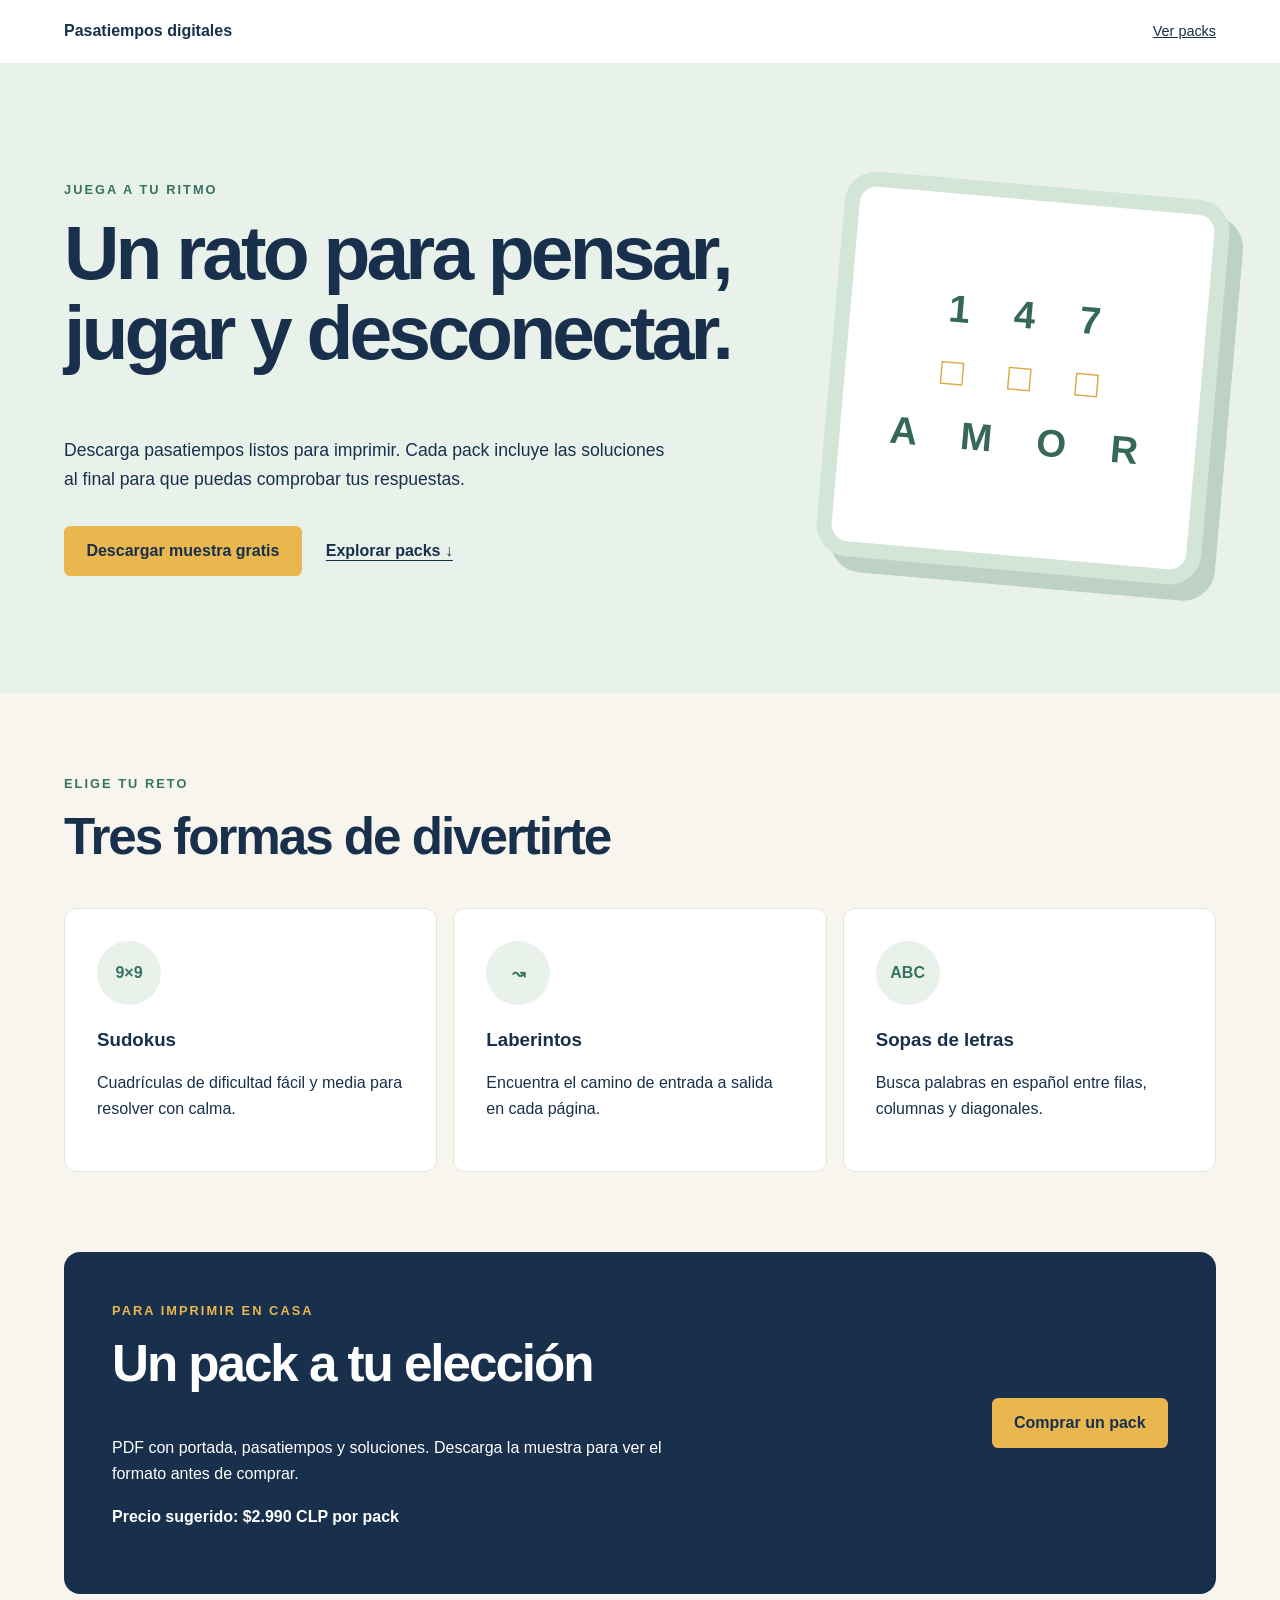
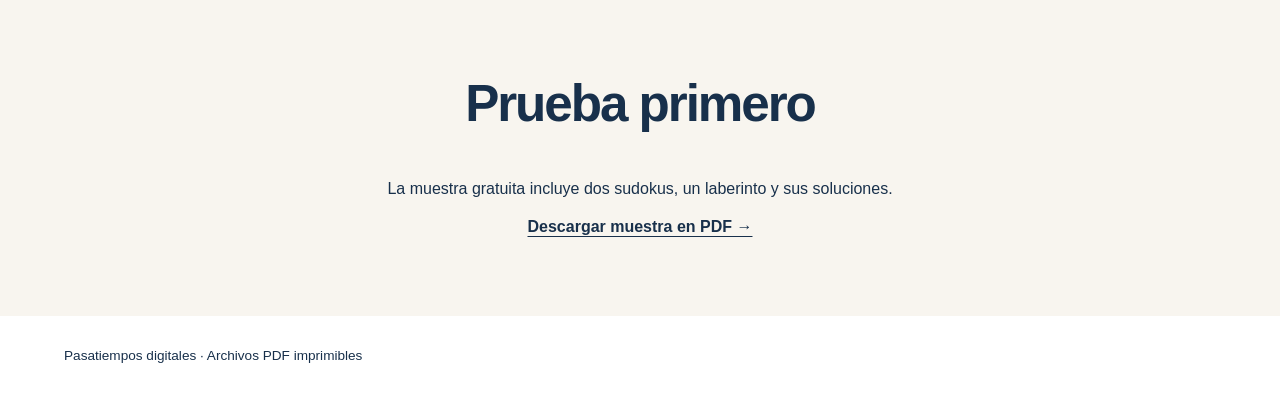
<file: index.html>
<!doctype html>
<html lang="es">
<head>
  <meta charset="utf-8">
  <meta name="viewport" content="width=device-width, initial-scale=1">
  <title>Pasatiempos digitales · Imprime y disfruta</title>
  <meta name="description" content="Packs imprimibles de sudokus, laberintos y sopas de letras con soluciones al final.">
  <link rel="stylesheet" href="/style.css">
</head>
<body>
  <header class="top"><a href="/" class="brand">Pasatiempos digitales</a><a href="#packs">Ver packs</a></header>
  <main>
    <section class="hero">
      <div><p class="eyebrow">Juega a tu ritmo</p><h1>Un rato para pensar, jugar y desconectar.</h1>
      <p>Descarga pasatiempos listos para imprimir. Cada pack incluye las soluciones al final para que puedas comprobar tus respuestas.</p>
      <div class="actions"><a class="button" href="/muestra_gratis.pdf" download>Descargar muestra gratis</a><a class="text-link" href="#packs">Explorar packs ↓</a></div></div>
      <div class="hero-art" aria-hidden="true"><span>1&nbsp; 4&nbsp; 7</span><span>□&nbsp; □&nbsp; □</span><span>A&nbsp; M&nbsp; O&nbsp; R</span></div>
    </section>
    <section id="packs" class="section"><p class="eyebrow">Elige tu reto</p><h2>Tres formas de divertirte</h2>
      <div class="grid"><article><div class="icon">9×9</div><h3>Sudokus</h3><p>Cuadrículas de dificultad fácil y media para resolver con calma.</p></article>
      <article><div class="icon">↝</div><h3>Laberintos</h3><p>Encuentra el camino de entrada a salida en cada página.</p></article>
      <article><div class="icon">ABC</div><h3>Sopas de letras</h3><p>Busca palabras en español entre filas, columnas y diagonales.</p></article></div>
    </section>
    <section class="offer"><div><p class="eyebrow">Para imprimir en casa</p><h2>Un pack a tu elección</h2><p>PDF con portada, pasatiempos y soluciones. Descarga la muestra para ver el formato antes de comprar.</p><p class="price">Precio sugerido: $2.990 CLP por pack</p></div><a class="button dark" href="/comprar">Comprar un pack</a></section>
    <section class="section sample"><h2>Prueba primero</h2><p>La muestra gratuita incluye dos sudokus, un laberinto y sus soluciones.</p><a class="text-link" href="/muestra_gratis.pdf" download>Descargar muestra en PDF →</a></section>
  </main>
  <footer>Pasatiempos digitales · Archivos PDF imprimibles</footer>
</body>
</html>
</file>
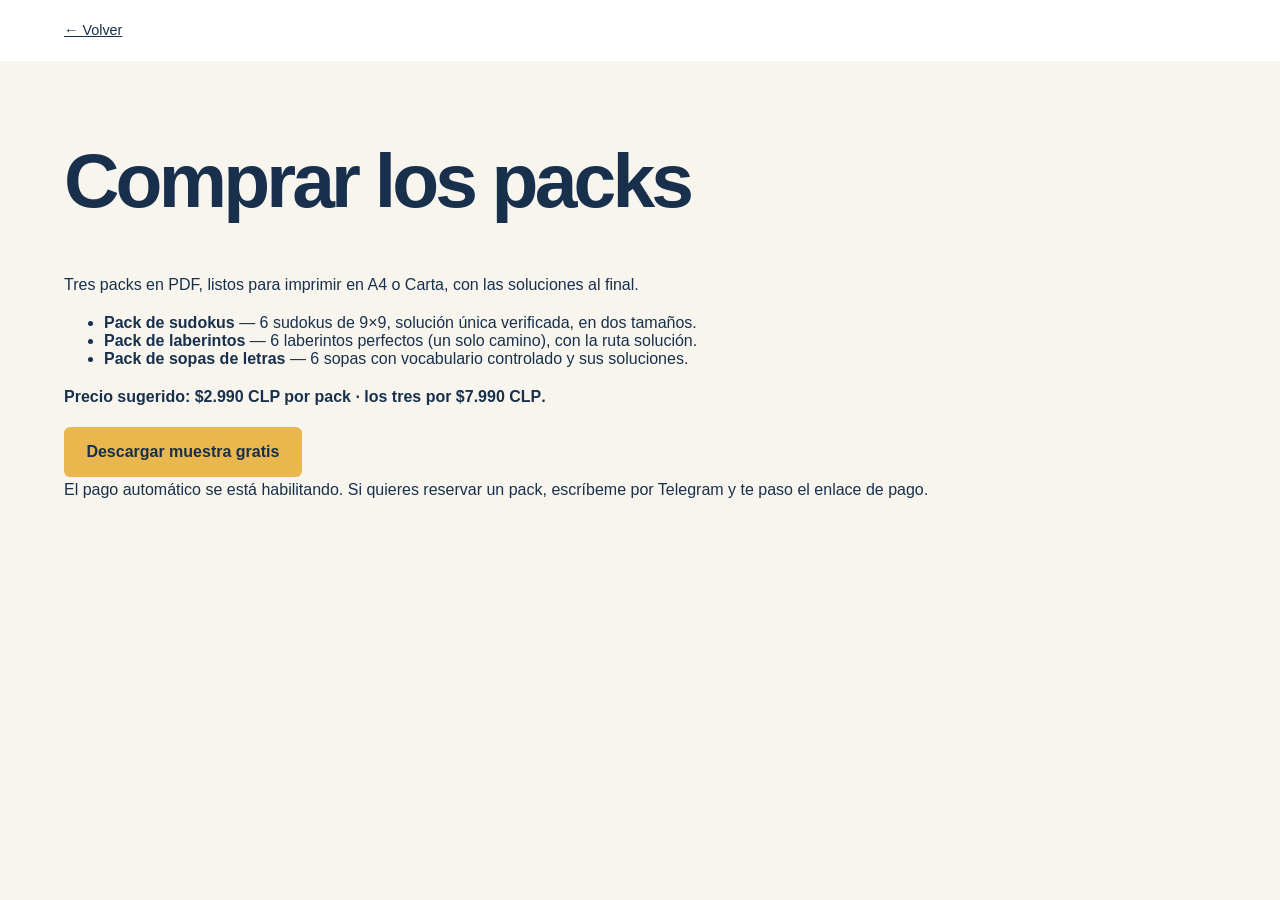
<file: comprar.html>
<!DOCTYPE html>
<html lang="es">
<head>
<meta charset="utf-8">
<meta name="viewport" content="width=device-width, initial-scale=1">
<title>Comprar · Pasatiempos digitales</title>
<link rel="stylesheet" href="/style.css">
</head>
<body>
<header class="top"><a href="/">← Volver</a></header>
<main class="section">
  <h1>Comprar los packs</h1>
  <p class="lead">Tres packs en PDF, listos para imprimir en A4 o Carta, con las soluciones al final.</p>
  <ul class="list">
    <li><strong>Pack de sudokus</strong> — 6 sudokus de 9×9, solución única verificada, en dos tamaños.</li>
    <li><strong>Pack de laberintos</strong> — 6 laberintos perfectos (un solo camino), con la ruta solución.</li>
    <li><strong>Pack de sopas de letras</strong> — 6 sopas con vocabulario controlado y sus soluciones.</li>
  </ul>
  <p class="price">Precio sugerido: <strong>$2.990 CLP por pack</strong> · los tres por <strong>$7.990 CLP</strong>.</p>
  <a class="button" href="/muestra_gratis.pdf" download>Descargar muestra gratis</a>
  <p class="note">El pago automático se está habilitando. Si quieres reservar un pack, escríbeme por Telegram y te paso el enlace de pago.</p>
</main>
</body>
</html>
</file>
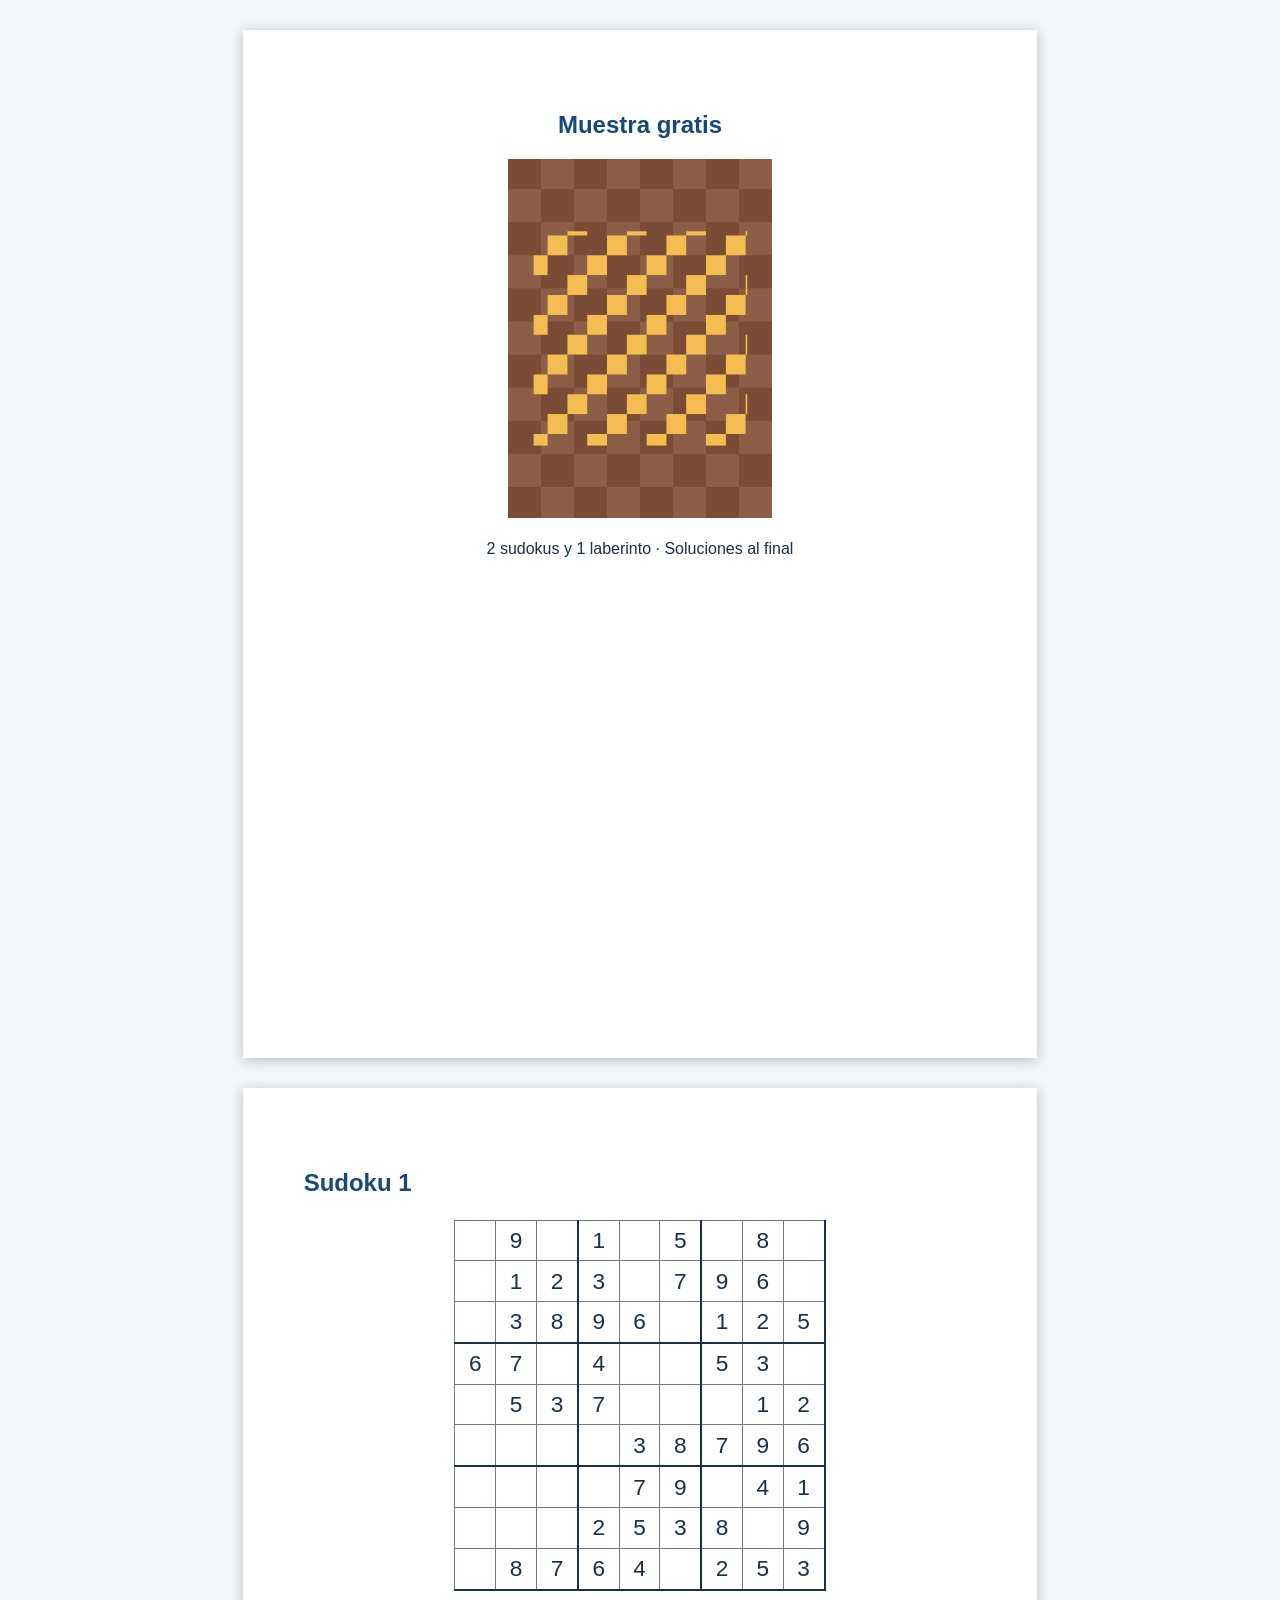
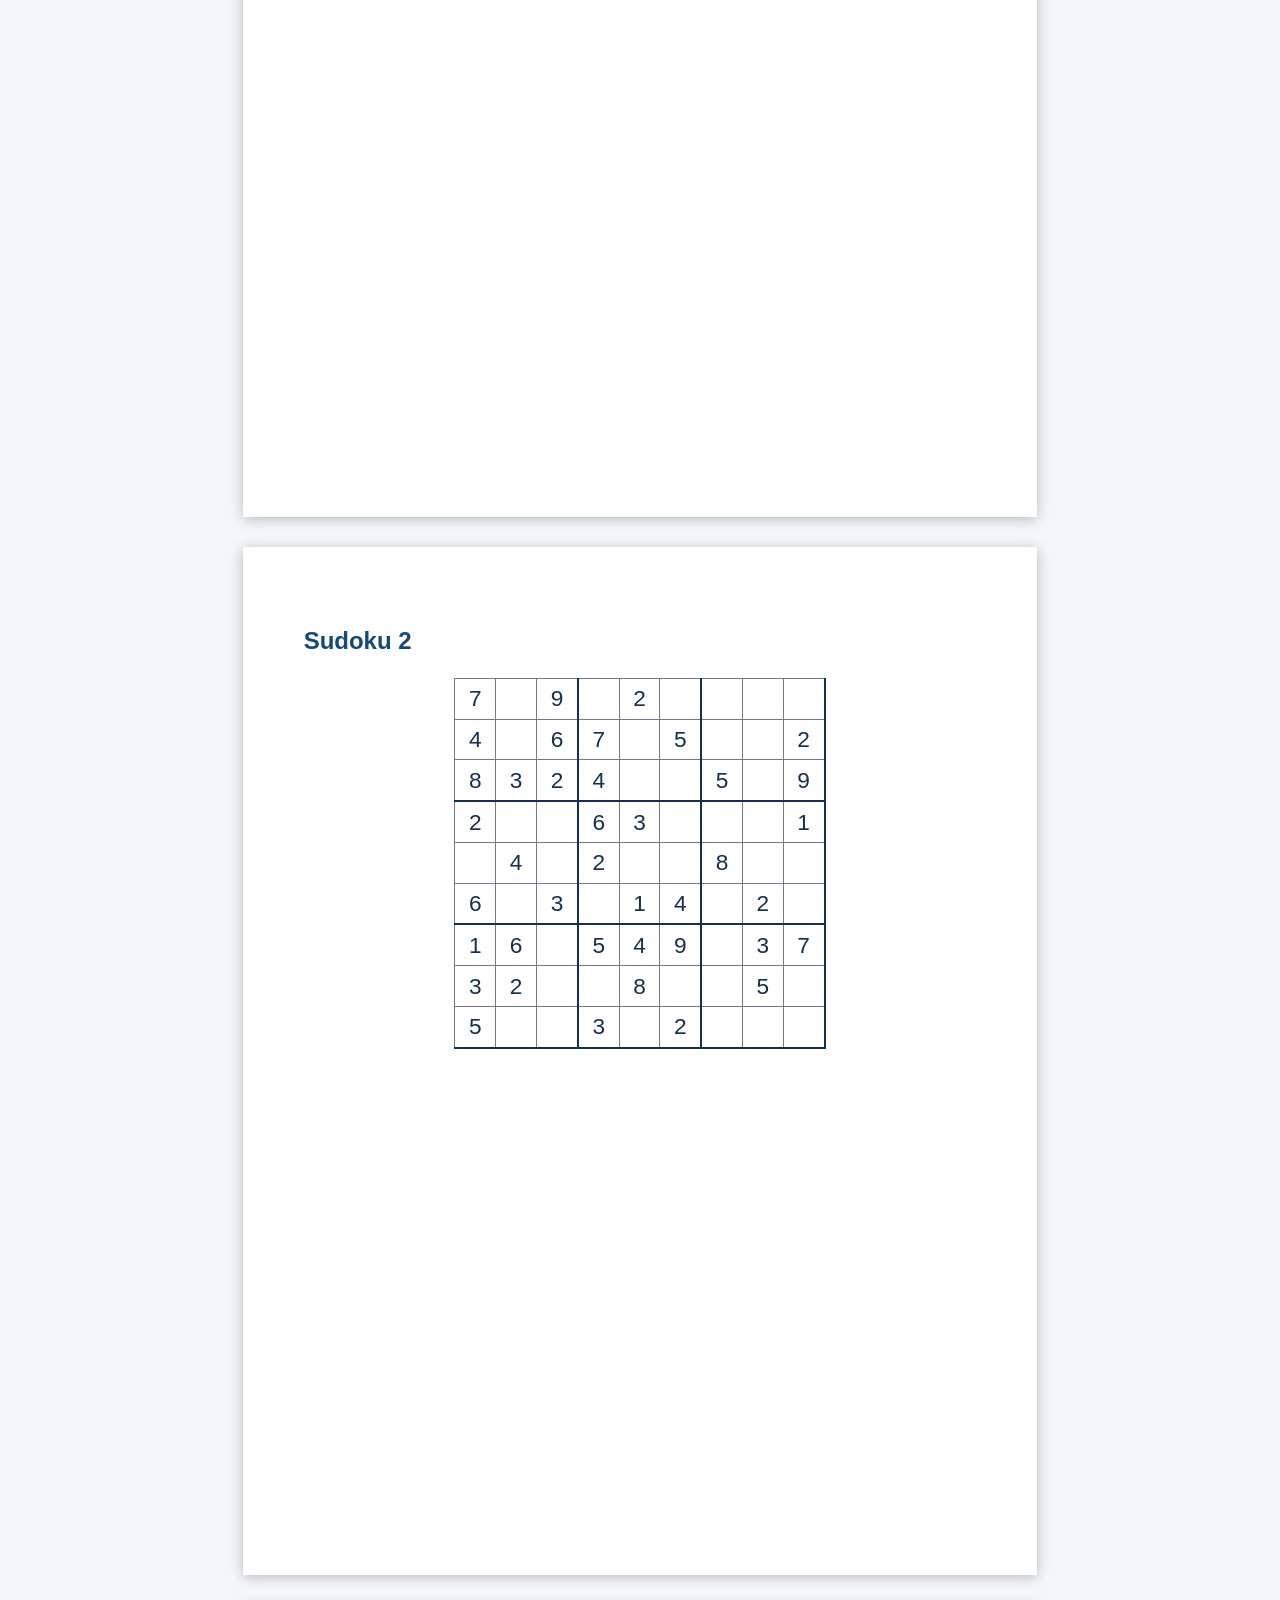
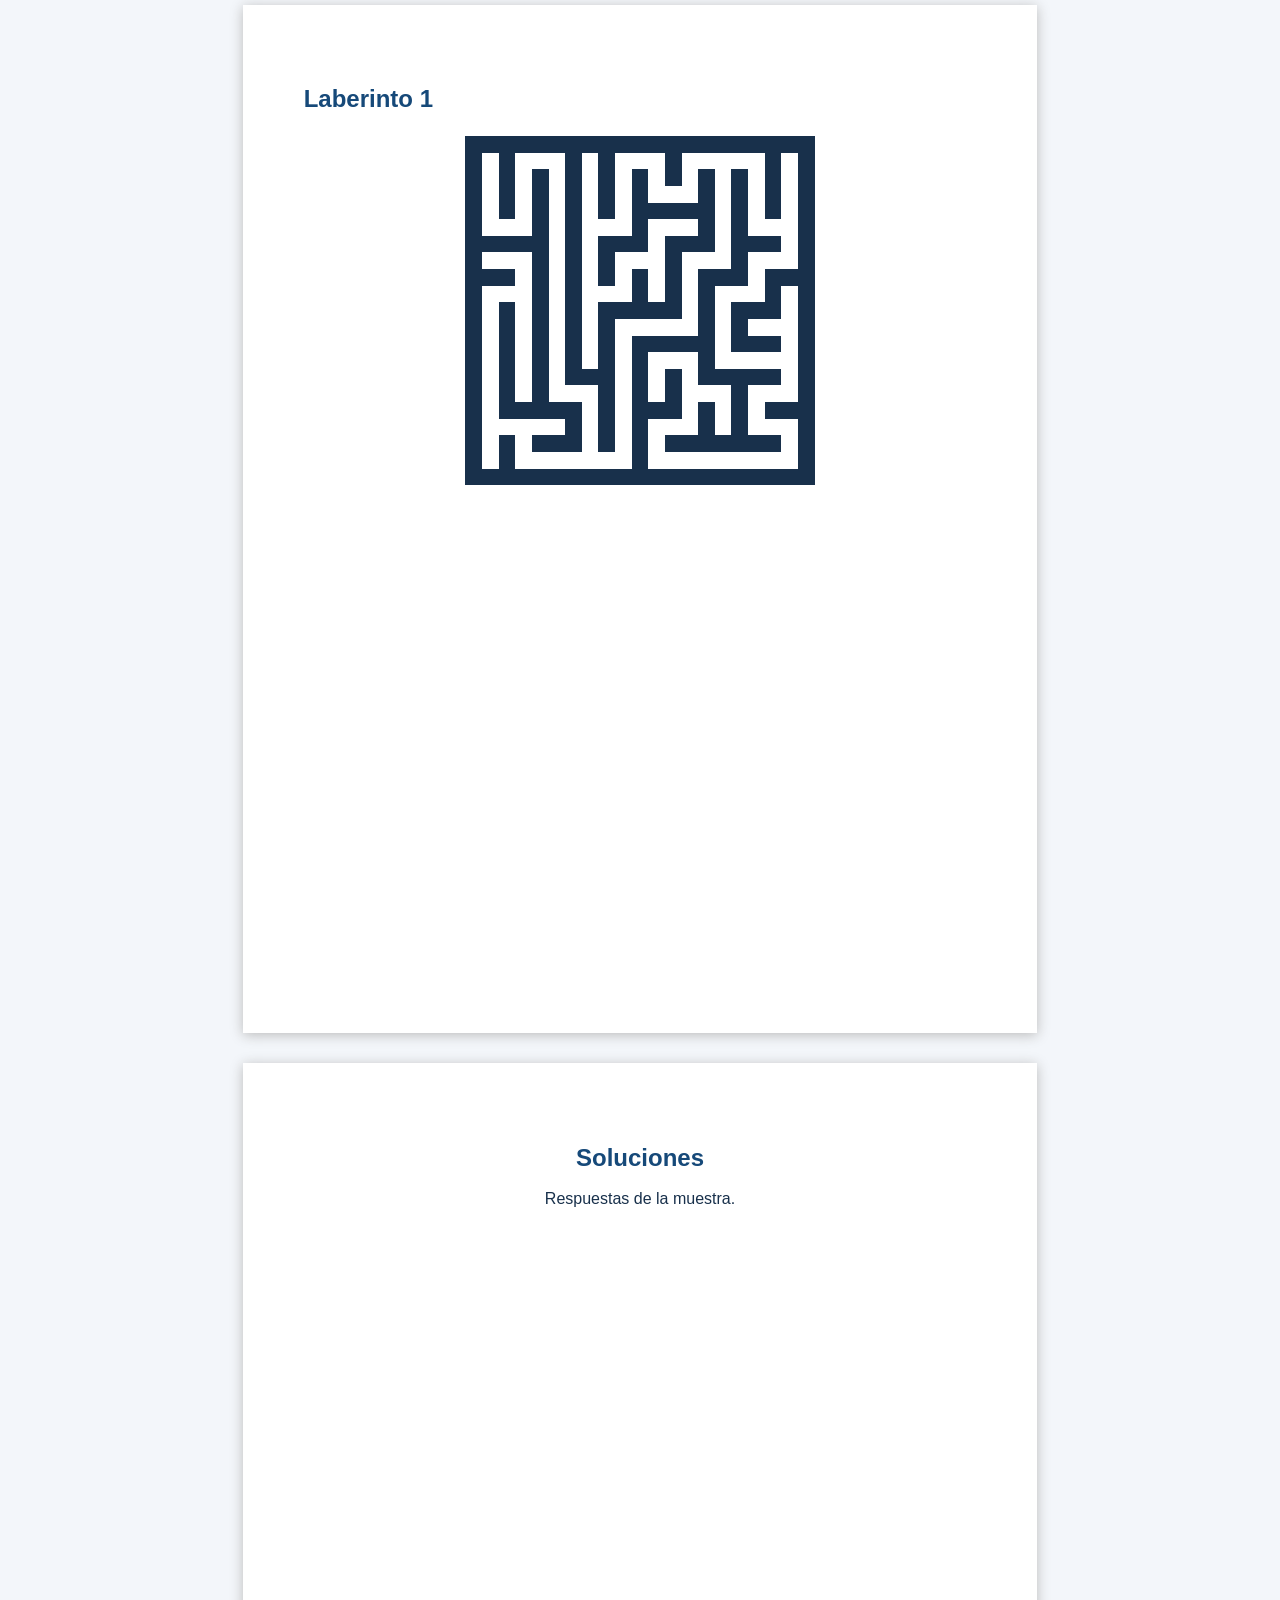
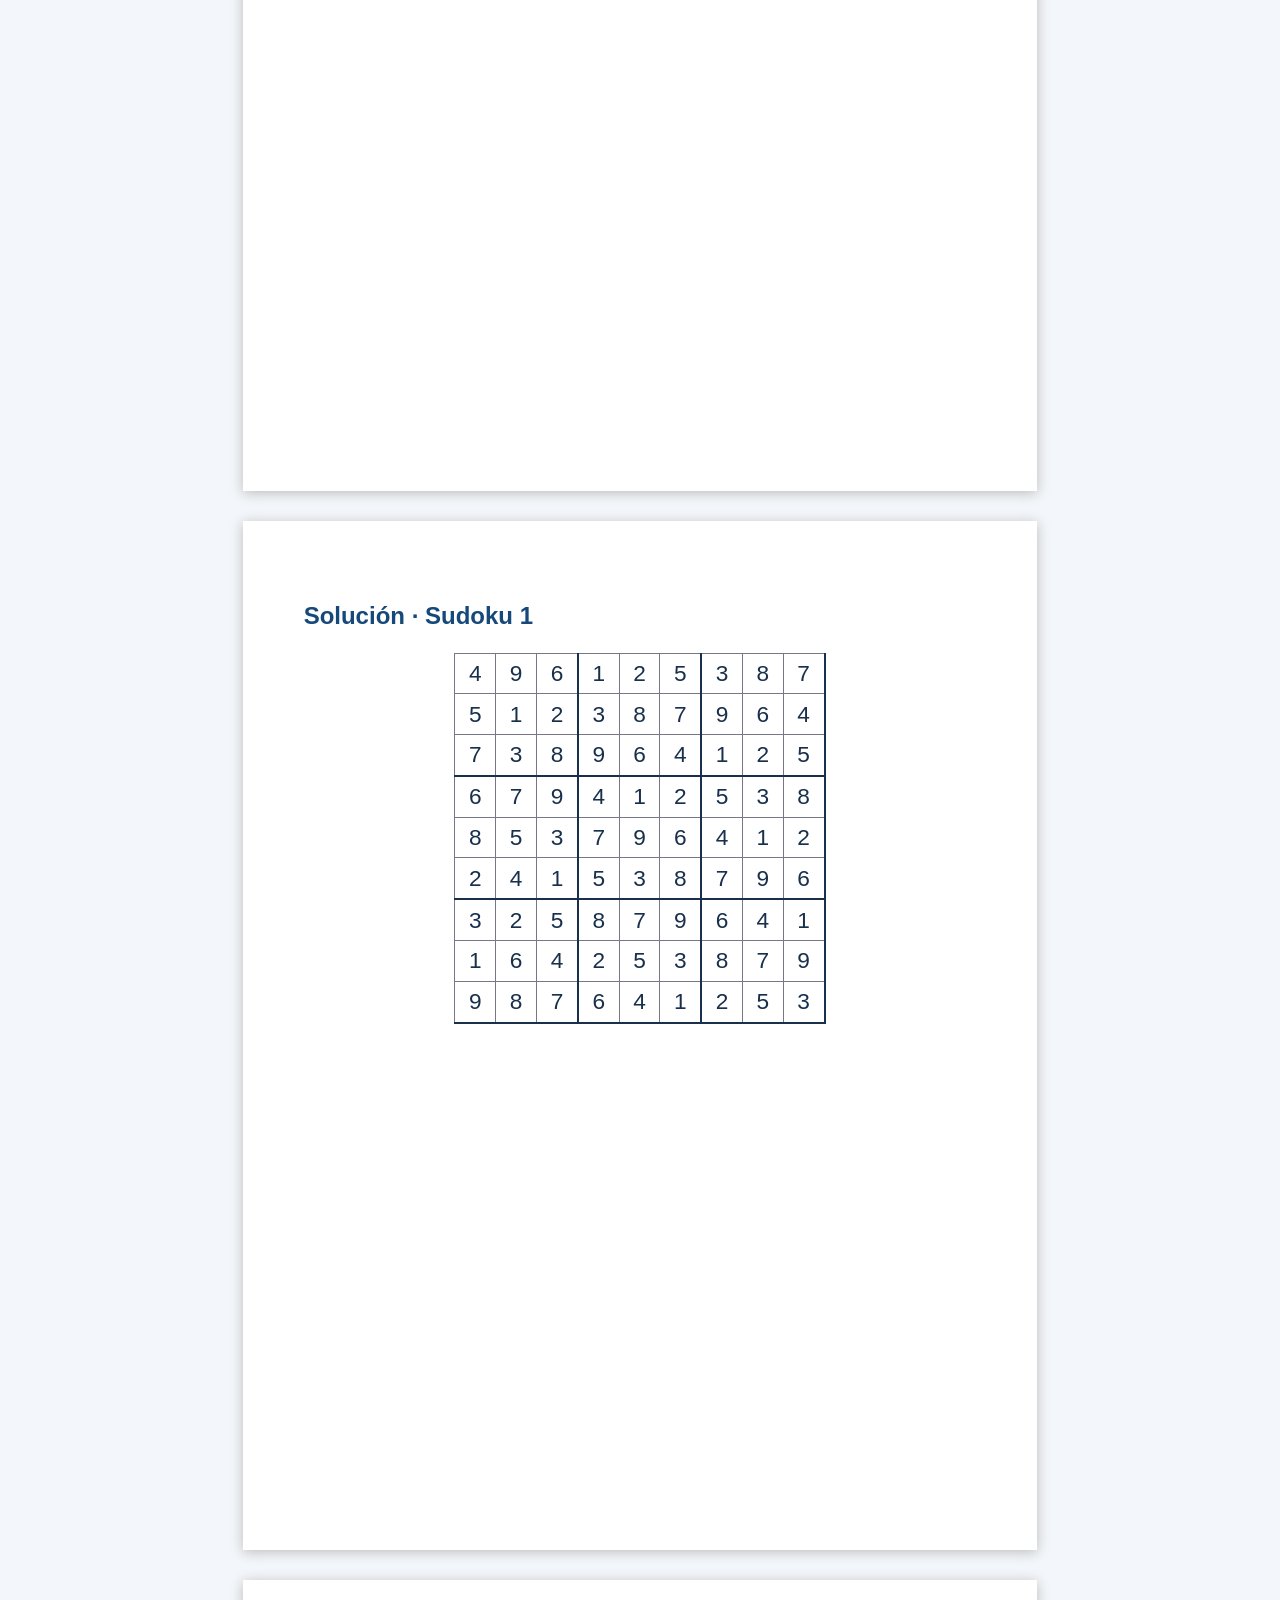
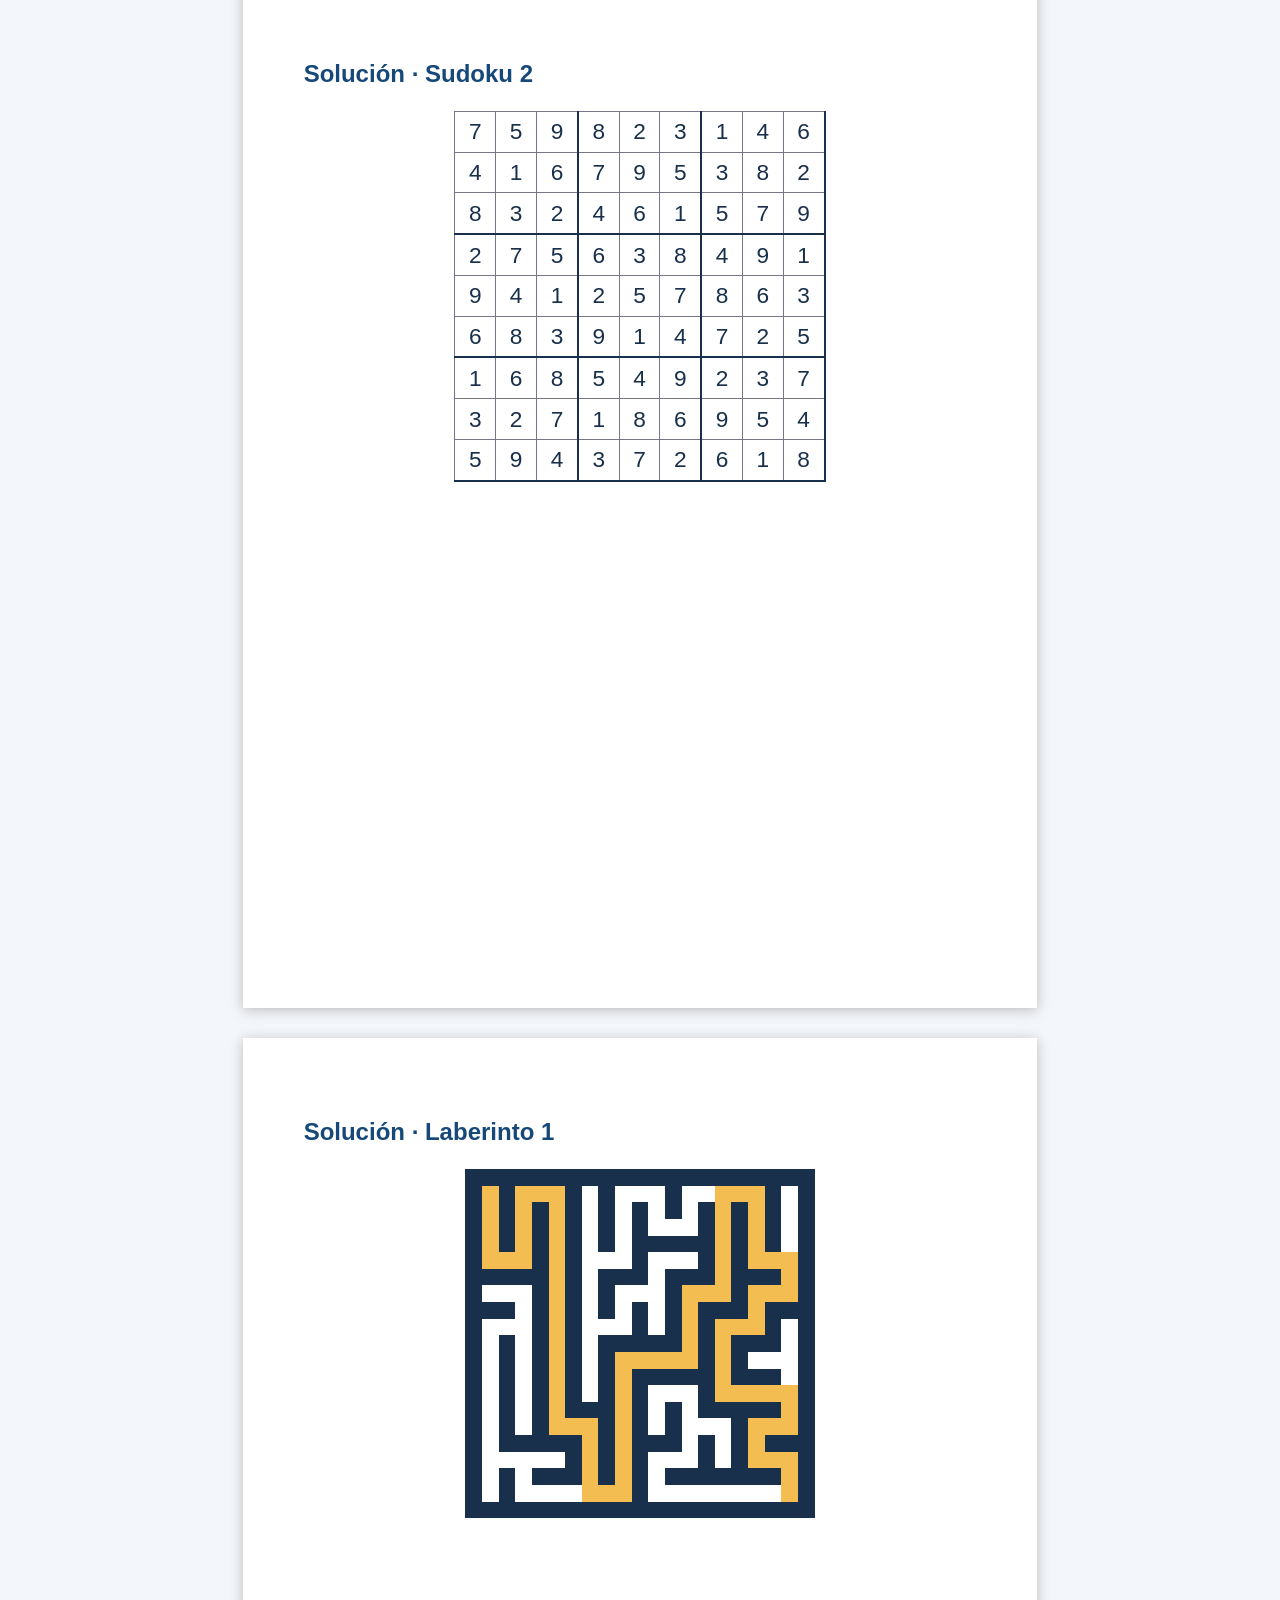
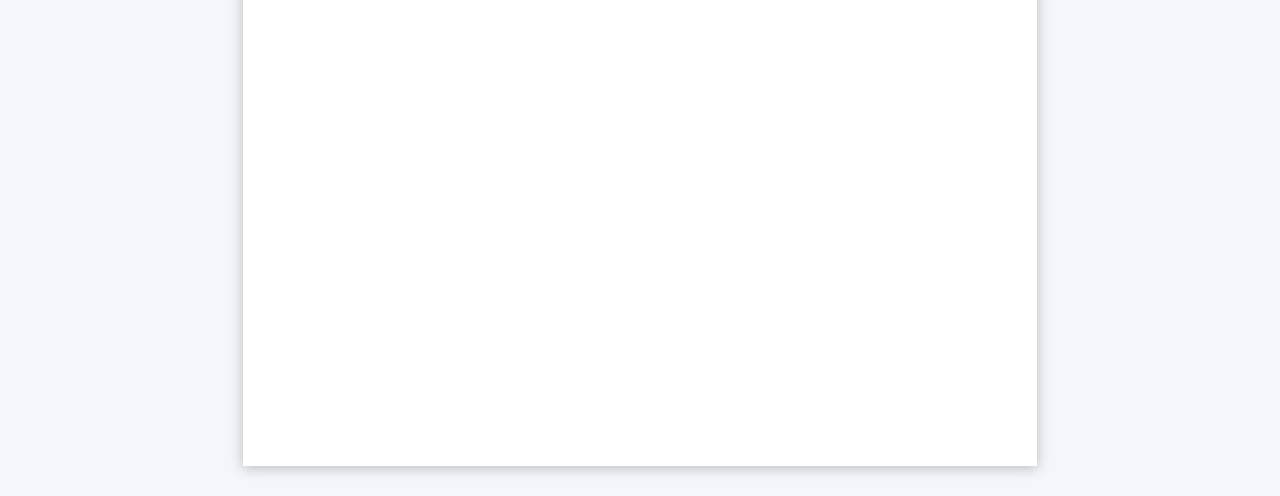
<file: products/muestra_gratis.html>
<!doctype html><html lang="es"><head><meta charset="utf-8"><title>Muestra gratis</title><style>
@page { size: A4; margin: 16mm; }
body { font-family: Arial, sans-serif; color: #18304b; margin: 0; }
.page { break-after: page; page-break-after: always; min-height: 240mm; }
.cover { text-align: center; padding-top: 25mm; }
.cover img { width: 70mm; height: 95mm; object-fit: cover; }
h1, h2 { color: #164979; } h2 { margin-bottom: 4mm; }
p { line-height: 1.4; }
table { border-collapse: collapse; margin: 6mm auto; }
td { text-align: center; vertical-align: middle; }
.sudoku td { width: 10mm; height: 10mm; border: 1px solid #778; font-size: 17pt; }
.sudoku tr:nth-child(3n) td { border-bottom: 2px solid #18304b; }
.sudoku td:nth-child(3n) { border-right: 2px solid #18304b; }
.maze td { width: 4.4mm; height: 4.4mm; padding: 0; }
.wall { background: #18304b; } .route { background: #f4bd52; }
.wordsearch td { width: 7mm; height: 7mm; border: 1px solid #ccd; font-weight: bold; }
.found { background: #f4bd52; }
.words { text-align: center; max-width: 150mm; margin: auto; }
.solutions { text-align: center; }
@media screen { body { max-width: 210mm; margin: auto; background: #f3f6fa; }
  .page { background: white; padding: 16mm; margin: 8mm auto; box-shadow: 0 2px 12px #bbb; } }
</style></head><body><section class="page cover"><h1>Muestra gratis</h1><img src="portada_muestra_gratis.png" alt="Portada decorativa"><p>2 sudokus y 1 laberinto · Soluciones al final</p></section><section class="page "><h2>Sudoku 1</h2><table class="sudoku"><tr><td class="">&nbsp;</td><td class="">9</td><td class="">&nbsp;</td><td class="">1</td><td class="">&nbsp;</td><td class="">5</td><td class="">&nbsp;</td><td class="">8</td><td class="">&nbsp;</td></tr><tr><td class="">&nbsp;</td><td class="">1</td><td class="">2</td><td class="">3</td><td class="">&nbsp;</td><td class="">7</td><td class="">9</td><td class="">6</td><td class="">&nbsp;</td></tr><tr><td class="">&nbsp;</td><td class="">3</td><td class="">8</td><td class="">9</td><td class="">6</td><td class="">&nbsp;</td><td class="">1</td><td class="">2</td><td class="">5</td></tr><tr><td class="">6</td><td class="">7</td><td class="">&nbsp;</td><td class="">4</td><td class="">&nbsp;</td><td class="">&nbsp;</td><td class="">5</td><td class="">3</td><td class="">&nbsp;</td></tr><tr><td class="">&nbsp;</td><td class="">5</td><td class="">3</td><td class="">7</td><td class="">&nbsp;</td><td class="">&nbsp;</td><td class="">&nbsp;</td><td class="">1</td><td class="">2</td></tr><tr><td class="">&nbsp;</td><td class="">&nbsp;</td><td class="">&nbsp;</td><td class="">&nbsp;</td><td class="">3</td><td class="">8</td><td class="">7</td><td class="">9</td><td class="">6</td></tr><tr><td class="">&nbsp;</td><td class="">&nbsp;</td><td class="">&nbsp;</td><td class="">&nbsp;</td><td class="">7</td><td class="">9</td><td class="">&nbsp;</td><td class="">4</td><td class="">1</td></tr><tr><td class="">&nbsp;</td><td class="">&nbsp;</td><td class="">&nbsp;</td><td class="">2</td><td class="">5</td><td class="">3</td><td class="">8</td><td class="">&nbsp;</td><td class="">9</td></tr><tr><td class="">&nbsp;</td><td class="">8</td><td class="">7</td><td class="">6</td><td class="">4</td><td class="">&nbsp;</td><td class="">2</td><td class="">5</td><td class="">3</td></tr></table></section><section class="page "><h2>Sudoku 2</h2><table class="sudoku"><tr><td class="">7</td><td class="">&nbsp;</td><td class="">9</td><td class="">&nbsp;</td><td class="">2</td><td class="">&nbsp;</td><td class="">&nbsp;</td><td class="">&nbsp;</td><td class="">&nbsp;</td></tr><tr><td class="">4</td><td class="">&nbsp;</td><td class="">6</td><td class="">7</td><td class="">&nbsp;</td><td class="">5</td><td class="">&nbsp;</td><td class="">&nbsp;</td><td class="">2</td></tr><tr><td class="">8</td><td class="">3</td><td class="">2</td><td class="">4</td><td class="">&nbsp;</td><td class="">&nbsp;</td><td class="">5</td><td class="">&nbsp;</td><td class="">9</td></tr><tr><td class="">2</td><td class="">&nbsp;</td><td class="">&nbsp;</td><td class="">6</td><td class="">3</td><td class="">&nbsp;</td><td class="">&nbsp;</td><td class="">&nbsp;</td><td class="">1</td></tr><tr><td class="">&nbsp;</td><td class="">4</td><td class="">&nbsp;</td><td class="">2</td><td class="">&nbsp;</td><td class="">&nbsp;</td><td class="">8</td><td class="">&nbsp;</td><td class="">&nbsp;</td></tr><tr><td class="">6</td><td class="">&nbsp;</td><td class="">3</td><td class="">&nbsp;</td><td class="">1</td><td class="">4</td><td class="">&nbsp;</td><td class="">2</td><td class="">&nbsp;</td></tr><tr><td class="">1</td><td class="">6</td><td class="">&nbsp;</td><td class="">5</td><td class="">4</td><td class="">9</td><td class="">&nbsp;</td><td class="">3</td><td class="">7</td></tr><tr><td class="">3</td><td class="">2</td><td class="">&nbsp;</td><td class="">&nbsp;</td><td class="">8</td><td class="">&nbsp;</td><td class="">&nbsp;</td><td class="">5</td><td class="">&nbsp;</td></tr><tr><td class="">5</td><td class="">&nbsp;</td><td class="">&nbsp;</td><td class="">3</td><td class="">&nbsp;</td><td class="">2</td><td class="">&nbsp;</td><td class="">&nbsp;</td><td class="">&nbsp;</td></tr></table></section><section class="page "><h2>Laberinto 1</h2><table class="maze"><tr><td class="wall"></td><td class="wall"></td><td class="wall"></td><td class="wall"></td><td class="wall"></td><td class="wall"></td><td class="wall"></td><td class="wall"></td><td class="wall"></td><td class="wall"></td><td class="wall"></td><td class="wall"></td><td class="wall"></td><td class="wall"></td><td class="wall"></td><td class="wall"></td><td class="wall"></td><td class="wall"></td><td class="wall"></td><td class="wall"></td><td class="wall"></td></tr><tr><td class="wall"></td><td class=""></td><td class="wall"></td><td class=""></td><td class=""></td><td class=""></td><td class="wall"></td><td class=""></td><td class="wall"></td><td class=""></td><td class=""></td><td class=""></td><td class="wall"></td><td class=""></td><td class=""></td><td class=""></td><td class=""></td><td class=""></td><td class="wall"></td><td class=""></td><td class="wall"></td></tr><tr><td class="wall"></td><td class=""></td><td class="wall"></td><td class=""></td><td class="wall"></td><td class=""></td><td class="wall"></td><td class=""></td><td class="wall"></td><td class=""></td><td class="wall"></td><td class=""></td><td class="wall"></td><td class=""></td><td class="wall"></td><td class=""></td><td class="wall"></td><td class=""></td><td class="wall"></td><td class=""></td><td class="wall"></td></tr><tr><td class="wall"></td><td class=""></td><td class="wall"></td><td class=""></td><td class="wall"></td><td class=""></td><td class="wall"></td><td class=""></td><td class="wall"></td><td class=""></td><td class="wall"></td><td class=""></td><td class=""></td><td class=""></td><td class="wall"></td><td class=""></td><td class="wall"></td><td class=""></td><td class="wall"></td><td class=""></td><td class="wall"></td></tr><tr><td class="wall"></td><td class=""></td><td class="wall"></td><td class=""></td><td class="wall"></td><td class=""></td><td class="wall"></td><td class=""></td><td class="wall"></td><td class=""></td><td class="wall"></td><td class="wall"></td><td class="wall"></td><td class="wall"></td><td class="wall"></td><td class=""></td><td class="wall"></td><td class=""></td><td class="wall"></td><td class=""></td><td class="wall"></td></tr><tr><td class="wall"></td><td class=""></td><td class=""></td><td class=""></td><td class="wall"></td><td class=""></td><td class="wall"></td><td class=""></td><td class=""></td><td class=""></td><td class="wall"></td><td class=""></td><td class=""></td><td class=""></td><td class="wall"></td><td class=""></td><td class="wall"></td><td class=""></td><td class=""></td><td class=""></td><td class="wall"></td></tr><tr><td class="wall"></td><td class="wall"></td><td class="wall"></td><td class="wall"></td><td class="wall"></td><td class=""></td><td class="wall"></td><td class=""></td><td class="wall"></td><td class="wall"></td><td class="wall"></td><td class=""></td><td class="wall"></td><td class="wall"></td><td class="wall"></td><td class=""></td><td class="wall"></td><td class="wall"></td><td class="wall"></td><td class=""></td><td class="wall"></td></tr><tr><td class="wall"></td><td class=""></td><td class=""></td><td class=""></td><td class="wall"></td><td class=""></td><td class="wall"></td><td class=""></td><td class="wall"></td><td class=""></td><td class=""></td><td class=""></td><td class="wall"></td><td class=""></td><td class=""></td><td class=""></td><td class="wall"></td><td class=""></td><td class=""></td><td class=""></td><td class="wall"></td></tr><tr><td class="wall"></td><td class="wall"></td><td class="wall"></td><td class=""></td><td class="wall"></td><td class=""></td><td class="wall"></td><td class=""></td><td class="wall"></td><td class=""></td><td class="wall"></td><td class=""></td><td class="wall"></td><td class=""></td><td class="wall"></td><td class="wall"></td><td class="wall"></td><td class=""></td><td class="wall"></td><td class="wall"></td><td class="wall"></td></tr><tr><td class="wall"></td><td class=""></td><td class=""></td><td class=""></td><td class="wall"></td><td class=""></td><td class="wall"></td><td class=""></td><td class=""></td><td class=""></td><td class="wall"></td><td class=""></td><td class="wall"></td><td class=""></td><td class="wall"></td><td class=""></td><td class=""></td><td class=""></td><td class="wall"></td><td class=""></td><td class="wall"></td></tr><tr><td class="wall"></td><td class=""></td><td class="wall"></td><td class=""></td><td class="wall"></td><td class=""></td><td class="wall"></td><td class=""></td><td class="wall"></td><td class="wall"></td><td class="wall"></td><td class="wall"></td><td class="wall"></td><td class=""></td><td class="wall"></td><td class=""></td><td class="wall"></td><td class="wall"></td><td class="wall"></td><td class=""></td><td class="wall"></td></tr><tr><td class="wall"></td><td class=""></td><td class="wall"></td><td class=""></td><td class="wall"></td><td class=""></td><td class="wall"></td><td class=""></td><td class="wall"></td><td class=""></td><td class=""></td><td class=""></td><td class=""></td><td class=""></td><td class="wall"></td><td class=""></td><td class="wall"></td><td class=""></td><td class=""></td><td class=""></td><td class="wall"></td></tr><tr><td class="wall"></td><td class=""></td><td class="wall"></td><td class=""></td><td class="wall"></td><td class=""></td><td class="wall"></td><td class=""></td><td class="wall"></td><td class=""></td><td class="wall"></td><td class="wall"></td><td class="wall"></td><td class="wall"></td><td class="wall"></td><td class=""></td><td class="wall"></td><td class="wall"></td><td class="wall"></td><td class=""></td><td class="wall"></td></tr><tr><td class="wall"></td><td class=""></td><td class="wall"></td><td class=""></td><td class="wall"></td><td class=""></td><td class="wall"></td><td class=""></td><td class="wall"></td><td class=""></td><td class="wall"></td><td class=""></td><td class=""></td><td class=""></td><td class="wall"></td><td class=""></td><td class=""></td><td class=""></td><td class=""></td><td class=""></td><td class="wall"></td></tr><tr><td class="wall"></td><td class=""></td><td class="wall"></td><td class=""></td><td class="wall"></td><td class=""></td><td class="wall"></td><td class="wall"></td><td class="wall"></td><td class=""></td><td class="wall"></td><td class=""></td><td class="wall"></td><td class=""></td><td class="wall"></td><td class="wall"></td><td class="wall"></td><td class="wall"></td><td class="wall"></td><td class=""></td><td class="wall"></td></tr><tr><td class="wall"></td><td class=""></td><td class="wall"></td><td class=""></td><td class="wall"></td><td class=""></td><td class=""></td><td class=""></td><td class="wall"></td><td class=""></td><td class="wall"></td><td class=""></td><td class="wall"></td><td class=""></td><td class=""></td><td class=""></td><td class="wall"></td><td class=""></td><td class=""></td><td class=""></td><td class="wall"></td></tr><tr><td class="wall"></td><td class=""></td><td class="wall"></td><td class="wall"></td><td class="wall"></td><td class="wall"></td><td class="wall"></td><td class=""></td><td class="wall"></td><td class=""></td><td class="wall"></td><td class="wall"></td><td class="wall"></td><td class=""></td><td class="wall"></td><td class=""></td><td class="wall"></td><td class=""></td><td class="wall"></td><td class="wall"></td><td class="wall"></td></tr><tr><td class="wall"></td><td class=""></td><td class=""></td><td class=""></td><td class=""></td><td class=""></td><td class="wall"></td><td class=""></td><td class="wall"></td><td class=""></td><td class="wall"></td><td class=""></td><td class=""></td><td class=""></td><td class="wall"></td><td class=""></td><td class="wall"></td><td class=""></td><td class=""></td><td class=""></td><td class="wall"></td></tr><tr><td class="wall"></td><td class=""></td><td class="wall"></td><td class=""></td><td class="wall"></td><td class="wall"></td><td class="wall"></td><td class=""></td><td class="wall"></td><td class=""></td><td class="wall"></td><td class=""></td><td class="wall"></td><td class="wall"></td><td class="wall"></td><td class="wall"></td><td class="wall"></td><td class="wall"></td><td class="wall"></td><td class=""></td><td class="wall"></td></tr><tr><td class="wall"></td><td class=""></td><td class="wall"></td><td class=""></td><td class=""></td><td class=""></td><td class=""></td><td class=""></td><td class=""></td><td class=""></td><td class="wall"></td><td class=""></td><td class=""></td><td class=""></td><td class=""></td><td class=""></td><td class=""></td><td class=""></td><td class=""></td><td class=""></td><td class="wall"></td></tr><tr><td class="wall"></td><td class="wall"></td><td class="wall"></td><td class="wall"></td><td class="wall"></td><td class="wall"></td><td class="wall"></td><td class="wall"></td><td class="wall"></td><td class="wall"></td><td class="wall"></td><td class="wall"></td><td class="wall"></td><td class="wall"></td><td class="wall"></td><td class="wall"></td><td class="wall"></td><td class="wall"></td><td class="wall"></td><td class="wall"></td><td class="wall"></td></tr></table></section><section class="page solutions"><h2>Soluciones</h2><p>Respuestas de la muestra.</p></section><section class="page "><h2>Solución · Sudoku 1</h2><table class="sudoku"><tr><td class="">4</td><td class="">9</td><td class="">6</td><td class="">1</td><td class="">2</td><td class="">5</td><td class="">3</td><td class="">8</td><td class="">7</td></tr><tr><td class="">5</td><td class="">1</td><td class="">2</td><td class="">3</td><td class="">8</td><td class="">7</td><td class="">9</td><td class="">6</td><td class="">4</td></tr><tr><td class="">7</td><td class="">3</td><td class="">8</td><td class="">9</td><td class="">6</td><td class="">4</td><td class="">1</td><td class="">2</td><td class="">5</td></tr><tr><td class="">6</td><td class="">7</td><td class="">9</td><td class="">4</td><td class="">1</td><td class="">2</td><td class="">5</td><td class="">3</td><td class="">8</td></tr><tr><td class="">8</td><td class="">5</td><td class="">3</td><td class="">7</td><td class="">9</td><td class="">6</td><td class="">4</td><td class="">1</td><td class="">2</td></tr><tr><td class="">2</td><td class="">4</td><td class="">1</td><td class="">5</td><td class="">3</td><td class="">8</td><td class="">7</td><td class="">9</td><td class="">6</td></tr><tr><td class="">3</td><td class="">2</td><td class="">5</td><td class="">8</td><td class="">7</td><td class="">9</td><td class="">6</td><td class="">4</td><td class="">1</td></tr><tr><td class="">1</td><td class="">6</td><td class="">4</td><td class="">2</td><td class="">5</td><td class="">3</td><td class="">8</td><td class="">7</td><td class="">9</td></tr><tr><td class="">9</td><td class="">8</td><td class="">7</td><td class="">6</td><td class="">4</td><td class="">1</td><td class="">2</td><td class="">5</td><td class="">3</td></tr></table></section><section class="page "><h2>Solución · Sudoku 2</h2><table class="sudoku"><tr><td class="">7</td><td class="">5</td><td class="">9</td><td class="">8</td><td class="">2</td><td class="">3</td><td class="">1</td><td class="">4</td><td class="">6</td></tr><tr><td class="">4</td><td class="">1</td><td class="">6</td><td class="">7</td><td class="">9</td><td class="">5</td><td class="">3</td><td class="">8</td><td class="">2</td></tr><tr><td class="">8</td><td class="">3</td><td class="">2</td><td class="">4</td><td class="">6</td><td class="">1</td><td class="">5</td><td class="">7</td><td class="">9</td></tr><tr><td class="">2</td><td class="">7</td><td class="">5</td><td class="">6</td><td class="">3</td><td class="">8</td><td class="">4</td><td class="">9</td><td class="">1</td></tr><tr><td class="">9</td><td class="">4</td><td class="">1</td><td class="">2</td><td class="">5</td><td class="">7</td><td class="">8</td><td class="">6</td><td class="">3</td></tr><tr><td class="">6</td><td class="">8</td><td class="">3</td><td class="">9</td><td class="">1</td><td class="">4</td><td class="">7</td><td class="">2</td><td class="">5</td></tr><tr><td class="">1</td><td class="">6</td><td class="">8</td><td class="">5</td><td class="">4</td><td class="">9</td><td class="">2</td><td class="">3</td><td class="">7</td></tr><tr><td class="">3</td><td class="">2</td><td class="">7</td><td class="">1</td><td class="">8</td><td class="">6</td><td class="">9</td><td class="">5</td><td class="">4</td></tr><tr><td class="">5</td><td class="">9</td><td class="">4</td><td class="">3</td><td class="">7</td><td class="">2</td><td class="">6</td><td class="">1</td><td class="">8</td></tr></table></section><section class="page "><h2>Solución · Laberinto 1</h2><table class="maze"><tr><td class="wall"></td><td class="wall"></td><td class="wall"></td><td class="wall"></td><td class="wall"></td><td class="wall"></td><td class="wall"></td><td class="wall"></td><td class="wall"></td><td class="wall"></td><td class="wall"></td><td class="wall"></td><td class="wall"></td><td class="wall"></td><td class="wall"></td><td class="wall"></td><td class="wall"></td><td class="wall"></td><td class="wall"></td><td class="wall"></td><td class="wall"></td></tr><tr><td class="wall"></td><td class="route"></td><td class="wall"></td><td class="route"></td><td class="route"></td><td class="route"></td><td class="wall"></td><td class=""></td><td class="wall"></td><td class=""></td><td class=""></td><td class=""></td><td class="wall"></td><td class=""></td><td class=""></td><td class="route"></td><td class="route"></td><td class="route"></td><td class="wall"></td><td class=""></td><td class="wall"></td></tr><tr><td class="wall"></td><td class="route"></td><td class="wall"></td><td class="route"></td><td class="wall"></td><td class="route"></td><td class="wall"></td><td class=""></td><td class="wall"></td><td class=""></td><td class="wall"></td><td class=""></td><td class="wall"></td><td class=""></td><td class="wall"></td><td class="route"></td><td class="wall"></td><td class="route"></td><td class="wall"></td><td class=""></td><td class="wall"></td></tr><tr><td class="wall"></td><td class="route"></td><td class="wall"></td><td class="route"></td><td class="wall"></td><td class="route"></td><td class="wall"></td><td class=""></td><td class="wall"></td><td class=""></td><td class="wall"></td><td class=""></td><td class=""></td><td class=""></td><td class="wall"></td><td class="route"></td><td class="wall"></td><td class="route"></td><td class="wall"></td><td class=""></td><td class="wall"></td></tr><tr><td class="wall"></td><td class="route"></td><td class="wall"></td><td class="route"></td><td class="wall"></td><td class="route"></td><td class="wall"></td><td class=""></td><td class="wall"></td><td class=""></td><td class="wall"></td><td class="wall"></td><td class="wall"></td><td class="wall"></td><td class="wall"></td><td class="route"></td><td class="wall"></td><td class="route"></td><td class="wall"></td><td class=""></td><td class="wall"></td></tr><tr><td class="wall"></td><td class="route"></td><td class="route"></td><td class="route"></td><td class="wall"></td><td class="route"></td><td class="wall"></td><td class=""></td><td class=""></td><td class=""></td><td class="wall"></td><td class=""></td><td class=""></td><td class=""></td><td class="wall"></td><td class="route"></td><td class="wall"></td><td class="route"></td><td class="route"></td><td class="route"></td><td class="wall"></td></tr><tr><td class="wall"></td><td class="wall"></td><td class="wall"></td><td class="wall"></td><td class="wall"></td><td class="route"></td><td class="wall"></td><td class=""></td><td class="wall"></td><td class="wall"></td><td class="wall"></td><td class=""></td><td class="wall"></td><td class="wall"></td><td class="wall"></td><td class="route"></td><td class="wall"></td><td class="wall"></td><td class="wall"></td><td class="route"></td><td class="wall"></td></tr><tr><td class="wall"></td><td class=""></td><td class=""></td><td class=""></td><td class="wall"></td><td class="route"></td><td class="wall"></td><td class=""></td><td class="wall"></td><td class=""></td><td class=""></td><td class=""></td><td class="wall"></td><td class="route"></td><td class="route"></td><td class="route"></td><td class="wall"></td><td class="route"></td><td class="route"></td><td class="route"></td><td class="wall"></td></tr><tr><td class="wall"></td><td class="wall"></td><td class="wall"></td><td class=""></td><td class="wall"></td><td class="route"></td><td class="wall"></td><td class=""></td><td class="wall"></td><td class=""></td><td class="wall"></td><td class=""></td><td class="wall"></td><td class="route"></td><td class="wall"></td><td class="wall"></td><td class="wall"></td><td class="route"></td><td class="wall"></td><td class="wall"></td><td class="wall"></td></tr><tr><td class="wall"></td><td class=""></td><td class=""></td><td class=""></td><td class="wall"></td><td class="route"></td><td class="wall"></td><td class=""></td><td class=""></td><td class=""></td><td class="wall"></td><td class=""></td><td class="wall"></td><td class="route"></td><td class="wall"></td><td class="route"></td><td class="route"></td><td class="route"></td><td class="wall"></td><td class=""></td><td class="wall"></td></tr><tr><td class="wall"></td><td class=""></td><td class="wall"></td><td class=""></td><td class="wall"></td><td class="route"></td><td class="wall"></td><td class=""></td><td class="wall"></td><td class="wall"></td><td class="wall"></td><td class="wall"></td><td class="wall"></td><td class="route"></td><td class="wall"></td><td class="route"></td><td class="wall"></td><td class="wall"></td><td class="wall"></td><td class=""></td><td class="wall"></td></tr><tr><td class="wall"></td><td class=""></td><td class="wall"></td><td class=""></td><td class="wall"></td><td class="route"></td><td class="wall"></td><td class=""></td><td class="wall"></td><td class="route"></td><td class="route"></td><td class="route"></td><td class="route"></td><td class="route"></td><td class="wall"></td><td class="route"></td><td class="wall"></td><td class=""></td><td class=""></td><td class=""></td><td class="wall"></td></tr><tr><td class="wall"></td><td class=""></td><td class="wall"></td><td class=""></td><td class="wall"></td><td class="route"></td><td class="wall"></td><td class=""></td><td class="wall"></td><td class="route"></td><td class="wall"></td><td class="wall"></td><td class="wall"></td><td class="wall"></td><td class="wall"></td><td class="route"></td><td class="wall"></td><td class="wall"></td><td class="wall"></td><td class=""></td><td class="wall"></td></tr><tr><td class="wall"></td><td class=""></td><td class="wall"></td><td class=""></td><td class="wall"></td><td class="route"></td><td class="wall"></td><td class=""></td><td class="wall"></td><td class="route"></td><td class="wall"></td><td class=""></td><td class=""></td><td class=""></td><td class="wall"></td><td class="route"></td><td class="route"></td><td class="route"></td><td class="route"></td><td class="route"></td><td class="wall"></td></tr><tr><td class="wall"></td><td class=""></td><td class="wall"></td><td class=""></td><td class="wall"></td><td class="route"></td><td class="wall"></td><td class="wall"></td><td class="wall"></td><td class="route"></td><td class="wall"></td><td class=""></td><td class="wall"></td><td class=""></td><td class="wall"></td><td class="wall"></td><td class="wall"></td><td class="wall"></td><td class="wall"></td><td class="route"></td><td class="wall"></td></tr><tr><td class="wall"></td><td class=""></td><td class="wall"></td><td class=""></td><td class="wall"></td><td class="route"></td><td class="route"></td><td class="route"></td><td class="wall"></td><td class="route"></td><td class="wall"></td><td class=""></td><td class="wall"></td><td class=""></td><td class=""></td><td class=""></td><td class="wall"></td><td class="route"></td><td class="route"></td><td class="route"></td><td class="wall"></td></tr><tr><td class="wall"></td><td class=""></td><td class="wall"></td><td class="wall"></td><td class="wall"></td><td class="wall"></td><td class="wall"></td><td class="route"></td><td class="wall"></td><td class="route"></td><td class="wall"></td><td class="wall"></td><td class="wall"></td><td class=""></td><td class="wall"></td><td class=""></td><td class="wall"></td><td class="route"></td><td class="wall"></td><td class="wall"></td><td class="wall"></td></tr><tr><td class="wall"></td><td class=""></td><td class=""></td><td class=""></td><td class=""></td><td class=""></td><td class="wall"></td><td class="route"></td><td class="wall"></td><td class="route"></td><td class="wall"></td><td class=""></td><td class=""></td><td class=""></td><td class="wall"></td><td class=""></td><td class="wall"></td><td class="route"></td><td class="route"></td><td class="route"></td><td class="wall"></td></tr><tr><td class="wall"></td><td class=""></td><td class="wall"></td><td class=""></td><td class="wall"></td><td class="wall"></td><td class="wall"></td><td class="route"></td><td class="wall"></td><td class="route"></td><td class="wall"></td><td class=""></td><td class="wall"></td><td class="wall"></td><td class="wall"></td><td class="wall"></td><td class="wall"></td><td class="wall"></td><td class="wall"></td><td class="route"></td><td class="wall"></td></tr><tr><td class="wall"></td><td class=""></td><td class="wall"></td><td class=""></td><td class=""></td><td class=""></td><td class=""></td><td class="route"></td><td class="route"></td><td class="route"></td><td class="wall"></td><td class=""></td><td class=""></td><td class=""></td><td class=""></td><td class=""></td><td class=""></td><td class=""></td><td class=""></td><td class="route"></td><td class="wall"></td></tr><tr><td class="wall"></td><td class="wall"></td><td class="wall"></td><td class="wall"></td><td class="wall"></td><td class="wall"></td><td class="wall"></td><td class="wall"></td><td class="wall"></td><td class="wall"></td><td class="wall"></td><td class="wall"></td><td class="wall"></td><td class="wall"></td><td class="wall"></td><td class="wall"></td><td class="wall"></td><td class="wall"></td><td class="wall"></td><td class="wall"></td><td class="wall"></td></tr></table></section></body></html>
</file>
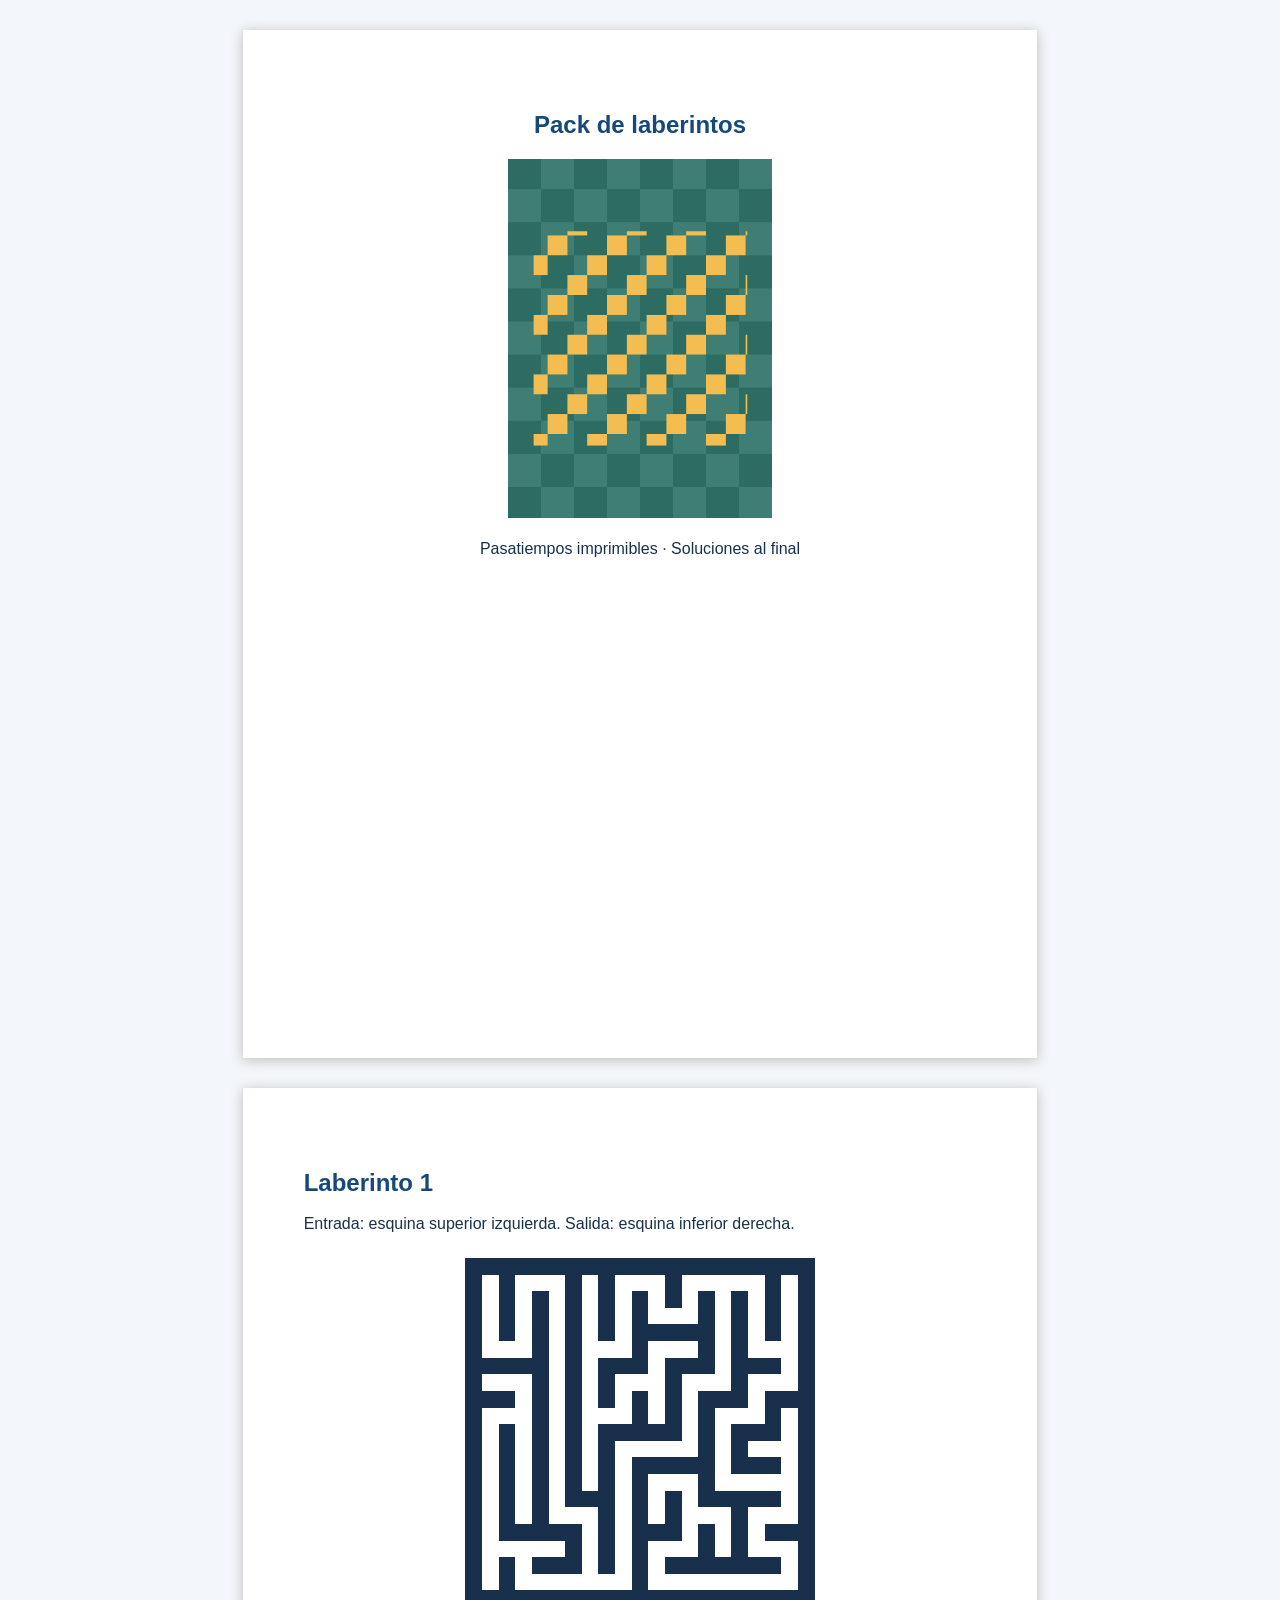
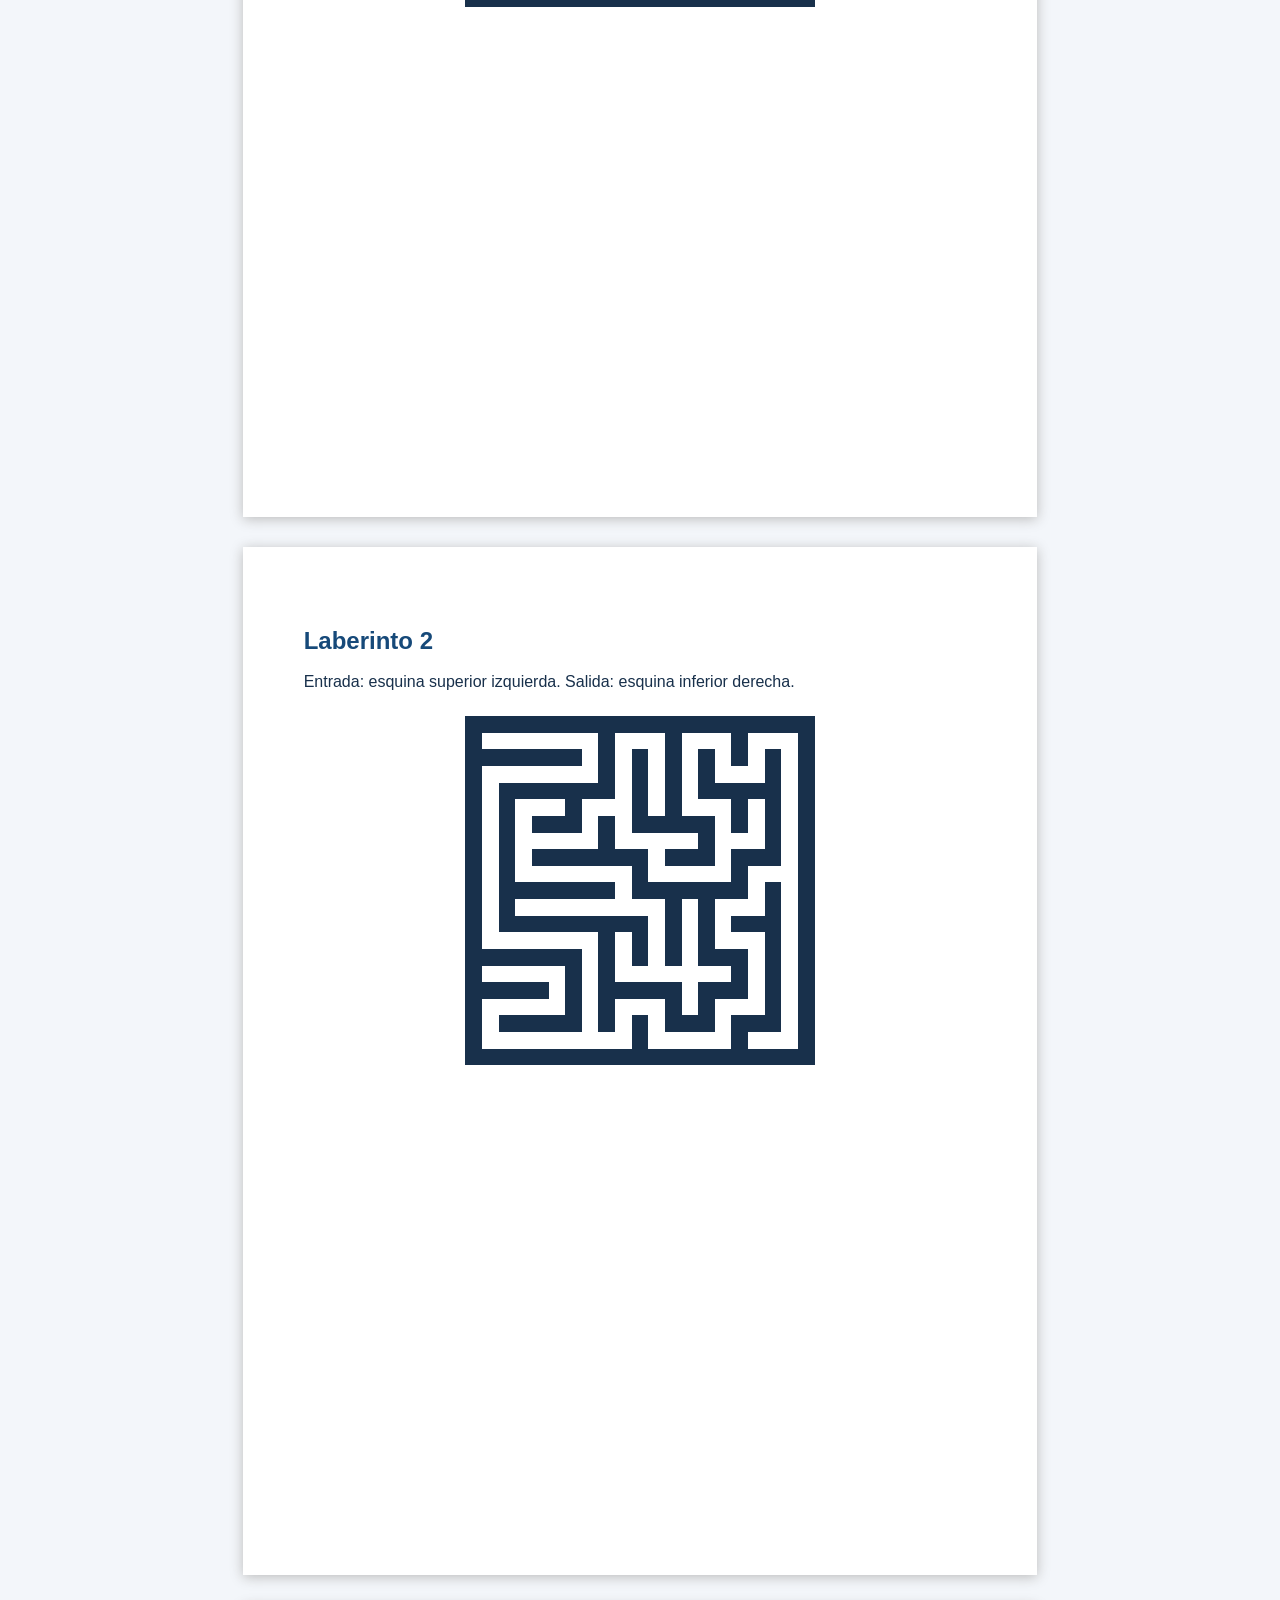
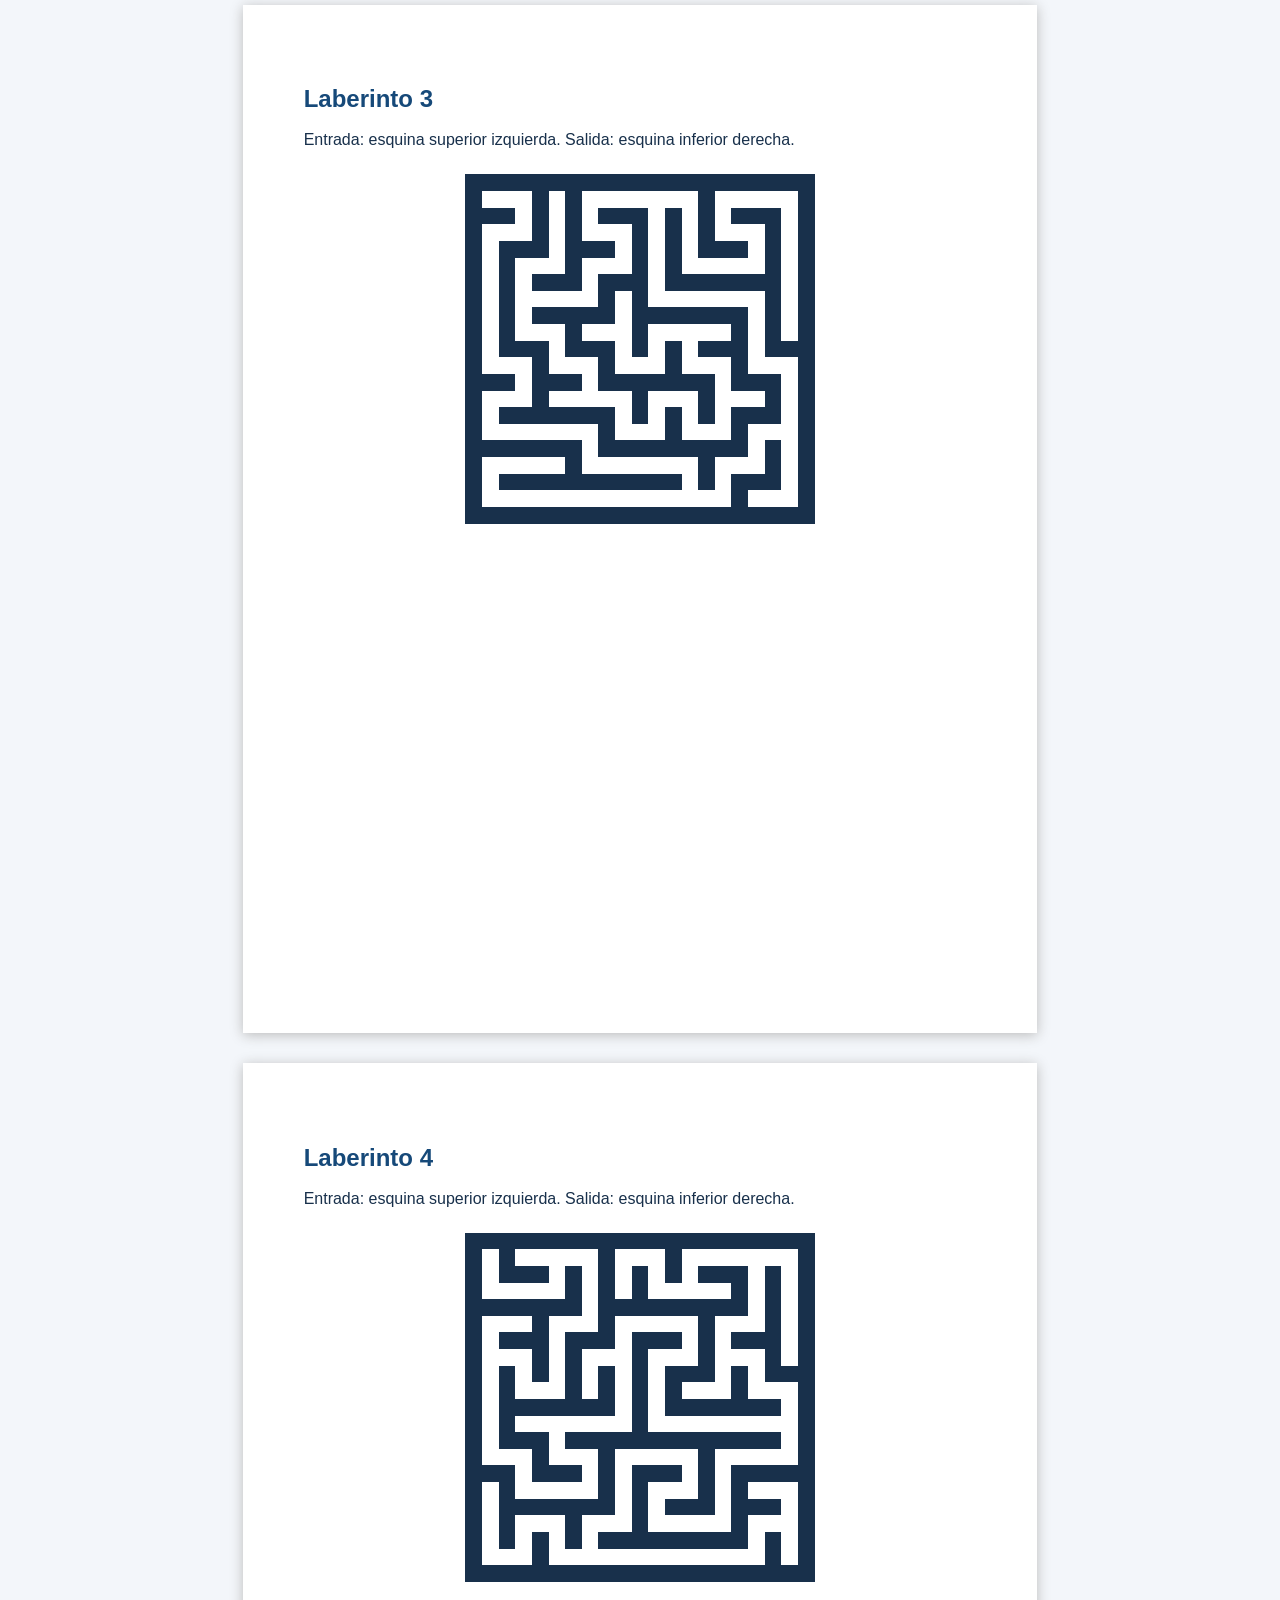
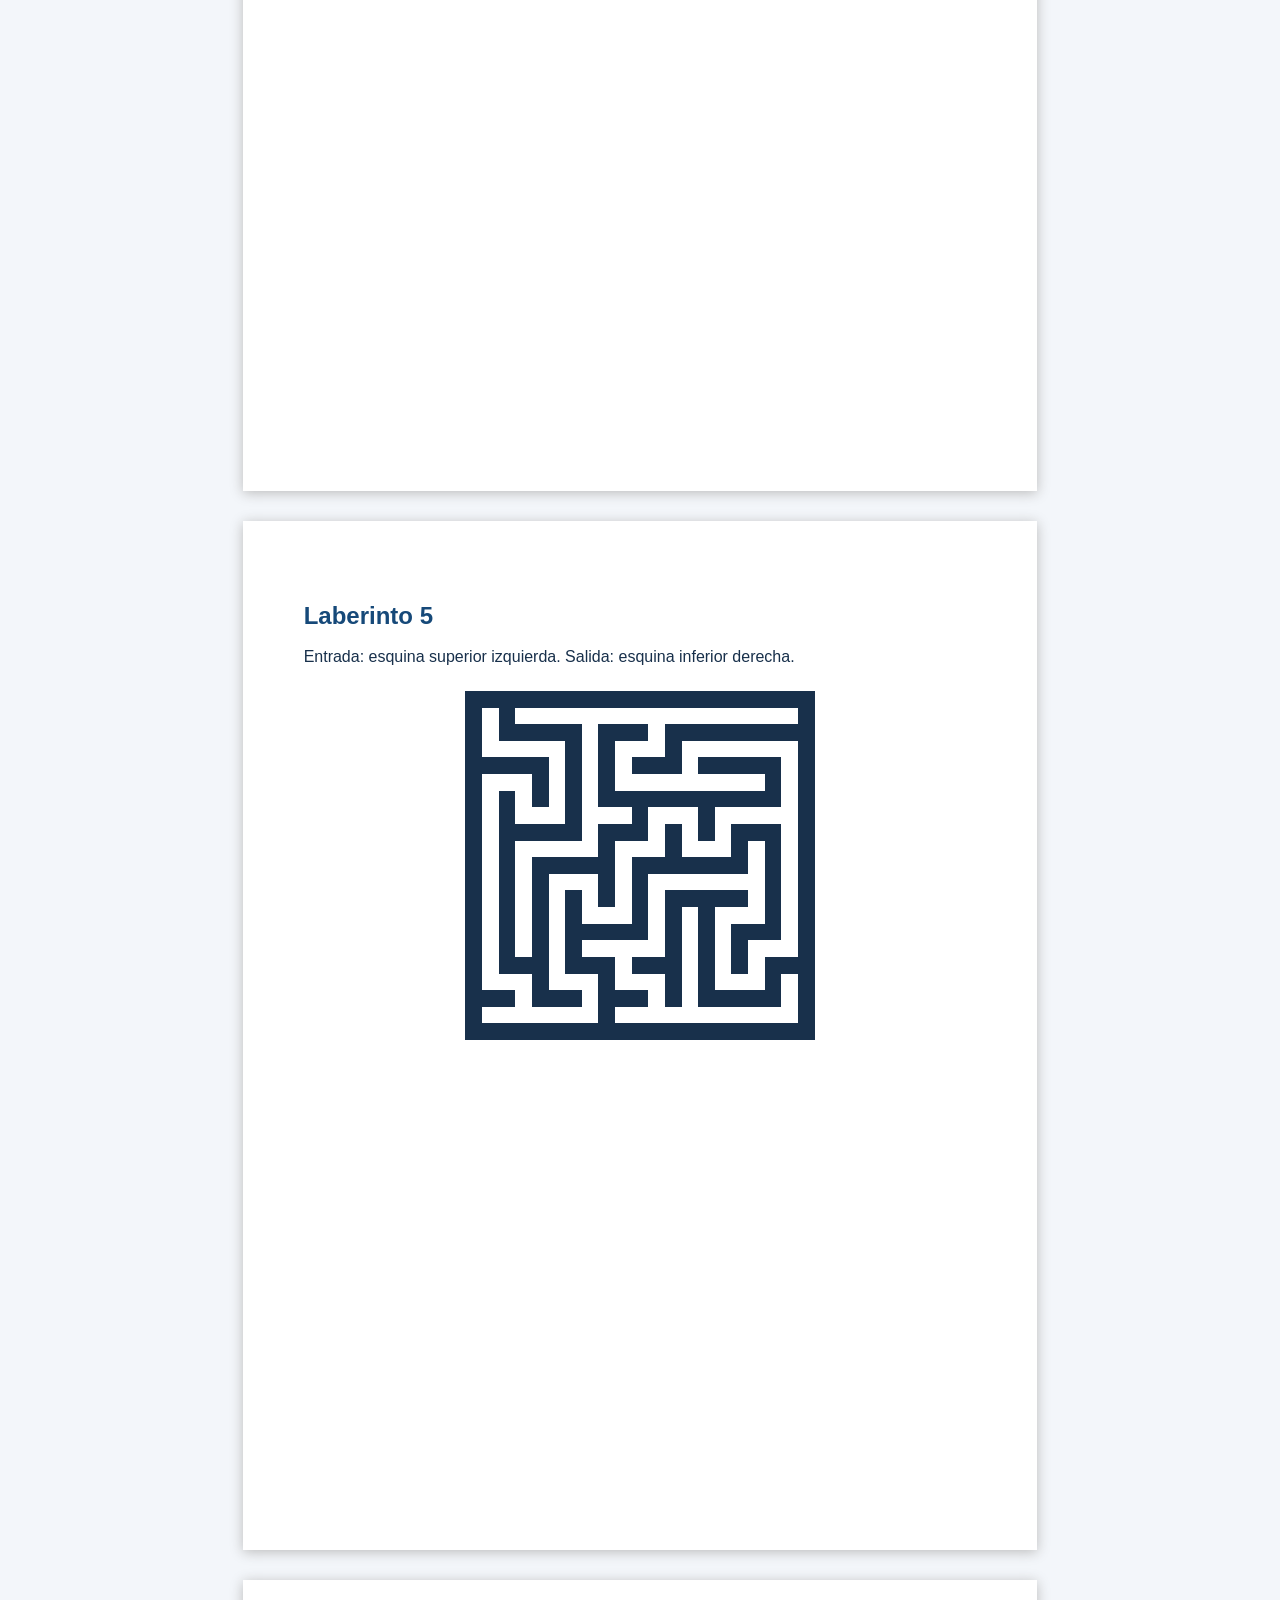
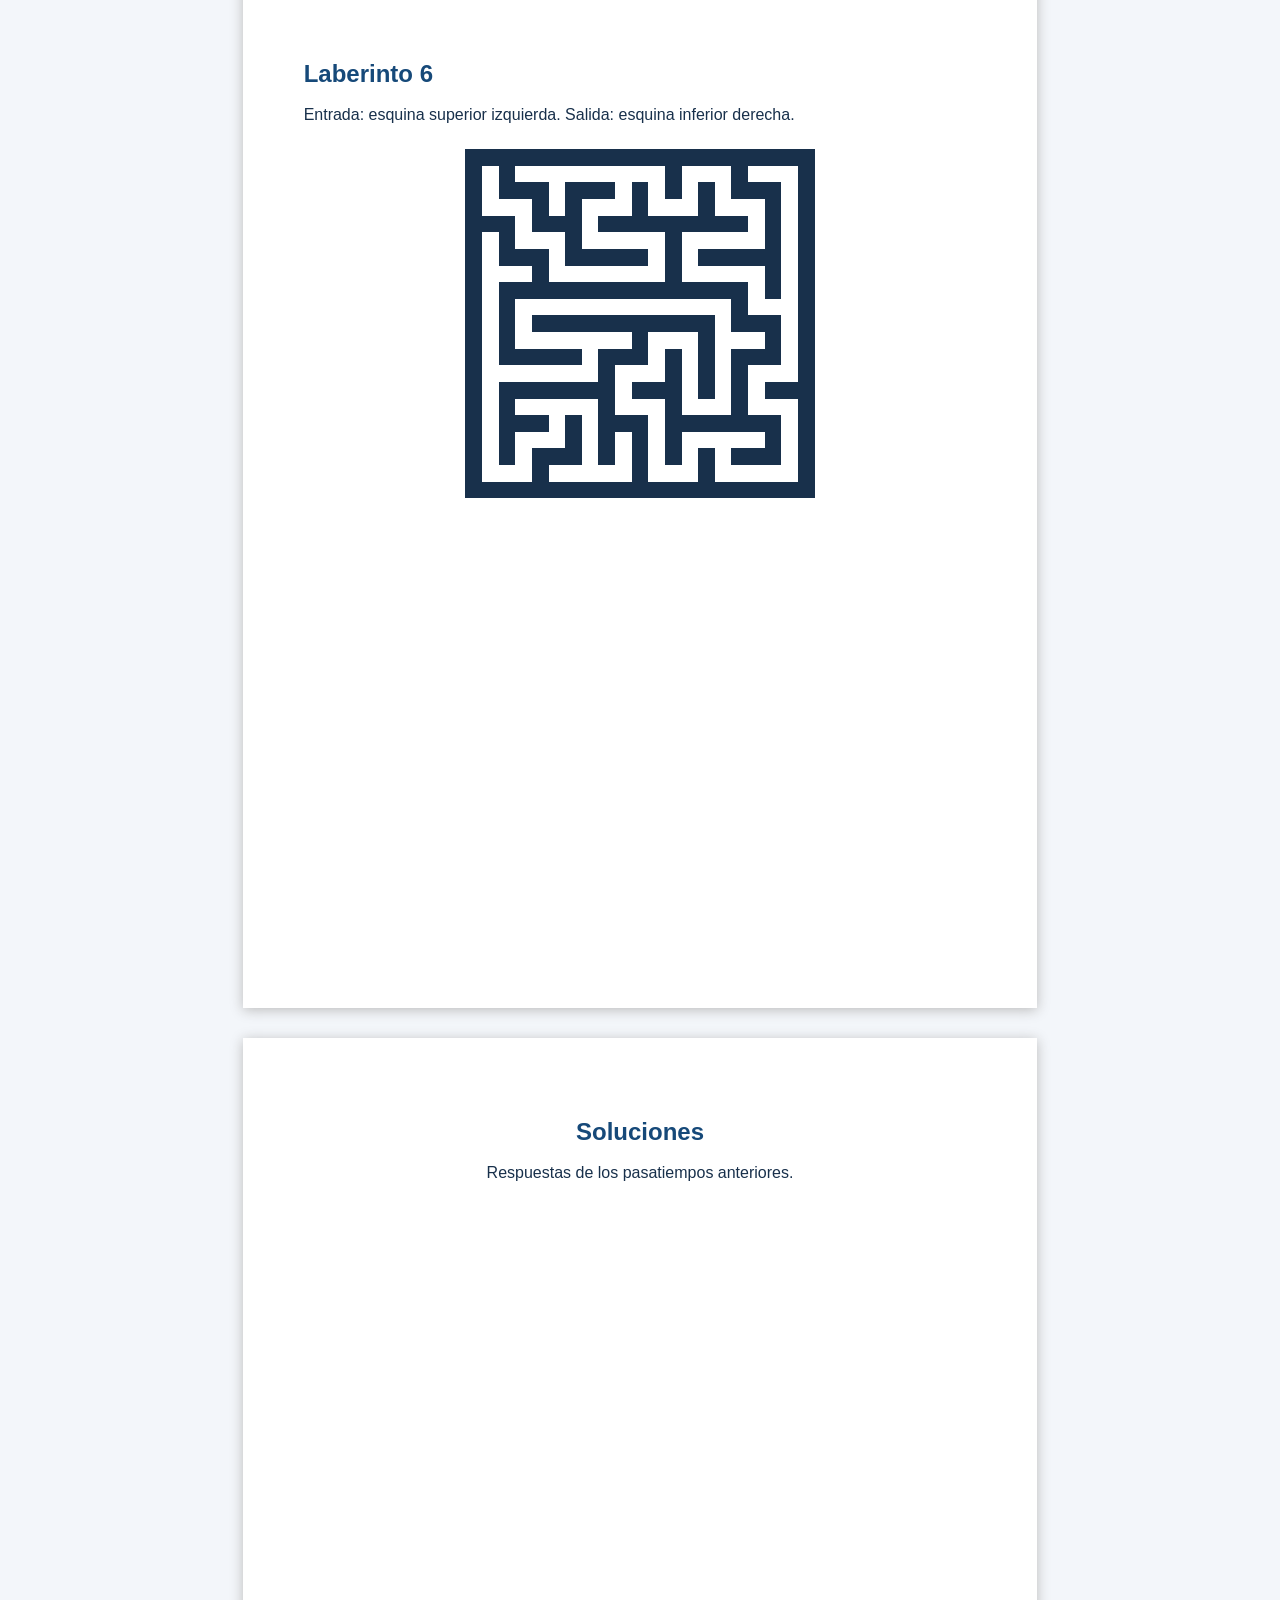
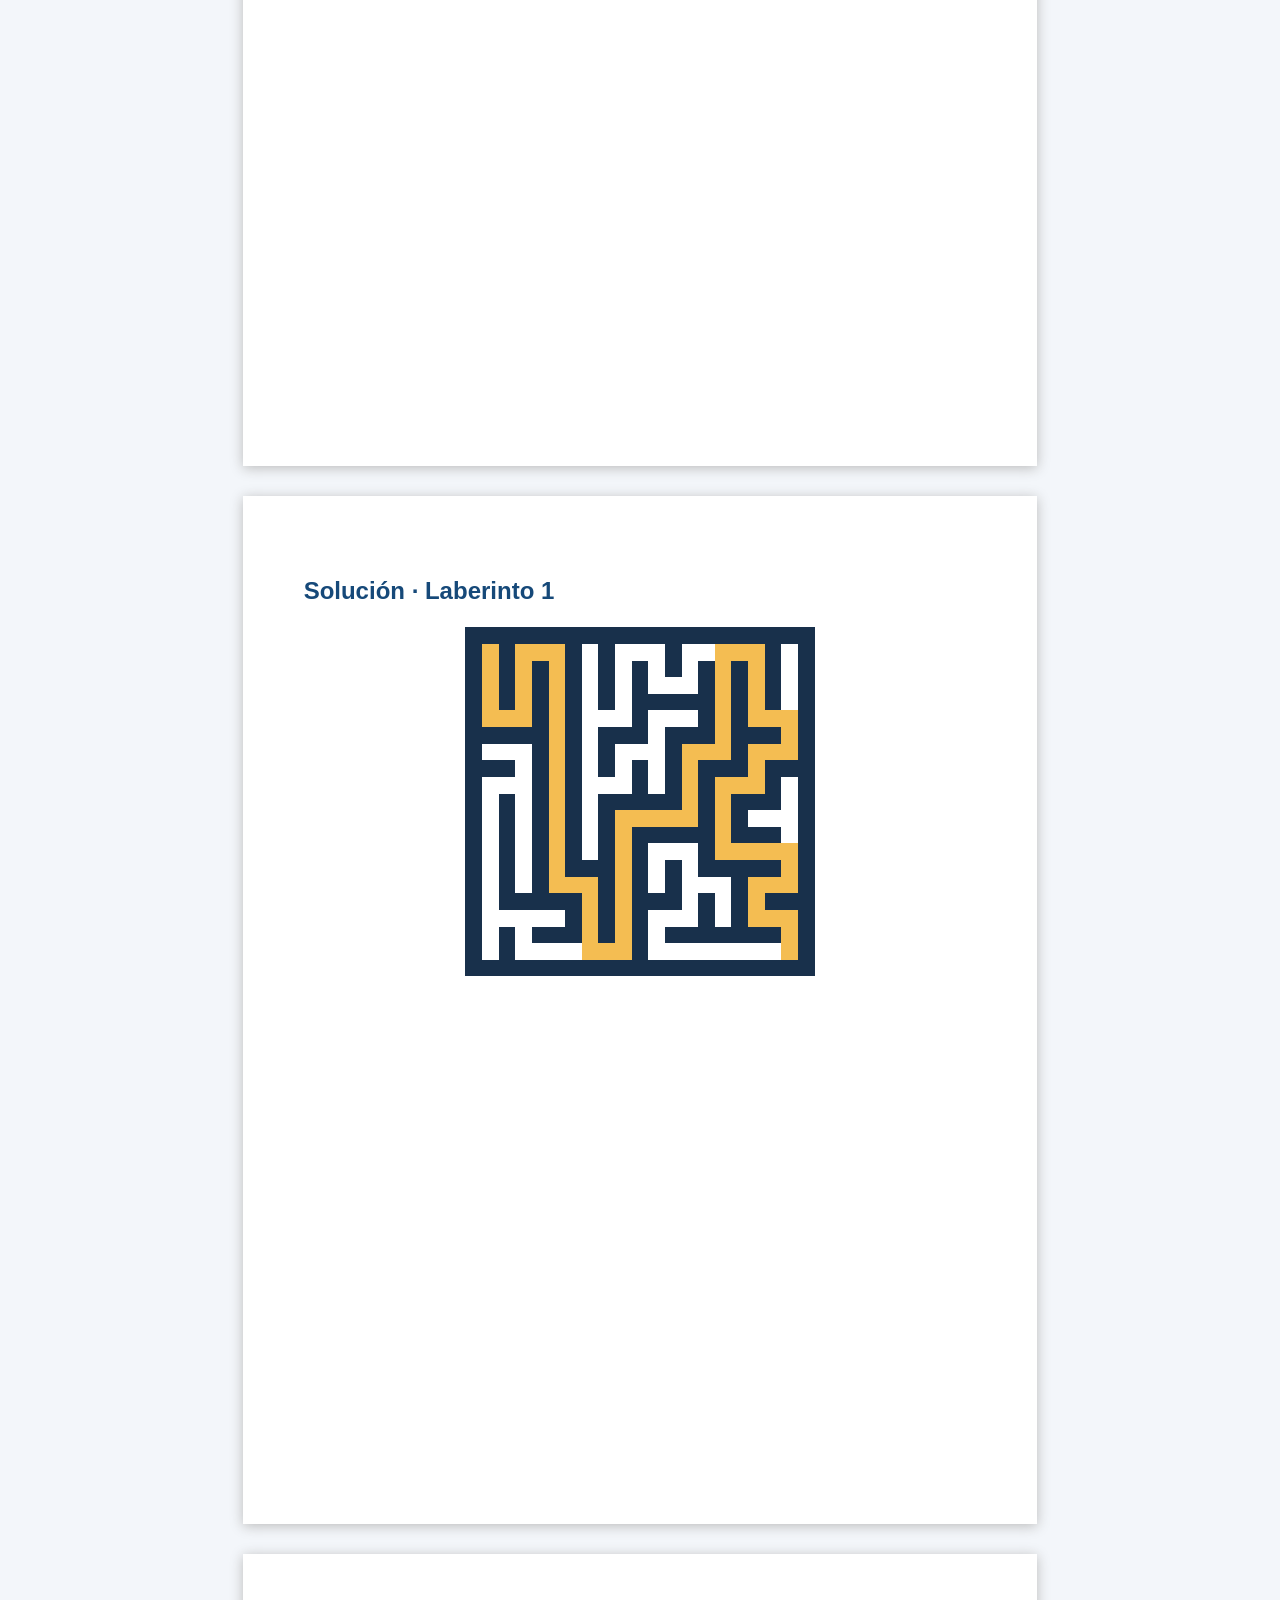
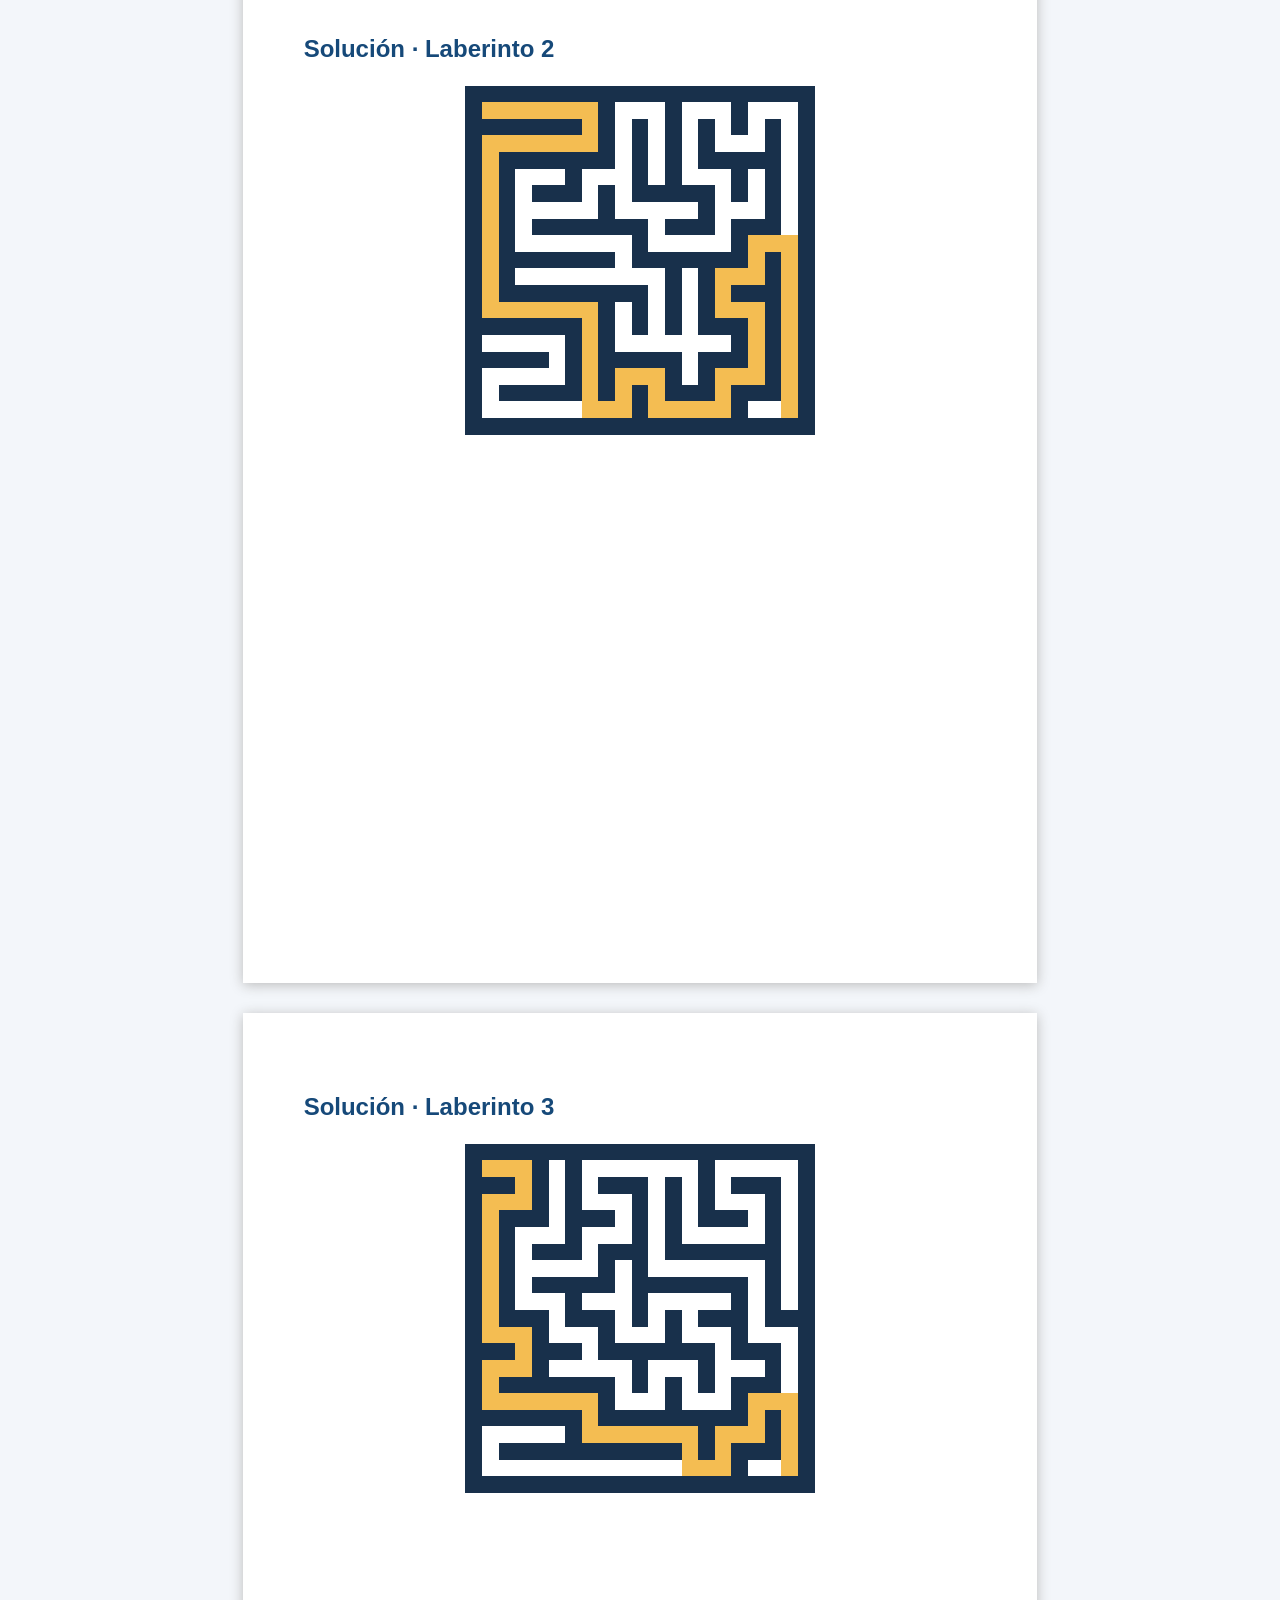
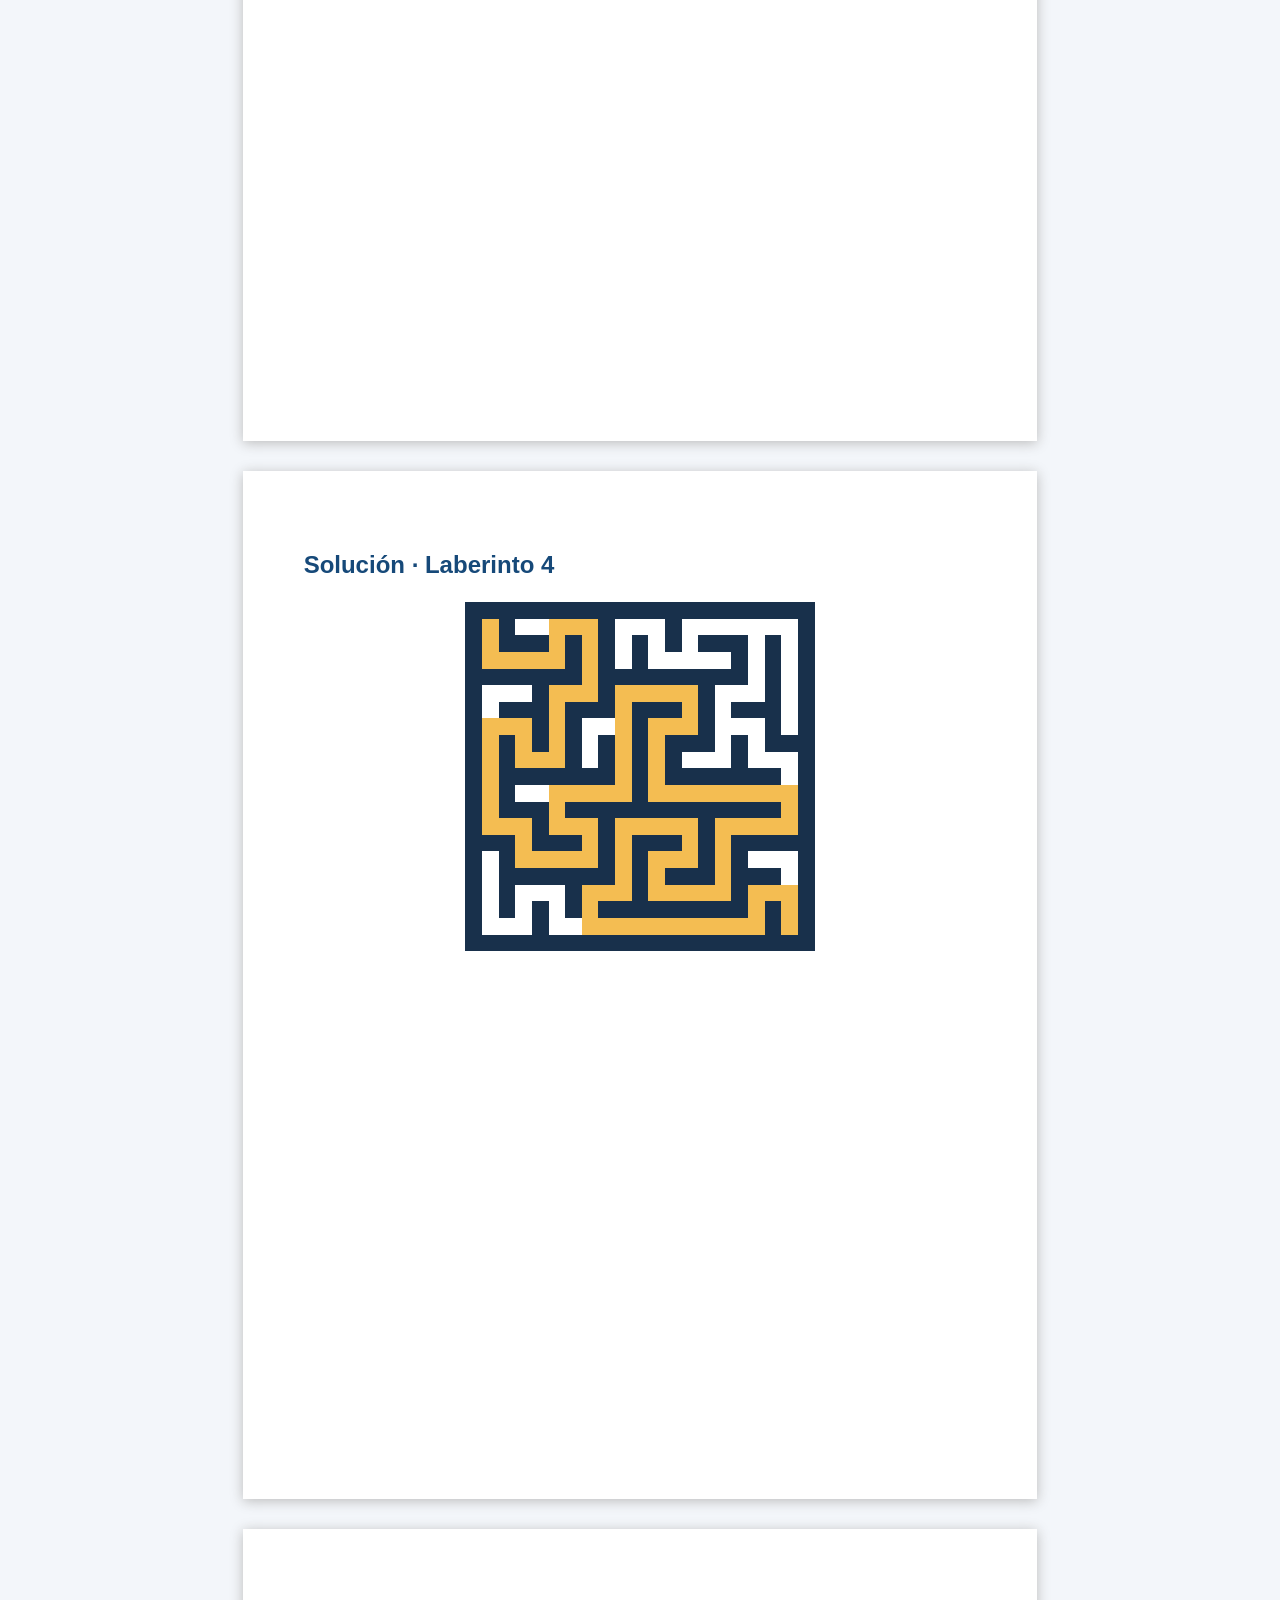
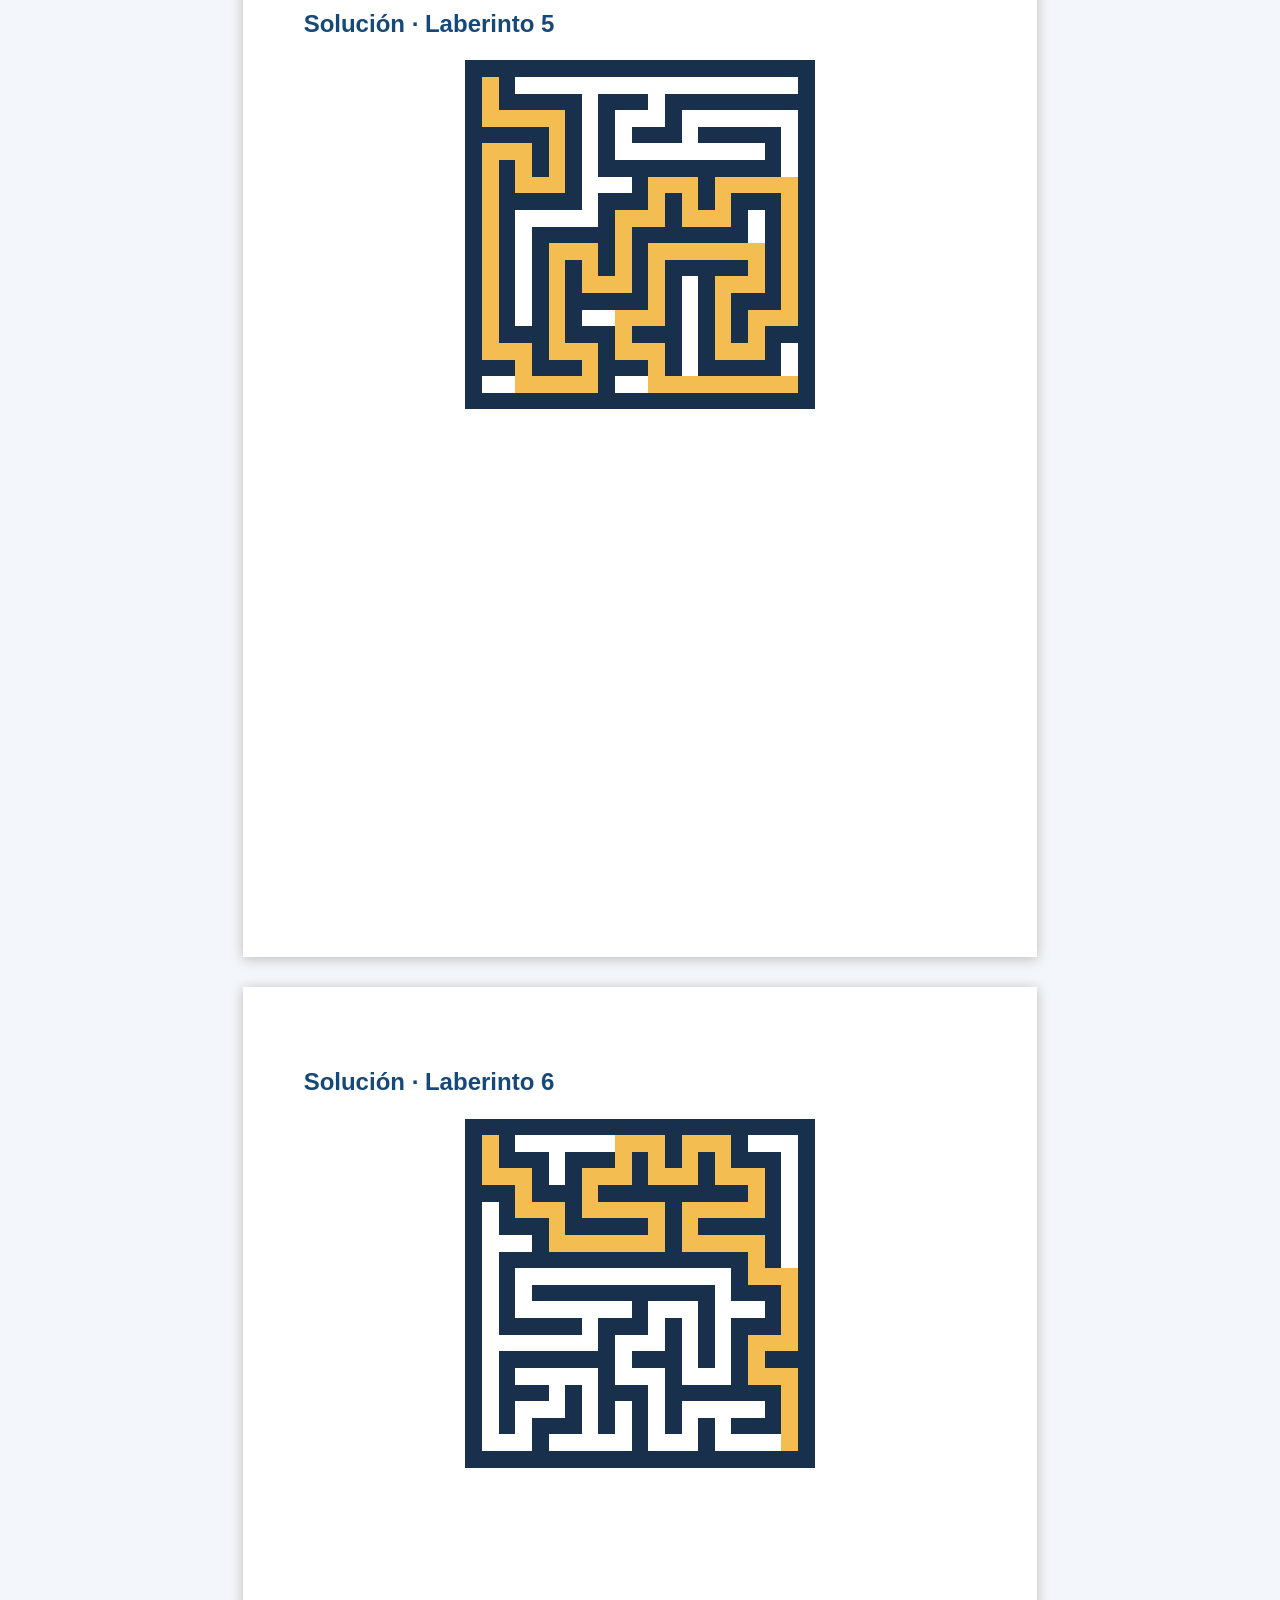
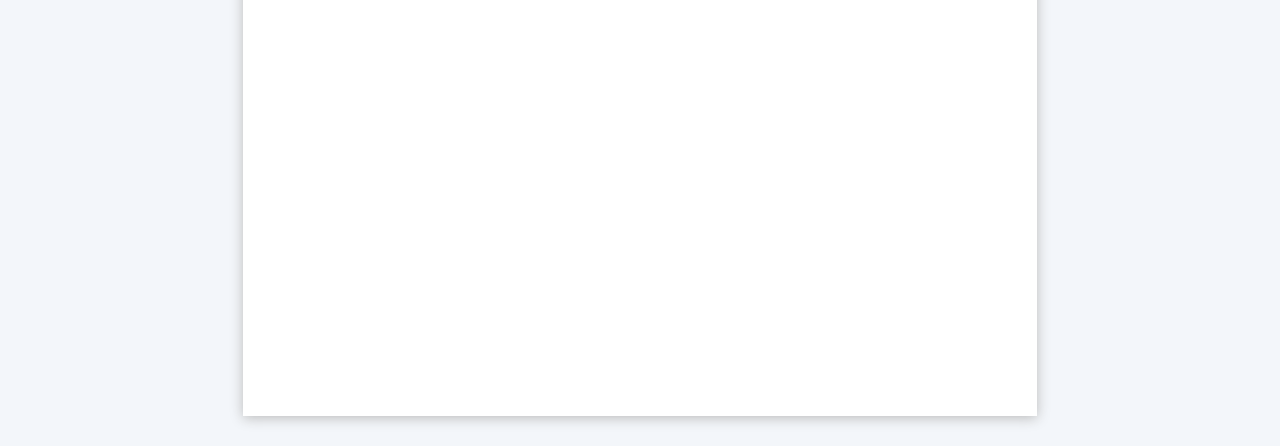
<file: products/pack_laberintos.html>
<!doctype html><html lang="es"><head><meta charset="utf-8"><title>Pack de laberintos</title><style>
@page { size: A4; margin: 16mm; }
body { font-family: Arial, sans-serif; color: #18304b; margin: 0; }
.page { break-after: page; page-break-after: always; min-height: 240mm; }
.cover { text-align: center; padding-top: 25mm; }
.cover img { width: 70mm; height: 95mm; object-fit: cover; }
h1, h2 { color: #164979; } h2 { margin-bottom: 4mm; }
p { line-height: 1.4; }
table { border-collapse: collapse; margin: 6mm auto; }
td { text-align: center; vertical-align: middle; }
.sudoku td { width: 10mm; height: 10mm; border: 1px solid #778; font-size: 17pt; }
.sudoku tr:nth-child(3n) td { border-bottom: 2px solid #18304b; }
.sudoku td:nth-child(3n) { border-right: 2px solid #18304b; }
.maze td { width: 4.4mm; height: 4.4mm; padding: 0; }
.wall { background: #18304b; } .route { background: #f4bd52; }
.wordsearch td { width: 7mm; height: 7mm; border: 1px solid #ccd; font-weight: bold; }
.found { background: #f4bd52; }
.words { text-align: center; max-width: 150mm; margin: auto; }
.solutions { text-align: center; }
@media screen { body { max-width: 210mm; margin: auto; background: #f3f6fa; }
  .page { background: white; padding: 16mm; margin: 8mm auto; box-shadow: 0 2px 12px #bbb; } }
</style></head><body><section class="page cover"><h1>Pack de laberintos</h1><img src="portada_laberintos.png" alt="Portada decorativa"><p>Pasatiempos imprimibles · Soluciones al final</p></section><section class="page "><h2>Laberinto 1</h2><p>Entrada: esquina superior izquierda. Salida: esquina inferior derecha.</p><table class="maze"><tr><td class="wall"></td><td class="wall"></td><td class="wall"></td><td class="wall"></td><td class="wall"></td><td class="wall"></td><td class="wall"></td><td class="wall"></td><td class="wall"></td><td class="wall"></td><td class="wall"></td><td class="wall"></td><td class="wall"></td><td class="wall"></td><td class="wall"></td><td class="wall"></td><td class="wall"></td><td class="wall"></td><td class="wall"></td><td class="wall"></td><td class="wall"></td></tr><tr><td class="wall"></td><td class=""></td><td class="wall"></td><td class=""></td><td class=""></td><td class=""></td><td class="wall"></td><td class=""></td><td class="wall"></td><td class=""></td><td class=""></td><td class=""></td><td class="wall"></td><td class=""></td><td class=""></td><td class=""></td><td class=""></td><td class=""></td><td class="wall"></td><td class=""></td><td class="wall"></td></tr><tr><td class="wall"></td><td class=""></td><td class="wall"></td><td class=""></td><td class="wall"></td><td class=""></td><td class="wall"></td><td class=""></td><td class="wall"></td><td class=""></td><td class="wall"></td><td class=""></td><td class="wall"></td><td class=""></td><td class="wall"></td><td class=""></td><td class="wall"></td><td class=""></td><td class="wall"></td><td class=""></td><td class="wall"></td></tr><tr><td class="wall"></td><td class=""></td><td class="wall"></td><td class=""></td><td class="wall"></td><td class=""></td><td class="wall"></td><td class=""></td><td class="wall"></td><td class=""></td><td class="wall"></td><td class=""></td><td class=""></td><td class=""></td><td class="wall"></td><td class=""></td><td class="wall"></td><td class=""></td><td class="wall"></td><td class=""></td><td class="wall"></td></tr><tr><td class="wall"></td><td class=""></td><td class="wall"></td><td class=""></td><td class="wall"></td><td class=""></td><td class="wall"></td><td class=""></td><td class="wall"></td><td class=""></td><td class="wall"></td><td class="wall"></td><td class="wall"></td><td class="wall"></td><td class="wall"></td><td class=""></td><td class="wall"></td><td class=""></td><td class="wall"></td><td class=""></td><td class="wall"></td></tr><tr><td class="wall"></td><td class=""></td><td class=""></td><td class=""></td><td class="wall"></td><td class=""></td><td class="wall"></td><td class=""></td><td class=""></td><td class=""></td><td class="wall"></td><td class=""></td><td class=""></td><td class=""></td><td class="wall"></td><td class=""></td><td class="wall"></td><td class=""></td><td class=""></td><td class=""></td><td class="wall"></td></tr><tr><td class="wall"></td><td class="wall"></td><td class="wall"></td><td class="wall"></td><td class="wall"></td><td class=""></td><td class="wall"></td><td class=""></td><td class="wall"></td><td class="wall"></td><td class="wall"></td><td class=""></td><td class="wall"></td><td class="wall"></td><td class="wall"></td><td class=""></td><td class="wall"></td><td class="wall"></td><td class="wall"></td><td class=""></td><td class="wall"></td></tr><tr><td class="wall"></td><td class=""></td><td class=""></td><td class=""></td><td class="wall"></td><td class=""></td><td class="wall"></td><td class=""></td><td class="wall"></td><td class=""></td><td class=""></td><td class=""></td><td class="wall"></td><td class=""></td><td class=""></td><td class=""></td><td class="wall"></td><td class=""></td><td class=""></td><td class=""></td><td class="wall"></td></tr><tr><td class="wall"></td><td class="wall"></td><td class="wall"></td><td class=""></td><td class="wall"></td><td class=""></td><td class="wall"></td><td class=""></td><td class="wall"></td><td class=""></td><td class="wall"></td><td class=""></td><td class="wall"></td><td class=""></td><td class="wall"></td><td class="wall"></td><td class="wall"></td><td class=""></td><td class="wall"></td><td class="wall"></td><td class="wall"></td></tr><tr><td class="wall"></td><td class=""></td><td class=""></td><td class=""></td><td class="wall"></td><td class=""></td><td class="wall"></td><td class=""></td><td class=""></td><td class=""></td><td class="wall"></td><td class=""></td><td class="wall"></td><td class=""></td><td class="wall"></td><td class=""></td><td class=""></td><td class=""></td><td class="wall"></td><td class=""></td><td class="wall"></td></tr><tr><td class="wall"></td><td class=""></td><td class="wall"></td><td class=""></td><td class="wall"></td><td class=""></td><td class="wall"></td><td class=""></td><td class="wall"></td><td class="wall"></td><td class="wall"></td><td class="wall"></td><td class="wall"></td><td class=""></td><td class="wall"></td><td class=""></td><td class="wall"></td><td class="wall"></td><td class="wall"></td><td class=""></td><td class="wall"></td></tr><tr><td class="wall"></td><td class=""></td><td class="wall"></td><td class=""></td><td class="wall"></td><td class=""></td><td class="wall"></td><td class=""></td><td class="wall"></td><td class=""></td><td class=""></td><td class=""></td><td class=""></td><td class=""></td><td class="wall"></td><td class=""></td><td class="wall"></td><td class=""></td><td class=""></td><td class=""></td><td class="wall"></td></tr><tr><td class="wall"></td><td class=""></td><td class="wall"></td><td class=""></td><td class="wall"></td><td class=""></td><td class="wall"></td><td class=""></td><td class="wall"></td><td class=""></td><td class="wall"></td><td class="wall"></td><td class="wall"></td><td class="wall"></td><td class="wall"></td><td class=""></td><td class="wall"></td><td class="wall"></td><td class="wall"></td><td class=""></td><td class="wall"></td></tr><tr><td class="wall"></td><td class=""></td><td class="wall"></td><td class=""></td><td class="wall"></td><td class=""></td><td class="wall"></td><td class=""></td><td class="wall"></td><td class=""></td><td class="wall"></td><td class=""></td><td class=""></td><td class=""></td><td class="wall"></td><td class=""></td><td class=""></td><td class=""></td><td class=""></td><td class=""></td><td class="wall"></td></tr><tr><td class="wall"></td><td class=""></td><td class="wall"></td><td class=""></td><td class="wall"></td><td class=""></td><td class="wall"></td><td class="wall"></td><td class="wall"></td><td class=""></td><td class="wall"></td><td class=""></td><td class="wall"></td><td class=""></td><td class="wall"></td><td class="wall"></td><td class="wall"></td><td class="wall"></td><td class="wall"></td><td class=""></td><td class="wall"></td></tr><tr><td class="wall"></td><td class=""></td><td class="wall"></td><td class=""></td><td class="wall"></td><td class=""></td><td class=""></td><td class=""></td><td class="wall"></td><td class=""></td><td class="wall"></td><td class=""></td><td class="wall"></td><td class=""></td><td class=""></td><td class=""></td><td class="wall"></td><td class=""></td><td class=""></td><td class=""></td><td class="wall"></td></tr><tr><td class="wall"></td><td class=""></td><td class="wall"></td><td class="wall"></td><td class="wall"></td><td class="wall"></td><td class="wall"></td><td class=""></td><td class="wall"></td><td class=""></td><td class="wall"></td><td class="wall"></td><td class="wall"></td><td class=""></td><td class="wall"></td><td class=""></td><td class="wall"></td><td class=""></td><td class="wall"></td><td class="wall"></td><td class="wall"></td></tr><tr><td class="wall"></td><td class=""></td><td class=""></td><td class=""></td><td class=""></td><td class=""></td><td class="wall"></td><td class=""></td><td class="wall"></td><td class=""></td><td class="wall"></td><td class=""></td><td class=""></td><td class=""></td><td class="wall"></td><td class=""></td><td class="wall"></td><td class=""></td><td class=""></td><td class=""></td><td class="wall"></td></tr><tr><td class="wall"></td><td class=""></td><td class="wall"></td><td class=""></td><td class="wall"></td><td class="wall"></td><td class="wall"></td><td class=""></td><td class="wall"></td><td class=""></td><td class="wall"></td><td class=""></td><td class="wall"></td><td class="wall"></td><td class="wall"></td><td class="wall"></td><td class="wall"></td><td class="wall"></td><td class="wall"></td><td class=""></td><td class="wall"></td></tr><tr><td class="wall"></td><td class=""></td><td class="wall"></td><td class=""></td><td class=""></td><td class=""></td><td class=""></td><td class=""></td><td class=""></td><td class=""></td><td class="wall"></td><td class=""></td><td class=""></td><td class=""></td><td class=""></td><td class=""></td><td class=""></td><td class=""></td><td class=""></td><td class=""></td><td class="wall"></td></tr><tr><td class="wall"></td><td class="wall"></td><td class="wall"></td><td class="wall"></td><td class="wall"></td><td class="wall"></td><td class="wall"></td><td class="wall"></td><td class="wall"></td><td class="wall"></td><td class="wall"></td><td class="wall"></td><td class="wall"></td><td class="wall"></td><td class="wall"></td><td class="wall"></td><td class="wall"></td><td class="wall"></td><td class="wall"></td><td class="wall"></td><td class="wall"></td></tr></table></section><section class="page "><h2>Laberinto 2</h2><p>Entrada: esquina superior izquierda. Salida: esquina inferior derecha.</p><table class="maze"><tr><td class="wall"></td><td class="wall"></td><td class="wall"></td><td class="wall"></td><td class="wall"></td><td class="wall"></td><td class="wall"></td><td class="wall"></td><td class="wall"></td><td class="wall"></td><td class="wall"></td><td class="wall"></td><td class="wall"></td><td class="wall"></td><td class="wall"></td><td class="wall"></td><td class="wall"></td><td class="wall"></td><td class="wall"></td><td class="wall"></td><td class="wall"></td></tr><tr><td class="wall"></td><td class=""></td><td class=""></td><td class=""></td><td class=""></td><td class=""></td><td class=""></td><td class=""></td><td class="wall"></td><td class=""></td><td class=""></td><td class=""></td><td class="wall"></td><td class=""></td><td class=""></td><td class=""></td><td class="wall"></td><td class=""></td><td class=""></td><td class=""></td><td class="wall"></td></tr><tr><td class="wall"></td><td class="wall"></td><td class="wall"></td><td class="wall"></td><td class="wall"></td><td class="wall"></td><td class="wall"></td><td class=""></td><td class="wall"></td><td class=""></td><td class="wall"></td><td class=""></td><td class="wall"></td><td class=""></td><td class="wall"></td><td class=""></td><td class="wall"></td><td class=""></td><td class="wall"></td><td class=""></td><td class="wall"></td></tr><tr><td class="wall"></td><td class=""></td><td class=""></td><td class=""></td><td class=""></td><td class=""></td><td class=""></td><td class=""></td><td class="wall"></td><td class=""></td><td class="wall"></td><td class=""></td><td class="wall"></td><td class=""></td><td class="wall"></td><td class=""></td><td class=""></td><td class=""></td><td class="wall"></td><td class=""></td><td class="wall"></td></tr><tr><td class="wall"></td><td class=""></td><td class="wall"></td><td class="wall"></td><td class="wall"></td><td class="wall"></td><td class="wall"></td><td class="wall"></td><td class="wall"></td><td class=""></td><td class="wall"></td><td class=""></td><td class="wall"></td><td class=""></td><td class="wall"></td><td class="wall"></td><td class="wall"></td><td class="wall"></td><td class="wall"></td><td class=""></td><td class="wall"></td></tr><tr><td class="wall"></td><td class=""></td><td class="wall"></td><td class=""></td><td class=""></td><td class=""></td><td class="wall"></td><td class=""></td><td class=""></td><td class=""></td><td class="wall"></td><td class=""></td><td class="wall"></td><td class=""></td><td class=""></td><td class=""></td><td class="wall"></td><td class=""></td><td class="wall"></td><td class=""></td><td class="wall"></td></tr><tr><td class="wall"></td><td class=""></td><td class="wall"></td><td class=""></td><td class="wall"></td><td class="wall"></td><td class="wall"></td><td class=""></td><td class="wall"></td><td class=""></td><td class="wall"></td><td class="wall"></td><td class="wall"></td><td class="wall"></td><td class="wall"></td><td class=""></td><td class="wall"></td><td class=""></td><td class="wall"></td><td class=""></td><td class="wall"></td></tr><tr><td class="wall"></td><td class=""></td><td class="wall"></td><td class=""></td><td class=""></td><td class=""></td><td class=""></td><td class=""></td><td class="wall"></td><td class=""></td><td class=""></td><td class=""></td><td class=""></td><td class=""></td><td class="wall"></td><td class=""></td><td class=""></td><td class=""></td><td class="wall"></td><td class=""></td><td class="wall"></td></tr><tr><td class="wall"></td><td class=""></td><td class="wall"></td><td class=""></td><td class="wall"></td><td class="wall"></td><td class="wall"></td><td class="wall"></td><td class="wall"></td><td class="wall"></td><td class="wall"></td><td class=""></td><td class="wall"></td><td class="wall"></td><td class="wall"></td><td class=""></td><td class="wall"></td><td class="wall"></td><td class="wall"></td><td class=""></td><td class="wall"></td></tr><tr><td class="wall"></td><td class=""></td><td class="wall"></td><td class=""></td><td class=""></td><td class=""></td><td class=""></td><td class=""></td><td class=""></td><td class=""></td><td class="wall"></td><td class=""></td><td class=""></td><td class=""></td><td class=""></td><td class=""></td><td class="wall"></td><td class=""></td><td class=""></td><td class=""></td><td class="wall"></td></tr><tr><td class="wall"></td><td class=""></td><td class="wall"></td><td class="wall"></td><td class="wall"></td><td class="wall"></td><td class="wall"></td><td class="wall"></td><td class="wall"></td><td class=""></td><td class="wall"></td><td class="wall"></td><td class="wall"></td><td class="wall"></td><td class="wall"></td><td class="wall"></td><td class="wall"></td><td class=""></td><td class="wall"></td><td class=""></td><td class="wall"></td></tr><tr><td class="wall"></td><td class=""></td><td class="wall"></td><td class=""></td><td class=""></td><td class=""></td><td class=""></td><td class=""></td><td class=""></td><td class=""></td><td class=""></td><td class=""></td><td class="wall"></td><td class=""></td><td class="wall"></td><td class=""></td><td class=""></td><td class=""></td><td class="wall"></td><td class=""></td><td class="wall"></td></tr><tr><td class="wall"></td><td class=""></td><td class="wall"></td><td class="wall"></td><td class="wall"></td><td class="wall"></td><td class="wall"></td><td class="wall"></td><td class="wall"></td><td class="wall"></td><td class="wall"></td><td class=""></td><td class="wall"></td><td class=""></td><td class="wall"></td><td class=""></td><td class="wall"></td><td class="wall"></td><td class="wall"></td><td class=""></td><td class="wall"></td></tr><tr><td class="wall"></td><td class=""></td><td class=""></td><td class=""></td><td class=""></td><td class=""></td><td class=""></td><td class=""></td><td class="wall"></td><td class=""></td><td class="wall"></td><td class=""></td><td class="wall"></td><td class=""></td><td class="wall"></td><td class=""></td><td class=""></td><td class=""></td><td class="wall"></td><td class=""></td><td class="wall"></td></tr><tr><td class="wall"></td><td class="wall"></td><td class="wall"></td><td class="wall"></td><td class="wall"></td><td class="wall"></td><td class="wall"></td><td class=""></td><td class="wall"></td><td class=""></td><td class="wall"></td><td class=""></td><td class="wall"></td><td class=""></td><td class="wall"></td><td class="wall"></td><td class="wall"></td><td class=""></td><td class="wall"></td><td class=""></td><td class="wall"></td></tr><tr><td class="wall"></td><td class=""></td><td class=""></td><td class=""></td><td class=""></td><td class=""></td><td class="wall"></td><td class=""></td><td class="wall"></td><td class=""></td><td class=""></td><td class=""></td><td class=""></td><td class=""></td><td class=""></td><td class=""></td><td class="wall"></td><td class=""></td><td class="wall"></td><td class=""></td><td class="wall"></td></tr><tr><td class="wall"></td><td class="wall"></td><td class="wall"></td><td class="wall"></td><td class="wall"></td><td class=""></td><td class="wall"></td><td class=""></td><td class="wall"></td><td class="wall"></td><td class="wall"></td><td class="wall"></td><td class="wall"></td><td class=""></td><td class="wall"></td><td class="wall"></td><td class="wall"></td><td class=""></td><td class="wall"></td><td class=""></td><td class="wall"></td></tr><tr><td class="wall"></td><td class=""></td><td class=""></td><td class=""></td><td class=""></td><td class=""></td><td class="wall"></td><td class=""></td><td class="wall"></td><td class=""></td><td class=""></td><td class=""></td><td class="wall"></td><td class=""></td><td class="wall"></td><td class=""></td><td class=""></td><td class=""></td><td class="wall"></td><td class=""></td><td class="wall"></td></tr><tr><td class="wall"></td><td class=""></td><td class="wall"></td><td class="wall"></td><td class="wall"></td><td class="wall"></td><td class="wall"></td><td class=""></td><td class="wall"></td><td class=""></td><td class="wall"></td><td class=""></td><td class="wall"></td><td class="wall"></td><td class="wall"></td><td class=""></td><td class="wall"></td><td class="wall"></td><td class="wall"></td><td class=""></td><td class="wall"></td></tr><tr><td class="wall"></td><td class=""></td><td class=""></td><td class=""></td><td class=""></td><td class=""></td><td class=""></td><td class=""></td><td class=""></td><td class=""></td><td class="wall"></td><td class=""></td><td class=""></td><td class=""></td><td class=""></td><td class=""></td><td class="wall"></td><td class=""></td><td class=""></td><td class=""></td><td class="wall"></td></tr><tr><td class="wall"></td><td class="wall"></td><td class="wall"></td><td class="wall"></td><td class="wall"></td><td class="wall"></td><td class="wall"></td><td class="wall"></td><td class="wall"></td><td class="wall"></td><td class="wall"></td><td class="wall"></td><td class="wall"></td><td class="wall"></td><td class="wall"></td><td class="wall"></td><td class="wall"></td><td class="wall"></td><td class="wall"></td><td class="wall"></td><td class="wall"></td></tr></table></section><section class="page "><h2>Laberinto 3</h2><p>Entrada: esquina superior izquierda. Salida: esquina inferior derecha.</p><table class="maze"><tr><td class="wall"></td><td class="wall"></td><td class="wall"></td><td class="wall"></td><td class="wall"></td><td class="wall"></td><td class="wall"></td><td class="wall"></td><td class="wall"></td><td class="wall"></td><td class="wall"></td><td class="wall"></td><td class="wall"></td><td class="wall"></td><td class="wall"></td><td class="wall"></td><td class="wall"></td><td class="wall"></td><td class="wall"></td><td class="wall"></td><td class="wall"></td></tr><tr><td class="wall"></td><td class=""></td><td class=""></td><td class=""></td><td class="wall"></td><td class=""></td><td class="wall"></td><td class=""></td><td class=""></td><td class=""></td><td class=""></td><td class=""></td><td class=""></td><td class=""></td><td class="wall"></td><td class=""></td><td class=""></td><td class=""></td><td class=""></td><td class=""></td><td class="wall"></td></tr><tr><td class="wall"></td><td class="wall"></td><td class="wall"></td><td class=""></td><td class="wall"></td><td class=""></td><td class="wall"></td><td class=""></td><td class="wall"></td><td class="wall"></td><td class="wall"></td><td class=""></td><td class="wall"></td><td class=""></td><td class="wall"></td><td class=""></td><td class="wall"></td><td class="wall"></td><td class="wall"></td><td class=""></td><td class="wall"></td></tr><tr><td class="wall"></td><td class=""></td><td class=""></td><td class=""></td><td class="wall"></td><td class=""></td><td class="wall"></td><td class=""></td><td class=""></td><td class=""></td><td class="wall"></td><td class=""></td><td class="wall"></td><td class=""></td><td class="wall"></td><td class=""></td><td class=""></td><td class=""></td><td class="wall"></td><td class=""></td><td class="wall"></td></tr><tr><td class="wall"></td><td class=""></td><td class="wall"></td><td class="wall"></td><td class="wall"></td><td class=""></td><td class="wall"></td><td class="wall"></td><td class="wall"></td><td class=""></td><td class="wall"></td><td class=""></td><td class="wall"></td><td class=""></td><td class="wall"></td><td class="wall"></td><td class="wall"></td><td class=""></td><td class="wall"></td><td class=""></td><td class="wall"></td></tr><tr><td class="wall"></td><td class=""></td><td class="wall"></td><td class=""></td><td class=""></td><td class=""></td><td class="wall"></td><td class=""></td><td class=""></td><td class=""></td><td class="wall"></td><td class=""></td><td class="wall"></td><td class=""></td><td class=""></td><td class=""></td><td class=""></td><td class=""></td><td class="wall"></td><td class=""></td><td class="wall"></td></tr><tr><td class="wall"></td><td class=""></td><td class="wall"></td><td class=""></td><td class="wall"></td><td class="wall"></td><td class="wall"></td><td class=""></td><td class="wall"></td><td class="wall"></td><td class="wall"></td><td class=""></td><td class="wall"></td><td class="wall"></td><td class="wall"></td><td class="wall"></td><td class="wall"></td><td class="wall"></td><td class="wall"></td><td class=""></td><td class="wall"></td></tr><tr><td class="wall"></td><td class=""></td><td class="wall"></td><td class=""></td><td class=""></td><td class=""></td><td class=""></td><td class=""></td><td class="wall"></td><td class=""></td><td class="wall"></td><td class=""></td><td class=""></td><td class=""></td><td class=""></td><td class=""></td><td class=""></td><td class=""></td><td class="wall"></td><td class=""></td><td class="wall"></td></tr><tr><td class="wall"></td><td class=""></td><td class="wall"></td><td class=""></td><td class="wall"></td><td class="wall"></td><td class="wall"></td><td class="wall"></td><td class="wall"></td><td class=""></td><td class="wall"></td><td class="wall"></td><td class="wall"></td><td class="wall"></td><td class="wall"></td><td class="wall"></td><td class="wall"></td><td class=""></td><td class="wall"></td><td class=""></td><td class="wall"></td></tr><tr><td class="wall"></td><td class=""></td><td class="wall"></td><td class=""></td><td class=""></td><td class=""></td><td class="wall"></td><td class=""></td><td class=""></td><td class=""></td><td class="wall"></td><td class=""></td><td class=""></td><td class=""></td><td class=""></td><td class=""></td><td class="wall"></td><td class=""></td><td class="wall"></td><td class=""></td><td class="wall"></td></tr><tr><td class="wall"></td><td class=""></td><td class="wall"></td><td class="wall"></td><td class="wall"></td><td class=""></td><td class="wall"></td><td class="wall"></td><td class="wall"></td><td class=""></td><td class="wall"></td><td class=""></td><td class="wall"></td><td class=""></td><td class="wall"></td><td class="wall"></td><td class="wall"></td><td class=""></td><td class="wall"></td><td class="wall"></td><td class="wall"></td></tr><tr><td class="wall"></td><td class=""></td><td class=""></td><td class=""></td><td class="wall"></td><td class=""></td><td class=""></td><td class=""></td><td class="wall"></td><td class=""></td><td class=""></td><td class=""></td><td class="wall"></td><td class=""></td><td class=""></td><td class=""></td><td class="wall"></td><td class=""></td><td class=""></td><td class=""></td><td class="wall"></td></tr><tr><td class="wall"></td><td class="wall"></td><td class="wall"></td><td class=""></td><td class="wall"></td><td class="wall"></td><td class="wall"></td><td class=""></td><td class="wall"></td><td class="wall"></td><td class="wall"></td><td class="wall"></td><td class="wall"></td><td class="wall"></td><td class="wall"></td><td class=""></td><td class="wall"></td><td class="wall"></td><td class="wall"></td><td class=""></td><td class="wall"></td></tr><tr><td class="wall"></td><td class=""></td><td class=""></td><td class=""></td><td class="wall"></td><td class=""></td><td class=""></td><td class=""></td><td class=""></td><td class=""></td><td class="wall"></td><td class=""></td><td class=""></td><td class=""></td><td class="wall"></td><td class=""></td><td class=""></td><td class=""></td><td class="wall"></td><td class=""></td><td class="wall"></td></tr><tr><td class="wall"></td><td class=""></td><td class="wall"></td><td class="wall"></td><td class="wall"></td><td class="wall"></td><td class="wall"></td><td class="wall"></td><td class="wall"></td><td class=""></td><td class="wall"></td><td class=""></td><td class="wall"></td><td class=""></td><td class="wall"></td><td class=""></td><td class="wall"></td><td class="wall"></td><td class="wall"></td><td class=""></td><td class="wall"></td></tr><tr><td class="wall"></td><td class=""></td><td class=""></td><td class=""></td><td class=""></td><td class=""></td><td class=""></td><td class=""></td><td class="wall"></td><td class=""></td><td class=""></td><td class=""></td><td class="wall"></td><td class=""></td><td class=""></td><td class=""></td><td class="wall"></td><td class=""></td><td class=""></td><td class=""></td><td class="wall"></td></tr><tr><td class="wall"></td><td class="wall"></td><td class="wall"></td><td class="wall"></td><td class="wall"></td><td class="wall"></td><td class="wall"></td><td class=""></td><td class="wall"></td><td class="wall"></td><td class="wall"></td><td class="wall"></td><td class="wall"></td><td class="wall"></td><td class="wall"></td><td class="wall"></td><td class="wall"></td><td class=""></td><td class="wall"></td><td class=""></td><td class="wall"></td></tr><tr><td class="wall"></td><td class=""></td><td class=""></td><td class=""></td><td class=""></td><td class=""></td><td class="wall"></td><td class=""></td><td class=""></td><td class=""></td><td class=""></td><td class=""></td><td class=""></td><td class=""></td><td class="wall"></td><td class=""></td><td class=""></td><td class=""></td><td class="wall"></td><td class=""></td><td class="wall"></td></tr><tr><td class="wall"></td><td class=""></td><td class="wall"></td><td class="wall"></td><td class="wall"></td><td class="wall"></td><td class="wall"></td><td class="wall"></td><td class="wall"></td><td class="wall"></td><td class="wall"></td><td class="wall"></td><td class="wall"></td><td class=""></td><td class="wall"></td><td class=""></td><td class="wall"></td><td class="wall"></td><td class="wall"></td><td class=""></td><td class="wall"></td></tr><tr><td class="wall"></td><td class=""></td><td class=""></td><td class=""></td><td class=""></td><td class=""></td><td class=""></td><td class=""></td><td class=""></td><td class=""></td><td class=""></td><td class=""></td><td class=""></td><td class=""></td><td class=""></td><td class=""></td><td class="wall"></td><td class=""></td><td class=""></td><td class=""></td><td class="wall"></td></tr><tr><td class="wall"></td><td class="wall"></td><td class="wall"></td><td class="wall"></td><td class="wall"></td><td class="wall"></td><td class="wall"></td><td class="wall"></td><td class="wall"></td><td class="wall"></td><td class="wall"></td><td class="wall"></td><td class="wall"></td><td class="wall"></td><td class="wall"></td><td class="wall"></td><td class="wall"></td><td class="wall"></td><td class="wall"></td><td class="wall"></td><td class="wall"></td></tr></table></section><section class="page "><h2>Laberinto 4</h2><p>Entrada: esquina superior izquierda. Salida: esquina inferior derecha.</p><table class="maze"><tr><td class="wall"></td><td class="wall"></td><td class="wall"></td><td class="wall"></td><td class="wall"></td><td class="wall"></td><td class="wall"></td><td class="wall"></td><td class="wall"></td><td class="wall"></td><td class="wall"></td><td class="wall"></td><td class="wall"></td><td class="wall"></td><td class="wall"></td><td class="wall"></td><td class="wall"></td><td class="wall"></td><td class="wall"></td><td class="wall"></td><td class="wall"></td></tr><tr><td class="wall"></td><td class=""></td><td class="wall"></td><td class=""></td><td class=""></td><td class=""></td><td class=""></td><td class=""></td><td class="wall"></td><td class=""></td><td class=""></td><td class=""></td><td class="wall"></td><td class=""></td><td class=""></td><td class=""></td><td class=""></td><td class=""></td><td class=""></td><td class=""></td><td class="wall"></td></tr><tr><td class="wall"></td><td class=""></td><td class="wall"></td><td class="wall"></td><td class="wall"></td><td class=""></td><td class="wall"></td><td class=""></td><td class="wall"></td><td class=""></td><td class="wall"></td><td class=""></td><td class="wall"></td><td class=""></td><td class="wall"></td><td class="wall"></td><td class="wall"></td><td class=""></td><td class="wall"></td><td class=""></td><td class="wall"></td></tr><tr><td class="wall"></td><td class=""></td><td class=""></td><td class=""></td><td class=""></td><td class=""></td><td class="wall"></td><td class=""></td><td class="wall"></td><td class=""></td><td class="wall"></td><td class=""></td><td class=""></td><td class=""></td><td class=""></td><td class=""></td><td class="wall"></td><td class=""></td><td class="wall"></td><td class=""></td><td class="wall"></td></tr><tr><td class="wall"></td><td class="wall"></td><td class="wall"></td><td class="wall"></td><td class="wall"></td><td class="wall"></td><td class="wall"></td><td class=""></td><td class="wall"></td><td class="wall"></td><td class="wall"></td><td class="wall"></td><td class="wall"></td><td class="wall"></td><td class="wall"></td><td class="wall"></td><td class="wall"></td><td class=""></td><td class="wall"></td><td class=""></td><td class="wall"></td></tr><tr><td class="wall"></td><td class=""></td><td class=""></td><td class=""></td><td class="wall"></td><td class=""></td><td class=""></td><td class=""></td><td class="wall"></td><td class=""></td><td class=""></td><td class=""></td><td class=""></td><td class=""></td><td class="wall"></td><td class=""></td><td class=""></td><td class=""></td><td class="wall"></td><td class=""></td><td class="wall"></td></tr><tr><td class="wall"></td><td class=""></td><td class="wall"></td><td class="wall"></td><td class="wall"></td><td class=""></td><td class="wall"></td><td class="wall"></td><td class="wall"></td><td class=""></td><td class="wall"></td><td class="wall"></td><td class="wall"></td><td class=""></td><td class="wall"></td><td class=""></td><td class="wall"></td><td class="wall"></td><td class="wall"></td><td class=""></td><td class="wall"></td></tr><tr><td class="wall"></td><td class=""></td><td class=""></td><td class=""></td><td class="wall"></td><td class=""></td><td class="wall"></td><td class=""></td><td class=""></td><td class=""></td><td class="wall"></td><td class=""></td><td class=""></td><td class=""></td><td class="wall"></td><td class=""></td><td class=""></td><td class=""></td><td class="wall"></td><td class=""></td><td class="wall"></td></tr><tr><td class="wall"></td><td class=""></td><td class="wall"></td><td class=""></td><td class="wall"></td><td class=""></td><td class="wall"></td><td class=""></td><td class="wall"></td><td class=""></td><td class="wall"></td><td class=""></td><td class="wall"></td><td class="wall"></td><td class="wall"></td><td class=""></td><td class="wall"></td><td class=""></td><td class="wall"></td><td class="wall"></td><td class="wall"></td></tr><tr><td class="wall"></td><td class=""></td><td class="wall"></td><td class=""></td><td class=""></td><td class=""></td><td class="wall"></td><td class=""></td><td class="wall"></td><td class=""></td><td class="wall"></td><td class=""></td><td class="wall"></td><td class=""></td><td class=""></td><td class=""></td><td class="wall"></td><td class=""></td><td class=""></td><td class=""></td><td class="wall"></td></tr><tr><td class="wall"></td><td class=""></td><td class="wall"></td><td class="wall"></td><td class="wall"></td><td class="wall"></td><td class="wall"></td><td class="wall"></td><td class="wall"></td><td class=""></td><td class="wall"></td><td class=""></td><td class="wall"></td><td class="wall"></td><td class="wall"></td><td class="wall"></td><td class="wall"></td><td class="wall"></td><td class="wall"></td><td class=""></td><td class="wall"></td></tr><tr><td class="wall"></td><td class=""></td><td class="wall"></td><td class=""></td><td class=""></td><td class=""></td><td class=""></td><td class=""></td><td class=""></td><td class=""></td><td class="wall"></td><td class=""></td><td class=""></td><td class=""></td><td class=""></td><td class=""></td><td class=""></td><td class=""></td><td class=""></td><td class=""></td><td class="wall"></td></tr><tr><td class="wall"></td><td class=""></td><td class="wall"></td><td class="wall"></td><td class="wall"></td><td class=""></td><td class="wall"></td><td class="wall"></td><td class="wall"></td><td class="wall"></td><td class="wall"></td><td class="wall"></td><td class="wall"></td><td class="wall"></td><td class="wall"></td><td class="wall"></td><td class="wall"></td><td class="wall"></td><td class="wall"></td><td class=""></td><td class="wall"></td></tr><tr><td class="wall"></td><td class=""></td><td class=""></td><td class=""></td><td class="wall"></td><td class=""></td><td class=""></td><td class=""></td><td class="wall"></td><td class=""></td><td class=""></td><td class=""></td><td class=""></td><td class=""></td><td class="wall"></td><td class=""></td><td class=""></td><td class=""></td><td class=""></td><td class=""></td><td class="wall"></td></tr><tr><td class="wall"></td><td class="wall"></td><td class="wall"></td><td class=""></td><td class="wall"></td><td class="wall"></td><td class="wall"></td><td class=""></td><td class="wall"></td><td class=""></td><td class="wall"></td><td class="wall"></td><td class="wall"></td><td class=""></td><td class="wall"></td><td class=""></td><td class="wall"></td><td class="wall"></td><td class="wall"></td><td class="wall"></td><td class="wall"></td></tr><tr><td class="wall"></td><td class=""></td><td class="wall"></td><td class=""></td><td class=""></td><td class=""></td><td class=""></td><td class=""></td><td class="wall"></td><td class=""></td><td class="wall"></td><td class=""></td><td class=""></td><td class=""></td><td class="wall"></td><td class=""></td><td class="wall"></td><td class=""></td><td class=""></td><td class=""></td><td class="wall"></td></tr><tr><td class="wall"></td><td class=""></td><td class="wall"></td><td class="wall"></td><td class="wall"></td><td class="wall"></td><td class="wall"></td><td class="wall"></td><td class="wall"></td><td class=""></td><td class="wall"></td><td class=""></td><td class="wall"></td><td class="wall"></td><td class="wall"></td><td class=""></td><td class="wall"></td><td class="wall"></td><td class="wall"></td><td class=""></td><td class="wall"></td></tr><tr><td class="wall"></td><td class=""></td><td class="wall"></td><td class=""></td><td class=""></td><td class=""></td><td class="wall"></td><td class=""></td><td class=""></td><td class=""></td><td class="wall"></td><td class=""></td><td class=""></td><td class=""></td><td class=""></td><td class=""></td><td class="wall"></td><td class=""></td><td class=""></td><td class=""></td><td class="wall"></td></tr><tr><td class="wall"></td><td class=""></td><td class="wall"></td><td class=""></td><td class="wall"></td><td class=""></td><td class="wall"></td><td class=""></td><td class="wall"></td><td class="wall"></td><td class="wall"></td><td class="wall"></td><td class="wall"></td><td class="wall"></td><td class="wall"></td><td class="wall"></td><td class="wall"></td><td class=""></td><td class="wall"></td><td class=""></td><td class="wall"></td></tr><tr><td class="wall"></td><td class=""></td><td class=""></td><td class=""></td><td class="wall"></td><td class=""></td><td class=""></td><td class=""></td><td class=""></td><td class=""></td><td class=""></td><td class=""></td><td class=""></td><td class=""></td><td class=""></td><td class=""></td><td class=""></td><td class=""></td><td class="wall"></td><td class=""></td><td class="wall"></td></tr><tr><td class="wall"></td><td class="wall"></td><td class="wall"></td><td class="wall"></td><td class="wall"></td><td class="wall"></td><td class="wall"></td><td class="wall"></td><td class="wall"></td><td class="wall"></td><td class="wall"></td><td class="wall"></td><td class="wall"></td><td class="wall"></td><td class="wall"></td><td class="wall"></td><td class="wall"></td><td class="wall"></td><td class="wall"></td><td class="wall"></td><td class="wall"></td></tr></table></section><section class="page "><h2>Laberinto 5</h2><p>Entrada: esquina superior izquierda. Salida: esquina inferior derecha.</p><table class="maze"><tr><td class="wall"></td><td class="wall"></td><td class="wall"></td><td class="wall"></td><td class="wall"></td><td class="wall"></td><td class="wall"></td><td class="wall"></td><td class="wall"></td><td class="wall"></td><td class="wall"></td><td class="wall"></td><td class="wall"></td><td class="wall"></td><td class="wall"></td><td class="wall"></td><td class="wall"></td><td class="wall"></td><td class="wall"></td><td class="wall"></td><td class="wall"></td></tr><tr><td class="wall"></td><td class=""></td><td class="wall"></td><td class=""></td><td class=""></td><td class=""></td><td class=""></td><td class=""></td><td class=""></td><td class=""></td><td class=""></td><td class=""></td><td class=""></td><td class=""></td><td class=""></td><td class=""></td><td class=""></td><td class=""></td><td class=""></td><td class=""></td><td class="wall"></td></tr><tr><td class="wall"></td><td class=""></td><td class="wall"></td><td class="wall"></td><td class="wall"></td><td class="wall"></td><td class="wall"></td><td class=""></td><td class="wall"></td><td class="wall"></td><td class="wall"></td><td class=""></td><td class="wall"></td><td class="wall"></td><td class="wall"></td><td class="wall"></td><td class="wall"></td><td class="wall"></td><td class="wall"></td><td class="wall"></td><td class="wall"></td></tr><tr><td class="wall"></td><td class=""></td><td class=""></td><td class=""></td><td class=""></td><td class=""></td><td class="wall"></td><td class=""></td><td class="wall"></td><td class=""></td><td class=""></td><td class=""></td><td class="wall"></td><td class=""></td><td class=""></td><td class=""></td><td class=""></td><td class=""></td><td class=""></td><td class=""></td><td class="wall"></td></tr><tr><td class="wall"></td><td class="wall"></td><td class="wall"></td><td class="wall"></td><td class="wall"></td><td class=""></td><td class="wall"></td><td class=""></td><td class="wall"></td><td class=""></td><td class="wall"></td><td class="wall"></td><td class="wall"></td><td class=""></td><td class="wall"></td><td class="wall"></td><td class="wall"></td><td class="wall"></td><td class="wall"></td><td class=""></td><td class="wall"></td></tr><tr><td class="wall"></td><td class=""></td><td class=""></td><td class=""></td><td class="wall"></td><td class=""></td><td class="wall"></td><td class=""></td><td class="wall"></td><td class=""></td><td class=""></td><td class=""></td><td class=""></td><td class=""></td><td class=""></td><td class=""></td><td class=""></td><td class=""></td><td class="wall"></td><td class=""></td><td class="wall"></td></tr><tr><td class="wall"></td><td class=""></td><td class="wall"></td><td class=""></td><td class="wall"></td><td class=""></td><td class="wall"></td><td class=""></td><td class="wall"></td><td class="wall"></td><td class="wall"></td><td class="wall"></td><td class="wall"></td><td class="wall"></td><td class="wall"></td><td class="wall"></td><td class="wall"></td><td class="wall"></td><td class="wall"></td><td class=""></td><td class="wall"></td></tr><tr><td class="wall"></td><td class=""></td><td class="wall"></td><td class=""></td><td class=""></td><td class=""></td><td class="wall"></td><td class=""></td><td class=""></td><td class=""></td><td class="wall"></td><td class=""></td><td class=""></td><td class=""></td><td class="wall"></td><td class=""></td><td class=""></td><td class=""></td><td class=""></td><td class=""></td><td class="wall"></td></tr><tr><td class="wall"></td><td class=""></td><td class="wall"></td><td class="wall"></td><td class="wall"></td><td class="wall"></td><td class="wall"></td><td class=""></td><td class="wall"></td><td class="wall"></td><td class="wall"></td><td class=""></td><td class="wall"></td><td class=""></td><td class="wall"></td><td class=""></td><td class="wall"></td><td class="wall"></td><td class="wall"></td><td class=""></td><td class="wall"></td></tr><tr><td class="wall"></td><td class=""></td><td class="wall"></td><td class=""></td><td class=""></td><td class=""></td><td class=""></td><td class=""></td><td class="wall"></td><td class=""></td><td class=""></td><td class=""></td><td class="wall"></td><td class=""></td><td class=""></td><td class=""></td><td class="wall"></td><td class=""></td><td class="wall"></td><td class=""></td><td class="wall"></td></tr><tr><td class="wall"></td><td class=""></td><td class="wall"></td><td class=""></td><td class="wall"></td><td class="wall"></td><td class="wall"></td><td class="wall"></td><td class="wall"></td><td class=""></td><td class="wall"></td><td class="wall"></td><td class="wall"></td><td class="wall"></td><td class="wall"></td><td class="wall"></td><td class="wall"></td><td class=""></td><td class="wall"></td><td class=""></td><td class="wall"></td></tr><tr><td class="wall"></td><td class=""></td><td class="wall"></td><td class=""></td><td class="wall"></td><td class=""></td><td class=""></td><td class=""></td><td class="wall"></td><td class=""></td><td class="wall"></td><td class=""></td><td class=""></td><td class=""></td><td class=""></td><td class=""></td><td class=""></td><td class=""></td><td class="wall"></td><td class=""></td><td class="wall"></td></tr><tr><td class="wall"></td><td class=""></td><td class="wall"></td><td class=""></td><td class="wall"></td><td class=""></td><td class="wall"></td><td class=""></td><td class="wall"></td><td class=""></td><td class="wall"></td><td class=""></td><td class="wall"></td><td class="wall"></td><td class="wall"></td><td class="wall"></td><td class="wall"></td><td class=""></td><td class="wall"></td><td class=""></td><td class="wall"></td></tr><tr><td class="wall"></td><td class=""></td><td class="wall"></td><td class=""></td><td class="wall"></td><td class=""></td><td class="wall"></td><td class=""></td><td class=""></td><td class=""></td><td class="wall"></td><td class=""></td><td class="wall"></td><td class=""></td><td class="wall"></td><td class=""></td><td class=""></td><td class=""></td><td class="wall"></td><td class=""></td><td class="wall"></td></tr><tr><td class="wall"></td><td class=""></td><td class="wall"></td><td class=""></td><td class="wall"></td><td class=""></td><td class="wall"></td><td class="wall"></td><td class="wall"></td><td class="wall"></td><td class="wall"></td><td class=""></td><td class="wall"></td><td class=""></td><td class="wall"></td><td class=""></td><td class="wall"></td><td class="wall"></td><td class="wall"></td><td class=""></td><td class="wall"></td></tr><tr><td class="wall"></td><td class=""></td><td class="wall"></td><td class=""></td><td class="wall"></td><td class=""></td><td class="wall"></td><td class=""></td><td class=""></td><td class=""></td><td class=""></td><td class=""></td><td class="wall"></td><td class=""></td><td class="wall"></td><td class=""></td><td class="wall"></td><td class=""></td><td class=""></td><td class=""></td><td class="wall"></td></tr><tr><td class="wall"></td><td class=""></td><td class="wall"></td><td class="wall"></td><td class="wall"></td><td class=""></td><td class="wall"></td><td class="wall"></td><td class="wall"></td><td class=""></td><td class="wall"></td><td class="wall"></td><td class="wall"></td><td class=""></td><td class="wall"></td><td class=""></td><td class="wall"></td><td class=""></td><td class="wall"></td><td class="wall"></td><td class="wall"></td></tr><tr><td class="wall"></td><td class=""></td><td class=""></td><td class=""></td><td class="wall"></td><td class=""></td><td class=""></td><td class=""></td><td class="wall"></td><td class=""></td><td class=""></td><td class=""></td><td class="wall"></td><td class=""></td><td class="wall"></td><td class=""></td><td class=""></td><td class=""></td><td class="wall"></td><td class=""></td><td class="wall"></td></tr><tr><td class="wall"></td><td class="wall"></td><td class="wall"></td><td class=""></td><td class="wall"></td><td class="wall"></td><td class="wall"></td><td class=""></td><td class="wall"></td><td class="wall"></td><td class="wall"></td><td class=""></td><td class="wall"></td><td class=""></td><td class="wall"></td><td class="wall"></td><td class="wall"></td><td class="wall"></td><td class="wall"></td><td class=""></td><td class="wall"></td></tr><tr><td class="wall"></td><td class=""></td><td class=""></td><td class=""></td><td class=""></td><td class=""></td><td class=""></td><td class=""></td><td class="wall"></td><td class=""></td><td class=""></td><td class=""></td><td class=""></td><td class=""></td><td class=""></td><td class=""></td><td class=""></td><td class=""></td><td class=""></td><td class=""></td><td class="wall"></td></tr><tr><td class="wall"></td><td class="wall"></td><td class="wall"></td><td class="wall"></td><td class="wall"></td><td class="wall"></td><td class="wall"></td><td class="wall"></td><td class="wall"></td><td class="wall"></td><td class="wall"></td><td class="wall"></td><td class="wall"></td><td class="wall"></td><td class="wall"></td><td class="wall"></td><td class="wall"></td><td class="wall"></td><td class="wall"></td><td class="wall"></td><td class="wall"></td></tr></table></section><section class="page "><h2>Laberinto 6</h2><p>Entrada: esquina superior izquierda. Salida: esquina inferior derecha.</p><table class="maze"><tr><td class="wall"></td><td class="wall"></td><td class="wall"></td><td class="wall"></td><td class="wall"></td><td class="wall"></td><td class="wall"></td><td class="wall"></td><td class="wall"></td><td class="wall"></td><td class="wall"></td><td class="wall"></td><td class="wall"></td><td class="wall"></td><td class="wall"></td><td class="wall"></td><td class="wall"></td><td class="wall"></td><td class="wall"></td><td class="wall"></td><td class="wall"></td></tr><tr><td class="wall"></td><td class=""></td><td class="wall"></td><td class=""></td><td class=""></td><td class=""></td><td class=""></td><td class=""></td><td class=""></td><td class=""></td><td class=""></td><td class=""></td><td class="wall"></td><td class=""></td><td class=""></td><td class=""></td><td class="wall"></td><td class=""></td><td class=""></td><td class=""></td><td class="wall"></td></tr><tr><td class="wall"></td><td class=""></td><td class="wall"></td><td class="wall"></td><td class="wall"></td><td class=""></td><td class="wall"></td><td class="wall"></td><td class="wall"></td><td class=""></td><td class="wall"></td><td class=""></td><td class="wall"></td><td class=""></td><td class="wall"></td><td class=""></td><td class="wall"></td><td class="wall"></td><td class="wall"></td><td class=""></td><td class="wall"></td></tr><tr><td class="wall"></td><td class=""></td><td class=""></td><td class=""></td><td class="wall"></td><td class=""></td><td class="wall"></td><td class=""></td><td class=""></td><td class=""></td><td class="wall"></td><td class=""></td><td class=""></td><td class=""></td><td class="wall"></td><td class=""></td><td class=""></td><td class=""></td><td class="wall"></td><td class=""></td><td class="wall"></td></tr><tr><td class="wall"></td><td class="wall"></td><td class="wall"></td><td class=""></td><td class="wall"></td><td class="wall"></td><td class="wall"></td><td class=""></td><td class="wall"></td><td class="wall"></td><td class="wall"></td><td class="wall"></td><td class="wall"></td><td class="wall"></td><td class="wall"></td><td class="wall"></td><td class="wall"></td><td class=""></td><td class="wall"></td><td class=""></td><td class="wall"></td></tr><tr><td class="wall"></td><td class=""></td><td class="wall"></td><td class=""></td><td class=""></td><td class=""></td><td class="wall"></td><td class=""></td><td class=""></td><td class=""></td><td class=""></td><td class=""></td><td class="wall"></td><td class=""></td><td class=""></td><td class=""></td><td class=""></td><td class=""></td><td class="wall"></td><td class=""></td><td class="wall"></td></tr><tr><td class="wall"></td><td class=""></td><td class="wall"></td><td class="wall"></td><td class="wall"></td><td class=""></td><td class="wall"></td><td class="wall"></td><td class="wall"></td><td class="wall"></td><td class="wall"></td><td class=""></td><td class="wall"></td><td class=""></td><td class="wall"></td><td class="wall"></td><td class="wall"></td><td class="wall"></td><td class="wall"></td><td class=""></td><td class="wall"></td></tr><tr><td class="wall"></td><td class=""></td><td class=""></td><td class=""></td><td class="wall"></td><td class=""></td><td class=""></td><td class=""></td><td class=""></td><td class=""></td><td class=""></td><td class=""></td><td class="wall"></td><td class=""></td><td class=""></td><td class=""></td><td class=""></td><td class=""></td><td class="wall"></td><td class=""></td><td class="wall"></td></tr><tr><td class="wall"></td><td class=""></td><td class="wall"></td><td class="wall"></td><td class="wall"></td><td class="wall"></td><td class="wall"></td><td class="wall"></td><td class="wall"></td><td class="wall"></td><td class="wall"></td><td class="wall"></td><td class="wall"></td><td class="wall"></td><td class="wall"></td><td class="wall"></td><td class="wall"></td><td class=""></td><td class="wall"></td><td class=""></td><td class="wall"></td></tr><tr><td class="wall"></td><td class=""></td><td class="wall"></td><td class=""></td><td class=""></td><td class=""></td><td class=""></td><td class=""></td><td class=""></td><td class=""></td><td class=""></td><td class=""></td><td class=""></td><td class=""></td><td class=""></td><td class=""></td><td class="wall"></td><td class=""></td><td class=""></td><td class=""></td><td class="wall"></td></tr><tr><td class="wall"></td><td class=""></td><td class="wall"></td><td class=""></td><td class="wall"></td><td class="wall"></td><td class="wall"></td><td class="wall"></td><td class="wall"></td><td class="wall"></td><td class="wall"></td><td class="wall"></td><td class="wall"></td><td class="wall"></td><td class="wall"></td><td class=""></td><td class="wall"></td><td class="wall"></td><td class="wall"></td><td class=""></td><td class="wall"></td></tr><tr><td class="wall"></td><td class=""></td><td class="wall"></td><td class=""></td><td class=""></td><td class=""></td><td class=""></td><td class=""></td><td class=""></td><td class=""></td><td class="wall"></td><td class=""></td><td class=""></td><td class=""></td><td class="wall"></td><td class=""></td><td class=""></td><td class=""></td><td class="wall"></td><td class=""></td><td class="wall"></td></tr><tr><td class="wall"></td><td class=""></td><td class="wall"></td><td class="wall"></td><td class="wall"></td><td class="wall"></td><td class="wall"></td><td class=""></td><td class="wall"></td><td class="wall"></td><td class="wall"></td><td class=""></td><td class="wall"></td><td class=""></td><td class="wall"></td><td class=""></td><td class="wall"></td><td class="wall"></td><td class="wall"></td><td class=""></td><td class="wall"></td></tr><tr><td class="wall"></td><td class=""></td><td class=""></td><td class=""></td><td class=""></td><td class=""></td><td class=""></td><td class=""></td><td class="wall"></td><td class=""></td><td class=""></td><td class=""></td><td class="wall"></td><td class=""></td><td class="wall"></td><td class=""></td><td class="wall"></td><td class=""></td><td class=""></td><td class=""></td><td class="wall"></td></tr><tr><td class="wall"></td><td class=""></td><td class="wall"></td><td class="wall"></td><td class="wall"></td><td class="wall"></td><td class="wall"></td><td class="wall"></td><td class="wall"></td><td class=""></td><td class="wall"></td><td class="wall"></td><td class="wall"></td><td class=""></td><td class="wall"></td><td class=""></td><td class="wall"></td><td class=""></td><td class="wall"></td><td class="wall"></td><td class="wall"></td></tr><tr><td class="wall"></td><td class=""></td><td class="wall"></td><td class=""></td><td class=""></td><td class=""></td><td class=""></td><td class=""></td><td class="wall"></td><td class=""></td><td class=""></td><td class=""></td><td class="wall"></td><td class=""></td><td class=""></td><td class=""></td><td class="wall"></td><td class=""></td><td class=""></td><td class=""></td><td class="wall"></td></tr><tr><td class="wall"></td><td class=""></td><td class="wall"></td><td class="wall"></td><td class="wall"></td><td class=""></td><td class="wall"></td><td class=""></td><td class="wall"></td><td class="wall"></td><td class="wall"></td><td class=""></td><td class="wall"></td><td class="wall"></td><td class="wall"></td><td class="wall"></td><td class="wall"></td><td class="wall"></td><td class="wall"></td><td class=""></td><td class="wall"></td></tr><tr><td class="wall"></td><td class=""></td><td class="wall"></td><td class=""></td><td class=""></td><td class=""></td><td class="wall"></td><td class=""></td><td class="wall"></td><td class=""></td><td class="wall"></td><td class=""></td><td class="wall"></td><td class=""></td><td class=""></td><td class=""></td><td class=""></td><td class=""></td><td class="wall"></td><td class=""></td><td class="wall"></td></tr><tr><td class="wall"></td><td class=""></td><td class="wall"></td><td class=""></td><td class="wall"></td><td class="wall"></td><td class="wall"></td><td class=""></td><td class="wall"></td><td class=""></td><td class="wall"></td><td class=""></td><td class="wall"></td><td class=""></td><td class="wall"></td><td class=""></td><td class="wall"></td><td class="wall"></td><td class="wall"></td><td class=""></td><td class="wall"></td></tr><tr><td class="wall"></td><td class=""></td><td class=""></td><td class=""></td><td class="wall"></td><td class=""></td><td class=""></td><td class=""></td><td class=""></td><td class=""></td><td class="wall"></td><td class=""></td><td class=""></td><td class=""></td><td class="wall"></td><td class=""></td><td class=""></td><td class=""></td><td class=""></td><td class=""></td><td class="wall"></td></tr><tr><td class="wall"></td><td class="wall"></td><td class="wall"></td><td class="wall"></td><td class="wall"></td><td class="wall"></td><td class="wall"></td><td class="wall"></td><td class="wall"></td><td class="wall"></td><td class="wall"></td><td class="wall"></td><td class="wall"></td><td class="wall"></td><td class="wall"></td><td class="wall"></td><td class="wall"></td><td class="wall"></td><td class="wall"></td><td class="wall"></td><td class="wall"></td></tr></table></section><section class="page solutions"><h2>Soluciones</h2><p>Respuestas de los pasatiempos anteriores.</p></section><section class="page "><h2>Solución · Laberinto 1</h2><table class="maze"><tr><td class="wall"></td><td class="wall"></td><td class="wall"></td><td class="wall"></td><td class="wall"></td><td class="wall"></td><td class="wall"></td><td class="wall"></td><td class="wall"></td><td class="wall"></td><td class="wall"></td><td class="wall"></td><td class="wall"></td><td class="wall"></td><td class="wall"></td><td class="wall"></td><td class="wall"></td><td class="wall"></td><td class="wall"></td><td class="wall"></td><td class="wall"></td></tr><tr><td class="wall"></td><td class="route"></td><td class="wall"></td><td class="route"></td><td class="route"></td><td class="route"></td><td class="wall"></td><td class=""></td><td class="wall"></td><td class=""></td><td class=""></td><td class=""></td><td class="wall"></td><td class=""></td><td class=""></td><td class="route"></td><td class="route"></td><td class="route"></td><td class="wall"></td><td class=""></td><td class="wall"></td></tr><tr><td class="wall"></td><td class="route"></td><td class="wall"></td><td class="route"></td><td class="wall"></td><td class="route"></td><td class="wall"></td><td class=""></td><td class="wall"></td><td class=""></td><td class="wall"></td><td class=""></td><td class="wall"></td><td class=""></td><td class="wall"></td><td class="route"></td><td class="wall"></td><td class="route"></td><td class="wall"></td><td class=""></td><td class="wall"></td></tr><tr><td class="wall"></td><td class="route"></td><td class="wall"></td><td class="route"></td><td class="wall"></td><td class="route"></td><td class="wall"></td><td class=""></td><td class="wall"></td><td class=""></td><td class="wall"></td><td class=""></td><td class=""></td><td class=""></td><td class="wall"></td><td class="route"></td><td class="wall"></td><td class="route"></td><td class="wall"></td><td class=""></td><td class="wall"></td></tr><tr><td class="wall"></td><td class="route"></td><td class="wall"></td><td class="route"></td><td class="wall"></td><td class="route"></td><td class="wall"></td><td class=""></td><td class="wall"></td><td class=""></td><td class="wall"></td><td class="wall"></td><td class="wall"></td><td class="wall"></td><td class="wall"></td><td class="route"></td><td class="wall"></td><td class="route"></td><td class="wall"></td><td class=""></td><td class="wall"></td></tr><tr><td class="wall"></td><td class="route"></td><td class="route"></td><td class="route"></td><td class="wall"></td><td class="route"></td><td class="wall"></td><td class=""></td><td class=""></td><td class=""></td><td class="wall"></td><td class=""></td><td class=""></td><td class=""></td><td class="wall"></td><td class="route"></td><td class="wall"></td><td class="route"></td><td class="route"></td><td class="route"></td><td class="wall"></td></tr><tr><td class="wall"></td><td class="wall"></td><td class="wall"></td><td class="wall"></td><td class="wall"></td><td class="route"></td><td class="wall"></td><td class=""></td><td class="wall"></td><td class="wall"></td><td class="wall"></td><td class=""></td><td class="wall"></td><td class="wall"></td><td class="wall"></td><td class="route"></td><td class="wall"></td><td class="wall"></td><td class="wall"></td><td class="route"></td><td class="wall"></td></tr><tr><td class="wall"></td><td class=""></td><td class=""></td><td class=""></td><td class="wall"></td><td class="route"></td><td class="wall"></td><td class=""></td><td class="wall"></td><td class=""></td><td class=""></td><td class=""></td><td class="wall"></td><td class="route"></td><td class="route"></td><td class="route"></td><td class="wall"></td><td class="route"></td><td class="route"></td><td class="route"></td><td class="wall"></td></tr><tr><td class="wall"></td><td class="wall"></td><td class="wall"></td><td class=""></td><td class="wall"></td><td class="route"></td><td class="wall"></td><td class=""></td><td class="wall"></td><td class=""></td><td class="wall"></td><td class=""></td><td class="wall"></td><td class="route"></td><td class="wall"></td><td class="wall"></td><td class="wall"></td><td class="route"></td><td class="wall"></td><td class="wall"></td><td class="wall"></td></tr><tr><td class="wall"></td><td class=""></td><td class=""></td><td class=""></td><td class="wall"></td><td class="route"></td><td class="wall"></td><td class=""></td><td class=""></td><td class=""></td><td class="wall"></td><td class=""></td><td class="wall"></td><td class="route"></td><td class="wall"></td><td class="route"></td><td class="route"></td><td class="route"></td><td class="wall"></td><td class=""></td><td class="wall"></td></tr><tr><td class="wall"></td><td class=""></td><td class="wall"></td><td class=""></td><td class="wall"></td><td class="route"></td><td class="wall"></td><td class=""></td><td class="wall"></td><td class="wall"></td><td class="wall"></td><td class="wall"></td><td class="wall"></td><td class="route"></td><td class="wall"></td><td class="route"></td><td class="wall"></td><td class="wall"></td><td class="wall"></td><td class=""></td><td class="wall"></td></tr><tr><td class="wall"></td><td class=""></td><td class="wall"></td><td class=""></td><td class="wall"></td><td class="route"></td><td class="wall"></td><td class=""></td><td class="wall"></td><td class="route"></td><td class="route"></td><td class="route"></td><td class="route"></td><td class="route"></td><td class="wall"></td><td class="route"></td><td class="wall"></td><td class=""></td><td class=""></td><td class=""></td><td class="wall"></td></tr><tr><td class="wall"></td><td class=""></td><td class="wall"></td><td class=""></td><td class="wall"></td><td class="route"></td><td class="wall"></td><td class=""></td><td class="wall"></td><td class="route"></td><td class="wall"></td><td class="wall"></td><td class="wall"></td><td class="wall"></td><td class="wall"></td><td class="route"></td><td class="wall"></td><td class="wall"></td><td class="wall"></td><td class=""></td><td class="wall"></td></tr><tr><td class="wall"></td><td class=""></td><td class="wall"></td><td class=""></td><td class="wall"></td><td class="route"></td><td class="wall"></td><td class=""></td><td class="wall"></td><td class="route"></td><td class="wall"></td><td class=""></td><td class=""></td><td class=""></td><td class="wall"></td><td class="route"></td><td class="route"></td><td class="route"></td><td class="route"></td><td class="route"></td><td class="wall"></td></tr><tr><td class="wall"></td><td class=""></td><td class="wall"></td><td class=""></td><td class="wall"></td><td class="route"></td><td class="wall"></td><td class="wall"></td><td class="wall"></td><td class="route"></td><td class="wall"></td><td class=""></td><td class="wall"></td><td class=""></td><td class="wall"></td><td class="wall"></td><td class="wall"></td><td class="wall"></td><td class="wall"></td><td class="route"></td><td class="wall"></td></tr><tr><td class="wall"></td><td class=""></td><td class="wall"></td><td class=""></td><td class="wall"></td><td class="route"></td><td class="route"></td><td class="route"></td><td class="wall"></td><td class="route"></td><td class="wall"></td><td class=""></td><td class="wall"></td><td class=""></td><td class=""></td><td class=""></td><td class="wall"></td><td class="route"></td><td class="route"></td><td class="route"></td><td class="wall"></td></tr><tr><td class="wall"></td><td class=""></td><td class="wall"></td><td class="wall"></td><td class="wall"></td><td class="wall"></td><td class="wall"></td><td class="route"></td><td class="wall"></td><td class="route"></td><td class="wall"></td><td class="wall"></td><td class="wall"></td><td class=""></td><td class="wall"></td><td class=""></td><td class="wall"></td><td class="route"></td><td class="wall"></td><td class="wall"></td><td class="wall"></td></tr><tr><td class="wall"></td><td class=""></td><td class=""></td><td class=""></td><td class=""></td><td class=""></td><td class="wall"></td><td class="route"></td><td class="wall"></td><td class="route"></td><td class="wall"></td><td class=""></td><td class=""></td><td class=""></td><td class="wall"></td><td class=""></td><td class="wall"></td><td class="route"></td><td class="route"></td><td class="route"></td><td class="wall"></td></tr><tr><td class="wall"></td><td class=""></td><td class="wall"></td><td class=""></td><td class="wall"></td><td class="wall"></td><td class="wall"></td><td class="route"></td><td class="wall"></td><td class="route"></td><td class="wall"></td><td class=""></td><td class="wall"></td><td class="wall"></td><td class="wall"></td><td class="wall"></td><td class="wall"></td><td class="wall"></td><td class="wall"></td><td class="route"></td><td class="wall"></td></tr><tr><td class="wall"></td><td class=""></td><td class="wall"></td><td class=""></td><td class=""></td><td class=""></td><td class=""></td><td class="route"></td><td class="route"></td><td class="route"></td><td class="wall"></td><td class=""></td><td class=""></td><td class=""></td><td class=""></td><td class=""></td><td class=""></td><td class=""></td><td class=""></td><td class="route"></td><td class="wall"></td></tr><tr><td class="wall"></td><td class="wall"></td><td class="wall"></td><td class="wall"></td><td class="wall"></td><td class="wall"></td><td class="wall"></td><td class="wall"></td><td class="wall"></td><td class="wall"></td><td class="wall"></td><td class="wall"></td><td class="wall"></td><td class="wall"></td><td class="wall"></td><td class="wall"></td><td class="wall"></td><td class="wall"></td><td class="wall"></td><td class="wall"></td><td class="wall"></td></tr></table></section><section class="page "><h2>Solución · Laberinto 2</h2><table class="maze"><tr><td class="wall"></td><td class="wall"></td><td class="wall"></td><td class="wall"></td><td class="wall"></td><td class="wall"></td><td class="wall"></td><td class="wall"></td><td class="wall"></td><td class="wall"></td><td class="wall"></td><td class="wall"></td><td class="wall"></td><td class="wall"></td><td class="wall"></td><td class="wall"></td><td class="wall"></td><td class="wall"></td><td class="wall"></td><td class="wall"></td><td class="wall"></td></tr><tr><td class="wall"></td><td class="route"></td><td class="route"></td><td class="route"></td><td class="route"></td><td class="route"></td><td class="route"></td><td class="route"></td><td class="wall"></td><td class=""></td><td class=""></td><td class=""></td><td class="wall"></td><td class=""></td><td class=""></td><td class=""></td><td class="wall"></td><td class=""></td><td class=""></td><td class=""></td><td class="wall"></td></tr><tr><td class="wall"></td><td class="wall"></td><td class="wall"></td><td class="wall"></td><td class="wall"></td><td class="wall"></td><td class="wall"></td><td class="route"></td><td class="wall"></td><td class=""></td><td class="wall"></td><td class=""></td><td class="wall"></td><td class=""></td><td class="wall"></td><td class=""></td><td class="wall"></td><td class=""></td><td class="wall"></td><td class=""></td><td class="wall"></td></tr><tr><td class="wall"></td><td class="route"></td><td class="route"></td><td class="route"></td><td class="route"></td><td class="route"></td><td class="route"></td><td class="route"></td><td class="wall"></td><td class=""></td><td class="wall"></td><td class=""></td><td class="wall"></td><td class=""></td><td class="wall"></td><td class=""></td><td class=""></td><td class=""></td><td class="wall"></td><td class=""></td><td class="wall"></td></tr><tr><td class="wall"></td><td class="route"></td><td class="wall"></td><td class="wall"></td><td class="wall"></td><td class="wall"></td><td class="wall"></td><td class="wall"></td><td class="wall"></td><td class=""></td><td class="wall"></td><td class=""></td><td class="wall"></td><td class=""></td><td class="wall"></td><td class="wall"></td><td class="wall"></td><td class="wall"></td><td class="wall"></td><td class=""></td><td class="wall"></td></tr><tr><td class="wall"></td><td class="route"></td><td class="wall"></td><td class=""></td><td class=""></td><td class=""></td><td class="wall"></td><td class=""></td><td class=""></td><td class=""></td><td class="wall"></td><td class=""></td><td class="wall"></td><td class=""></td><td class=""></td><td class=""></td><td class="wall"></td><td class=""></td><td class="wall"></td><td class=""></td><td class="wall"></td></tr><tr><td class="wall"></td><td class="route"></td><td class="wall"></td><td class=""></td><td class="wall"></td><td class="wall"></td><td class="wall"></td><td class=""></td><td class="wall"></td><td class=""></td><td class="wall"></td><td class="wall"></td><td class="wall"></td><td class="wall"></td><td class="wall"></td><td class=""></td><td class="wall"></td><td class=""></td><td class="wall"></td><td class=""></td><td class="wall"></td></tr><tr><td class="wall"></td><td class="route"></td><td class="wall"></td><td class=""></td><td class=""></td><td class=""></td><td class=""></td><td class=""></td><td class="wall"></td><td class=""></td><td class=""></td><td class=""></td><td class=""></td><td class=""></td><td class="wall"></td><td class=""></td><td class=""></td><td class=""></td><td class="wall"></td><td class=""></td><td class="wall"></td></tr><tr><td class="wall"></td><td class="route"></td><td class="wall"></td><td class=""></td><td class="wall"></td><td class="wall"></td><td class="wall"></td><td class="wall"></td><td class="wall"></td><td class="wall"></td><td class="wall"></td><td class=""></td><td class="wall"></td><td class="wall"></td><td class="wall"></td><td class=""></td><td class="wall"></td><td class="wall"></td><td class="wall"></td><td class=""></td><td class="wall"></td></tr><tr><td class="wall"></td><td class="route"></td><td class="wall"></td><td class=""></td><td class=""></td><td class=""></td><td class=""></td><td class=""></td><td class=""></td><td class=""></td><td class="wall"></td><td class=""></td><td class=""></td><td class=""></td><td class=""></td><td class=""></td><td class="wall"></td><td class="route"></td><td class="route"></td><td class="route"></td><td class="wall"></td></tr><tr><td class="wall"></td><td class="route"></td><td class="wall"></td><td class="wall"></td><td class="wall"></td><td class="wall"></td><td class="wall"></td><td class="wall"></td><td class="wall"></td><td class=""></td><td class="wall"></td><td class="wall"></td><td class="wall"></td><td class="wall"></td><td class="wall"></td><td class="wall"></td><td class="wall"></td><td class="route"></td><td class="wall"></td><td class="route"></td><td class="wall"></td></tr><tr><td class="wall"></td><td class="route"></td><td class="wall"></td><td class=""></td><td class=""></td><td class=""></td><td class=""></td><td class=""></td><td class=""></td><td class=""></td><td class=""></td><td class=""></td><td class="wall"></td><td class=""></td><td class="wall"></td><td class="route"></td><td class="route"></td><td class="route"></td><td class="wall"></td><td class="route"></td><td class="wall"></td></tr><tr><td class="wall"></td><td class="route"></td><td class="wall"></td><td class="wall"></td><td class="wall"></td><td class="wall"></td><td class="wall"></td><td class="wall"></td><td class="wall"></td><td class="wall"></td><td class="wall"></td><td class=""></td><td class="wall"></td><td class=""></td><td class="wall"></td><td class="route"></td><td class="wall"></td><td class="wall"></td><td class="wall"></td><td class="route"></td><td class="wall"></td></tr><tr><td class="wall"></td><td class="route"></td><td class="route"></td><td class="route"></td><td class="route"></td><td class="route"></td><td class="route"></td><td class="route"></td><td class="wall"></td><td class=""></td><td class="wall"></td><td class=""></td><td class="wall"></td><td class=""></td><td class="wall"></td><td class="route"></td><td class="route"></td><td class="route"></td><td class="wall"></td><td class="route"></td><td class="wall"></td></tr><tr><td class="wall"></td><td class="wall"></td><td class="wall"></td><td class="wall"></td><td class="wall"></td><td class="wall"></td><td class="wall"></td><td class="route"></td><td class="wall"></td><td class=""></td><td class="wall"></td><td class=""></td><td class="wall"></td><td class=""></td><td class="wall"></td><td class="wall"></td><td class="wall"></td><td class="route"></td><td class="wall"></td><td class="route"></td><td class="wall"></td></tr><tr><td class="wall"></td><td class=""></td><td class=""></td><td class=""></td><td class=""></td><td class=""></td><td class="wall"></td><td class="route"></td><td class="wall"></td><td class=""></td><td class=""></td><td class=""></td><td class=""></td><td class=""></td><td class=""></td><td class=""></td><td class="wall"></td><td class="route"></td><td class="wall"></td><td class="route"></td><td class="wall"></td></tr><tr><td class="wall"></td><td class="wall"></td><td class="wall"></td><td class="wall"></td><td class="wall"></td><td class=""></td><td class="wall"></td><td class="route"></td><td class="wall"></td><td class="wall"></td><td class="wall"></td><td class="wall"></td><td class="wall"></td><td class=""></td><td class="wall"></td><td class="wall"></td><td class="wall"></td><td class="route"></td><td class="wall"></td><td class="route"></td><td class="wall"></td></tr><tr><td class="wall"></td><td class=""></td><td class=""></td><td class=""></td><td class=""></td><td class=""></td><td class="wall"></td><td class="route"></td><td class="wall"></td><td class="route"></td><td class="route"></td><td class="route"></td><td class="wall"></td><td class=""></td><td class="wall"></td><td class="route"></td><td class="route"></td><td class="route"></td><td class="wall"></td><td class="route"></td><td class="wall"></td></tr><tr><td class="wall"></td><td class=""></td><td class="wall"></td><td class="wall"></td><td class="wall"></td><td class="wall"></td><td class="wall"></td><td class="route"></td><td class="wall"></td><td class="route"></td><td class="wall"></td><td class="route"></td><td class="wall"></td><td class="wall"></td><td class="wall"></td><td class="route"></td><td class="wall"></td><td class="wall"></td><td class="wall"></td><td class="route"></td><td class="wall"></td></tr><tr><td class="wall"></td><td class=""></td><td class=""></td><td class=""></td><td class=""></td><td class=""></td><td class=""></td><td class="route"></td><td class="route"></td><td class="route"></td><td class="wall"></td><td class="route"></td><td class="route"></td><td class="route"></td><td class="route"></td><td class="route"></td><td class="wall"></td><td class=""></td><td class=""></td><td class="route"></td><td class="wall"></td></tr><tr><td class="wall"></td><td class="wall"></td><td class="wall"></td><td class="wall"></td><td class="wall"></td><td class="wall"></td><td class="wall"></td><td class="wall"></td><td class="wall"></td><td class="wall"></td><td class="wall"></td><td class="wall"></td><td class="wall"></td><td class="wall"></td><td class="wall"></td><td class="wall"></td><td class="wall"></td><td class="wall"></td><td class="wall"></td><td class="wall"></td><td class="wall"></td></tr></table></section><section class="page "><h2>Solución · Laberinto 3</h2><table class="maze"><tr><td class="wall"></td><td class="wall"></td><td class="wall"></td><td class="wall"></td><td class="wall"></td><td class="wall"></td><td class="wall"></td><td class="wall"></td><td class="wall"></td><td class="wall"></td><td class="wall"></td><td class="wall"></td><td class="wall"></td><td class="wall"></td><td class="wall"></td><td class="wall"></td><td class="wall"></td><td class="wall"></td><td class="wall"></td><td class="wall"></td><td class="wall"></td></tr><tr><td class="wall"></td><td class="route"></td><td class="route"></td><td class="route"></td><td class="wall"></td><td class=""></td><td class="wall"></td><td class=""></td><td class=""></td><td class=""></td><td class=""></td><td class=""></td><td class=""></td><td class=""></td><td class="wall"></td><td class=""></td><td class=""></td><td class=""></td><td class=""></td><td class=""></td><td class="wall"></td></tr><tr><td class="wall"></td><td class="wall"></td><td class="wall"></td><td class="route"></td><td class="wall"></td><td class=""></td><td class="wall"></td><td class=""></td><td class="wall"></td><td class="wall"></td><td class="wall"></td><td class=""></td><td class="wall"></td><td class=""></td><td class="wall"></td><td class=""></td><td class="wall"></td><td class="wall"></td><td class="wall"></td><td class=""></td><td class="wall"></td></tr><tr><td class="wall"></td><td class="route"></td><td class="route"></td><td class="route"></td><td class="wall"></td><td class=""></td><td class="wall"></td><td class=""></td><td class=""></td><td class=""></td><td class="wall"></td><td class=""></td><td class="wall"></td><td class=""></td><td class="wall"></td><td class=""></td><td class=""></td><td class=""></td><td class="wall"></td><td class=""></td><td class="wall"></td></tr><tr><td class="wall"></td><td class="route"></td><td class="wall"></td><td class="wall"></td><td class="wall"></td><td class=""></td><td class="wall"></td><td class="wall"></td><td class="wall"></td><td class=""></td><td class="wall"></td><td class=""></td><td class="wall"></td><td class=""></td><td class="wall"></td><td class="wall"></td><td class="wall"></td><td class=""></td><td class="wall"></td><td class=""></td><td class="wall"></td></tr><tr><td class="wall"></td><td class="route"></td><td class="wall"></td><td class=""></td><td class=""></td><td class=""></td><td class="wall"></td><td class=""></td><td class=""></td><td class=""></td><td class="wall"></td><td class=""></td><td class="wall"></td><td class=""></td><td class=""></td><td class=""></td><td class=""></td><td class=""></td><td class="wall"></td><td class=""></td><td class="wall"></td></tr><tr><td class="wall"></td><td class="route"></td><td class="wall"></td><td class=""></td><td class="wall"></td><td class="wall"></td><td class="wall"></td><td class=""></td><td class="wall"></td><td class="wall"></td><td class="wall"></td><td class=""></td><td class="wall"></td><td class="wall"></td><td class="wall"></td><td class="wall"></td><td class="wall"></td><td class="wall"></td><td class="wall"></td><td class=""></td><td class="wall"></td></tr><tr><td class="wall"></td><td class="route"></td><td class="wall"></td><td class=""></td><td class=""></td><td class=""></td><td class=""></td><td class=""></td><td class="wall"></td><td class=""></td><td class="wall"></td><td class=""></td><td class=""></td><td class=""></td><td class=""></td><td class=""></td><td class=""></td><td class=""></td><td class="wall"></td><td class=""></td><td class="wall"></td></tr><tr><td class="wall"></td><td class="route"></td><td class="wall"></td><td class=""></td><td class="wall"></td><td class="wall"></td><td class="wall"></td><td class="wall"></td><td class="wall"></td><td class=""></td><td class="wall"></td><td class="wall"></td><td class="wall"></td><td class="wall"></td><td class="wall"></td><td class="wall"></td><td class="wall"></td><td class=""></td><td class="wall"></td><td class=""></td><td class="wall"></td></tr><tr><td class="wall"></td><td class="route"></td><td class="wall"></td><td class=""></td><td class=""></td><td class=""></td><td class="wall"></td><td class=""></td><td class=""></td><td class=""></td><td class="wall"></td><td class=""></td><td class=""></td><td class=""></td><td class=""></td><td class=""></td><td class="wall"></td><td class=""></td><td class="wall"></td><td class=""></td><td class="wall"></td></tr><tr><td class="wall"></td><td class="route"></td><td class="wall"></td><td class="wall"></td><td class="wall"></td><td class=""></td><td class="wall"></td><td class="wall"></td><td class="wall"></td><td class=""></td><td class="wall"></td><td class=""></td><td class="wall"></td><td class=""></td><td class="wall"></td><td class="wall"></td><td class="wall"></td><td class=""></td><td class="wall"></td><td class="wall"></td><td class="wall"></td></tr><tr><td class="wall"></td><td class="route"></td><td class="route"></td><td class="route"></td><td class="wall"></td><td class=""></td><td class=""></td><td class=""></td><td class="wall"></td><td class=""></td><td class=""></td><td class=""></td><td class="wall"></td><td class=""></td><td class=""></td><td class=""></td><td class="wall"></td><td class=""></td><td class=""></td><td class=""></td><td class="wall"></td></tr><tr><td class="wall"></td><td class="wall"></td><td class="wall"></td><td class="route"></td><td class="wall"></td><td class="wall"></td><td class="wall"></td><td class=""></td><td class="wall"></td><td class="wall"></td><td class="wall"></td><td class="wall"></td><td class="wall"></td><td class="wall"></td><td class="wall"></td><td class=""></td><td class="wall"></td><td class="wall"></td><td class="wall"></td><td class=""></td><td class="wall"></td></tr><tr><td class="wall"></td><td class="route"></td><td class="route"></td><td class="route"></td><td class="wall"></td><td class=""></td><td class=""></td><td class=""></td><td class=""></td><td class=""></td><td class="wall"></td><td class=""></td><td class=""></td><td class=""></td><td class="wall"></td><td class=""></td><td class=""></td><td class=""></td><td class="wall"></td><td class=""></td><td class="wall"></td></tr><tr><td class="wall"></td><td class="route"></td><td class="wall"></td><td class="wall"></td><td class="wall"></td><td class="wall"></td><td class="wall"></td><td class="wall"></td><td class="wall"></td><td class=""></td><td class="wall"></td><td class=""></td><td class="wall"></td><td class=""></td><td class="wall"></td><td class=""></td><td class="wall"></td><td class="wall"></td><td class="wall"></td><td class=""></td><td class="wall"></td></tr><tr><td class="wall"></td><td class="route"></td><td class="route"></td><td class="route"></td><td class="route"></td><td class="route"></td><td class="route"></td><td class="route"></td><td class="wall"></td><td class=""></td><td class=""></td><td class=""></td><td class="wall"></td><td class=""></td><td class=""></td><td class=""></td><td class="wall"></td><td class="route"></td><td class="route"></td><td class="route"></td><td class="wall"></td></tr><tr><td class="wall"></td><td class="wall"></td><td class="wall"></td><td class="wall"></td><td class="wall"></td><td class="wall"></td><td class="wall"></td><td class="route"></td><td class="wall"></td><td class="wall"></td><td class="wall"></td><td class="wall"></td><td class="wall"></td><td class="wall"></td><td class="wall"></td><td class="wall"></td><td class="wall"></td><td class="route"></td><td class="wall"></td><td class="route"></td><td class="wall"></td></tr><tr><td class="wall"></td><td class=""></td><td class=""></td><td class=""></td><td class=""></td><td class=""></td><td class="wall"></td><td class="route"></td><td class="route"></td><td class="route"></td><td class="route"></td><td class="route"></td><td class="route"></td><td class="route"></td><td class="wall"></td><td class="route"></td><td class="route"></td><td class="route"></td><td class="wall"></td><td class="route"></td><td class="wall"></td></tr><tr><td class="wall"></td><td class=""></td><td class="wall"></td><td class="wall"></td><td class="wall"></td><td class="wall"></td><td class="wall"></td><td class="wall"></td><td class="wall"></td><td class="wall"></td><td class="wall"></td><td class="wall"></td><td class="wall"></td><td class="route"></td><td class="wall"></td><td class="route"></td><td class="wall"></td><td class="wall"></td><td class="wall"></td><td class="route"></td><td class="wall"></td></tr><tr><td class="wall"></td><td class=""></td><td class=""></td><td class=""></td><td class=""></td><td class=""></td><td class=""></td><td class=""></td><td class=""></td><td class=""></td><td class=""></td><td class=""></td><td class=""></td><td class="route"></td><td class="route"></td><td class="route"></td><td class="wall"></td><td class=""></td><td class=""></td><td class="route"></td><td class="wall"></td></tr><tr><td class="wall"></td><td class="wall"></td><td class="wall"></td><td class="wall"></td><td class="wall"></td><td class="wall"></td><td class="wall"></td><td class="wall"></td><td class="wall"></td><td class="wall"></td><td class="wall"></td><td class="wall"></td><td class="wall"></td><td class="wall"></td><td class="wall"></td><td class="wall"></td><td class="wall"></td><td class="wall"></td><td class="wall"></td><td class="wall"></td><td class="wall"></td></tr></table></section><section class="page "><h2>Solución · Laberinto 4</h2><table class="maze"><tr><td class="wall"></td><td class="wall"></td><td class="wall"></td><td class="wall"></td><td class="wall"></td><td class="wall"></td><td class="wall"></td><td class="wall"></td><td class="wall"></td><td class="wall"></td><td class="wall"></td><td class="wall"></td><td class="wall"></td><td class="wall"></td><td class="wall"></td><td class="wall"></td><td class="wall"></td><td class="wall"></td><td class="wall"></td><td class="wall"></td><td class="wall"></td></tr><tr><td class="wall"></td><td class="route"></td><td class="wall"></td><td class=""></td><td class=""></td><td class="route"></td><td class="route"></td><td class="route"></td><td class="wall"></td><td class=""></td><td class=""></td><td class=""></td><td class="wall"></td><td class=""></td><td class=""></td><td class=""></td><td class=""></td><td class=""></td><td class=""></td><td class=""></td><td class="wall"></td></tr><tr><td class="wall"></td><td class="route"></td><td class="wall"></td><td class="wall"></td><td class="wall"></td><td class="route"></td><td class="wall"></td><td class="route"></td><td class="wall"></td><td class=""></td><td class="wall"></td><td class=""></td><td class="wall"></td><td class=""></td><td class="wall"></td><td class="wall"></td><td class="wall"></td><td class=""></td><td class="wall"></td><td class=""></td><td class="wall"></td></tr><tr><td class="wall"></td><td class="route"></td><td class="route"></td><td class="route"></td><td class="route"></td><td class="route"></td><td class="wall"></td><td class="route"></td><td class="wall"></td><td class=""></td><td class="wall"></td><td class=""></td><td class=""></td><td class=""></td><td class=""></td><td class=""></td><td class="wall"></td><td class=""></td><td class="wall"></td><td class=""></td><td class="wall"></td></tr><tr><td class="wall"></td><td class="wall"></td><td class="wall"></td><td class="wall"></td><td class="wall"></td><td class="wall"></td><td class="wall"></td><td class="route"></td><td class="wall"></td><td class="wall"></td><td class="wall"></td><td class="wall"></td><td class="wall"></td><td class="wall"></td><td class="wall"></td><td class="wall"></td><td class="wall"></td><td class=""></td><td class="wall"></td><td class=""></td><td class="wall"></td></tr><tr><td class="wall"></td><td class=""></td><td class=""></td><td class=""></td><td class="wall"></td><td class="route"></td><td class="route"></td><td class="route"></td><td class="wall"></td><td class="route"></td><td class="route"></td><td class="route"></td><td class="route"></td><td class="route"></td><td class="wall"></td><td class=""></td><td class=""></td><td class=""></td><td class="wall"></td><td class=""></td><td class="wall"></td></tr><tr><td class="wall"></td><td class=""></td><td class="wall"></td><td class="wall"></td><td class="wall"></td><td class="route"></td><td class="wall"></td><td class="wall"></td><td class="wall"></td><td class="route"></td><td class="wall"></td><td class="wall"></td><td class="wall"></td><td class="route"></td><td class="wall"></td><td class=""></td><td class="wall"></td><td class="wall"></td><td class="wall"></td><td class=""></td><td class="wall"></td></tr><tr><td class="wall"></td><td class="route"></td><td class="route"></td><td class="route"></td><td class="wall"></td><td class="route"></td><td class="wall"></td><td class=""></td><td class=""></td><td class="route"></td><td class="wall"></td><td class="route"></td><td class="route"></td><td class="route"></td><td class="wall"></td><td class=""></td><td class=""></td><td class=""></td><td class="wall"></td><td class=""></td><td class="wall"></td></tr><tr><td class="wall"></td><td class="route"></td><td class="wall"></td><td class="route"></td><td class="wall"></td><td class="route"></td><td class="wall"></td><td class=""></td><td class="wall"></td><td class="route"></td><td class="wall"></td><td class="route"></td><td class="wall"></td><td class="wall"></td><td class="wall"></td><td class=""></td><td class="wall"></td><td class=""></td><td class="wall"></td><td class="wall"></td><td class="wall"></td></tr><tr><td class="wall"></td><td class="route"></td><td class="wall"></td><td class="route"></td><td class="route"></td><td class="route"></td><td class="wall"></td><td class=""></td><td class="wall"></td><td class="route"></td><td class="wall"></td><td class="route"></td><td class="wall"></td><td class=""></td><td class=""></td><td class=""></td><td class="wall"></td><td class=""></td><td class=""></td><td class=""></td><td class="wall"></td></tr><tr><td class="wall"></td><td class="route"></td><td class="wall"></td><td class="wall"></td><td class="wall"></td><td class="wall"></td><td class="wall"></td><td class="wall"></td><td class="wall"></td><td class="route"></td><td class="wall"></td><td class="route"></td><td class="wall"></td><td class="wall"></td><td class="wall"></td><td class="wall"></td><td class="wall"></td><td class="wall"></td><td class="wall"></td><td class=""></td><td class="wall"></td></tr><tr><td class="wall"></td><td class="route"></td><td class="wall"></td><td class=""></td><td class=""></td><td class="route"></td><td class="route"></td><td class="route"></td><td class="route"></td><td class="route"></td><td class="wall"></td><td class="route"></td><td class="route"></td><td class="route"></td><td class="route"></td><td class="route"></td><td class="route"></td><td class="route"></td><td class="route"></td><td class="route"></td><td class="wall"></td></tr><tr><td class="wall"></td><td class="route"></td><td class="wall"></td><td class="wall"></td><td class="wall"></td><td class="route"></td><td class="wall"></td><td class="wall"></td><td class="wall"></td><td class="wall"></td><td class="wall"></td><td class="wall"></td><td class="wall"></td><td class="wall"></td><td class="wall"></td><td class="wall"></td><td class="wall"></td><td class="wall"></td><td class="wall"></td><td class="route"></td><td class="wall"></td></tr><tr><td class="wall"></td><td class="route"></td><td class="route"></td><td class="route"></td><td class="wall"></td><td class="route"></td><td class="route"></td><td class="route"></td><td class="wall"></td><td class="route"></td><td class="route"></td><td class="route"></td><td class="route"></td><td class="route"></td><td class="wall"></td><td class="route"></td><td class="route"></td><td class="route"></td><td class="route"></td><td class="route"></td><td class="wall"></td></tr><tr><td class="wall"></td><td class="wall"></td><td class="wall"></td><td class="route"></td><td class="wall"></td><td class="wall"></td><td class="wall"></td><td class="route"></td><td class="wall"></td><td class="route"></td><td class="wall"></td><td class="wall"></td><td class="wall"></td><td class="route"></td><td class="wall"></td><td class="route"></td><td class="wall"></td><td class="wall"></td><td class="wall"></td><td class="wall"></td><td class="wall"></td></tr><tr><td class="wall"></td><td class=""></td><td class="wall"></td><td class="route"></td><td class="route"></td><td class="route"></td><td class="route"></td><td class="route"></td><td class="wall"></td><td class="route"></td><td class="wall"></td><td class="route"></td><td class="route"></td><td class="route"></td><td class="wall"></td><td class="route"></td><td class="wall"></td><td class=""></td><td class=""></td><td class=""></td><td class="wall"></td></tr><tr><td class="wall"></td><td class=""></td><td class="wall"></td><td class="wall"></td><td class="wall"></td><td class="wall"></td><td class="wall"></td><td class="wall"></td><td class="wall"></td><td class="route"></td><td class="wall"></td><td class="route"></td><td class="wall"></td><td class="wall"></td><td class="wall"></td><td class="route"></td><td class="wall"></td><td class="wall"></td><td class="wall"></td><td class=""></td><td class="wall"></td></tr><tr><td class="wall"></td><td class=""></td><td class="wall"></td><td class=""></td><td class=""></td><td class=""></td><td class="wall"></td><td class="route"></td><td class="route"></td><td class="route"></td><td class="wall"></td><td class="route"></td><td class="route"></td><td class="route"></td><td class="route"></td><td class="route"></td><td class="wall"></td><td class="route"></td><td class="route"></td><td class="route"></td><td class="wall"></td></tr><tr><td class="wall"></td><td class=""></td><td class="wall"></td><td class=""></td><td class="wall"></td><td class=""></td><td class="wall"></td><td class="route"></td><td class="wall"></td><td class="wall"></td><td class="wall"></td><td class="wall"></td><td class="wall"></td><td class="wall"></td><td class="wall"></td><td class="wall"></td><td class="wall"></td><td class="route"></td><td class="wall"></td><td class="route"></td><td class="wall"></td></tr><tr><td class="wall"></td><td class=""></td><td class=""></td><td class=""></td><td class="wall"></td><td class=""></td><td class=""></td><td class="route"></td><td class="route"></td><td class="route"></td><td class="route"></td><td class="route"></td><td class="route"></td><td class="route"></td><td class="route"></td><td class="route"></td><td class="route"></td><td class="route"></td><td class="wall"></td><td class="route"></td><td class="wall"></td></tr><tr><td class="wall"></td><td class="wall"></td><td class="wall"></td><td class="wall"></td><td class="wall"></td><td class="wall"></td><td class="wall"></td><td class="wall"></td><td class="wall"></td><td class="wall"></td><td class="wall"></td><td class="wall"></td><td class="wall"></td><td class="wall"></td><td class="wall"></td><td class="wall"></td><td class="wall"></td><td class="wall"></td><td class="wall"></td><td class="wall"></td><td class="wall"></td></tr></table></section><section class="page "><h2>Solución · Laberinto 5</h2><table class="maze"><tr><td class="wall"></td><td class="wall"></td><td class="wall"></td><td class="wall"></td><td class="wall"></td><td class="wall"></td><td class="wall"></td><td class="wall"></td><td class="wall"></td><td class="wall"></td><td class="wall"></td><td class="wall"></td><td class="wall"></td><td class="wall"></td><td class="wall"></td><td class="wall"></td><td class="wall"></td><td class="wall"></td><td class="wall"></td><td class="wall"></td><td class="wall"></td></tr><tr><td class="wall"></td><td class="route"></td><td class="wall"></td><td class=""></td><td class=""></td><td class=""></td><td class=""></td><td class=""></td><td class=""></td><td class=""></td><td class=""></td><td class=""></td><td class=""></td><td class=""></td><td class=""></td><td class=""></td><td class=""></td><td class=""></td><td class=""></td><td class=""></td><td class="wall"></td></tr><tr><td class="wall"></td><td class="route"></td><td class="wall"></td><td class="wall"></td><td class="wall"></td><td class="wall"></td><td class="wall"></td><td class=""></td><td class="wall"></td><td class="wall"></td><td class="wall"></td><td class=""></td><td class="wall"></td><td class="wall"></td><td class="wall"></td><td class="wall"></td><td class="wall"></td><td class="wall"></td><td class="wall"></td><td class="wall"></td><td class="wall"></td></tr><tr><td class="wall"></td><td class="route"></td><td class="route"></td><td class="route"></td><td class="route"></td><td class="route"></td><td class="wall"></td><td class=""></td><td class="wall"></td><td class=""></td><td class=""></td><td class=""></td><td class="wall"></td><td class=""></td><td class=""></td><td class=""></td><td class=""></td><td class=""></td><td class=""></td><td class=""></td><td class="wall"></td></tr><tr><td class="wall"></td><td class="wall"></td><td class="wall"></td><td class="wall"></td><td class="wall"></td><td class="route"></td><td class="wall"></td><td class=""></td><td class="wall"></td><td class=""></td><td class="wall"></td><td class="wall"></td><td class="wall"></td><td class=""></td><td class="wall"></td><td class="wall"></td><td class="wall"></td><td class="wall"></td><td class="wall"></td><td class=""></td><td class="wall"></td></tr><tr><td class="wall"></td><td class="route"></td><td class="route"></td><td class="route"></td><td class="wall"></td><td class="route"></td><td class="wall"></td><td class=""></td><td class="wall"></td><td class=""></td><td class=""></td><td class=""></td><td class=""></td><td class=""></td><td class=""></td><td class=""></td><td class=""></td><td class=""></td><td class="wall"></td><td class=""></td><td class="wall"></td></tr><tr><td class="wall"></td><td class="route"></td><td class="wall"></td><td class="route"></td><td class="wall"></td><td class="route"></td><td class="wall"></td><td class=""></td><td class="wall"></td><td class="wall"></td><td class="wall"></td><td class="wall"></td><td class="wall"></td><td class="wall"></td><td class="wall"></td><td class="wall"></td><td class="wall"></td><td class="wall"></td><td class="wall"></td><td class=""></td><td class="wall"></td></tr><tr><td class="wall"></td><td class="route"></td><td class="wall"></td><td class="route"></td><td class="route"></td><td class="route"></td><td class="wall"></td><td class=""></td><td class=""></td><td class=""></td><td class="wall"></td><td class="route"></td><td class="route"></td><td class="route"></td><td class="wall"></td><td class="route"></td><td class="route"></td><td class="route"></td><td class="route"></td><td class="route"></td><td class="wall"></td></tr><tr><td class="wall"></td><td class="route"></td><td class="wall"></td><td class="wall"></td><td class="wall"></td><td class="wall"></td><td class="wall"></td><td class=""></td><td class="wall"></td><td class="wall"></td><td class="wall"></td><td class="route"></td><td class="wall"></td><td class="route"></td><td class="wall"></td><td class="route"></td><td class="wall"></td><td class="wall"></td><td class="wall"></td><td class="route"></td><td class="wall"></td></tr><tr><td class="wall"></td><td class="route"></td><td class="wall"></td><td class=""></td><td class=""></td><td class=""></td><td class=""></td><td class=""></td><td class="wall"></td><td class="route"></td><td class="route"></td><td class="route"></td><td class="wall"></td><td class="route"></td><td class="route"></td><td class="route"></td><td class="wall"></td><td class=""></td><td class="wall"></td><td class="route"></td><td class="wall"></td></tr><tr><td class="wall"></td><td class="route"></td><td class="wall"></td><td class=""></td><td class="wall"></td><td class="wall"></td><td class="wall"></td><td class="wall"></td><td class="wall"></td><td class="route"></td><td class="wall"></td><td class="wall"></td><td class="wall"></td><td class="wall"></td><td class="wall"></td><td class="wall"></td><td class="wall"></td><td class=""></td><td class="wall"></td><td class="route"></td><td class="wall"></td></tr><tr><td class="wall"></td><td class="route"></td><td class="wall"></td><td class=""></td><td class="wall"></td><td class="route"></td><td class="route"></td><td class="route"></td><td class="wall"></td><td class="route"></td><td class="wall"></td><td class="route"></td><td class="route"></td><td class="route"></td><td class="route"></td><td class="route"></td><td class="route"></td><td class="route"></td><td class="wall"></td><td class="route"></td><td class="wall"></td></tr><tr><td class="wall"></td><td class="route"></td><td class="wall"></td><td class=""></td><td class="wall"></td><td class="route"></td><td class="wall"></td><td class="route"></td><td class="wall"></td><td class="route"></td><td class="wall"></td><td class="route"></td><td class="wall"></td><td class="wall"></td><td class="wall"></td><td class="wall"></td><td class="wall"></td><td class="route"></td><td class="wall"></td><td class="route"></td><td class="wall"></td></tr><tr><td class="wall"></td><td class="route"></td><td class="wall"></td><td class=""></td><td class="wall"></td><td class="route"></td><td class="wall"></td><td class="route"></td><td class="route"></td><td class="route"></td><td class="wall"></td><td class="route"></td><td class="wall"></td><td class=""></td><td class="wall"></td><td class="route"></td><td class="route"></td><td class="route"></td><td class="wall"></td><td class="route"></td><td class="wall"></td></tr><tr><td class="wall"></td><td class="route"></td><td class="wall"></td><td class=""></td><td class="wall"></td><td class="route"></td><td class="wall"></td><td class="wall"></td><td class="wall"></td><td class="wall"></td><td class="wall"></td><td class="route"></td><td class="wall"></td><td class=""></td><td class="wall"></td><td class="route"></td><td class="wall"></td><td class="wall"></td><td class="wall"></td><td class="route"></td><td class="wall"></td></tr><tr><td class="wall"></td><td class="route"></td><td class="wall"></td><td class=""></td><td class="wall"></td><td class="route"></td><td class="wall"></td><td class=""></td><td class=""></td><td class="route"></td><td class="route"></td><td class="route"></td><td class="wall"></td><td class=""></td><td class="wall"></td><td class="route"></td><td class="wall"></td><td class="route"></td><td class="route"></td><td class="route"></td><td class="wall"></td></tr><tr><td class="wall"></td><td class="route"></td><td class="wall"></td><td class="wall"></td><td class="wall"></td><td class="route"></td><td class="wall"></td><td class="wall"></td><td class="wall"></td><td class="route"></td><td class="wall"></td><td class="wall"></td><td class="wall"></td><td class=""></td><td class="wall"></td><td class="route"></td><td class="wall"></td><td class="route"></td><td class="wall"></td><td class="wall"></td><td class="wall"></td></tr><tr><td class="wall"></td><td class="route"></td><td class="route"></td><td class="route"></td><td class="wall"></td><td class="route"></td><td class="route"></td><td class="route"></td><td class="wall"></td><td class="route"></td><td class="route"></td><td class="route"></td><td class="wall"></td><td class=""></td><td class="wall"></td><td class="route"></td><td class="route"></td><td class="route"></td><td class="wall"></td><td class=""></td><td class="wall"></td></tr><tr><td class="wall"></td><td class="wall"></td><td class="wall"></td><td class="route"></td><td class="wall"></td><td class="wall"></td><td class="wall"></td><td class="route"></td><td class="wall"></td><td class="wall"></td><td class="wall"></td><td class="route"></td><td class="wall"></td><td class=""></td><td class="wall"></td><td class="wall"></td><td class="wall"></td><td class="wall"></td><td class="wall"></td><td class=""></td><td class="wall"></td></tr><tr><td class="wall"></td><td class=""></td><td class=""></td><td class="route"></td><td class="route"></td><td class="route"></td><td class="route"></td><td class="route"></td><td class="wall"></td><td class=""></td><td class=""></td><td class="route"></td><td class="route"></td><td class="route"></td><td class="route"></td><td class="route"></td><td class="route"></td><td class="route"></td><td class="route"></td><td class="route"></td><td class="wall"></td></tr><tr><td class="wall"></td><td class="wall"></td><td class="wall"></td><td class="wall"></td><td class="wall"></td><td class="wall"></td><td class="wall"></td><td class="wall"></td><td class="wall"></td><td class="wall"></td><td class="wall"></td><td class="wall"></td><td class="wall"></td><td class="wall"></td><td class="wall"></td><td class="wall"></td><td class="wall"></td><td class="wall"></td><td class="wall"></td><td class="wall"></td><td class="wall"></td></tr></table></section><section class="page "><h2>Solución · Laberinto 6</h2><table class="maze"><tr><td class="wall"></td><td class="wall"></td><td class="wall"></td><td class="wall"></td><td class="wall"></td><td class="wall"></td><td class="wall"></td><td class="wall"></td><td class="wall"></td><td class="wall"></td><td class="wall"></td><td class="wall"></td><td class="wall"></td><td class="wall"></td><td class="wall"></td><td class="wall"></td><td class="wall"></td><td class="wall"></td><td class="wall"></td><td class="wall"></td><td class="wall"></td></tr><tr><td class="wall"></td><td class="route"></td><td class="wall"></td><td class=""></td><td class=""></td><td class=""></td><td class=""></td><td class=""></td><td class=""></td><td class="route"></td><td class="route"></td><td class="route"></td><td class="wall"></td><td class="route"></td><td class="route"></td><td class="route"></td><td class="wall"></td><td class=""></td><td class=""></td><td class=""></td><td class="wall"></td></tr><tr><td class="wall"></td><td class="route"></td><td class="wall"></td><td class="wall"></td><td class="wall"></td><td class=""></td><td class="wall"></td><td class="wall"></td><td class="wall"></td><td class="route"></td><td class="wall"></td><td class="route"></td><td class="wall"></td><td class="route"></td><td class="wall"></td><td class="route"></td><td class="wall"></td><td class="wall"></td><td class="wall"></td><td class=""></td><td class="wall"></td></tr><tr><td class="wall"></td><td class="route"></td><td class="route"></td><td class="route"></td><td class="wall"></td><td class=""></td><td class="wall"></td><td class="route"></td><td class="route"></td><td class="route"></td><td class="wall"></td><td class="route"></td><td class="route"></td><td class="route"></td><td class="wall"></td><td class="route"></td><td class="route"></td><td class="route"></td><td class="wall"></td><td class=""></td><td class="wall"></td></tr><tr><td class="wall"></td><td class="wall"></td><td class="wall"></td><td class="route"></td><td class="wall"></td><td class="wall"></td><td class="wall"></td><td class="route"></td><td class="wall"></td><td class="wall"></td><td class="wall"></td><td class="wall"></td><td class="wall"></td><td class="wall"></td><td class="wall"></td><td class="wall"></td><td class="wall"></td><td class="route"></td><td class="wall"></td><td class=""></td><td class="wall"></td></tr><tr><td class="wall"></td><td class=""></td><td class="wall"></td><td class="route"></td><td class="route"></td><td class="route"></td><td class="wall"></td><td class="route"></td><td class="route"></td><td class="route"></td><td class="route"></td><td class="route"></td><td class="wall"></td><td class="route"></td><td class="route"></td><td class="route"></td><td class="route"></td><td class="route"></td><td class="wall"></td><td class=""></td><td class="wall"></td></tr><tr><td class="wall"></td><td class=""></td><td class="wall"></td><td class="wall"></td><td class="wall"></td><td class="route"></td><td class="wall"></td><td class="wall"></td><td class="wall"></td><td class="wall"></td><td class="wall"></td><td class="route"></td><td class="wall"></td><td class="route"></td><td class="wall"></td><td class="wall"></td><td class="wall"></td><td class="wall"></td><td class="wall"></td><td class=""></td><td class="wall"></td></tr><tr><td class="wall"></td><td class=""></td><td class=""></td><td class=""></td><td class="wall"></td><td class="route"></td><td class="route"></td><td class="route"></td><td class="route"></td><td class="route"></td><td class="route"></td><td class="route"></td><td class="wall"></td><td class="route"></td><td class="route"></td><td class="route"></td><td class="route"></td><td class="route"></td><td class="wall"></td><td class=""></td><td class="wall"></td></tr><tr><td class="wall"></td><td class=""></td><td class="wall"></td><td class="wall"></td><td class="wall"></td><td class="wall"></td><td class="wall"></td><td class="wall"></td><td class="wall"></td><td class="wall"></td><td class="wall"></td><td class="wall"></td><td class="wall"></td><td class="wall"></td><td class="wall"></td><td class="wall"></td><td class="wall"></td><td class="route"></td><td class="wall"></td><td class=""></td><td class="wall"></td></tr><tr><td class="wall"></td><td class=""></td><td class="wall"></td><td class=""></td><td class=""></td><td class=""></td><td class=""></td><td class=""></td><td class=""></td><td class=""></td><td class=""></td><td class=""></td><td class=""></td><td class=""></td><td class=""></td><td class=""></td><td class="wall"></td><td class="route"></td><td class="route"></td><td class="route"></td><td class="wall"></td></tr><tr><td class="wall"></td><td class=""></td><td class="wall"></td><td class=""></td><td class="wall"></td><td class="wall"></td><td class="wall"></td><td class="wall"></td><td class="wall"></td><td class="wall"></td><td class="wall"></td><td class="wall"></td><td class="wall"></td><td class="wall"></td><td class="wall"></td><td class=""></td><td class="wall"></td><td class="wall"></td><td class="wall"></td><td class="route"></td><td class="wall"></td></tr><tr><td class="wall"></td><td class=""></td><td class="wall"></td><td class=""></td><td class=""></td><td class=""></td><td class=""></td><td class=""></td><td class=""></td><td class=""></td><td class="wall"></td><td class=""></td><td class=""></td><td class=""></td><td class="wall"></td><td class=""></td><td class=""></td><td class=""></td><td class="wall"></td><td class="route"></td><td class="wall"></td></tr><tr><td class="wall"></td><td class=""></td><td class="wall"></td><td class="wall"></td><td class="wall"></td><td class="wall"></td><td class="wall"></td><td class=""></td><td class="wall"></td><td class="wall"></td><td class="wall"></td><td class=""></td><td class="wall"></td><td class=""></td><td class="wall"></td><td class=""></td><td class="wall"></td><td class="wall"></td><td class="wall"></td><td class="route"></td><td class="wall"></td></tr><tr><td class="wall"></td><td class=""></td><td class=""></td><td class=""></td><td class=""></td><td class=""></td><td class=""></td><td class=""></td><td class="wall"></td><td class=""></td><td class=""></td><td class=""></td><td class="wall"></td><td class=""></td><td class="wall"></td><td class=""></td><td class="wall"></td><td class="route"></td><td class="route"></td><td class="route"></td><td class="wall"></td></tr><tr><td class="wall"></td><td class=""></td><td class="wall"></td><td class="wall"></td><td class="wall"></td><td class="wall"></td><td class="wall"></td><td class="wall"></td><td class="wall"></td><td class=""></td><td class="wall"></td><td class="wall"></td><td class="wall"></td><td class=""></td><td class="wall"></td><td class=""></td><td class="wall"></td><td class="route"></td><td class="wall"></td><td class="wall"></td><td class="wall"></td></tr><tr><td class="wall"></td><td class=""></td><td class="wall"></td><td class=""></td><td class=""></td><td class=""></td><td class=""></td><td class=""></td><td class="wall"></td><td class=""></td><td class=""></td><td class=""></td><td class="wall"></td><td class=""></td><td class=""></td><td class=""></td><td class="wall"></td><td class="route"></td><td class="route"></td><td class="route"></td><td class="wall"></td></tr><tr><td class="wall"></td><td class=""></td><td class="wall"></td><td class="wall"></td><td class="wall"></td><td class=""></td><td class="wall"></td><td class=""></td><td class="wall"></td><td class="wall"></td><td class="wall"></td><td class=""></td><td class="wall"></td><td class="wall"></td><td class="wall"></td><td class="wall"></td><td class="wall"></td><td class="wall"></td><td class="wall"></td><td class="route"></td><td class="wall"></td></tr><tr><td class="wall"></td><td class=""></td><td class="wall"></td><td class=""></td><td class=""></td><td class=""></td><td class="wall"></td><td class=""></td><td class="wall"></td><td class=""></td><td class="wall"></td><td class=""></td><td class="wall"></td><td class=""></td><td class=""></td><td class=""></td><td class=""></td><td class=""></td><td class="wall"></td><td class="route"></td><td class="wall"></td></tr><tr><td class="wall"></td><td class=""></td><td class="wall"></td><td class=""></td><td class="wall"></td><td class="wall"></td><td class="wall"></td><td class=""></td><td class="wall"></td><td class=""></td><td class="wall"></td><td class=""></td><td class="wall"></td><td class=""></td><td class="wall"></td><td class=""></td><td class="wall"></td><td class="wall"></td><td class="wall"></td><td class="route"></td><td class="wall"></td></tr><tr><td class="wall"></td><td class=""></td><td class=""></td><td class=""></td><td class="wall"></td><td class=""></td><td class=""></td><td class=""></td><td class=""></td><td class=""></td><td class="wall"></td><td class=""></td><td class=""></td><td class=""></td><td class="wall"></td><td class=""></td><td class=""></td><td class=""></td><td class=""></td><td class="route"></td><td class="wall"></td></tr><tr><td class="wall"></td><td class="wall"></td><td class="wall"></td><td class="wall"></td><td class="wall"></td><td class="wall"></td><td class="wall"></td><td class="wall"></td><td class="wall"></td><td class="wall"></td><td class="wall"></td><td class="wall"></td><td class="wall"></td><td class="wall"></td><td class="wall"></td><td class="wall"></td><td class="wall"></td><td class="wall"></td><td class="wall"></td><td class="wall"></td><td class="wall"></td></tr></table></section></body></html>
</file>
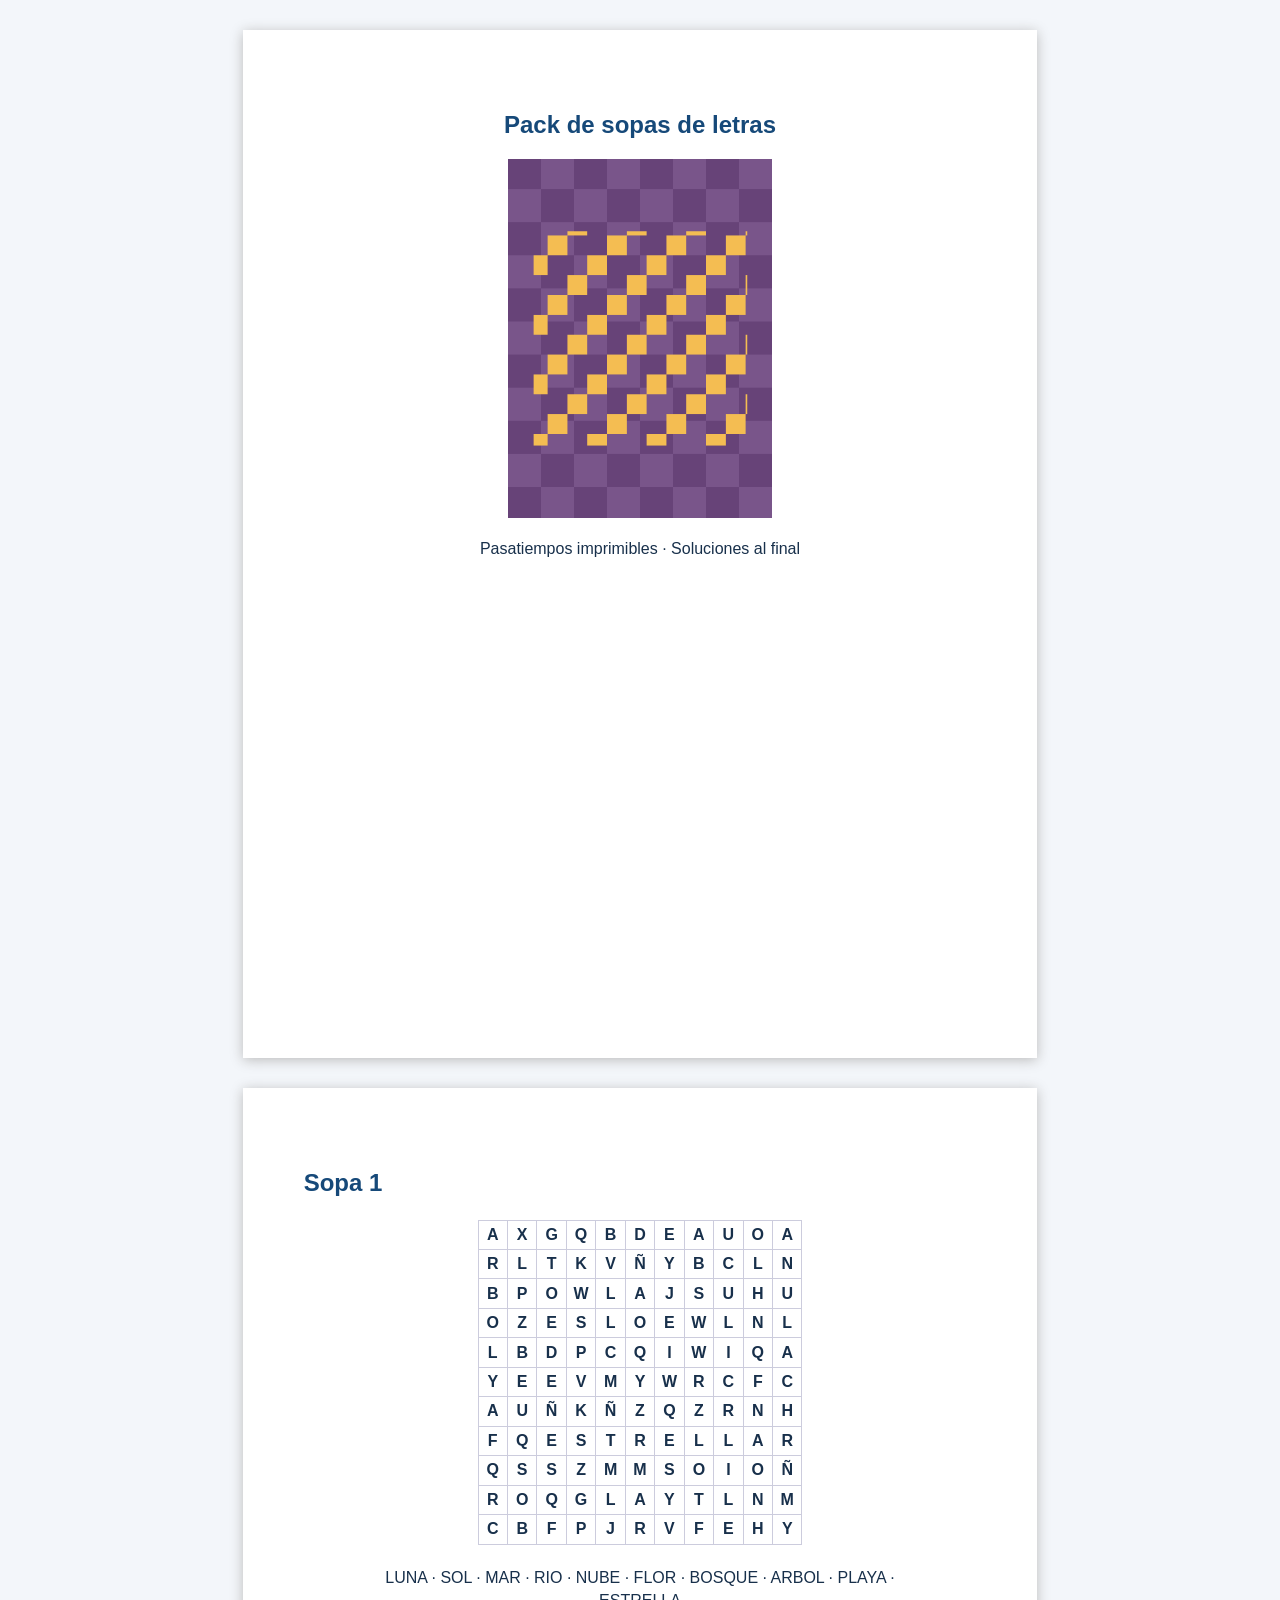
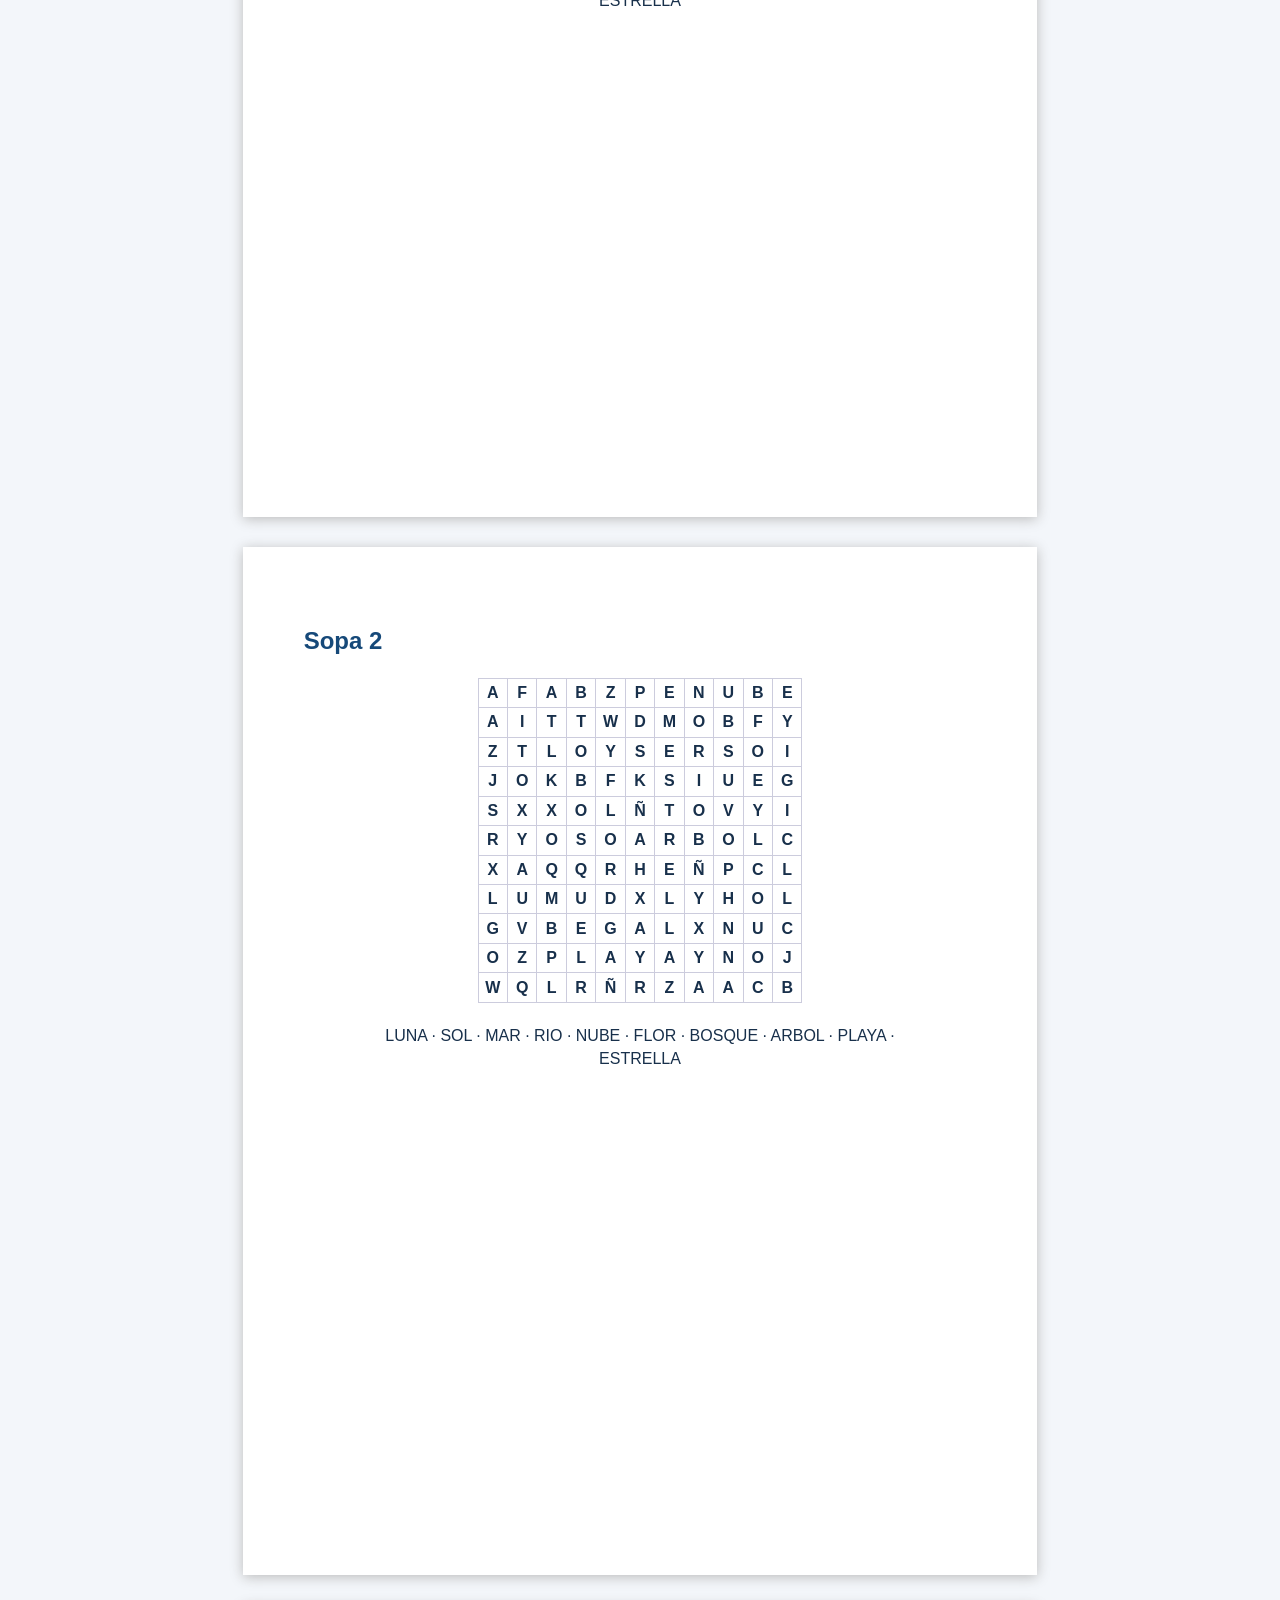
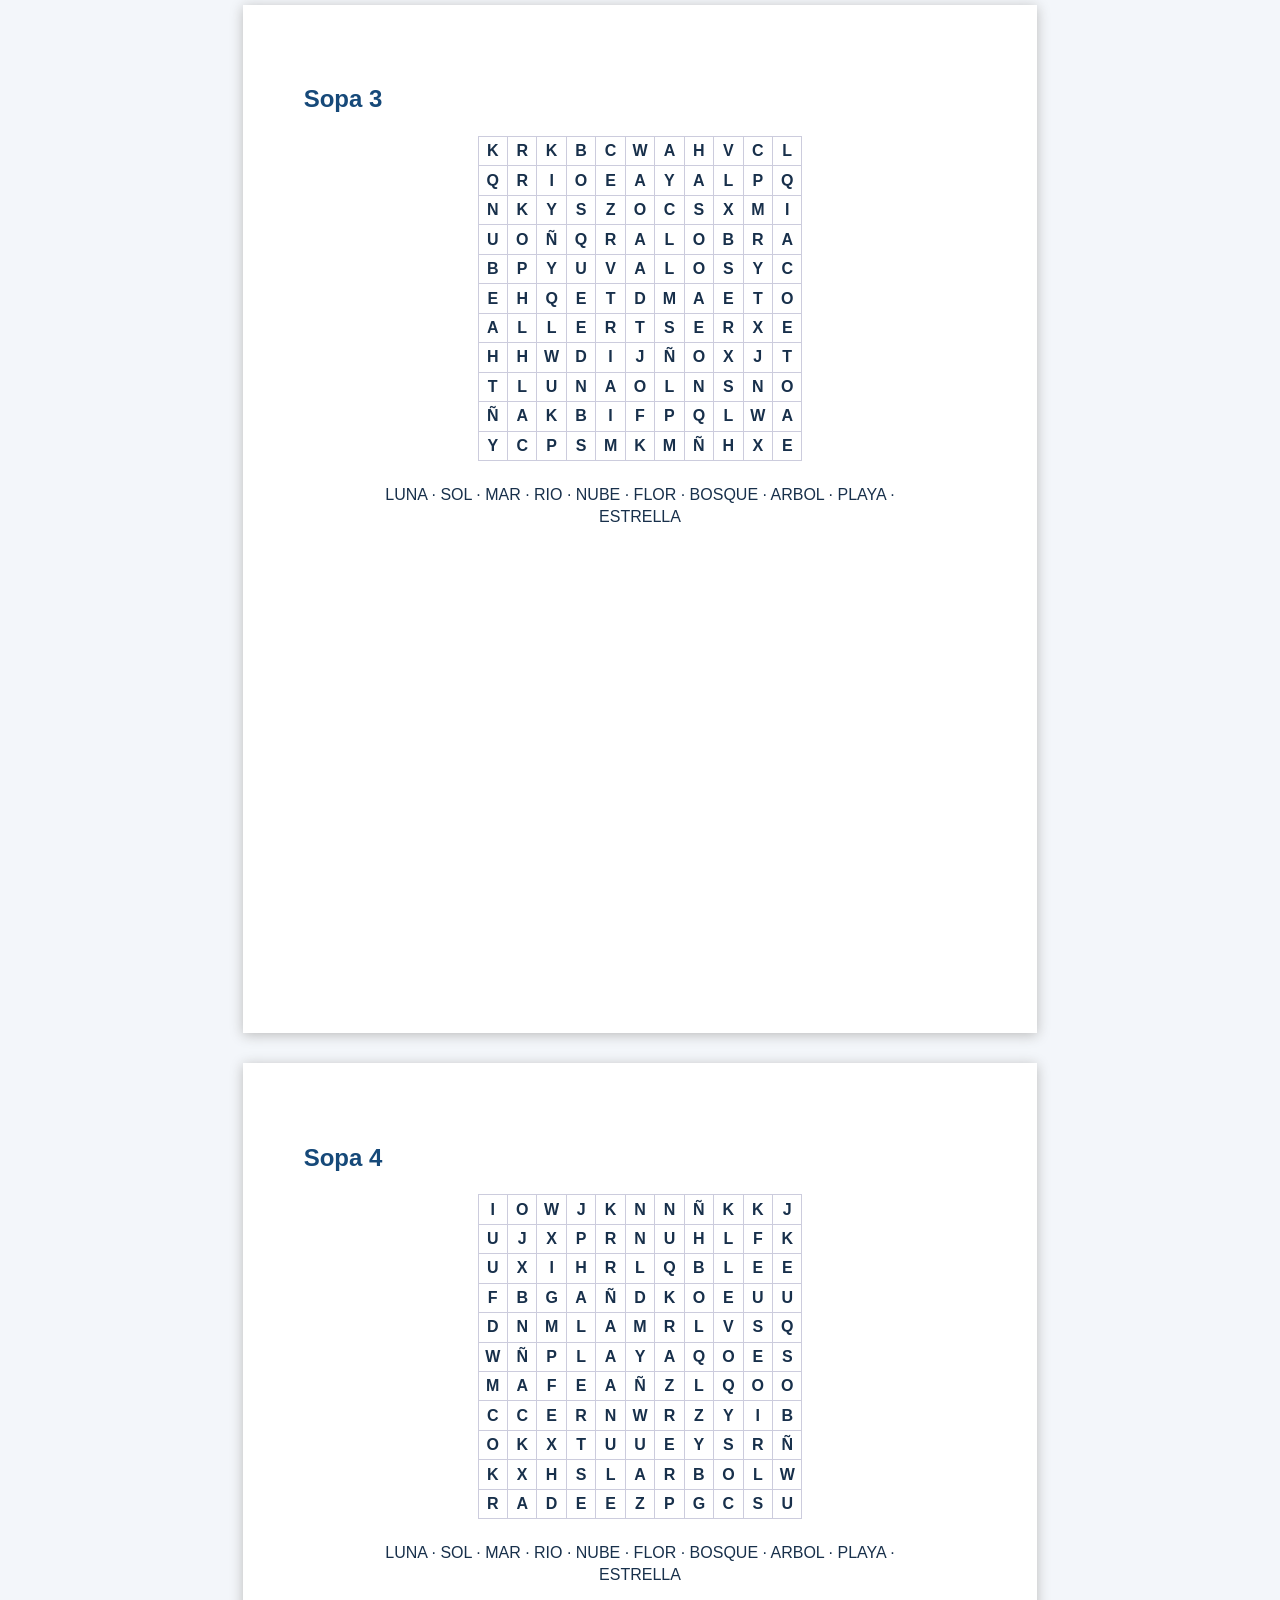
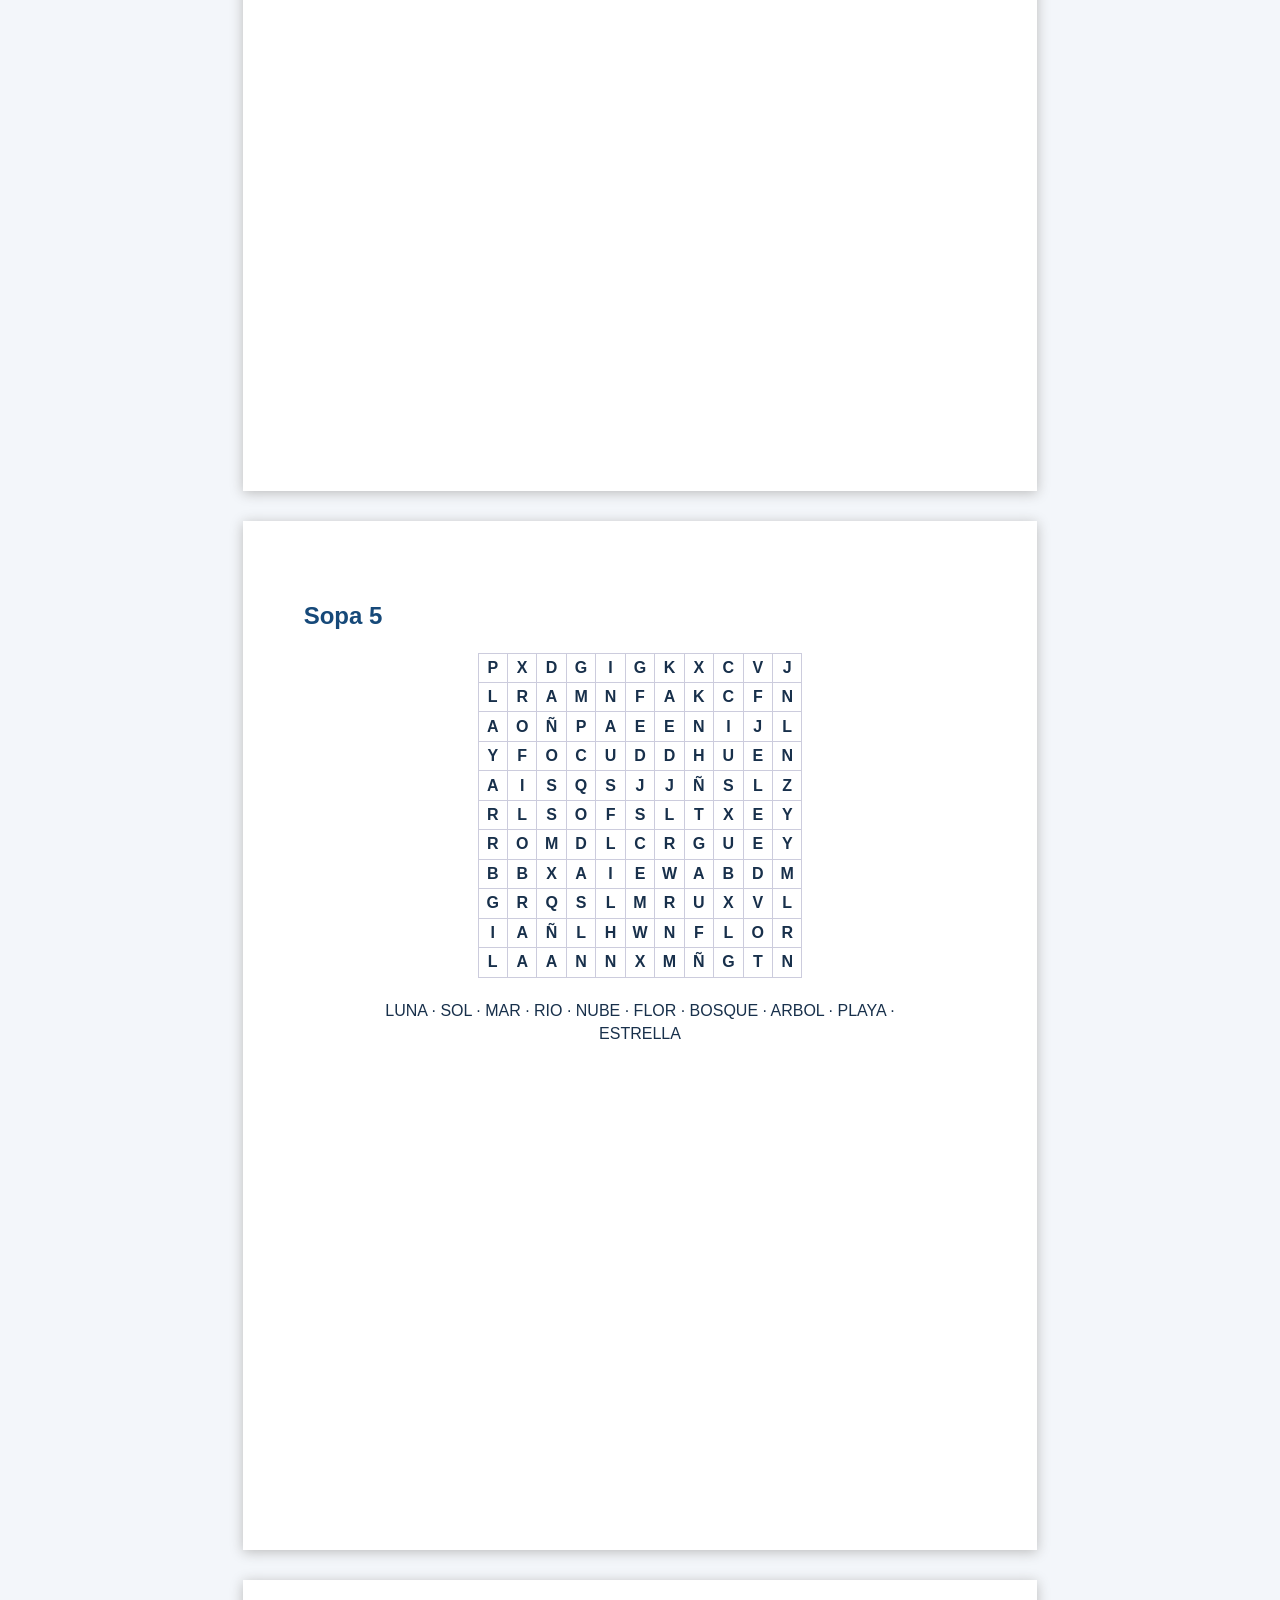
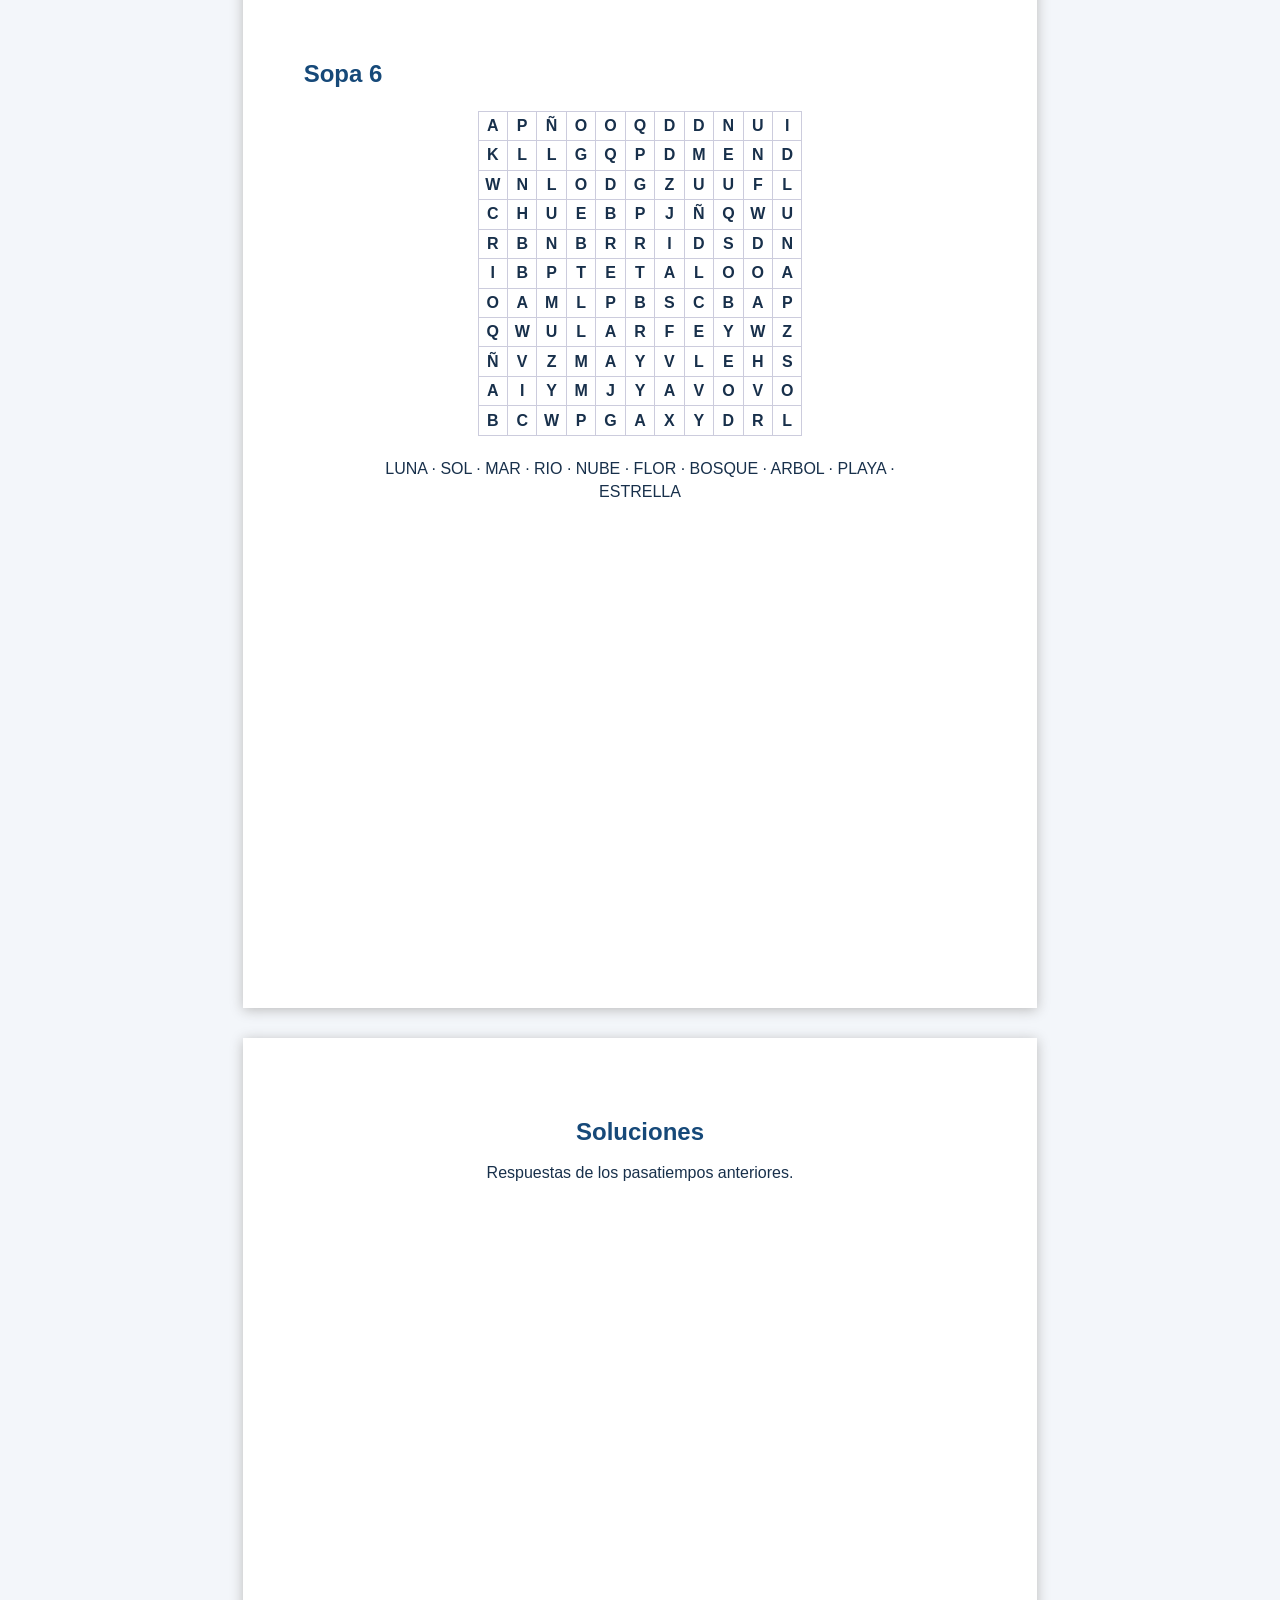
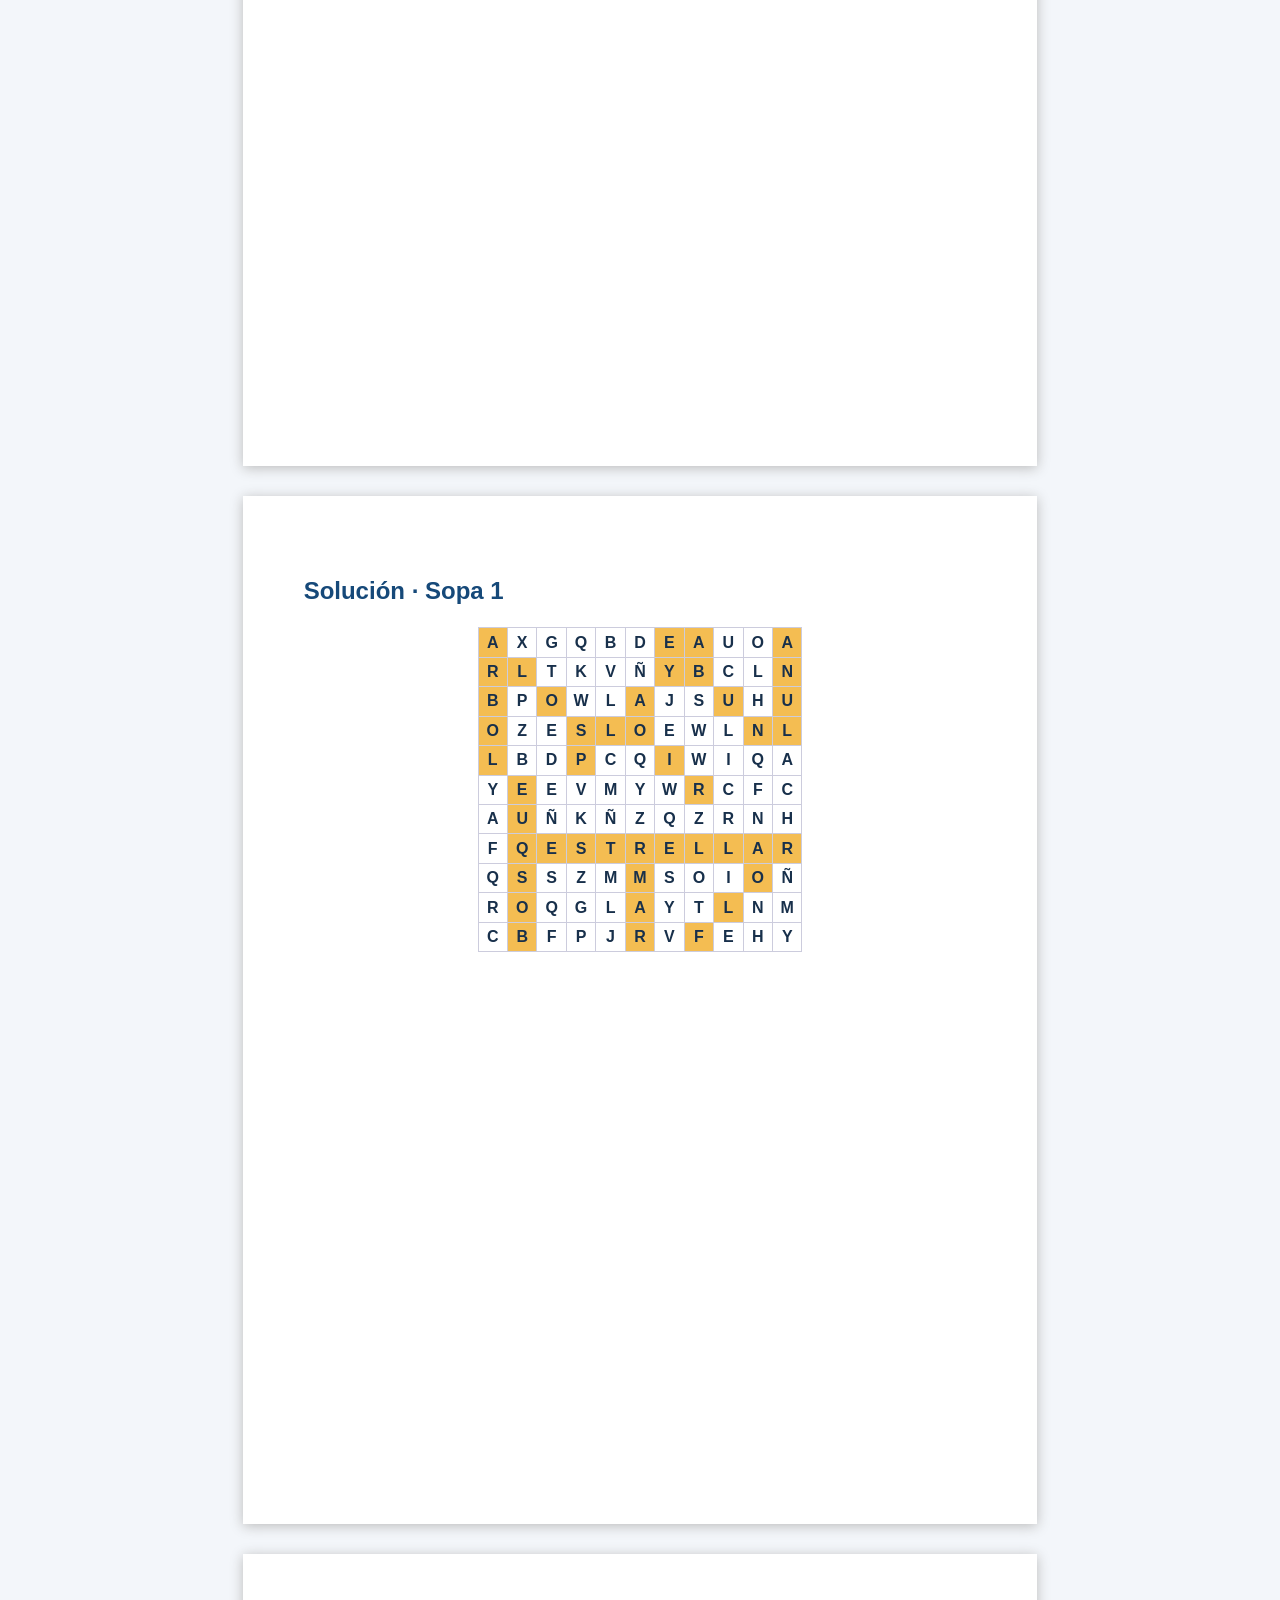
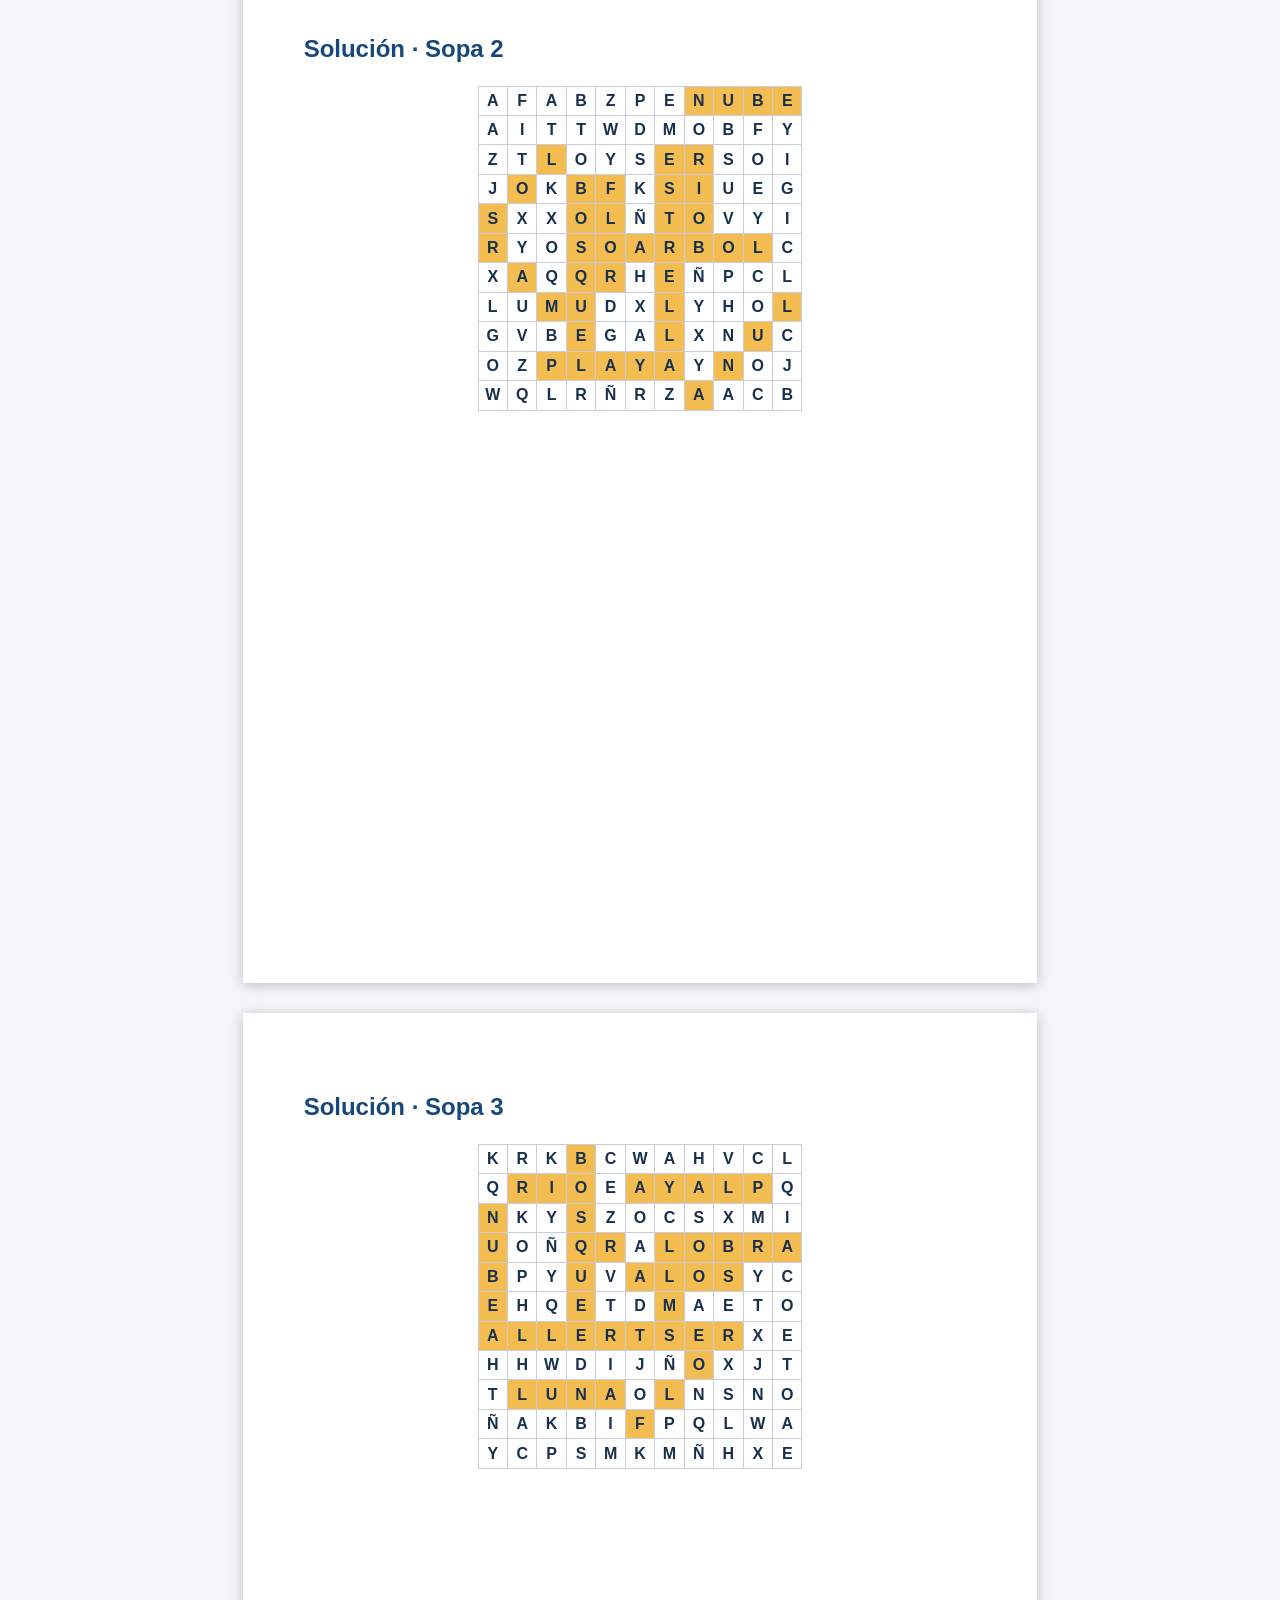
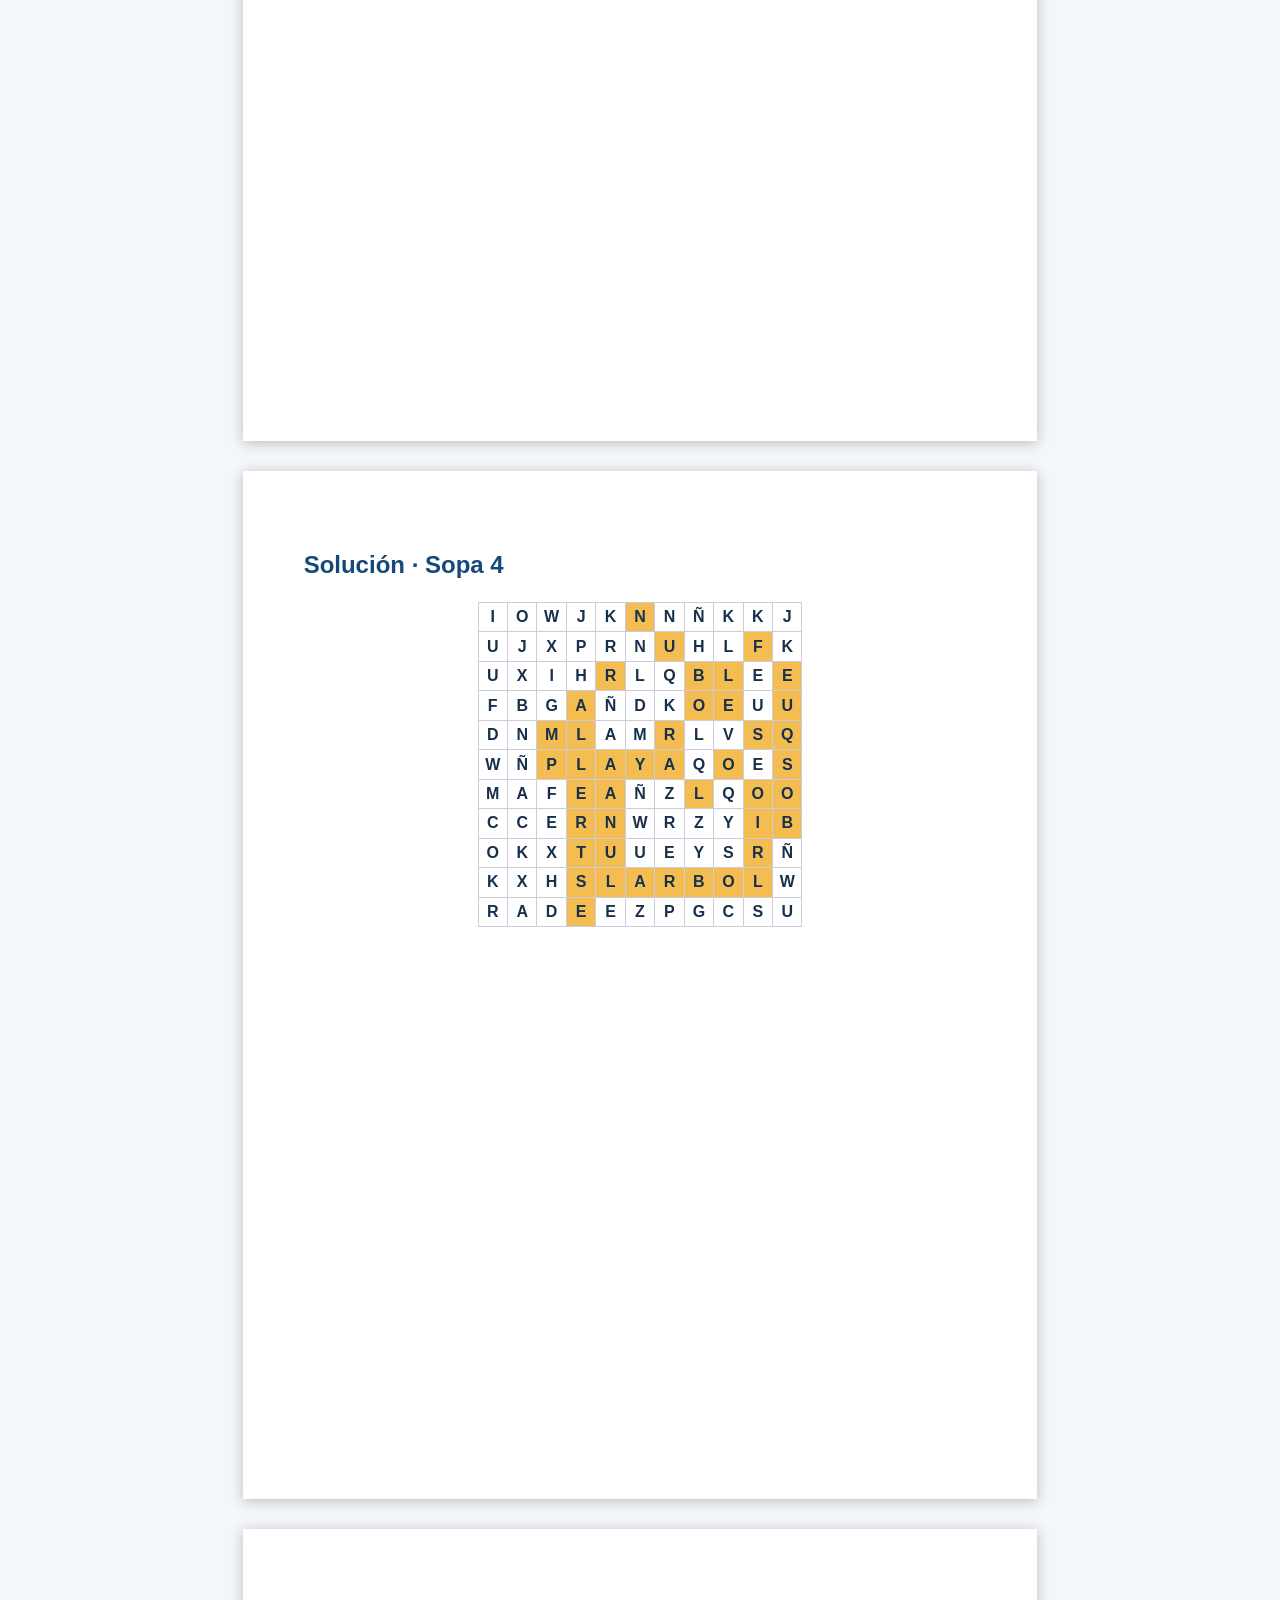
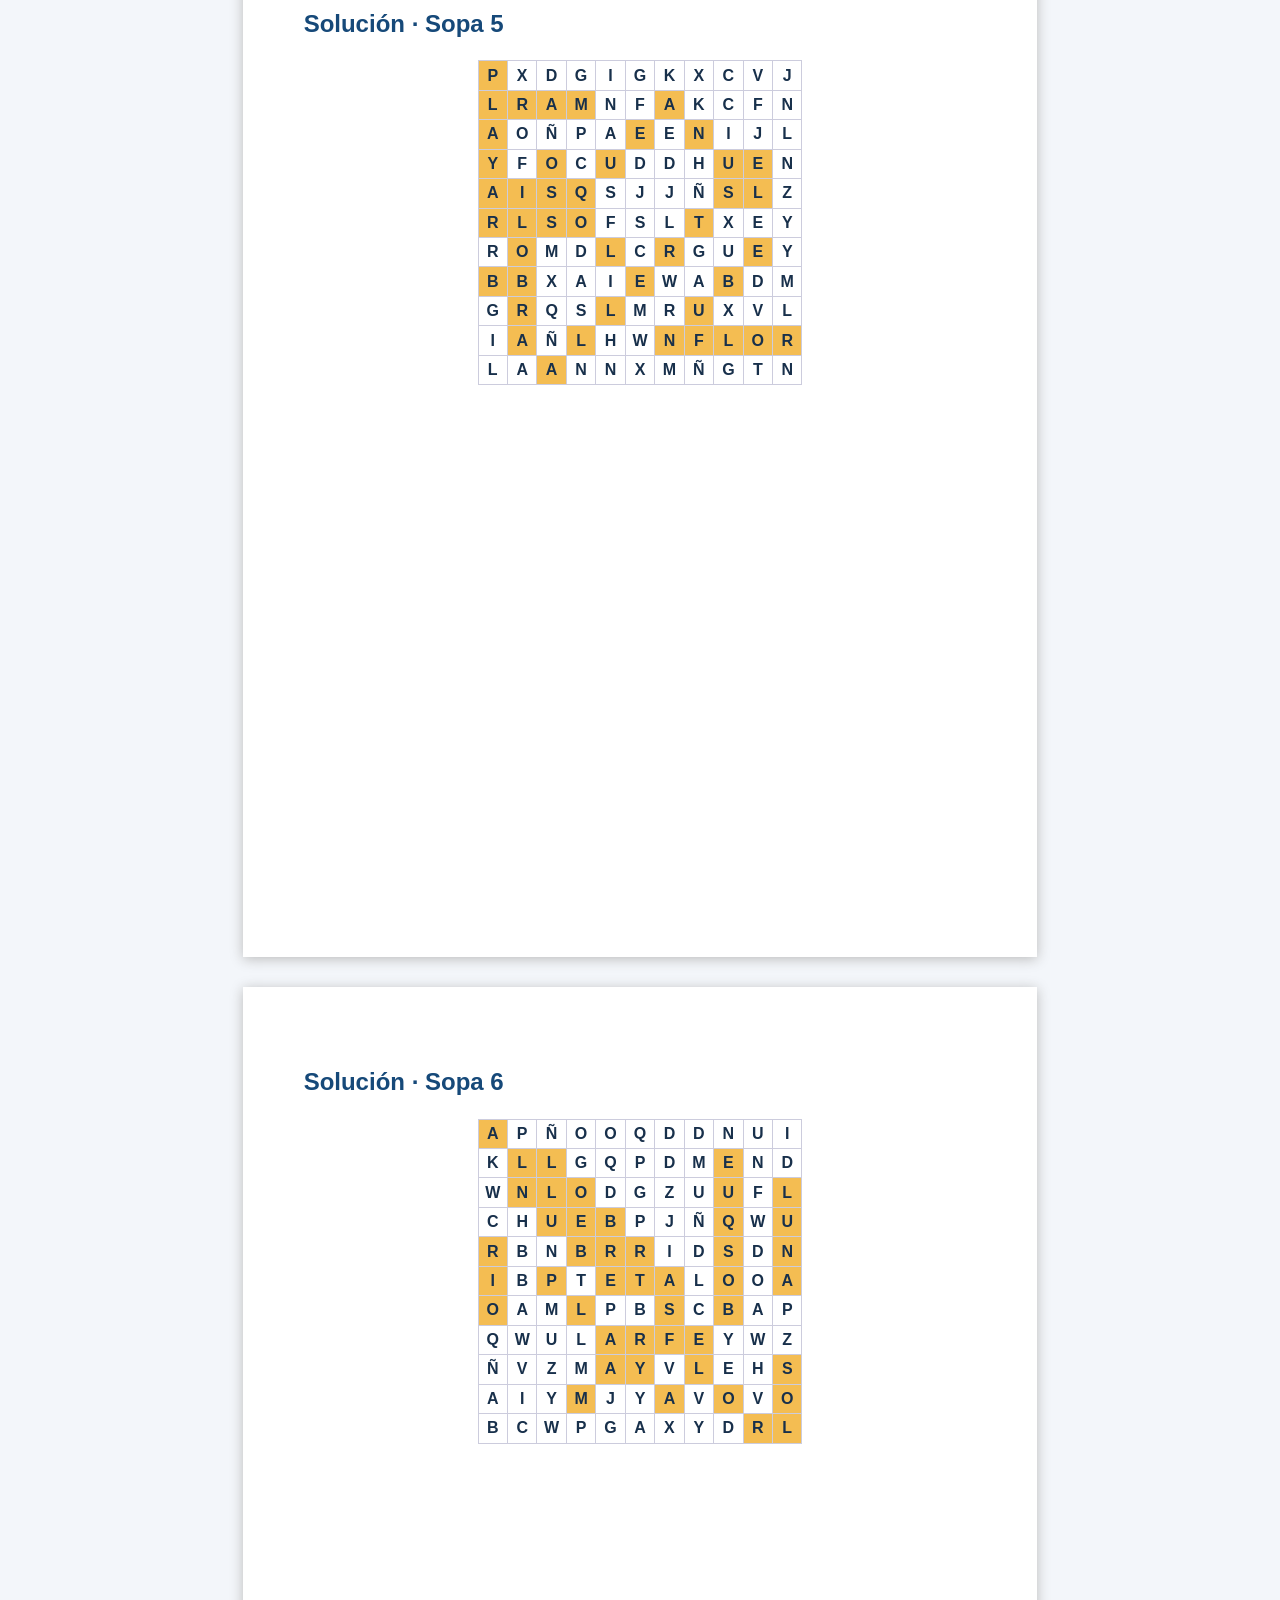
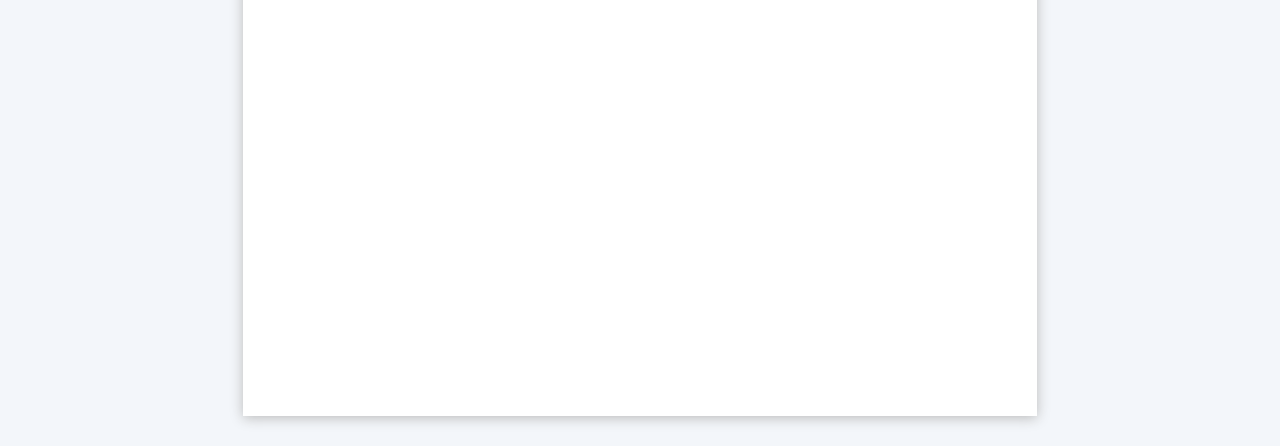
<file: products/pack_sopas.html>
<!doctype html><html lang="es"><head><meta charset="utf-8"><title>Pack de sopas de letras</title><style>
@page { size: A4; margin: 16mm; }
body { font-family: Arial, sans-serif; color: #18304b; margin: 0; }
.page { break-after: page; page-break-after: always; min-height: 240mm; }
.cover { text-align: center; padding-top: 25mm; }
.cover img { width: 70mm; height: 95mm; object-fit: cover; }
h1, h2 { color: #164979; } h2 { margin-bottom: 4mm; }
p { line-height: 1.4; }
table { border-collapse: collapse; margin: 6mm auto; }
td { text-align: center; vertical-align: middle; }
.sudoku td { width: 10mm; height: 10mm; border: 1px solid #778; font-size: 17pt; }
.sudoku tr:nth-child(3n) td { border-bottom: 2px solid #18304b; }
.sudoku td:nth-child(3n) { border-right: 2px solid #18304b; }
.maze td { width: 4.4mm; height: 4.4mm; padding: 0; }
.wall { background: #18304b; } .route { background: #f4bd52; }
.wordsearch td { width: 7mm; height: 7mm; border: 1px solid #ccd; font-weight: bold; }
.found { background: #f4bd52; }
.words { text-align: center; max-width: 150mm; margin: auto; }
.solutions { text-align: center; }
@media screen { body { max-width: 210mm; margin: auto; background: #f3f6fa; }
  .page { background: white; padding: 16mm; margin: 8mm auto; box-shadow: 0 2px 12px #bbb; } }
</style></head><body><section class="page cover"><h1>Pack de sopas de letras</h1><img src="portada_sopas.png" alt="Portada decorativa"><p>Pasatiempos imprimibles · Soluciones al final</p></section><section class="page "><h2>Sopa 1</h2><table class="wordsearch"><tr><td class="">A</td><td class="">X</td><td class="">G</td><td class="">Q</td><td class="">B</td><td class="">D</td><td class="">E</td><td class="">A</td><td class="">U</td><td class="">O</td><td class="">A</td></tr><tr><td class="">R</td><td class="">L</td><td class="">T</td><td class="">K</td><td class="">V</td><td class="">Ñ</td><td class="">Y</td><td class="">B</td><td class="">C</td><td class="">L</td><td class="">N</td></tr><tr><td class="">B</td><td class="">P</td><td class="">O</td><td class="">W</td><td class="">L</td><td class="">A</td><td class="">J</td><td class="">S</td><td class="">U</td><td class="">H</td><td class="">U</td></tr><tr><td class="">O</td><td class="">Z</td><td class="">E</td><td class="">S</td><td class="">L</td><td class="">O</td><td class="">E</td><td class="">W</td><td class="">L</td><td class="">N</td><td class="">L</td></tr><tr><td class="">L</td><td class="">B</td><td class="">D</td><td class="">P</td><td class="">C</td><td class="">Q</td><td class="">I</td><td class="">W</td><td class="">I</td><td class="">Q</td><td class="">A</td></tr><tr><td class="">Y</td><td class="">E</td><td class="">E</td><td class="">V</td><td class="">M</td><td class="">Y</td><td class="">W</td><td class="">R</td><td class="">C</td><td class="">F</td><td class="">C</td></tr><tr><td class="">A</td><td class="">U</td><td class="">Ñ</td><td class="">K</td><td class="">Ñ</td><td class="">Z</td><td class="">Q</td><td class="">Z</td><td class="">R</td><td class="">N</td><td class="">H</td></tr><tr><td class="">F</td><td class="">Q</td><td class="">E</td><td class="">S</td><td class="">T</td><td class="">R</td><td class="">E</td><td class="">L</td><td class="">L</td><td class="">A</td><td class="">R</td></tr><tr><td class="">Q</td><td class="">S</td><td class="">S</td><td class="">Z</td><td class="">M</td><td class="">M</td><td class="">S</td><td class="">O</td><td class="">I</td><td class="">O</td><td class="">Ñ</td></tr><tr><td class="">R</td><td class="">O</td><td class="">Q</td><td class="">G</td><td class="">L</td><td class="">A</td><td class="">Y</td><td class="">T</td><td class="">L</td><td class="">N</td><td class="">M</td></tr><tr><td class="">C</td><td class="">B</td><td class="">F</td><td class="">P</td><td class="">J</td><td class="">R</td><td class="">V</td><td class="">F</td><td class="">E</td><td class="">H</td><td class="">Y</td></tr></table><p class="words">LUNA · SOL · MAR · RIO · NUBE · FLOR · BOSQUE · ARBOL · PLAYA · ESTRELLA</p></section><section class="page "><h2>Sopa 2</h2><table class="wordsearch"><tr><td class="">A</td><td class="">F</td><td class="">A</td><td class="">B</td><td class="">Z</td><td class="">P</td><td class="">E</td><td class="">N</td><td class="">U</td><td class="">B</td><td class="">E</td></tr><tr><td class="">A</td><td class="">I</td><td class="">T</td><td class="">T</td><td class="">W</td><td class="">D</td><td class="">M</td><td class="">O</td><td class="">B</td><td class="">F</td><td class="">Y</td></tr><tr><td class="">Z</td><td class="">T</td><td class="">L</td><td class="">O</td><td class="">Y</td><td class="">S</td><td class="">E</td><td class="">R</td><td class="">S</td><td class="">O</td><td class="">I</td></tr><tr><td class="">J</td><td class="">O</td><td class="">K</td><td class="">B</td><td class="">F</td><td class="">K</td><td class="">S</td><td class="">I</td><td class="">U</td><td class="">E</td><td class="">G</td></tr><tr><td class="">S</td><td class="">X</td><td class="">X</td><td class="">O</td><td class="">L</td><td class="">Ñ</td><td class="">T</td><td class="">O</td><td class="">V</td><td class="">Y</td><td class="">I</td></tr><tr><td class="">R</td><td class="">Y</td><td class="">O</td><td class="">S</td><td class="">O</td><td class="">A</td><td class="">R</td><td class="">B</td><td class="">O</td><td class="">L</td><td class="">C</td></tr><tr><td class="">X</td><td class="">A</td><td class="">Q</td><td class="">Q</td><td class="">R</td><td class="">H</td><td class="">E</td><td class="">Ñ</td><td class="">P</td><td class="">C</td><td class="">L</td></tr><tr><td class="">L</td><td class="">U</td><td class="">M</td><td class="">U</td><td class="">D</td><td class="">X</td><td class="">L</td><td class="">Y</td><td class="">H</td><td class="">O</td><td class="">L</td></tr><tr><td class="">G</td><td class="">V</td><td class="">B</td><td class="">E</td><td class="">G</td><td class="">A</td><td class="">L</td><td class="">X</td><td class="">N</td><td class="">U</td><td class="">C</td></tr><tr><td class="">O</td><td class="">Z</td><td class="">P</td><td class="">L</td><td class="">A</td><td class="">Y</td><td class="">A</td><td class="">Y</td><td class="">N</td><td class="">O</td><td class="">J</td></tr><tr><td class="">W</td><td class="">Q</td><td class="">L</td><td class="">R</td><td class="">Ñ</td><td class="">R</td><td class="">Z</td><td class="">A</td><td class="">A</td><td class="">C</td><td class="">B</td></tr></table><p class="words">LUNA · SOL · MAR · RIO · NUBE · FLOR · BOSQUE · ARBOL · PLAYA · ESTRELLA</p></section><section class="page "><h2>Sopa 3</h2><table class="wordsearch"><tr><td class="">K</td><td class="">R</td><td class="">K</td><td class="">B</td><td class="">C</td><td class="">W</td><td class="">A</td><td class="">H</td><td class="">V</td><td class="">C</td><td class="">L</td></tr><tr><td class="">Q</td><td class="">R</td><td class="">I</td><td class="">O</td><td class="">E</td><td class="">A</td><td class="">Y</td><td class="">A</td><td class="">L</td><td class="">P</td><td class="">Q</td></tr><tr><td class="">N</td><td class="">K</td><td class="">Y</td><td class="">S</td><td class="">Z</td><td class="">O</td><td class="">C</td><td class="">S</td><td class="">X</td><td class="">M</td><td class="">I</td></tr><tr><td class="">U</td><td class="">O</td><td class="">Ñ</td><td class="">Q</td><td class="">R</td><td class="">A</td><td class="">L</td><td class="">O</td><td class="">B</td><td class="">R</td><td class="">A</td></tr><tr><td class="">B</td><td class="">P</td><td class="">Y</td><td class="">U</td><td class="">V</td><td class="">A</td><td class="">L</td><td class="">O</td><td class="">S</td><td class="">Y</td><td class="">C</td></tr><tr><td class="">E</td><td class="">H</td><td class="">Q</td><td class="">E</td><td class="">T</td><td class="">D</td><td class="">M</td><td class="">A</td><td class="">E</td><td class="">T</td><td class="">O</td></tr><tr><td class="">A</td><td class="">L</td><td class="">L</td><td class="">E</td><td class="">R</td><td class="">T</td><td class="">S</td><td class="">E</td><td class="">R</td><td class="">X</td><td class="">E</td></tr><tr><td class="">H</td><td class="">H</td><td class="">W</td><td class="">D</td><td class="">I</td><td class="">J</td><td class="">Ñ</td><td class="">O</td><td class="">X</td><td class="">J</td><td class="">T</td></tr><tr><td class="">T</td><td class="">L</td><td class="">U</td><td class="">N</td><td class="">A</td><td class="">O</td><td class="">L</td><td class="">N</td><td class="">S</td><td class="">N</td><td class="">O</td></tr><tr><td class="">Ñ</td><td class="">A</td><td class="">K</td><td class="">B</td><td class="">I</td><td class="">F</td><td class="">P</td><td class="">Q</td><td class="">L</td><td class="">W</td><td class="">A</td></tr><tr><td class="">Y</td><td class="">C</td><td class="">P</td><td class="">S</td><td class="">M</td><td class="">K</td><td class="">M</td><td class="">Ñ</td><td class="">H</td><td class="">X</td><td class="">E</td></tr></table><p class="words">LUNA · SOL · MAR · RIO · NUBE · FLOR · BOSQUE · ARBOL · PLAYA · ESTRELLA</p></section><section class="page "><h2>Sopa 4</h2><table class="wordsearch"><tr><td class="">I</td><td class="">O</td><td class="">W</td><td class="">J</td><td class="">K</td><td class="">N</td><td class="">N</td><td class="">Ñ</td><td class="">K</td><td class="">K</td><td class="">J</td></tr><tr><td class="">U</td><td class="">J</td><td class="">X</td><td class="">P</td><td class="">R</td><td class="">N</td><td class="">U</td><td class="">H</td><td class="">L</td><td class="">F</td><td class="">K</td></tr><tr><td class="">U</td><td class="">X</td><td class="">I</td><td class="">H</td><td class="">R</td><td class="">L</td><td class="">Q</td><td class="">B</td><td class="">L</td><td class="">E</td><td class="">E</td></tr><tr><td class="">F</td><td class="">B</td><td class="">G</td><td class="">A</td><td class="">Ñ</td><td class="">D</td><td class="">K</td><td class="">O</td><td class="">E</td><td class="">U</td><td class="">U</td></tr><tr><td class="">D</td><td class="">N</td><td class="">M</td><td class="">L</td><td class="">A</td><td class="">M</td><td class="">R</td><td class="">L</td><td class="">V</td><td class="">S</td><td class="">Q</td></tr><tr><td class="">W</td><td class="">Ñ</td><td class="">P</td><td class="">L</td><td class="">A</td><td class="">Y</td><td class="">A</td><td class="">Q</td><td class="">O</td><td class="">E</td><td class="">S</td></tr><tr><td class="">M</td><td class="">A</td><td class="">F</td><td class="">E</td><td class="">A</td><td class="">Ñ</td><td class="">Z</td><td class="">L</td><td class="">Q</td><td class="">O</td><td class="">O</td></tr><tr><td class="">C</td><td class="">C</td><td class="">E</td><td class="">R</td><td class="">N</td><td class="">W</td><td class="">R</td><td class="">Z</td><td class="">Y</td><td class="">I</td><td class="">B</td></tr><tr><td class="">O</td><td class="">K</td><td class="">X</td><td class="">T</td><td class="">U</td><td class="">U</td><td class="">E</td><td class="">Y</td><td class="">S</td><td class="">R</td><td class="">Ñ</td></tr><tr><td class="">K</td><td class="">X</td><td class="">H</td><td class="">S</td><td class="">L</td><td class="">A</td><td class="">R</td><td class="">B</td><td class="">O</td><td class="">L</td><td class="">W</td></tr><tr><td class="">R</td><td class="">A</td><td class="">D</td><td class="">E</td><td class="">E</td><td class="">Z</td><td class="">P</td><td class="">G</td><td class="">C</td><td class="">S</td><td class="">U</td></tr></table><p class="words">LUNA · SOL · MAR · RIO · NUBE · FLOR · BOSQUE · ARBOL · PLAYA · ESTRELLA</p></section><section class="page "><h2>Sopa 5</h2><table class="wordsearch"><tr><td class="">P</td><td class="">X</td><td class="">D</td><td class="">G</td><td class="">I</td><td class="">G</td><td class="">K</td><td class="">X</td><td class="">C</td><td class="">V</td><td class="">J</td></tr><tr><td class="">L</td><td class="">R</td><td class="">A</td><td class="">M</td><td class="">N</td><td class="">F</td><td class="">A</td><td class="">K</td><td class="">C</td><td class="">F</td><td class="">N</td></tr><tr><td class="">A</td><td class="">O</td><td class="">Ñ</td><td class="">P</td><td class="">A</td><td class="">E</td><td class="">E</td><td class="">N</td><td class="">I</td><td class="">J</td><td class="">L</td></tr><tr><td class="">Y</td><td class="">F</td><td class="">O</td><td class="">C</td><td class="">U</td><td class="">D</td><td class="">D</td><td class="">H</td><td class="">U</td><td class="">E</td><td class="">N</td></tr><tr><td class="">A</td><td class="">I</td><td class="">S</td><td class="">Q</td><td class="">S</td><td class="">J</td><td class="">J</td><td class="">Ñ</td><td class="">S</td><td class="">L</td><td class="">Z</td></tr><tr><td class="">R</td><td class="">L</td><td class="">S</td><td class="">O</td><td class="">F</td><td class="">S</td><td class="">L</td><td class="">T</td><td class="">X</td><td class="">E</td><td class="">Y</td></tr><tr><td class="">R</td><td class="">O</td><td class="">M</td><td class="">D</td><td class="">L</td><td class="">C</td><td class="">R</td><td class="">G</td><td class="">U</td><td class="">E</td><td class="">Y</td></tr><tr><td class="">B</td><td class="">B</td><td class="">X</td><td class="">A</td><td class="">I</td><td class="">E</td><td class="">W</td><td class="">A</td><td class="">B</td><td class="">D</td><td class="">M</td></tr><tr><td class="">G</td><td class="">R</td><td class="">Q</td><td class="">S</td><td class="">L</td><td class="">M</td><td class="">R</td><td class="">U</td><td class="">X</td><td class="">V</td><td class="">L</td></tr><tr><td class="">I</td><td class="">A</td><td class="">Ñ</td><td class="">L</td><td class="">H</td><td class="">W</td><td class="">N</td><td class="">F</td><td class="">L</td><td class="">O</td><td class="">R</td></tr><tr><td class="">L</td><td class="">A</td><td class="">A</td><td class="">N</td><td class="">N</td><td class="">X</td><td class="">M</td><td class="">Ñ</td><td class="">G</td><td class="">T</td><td class="">N</td></tr></table><p class="words">LUNA · SOL · MAR · RIO · NUBE · FLOR · BOSQUE · ARBOL · PLAYA · ESTRELLA</p></section><section class="page "><h2>Sopa 6</h2><table class="wordsearch"><tr><td class="">A</td><td class="">P</td><td class="">Ñ</td><td class="">O</td><td class="">O</td><td class="">Q</td><td class="">D</td><td class="">D</td><td class="">N</td><td class="">U</td><td class="">I</td></tr><tr><td class="">K</td><td class="">L</td><td class="">L</td><td class="">G</td><td class="">Q</td><td class="">P</td><td class="">D</td><td class="">M</td><td class="">E</td><td class="">N</td><td class="">D</td></tr><tr><td class="">W</td><td class="">N</td><td class="">L</td><td class="">O</td><td class="">D</td><td class="">G</td><td class="">Z</td><td class="">U</td><td class="">U</td><td class="">F</td><td class="">L</td></tr><tr><td class="">C</td><td class="">H</td><td class="">U</td><td class="">E</td><td class="">B</td><td class="">P</td><td class="">J</td><td class="">Ñ</td><td class="">Q</td><td class="">W</td><td class="">U</td></tr><tr><td class="">R</td><td class="">B</td><td class="">N</td><td class="">B</td><td class="">R</td><td class="">R</td><td class="">I</td><td class="">D</td><td class="">S</td><td class="">D</td><td class="">N</td></tr><tr><td class="">I</td><td class="">B</td><td class="">P</td><td class="">T</td><td class="">E</td><td class="">T</td><td class="">A</td><td class="">L</td><td class="">O</td><td class="">O</td><td class="">A</td></tr><tr><td class="">O</td><td class="">A</td><td class="">M</td><td class="">L</td><td class="">P</td><td class="">B</td><td class="">S</td><td class="">C</td><td class="">B</td><td class="">A</td><td class="">P</td></tr><tr><td class="">Q</td><td class="">W</td><td class="">U</td><td class="">L</td><td class="">A</td><td class="">R</td><td class="">F</td><td class="">E</td><td class="">Y</td><td class="">W</td><td class="">Z</td></tr><tr><td class="">Ñ</td><td class="">V</td><td class="">Z</td><td class="">M</td><td class="">A</td><td class="">Y</td><td class="">V</td><td class="">L</td><td class="">E</td><td class="">H</td><td class="">S</td></tr><tr><td class="">A</td><td class="">I</td><td class="">Y</td><td class="">M</td><td class="">J</td><td class="">Y</td><td class="">A</td><td class="">V</td><td class="">O</td><td class="">V</td><td class="">O</td></tr><tr><td class="">B</td><td class="">C</td><td class="">W</td><td class="">P</td><td class="">G</td><td class="">A</td><td class="">X</td><td class="">Y</td><td class="">D</td><td class="">R</td><td class="">L</td></tr></table><p class="words">LUNA · SOL · MAR · RIO · NUBE · FLOR · BOSQUE · ARBOL · PLAYA · ESTRELLA</p></section><section class="page solutions"><h2>Soluciones</h2><p>Respuestas de los pasatiempos anteriores.</p></section><section class="page "><h2>Solución · Sopa 1</h2><table class="wordsearch"><tr><td class="found">A</td><td class="">X</td><td class="">G</td><td class="">Q</td><td class="">B</td><td class="">D</td><td class="found">E</td><td class="found">A</td><td class="">U</td><td class="">O</td><td class="found">A</td></tr><tr><td class="found">R</td><td class="found">L</td><td class="">T</td><td class="">K</td><td class="">V</td><td class="">Ñ</td><td class="found">Y</td><td class="found">B</td><td class="">C</td><td class="">L</td><td class="found">N</td></tr><tr><td class="found">B</td><td class="">P</td><td class="found">O</td><td class="">W</td><td class="">L</td><td class="found">A</td><td class="">J</td><td class="">S</td><td class="found">U</td><td class="">H</td><td class="found">U</td></tr><tr><td class="found">O</td><td class="">Z</td><td class="">E</td><td class="found">S</td><td class="found">L</td><td class="found">O</td><td class="">E</td><td class="">W</td><td class="">L</td><td class="found">N</td><td class="found">L</td></tr><tr><td class="found">L</td><td class="">B</td><td class="">D</td><td class="found">P</td><td class="">C</td><td class="">Q</td><td class="found">I</td><td class="">W</td><td class="">I</td><td class="">Q</td><td class="">A</td></tr><tr><td class="">Y</td><td class="found">E</td><td class="">E</td><td class="">V</td><td class="">M</td><td class="">Y</td><td class="">W</td><td class="found">R</td><td class="">C</td><td class="">F</td><td class="">C</td></tr><tr><td class="">A</td><td class="found">U</td><td class="">Ñ</td><td class="">K</td><td class="">Ñ</td><td class="">Z</td><td class="">Q</td><td class="">Z</td><td class="">R</td><td class="">N</td><td class="">H</td></tr><tr><td class="">F</td><td class="found">Q</td><td class="found">E</td><td class="found">S</td><td class="found">T</td><td class="found">R</td><td class="found">E</td><td class="found">L</td><td class="found">L</td><td class="found">A</td><td class="found">R</td></tr><tr><td class="">Q</td><td class="found">S</td><td class="">S</td><td class="">Z</td><td class="">M</td><td class="found">M</td><td class="">S</td><td class="">O</td><td class="">I</td><td class="found">O</td><td class="">Ñ</td></tr><tr><td class="">R</td><td class="found">O</td><td class="">Q</td><td class="">G</td><td class="">L</td><td class="found">A</td><td class="">Y</td><td class="">T</td><td class="found">L</td><td class="">N</td><td class="">M</td></tr><tr><td class="">C</td><td class="found">B</td><td class="">F</td><td class="">P</td><td class="">J</td><td class="found">R</td><td class="">V</td><td class="found">F</td><td class="">E</td><td class="">H</td><td class="">Y</td></tr></table></section><section class="page "><h2>Solución · Sopa 2</h2><table class="wordsearch"><tr><td class="">A</td><td class="">F</td><td class="">A</td><td class="">B</td><td class="">Z</td><td class="">P</td><td class="">E</td><td class="found">N</td><td class="found">U</td><td class="found">B</td><td class="found">E</td></tr><tr><td class="">A</td><td class="">I</td><td class="">T</td><td class="">T</td><td class="">W</td><td class="">D</td><td class="">M</td><td class="">O</td><td class="">B</td><td class="">F</td><td class="">Y</td></tr><tr><td class="">Z</td><td class="">T</td><td class="found">L</td><td class="">O</td><td class="">Y</td><td class="">S</td><td class="found">E</td><td class="found">R</td><td class="">S</td><td class="">O</td><td class="">I</td></tr><tr><td class="">J</td><td class="found">O</td><td class="">K</td><td class="found">B</td><td class="found">F</td><td class="">K</td><td class="found">S</td><td class="found">I</td><td class="">U</td><td class="">E</td><td class="">G</td></tr><tr><td class="found">S</td><td class="">X</td><td class="">X</td><td class="found">O</td><td class="found">L</td><td class="">Ñ</td><td class="found">T</td><td class="found">O</td><td class="">V</td><td class="">Y</td><td class="">I</td></tr><tr><td class="found">R</td><td class="">Y</td><td class="">O</td><td class="found">S</td><td class="found">O</td><td class="found">A</td><td class="found">R</td><td class="found">B</td><td class="found">O</td><td class="found">L</td><td class="">C</td></tr><tr><td class="">X</td><td class="found">A</td><td class="">Q</td><td class="found">Q</td><td class="found">R</td><td class="">H</td><td class="found">E</td><td class="">Ñ</td><td class="">P</td><td class="">C</td><td class="">L</td></tr><tr><td class="">L</td><td class="">U</td><td class="found">M</td><td class="found">U</td><td class="">D</td><td class="">X</td><td class="found">L</td><td class="">Y</td><td class="">H</td><td class="">O</td><td class="found">L</td></tr><tr><td class="">G</td><td class="">V</td><td class="">B</td><td class="found">E</td><td class="">G</td><td class="">A</td><td class="found">L</td><td class="">X</td><td class="">N</td><td class="found">U</td><td class="">C</td></tr><tr><td class="">O</td><td class="">Z</td><td class="found">P</td><td class="found">L</td><td class="found">A</td><td class="found">Y</td><td class="found">A</td><td class="">Y</td><td class="found">N</td><td class="">O</td><td class="">J</td></tr><tr><td class="">W</td><td class="">Q</td><td class="">L</td><td class="">R</td><td class="">Ñ</td><td class="">R</td><td class="">Z</td><td class="found">A</td><td class="">A</td><td class="">C</td><td class="">B</td></tr></table></section><section class="page "><h2>Solución · Sopa 3</h2><table class="wordsearch"><tr><td class="">K</td><td class="">R</td><td class="">K</td><td class="found">B</td><td class="">C</td><td class="">W</td><td class="">A</td><td class="">H</td><td class="">V</td><td class="">C</td><td class="">L</td></tr><tr><td class="">Q</td><td class="found">R</td><td class="found">I</td><td class="found">O</td><td class="">E</td><td class="found">A</td><td class="found">Y</td><td class="found">A</td><td class="found">L</td><td class="found">P</td><td class="">Q</td></tr><tr><td class="found">N</td><td class="">K</td><td class="">Y</td><td class="found">S</td><td class="">Z</td><td class="">O</td><td class="">C</td><td class="">S</td><td class="">X</td><td class="">M</td><td class="">I</td></tr><tr><td class="found">U</td><td class="">O</td><td class="">Ñ</td><td class="found">Q</td><td class="found">R</td><td class="">A</td><td class="found">L</td><td class="found">O</td><td class="found">B</td><td class="found">R</td><td class="found">A</td></tr><tr><td class="found">B</td><td class="">P</td><td class="">Y</td><td class="found">U</td><td class="">V</td><td class="found">A</td><td class="found">L</td><td class="found">O</td><td class="found">S</td><td class="">Y</td><td class="">C</td></tr><tr><td class="found">E</td><td class="">H</td><td class="">Q</td><td class="found">E</td><td class="">T</td><td class="">D</td><td class="found">M</td><td class="">A</td><td class="">E</td><td class="">T</td><td class="">O</td></tr><tr><td class="found">A</td><td class="found">L</td><td class="found">L</td><td class="found">E</td><td class="found">R</td><td class="found">T</td><td class="found">S</td><td class="found">E</td><td class="found">R</td><td class="">X</td><td class="">E</td></tr><tr><td class="">H</td><td class="">H</td><td class="">W</td><td class="">D</td><td class="">I</td><td class="">J</td><td class="">Ñ</td><td class="found">O</td><td class="">X</td><td class="">J</td><td class="">T</td></tr><tr><td class="">T</td><td class="found">L</td><td class="found">U</td><td class="found">N</td><td class="found">A</td><td class="">O</td><td class="found">L</td><td class="">N</td><td class="">S</td><td class="">N</td><td class="">O</td></tr><tr><td class="">Ñ</td><td class="">A</td><td class="">K</td><td class="">B</td><td class="">I</td><td class="found">F</td><td class="">P</td><td class="">Q</td><td class="">L</td><td class="">W</td><td class="">A</td></tr><tr><td class="">Y</td><td class="">C</td><td class="">P</td><td class="">S</td><td class="">M</td><td class="">K</td><td class="">M</td><td class="">Ñ</td><td class="">H</td><td class="">X</td><td class="">E</td></tr></table></section><section class="page "><h2>Solución · Sopa 4</h2><table class="wordsearch"><tr><td class="">I</td><td class="">O</td><td class="">W</td><td class="">J</td><td class="">K</td><td class="found">N</td><td class="">N</td><td class="">Ñ</td><td class="">K</td><td class="">K</td><td class="">J</td></tr><tr><td class="">U</td><td class="">J</td><td class="">X</td><td class="">P</td><td class="">R</td><td class="">N</td><td class="found">U</td><td class="">H</td><td class="">L</td><td class="found">F</td><td class="">K</td></tr><tr><td class="">U</td><td class="">X</td><td class="">I</td><td class="">H</td><td class="found">R</td><td class="">L</td><td class="">Q</td><td class="found">B</td><td class="found">L</td><td class="">E</td><td class="found">E</td></tr><tr><td class="">F</td><td class="">B</td><td class="">G</td><td class="found">A</td><td class="">Ñ</td><td class="">D</td><td class="">K</td><td class="found">O</td><td class="found">E</td><td class="">U</td><td class="found">U</td></tr><tr><td class="">D</td><td class="">N</td><td class="found">M</td><td class="found">L</td><td class="">A</td><td class="">M</td><td class="found">R</td><td class="">L</td><td class="">V</td><td class="found">S</td><td class="found">Q</td></tr><tr><td class="">W</td><td class="">Ñ</td><td class="found">P</td><td class="found">L</td><td class="found">A</td><td class="found">Y</td><td class="found">A</td><td class="">Q</td><td class="found">O</td><td class="">E</td><td class="found">S</td></tr><tr><td class="">M</td><td class="">A</td><td class="">F</td><td class="found">E</td><td class="found">A</td><td class="">Ñ</td><td class="">Z</td><td class="found">L</td><td class="">Q</td><td class="found">O</td><td class="found">O</td></tr><tr><td class="">C</td><td class="">C</td><td class="">E</td><td class="found">R</td><td class="found">N</td><td class="">W</td><td class="">R</td><td class="">Z</td><td class="">Y</td><td class="found">I</td><td class="found">B</td></tr><tr><td class="">O</td><td class="">K</td><td class="">X</td><td class="found">T</td><td class="found">U</td><td class="">U</td><td class="">E</td><td class="">Y</td><td class="">S</td><td class="found">R</td><td class="">Ñ</td></tr><tr><td class="">K</td><td class="">X</td><td class="">H</td><td class="found">S</td><td class="found">L</td><td class="found">A</td><td class="found">R</td><td class="found">B</td><td class="found">O</td><td class="found">L</td><td class="">W</td></tr><tr><td class="">R</td><td class="">A</td><td class="">D</td><td class="found">E</td><td class="">E</td><td class="">Z</td><td class="">P</td><td class="">G</td><td class="">C</td><td class="">S</td><td class="">U</td></tr></table></section><section class="page "><h2>Solución · Sopa 5</h2><table class="wordsearch"><tr><td class="found">P</td><td class="">X</td><td class="">D</td><td class="">G</td><td class="">I</td><td class="">G</td><td class="">K</td><td class="">X</td><td class="">C</td><td class="">V</td><td class="">J</td></tr><tr><td class="found">L</td><td class="found">R</td><td class="found">A</td><td class="found">M</td><td class="">N</td><td class="">F</td><td class="found">A</td><td class="">K</td><td class="">C</td><td class="">F</td><td class="">N</td></tr><tr><td class="found">A</td><td class="">O</td><td class="">Ñ</td><td class="">P</td><td class="">A</td><td class="found">E</td><td class="">E</td><td class="found">N</td><td class="">I</td><td class="">J</td><td class="">L</td></tr><tr><td class="found">Y</td><td class="">F</td><td class="found">O</td><td class="">C</td><td class="found">U</td><td class="">D</td><td class="">D</td><td class="">H</td><td class="found">U</td><td class="found">E</td><td class="">N</td></tr><tr><td class="found">A</td><td class="found">I</td><td class="found">S</td><td class="found">Q</td><td class="">S</td><td class="">J</td><td class="">J</td><td class="">Ñ</td><td class="found">S</td><td class="found">L</td><td class="">Z</td></tr><tr><td class="found">R</td><td class="found">L</td><td class="found">S</td><td class="found">O</td><td class="">F</td><td class="">S</td><td class="">L</td><td class="found">T</td><td class="">X</td><td class="">E</td><td class="">Y</td></tr><tr><td class="">R</td><td class="found">O</td><td class="">M</td><td class="">D</td><td class="found">L</td><td class="">C</td><td class="found">R</td><td class="">G</td><td class="">U</td><td class="found">E</td><td class="">Y</td></tr><tr><td class="found">B</td><td class="found">B</td><td class="">X</td><td class="">A</td><td class="">I</td><td class="found">E</td><td class="">W</td><td class="">A</td><td class="found">B</td><td class="">D</td><td class="">M</td></tr><tr><td class="">G</td><td class="found">R</td><td class="">Q</td><td class="">S</td><td class="found">L</td><td class="">M</td><td class="">R</td><td class="found">U</td><td class="">X</td><td class="">V</td><td class="">L</td></tr><tr><td class="">I</td><td class="found">A</td><td class="">Ñ</td><td class="found">L</td><td class="">H</td><td class="">W</td><td class="found">N</td><td class="found">F</td><td class="found">L</td><td class="found">O</td><td class="found">R</td></tr><tr><td class="">L</td><td class="">A</td><td class="found">A</td><td class="">N</td><td class="">N</td><td class="">X</td><td class="">M</td><td class="">Ñ</td><td class="">G</td><td class="">T</td><td class="">N</td></tr></table></section><section class="page "><h2>Solución · Sopa 6</h2><table class="wordsearch"><tr><td class="found">A</td><td class="">P</td><td class="">Ñ</td><td class="">O</td><td class="">O</td><td class="">Q</td><td class="">D</td><td class="">D</td><td class="">N</td><td class="">U</td><td class="">I</td></tr><tr><td class="">K</td><td class="found">L</td><td class="found">L</td><td class="">G</td><td class="">Q</td><td class="">P</td><td class="">D</td><td class="">M</td><td class="found">E</td><td class="">N</td><td class="">D</td></tr><tr><td class="">W</td><td class="found">N</td><td class="found">L</td><td class="found">O</td><td class="">D</td><td class="">G</td><td class="">Z</td><td class="">U</td><td class="found">U</td><td class="">F</td><td class="found">L</td></tr><tr><td class="">C</td><td class="">H</td><td class="found">U</td><td class="found">E</td><td class="found">B</td><td class="">P</td><td class="">J</td><td class="">Ñ</td><td class="found">Q</td><td class="">W</td><td class="found">U</td></tr><tr><td class="found">R</td><td class="">B</td><td class="">N</td><td class="found">B</td><td class="found">R</td><td class="found">R</td><td class="">I</td><td class="">D</td><td class="found">S</td><td class="">D</td><td class="found">N</td></tr><tr><td class="found">I</td><td class="">B</td><td class="found">P</td><td class="">T</td><td class="found">E</td><td class="found">T</td><td class="found">A</td><td class="">L</td><td class="found">O</td><td class="">O</td><td class="found">A</td></tr><tr><td class="found">O</td><td class="">A</td><td class="">M</td><td class="found">L</td><td class="">P</td><td class="">B</td><td class="found">S</td><td class="">C</td><td class="found">B</td><td class="">A</td><td class="">P</td></tr><tr><td class="">Q</td><td class="">W</td><td class="">U</td><td class="">L</td><td class="found">A</td><td class="found">R</td><td class="found">F</td><td class="found">E</td><td class="">Y</td><td class="">W</td><td class="">Z</td></tr><tr><td class="">Ñ</td><td class="">V</td><td class="">Z</td><td class="">M</td><td class="found">A</td><td class="found">Y</td><td class="">V</td><td class="found">L</td><td class="">E</td><td class="">H</td><td class="found">S</td></tr><tr><td class="">A</td><td class="">I</td><td class="">Y</td><td class="found">M</td><td class="">J</td><td class="">Y</td><td class="found">A</td><td class="">V</td><td class="found">O</td><td class="">V</td><td class="found">O</td></tr><tr><td class="">B</td><td class="">C</td><td class="">W</td><td class="">P</td><td class="">G</td><td class="">A</td><td class="">X</td><td class="">Y</td><td class="">D</td><td class="found">R</td><td class="found">L</td></tr></table></section></body></html>
</file>
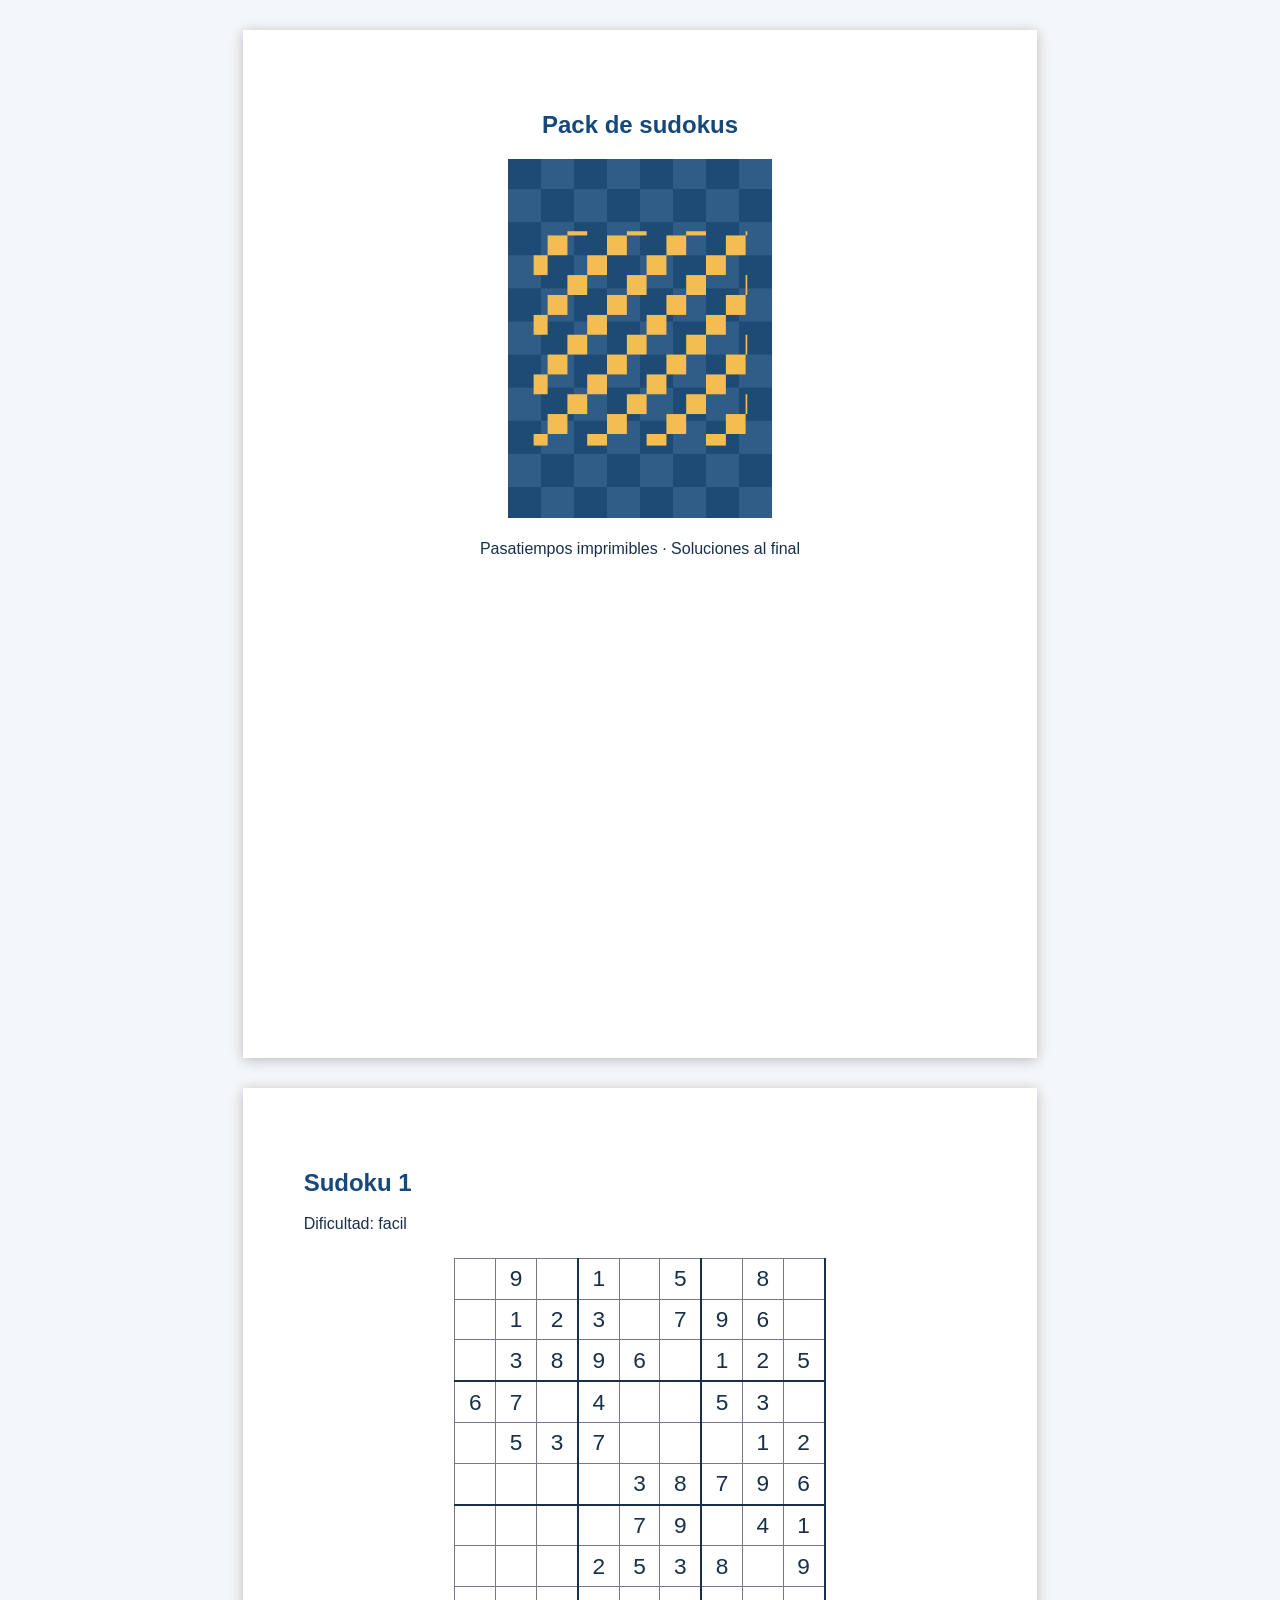
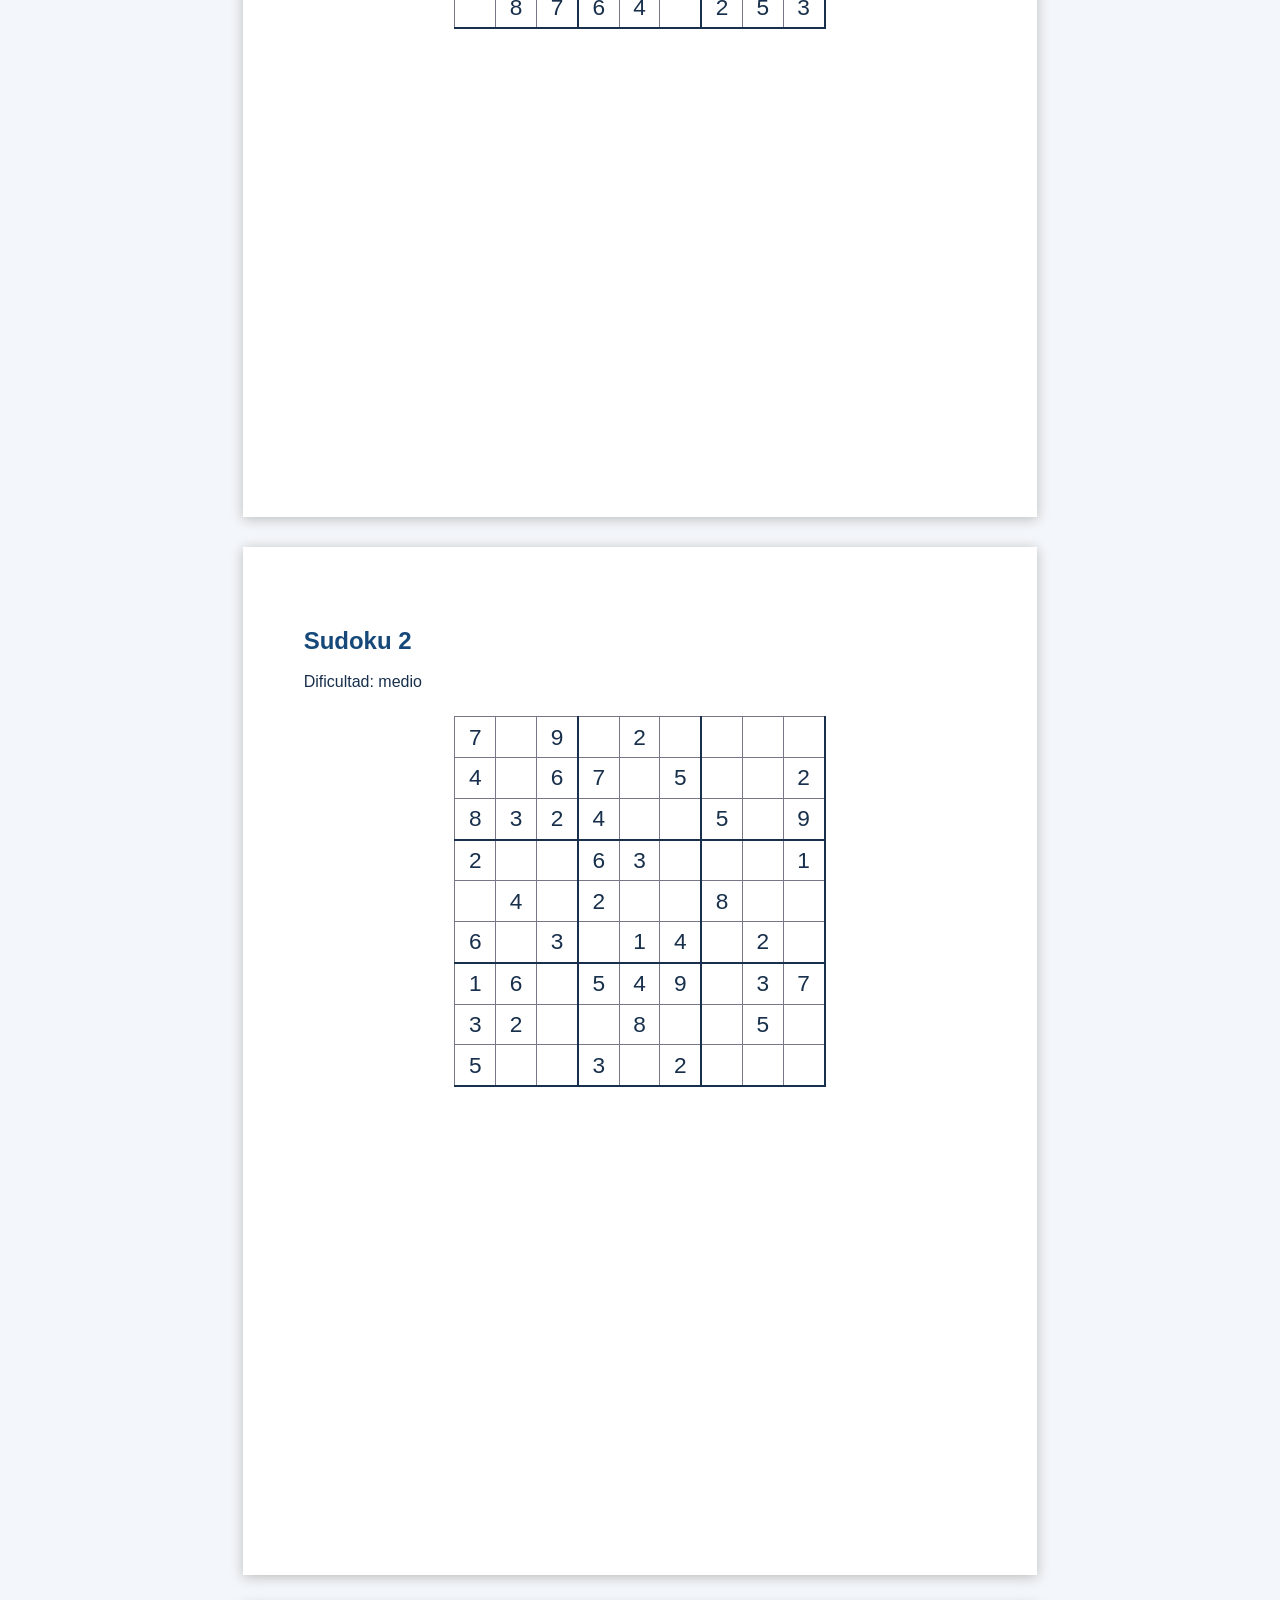
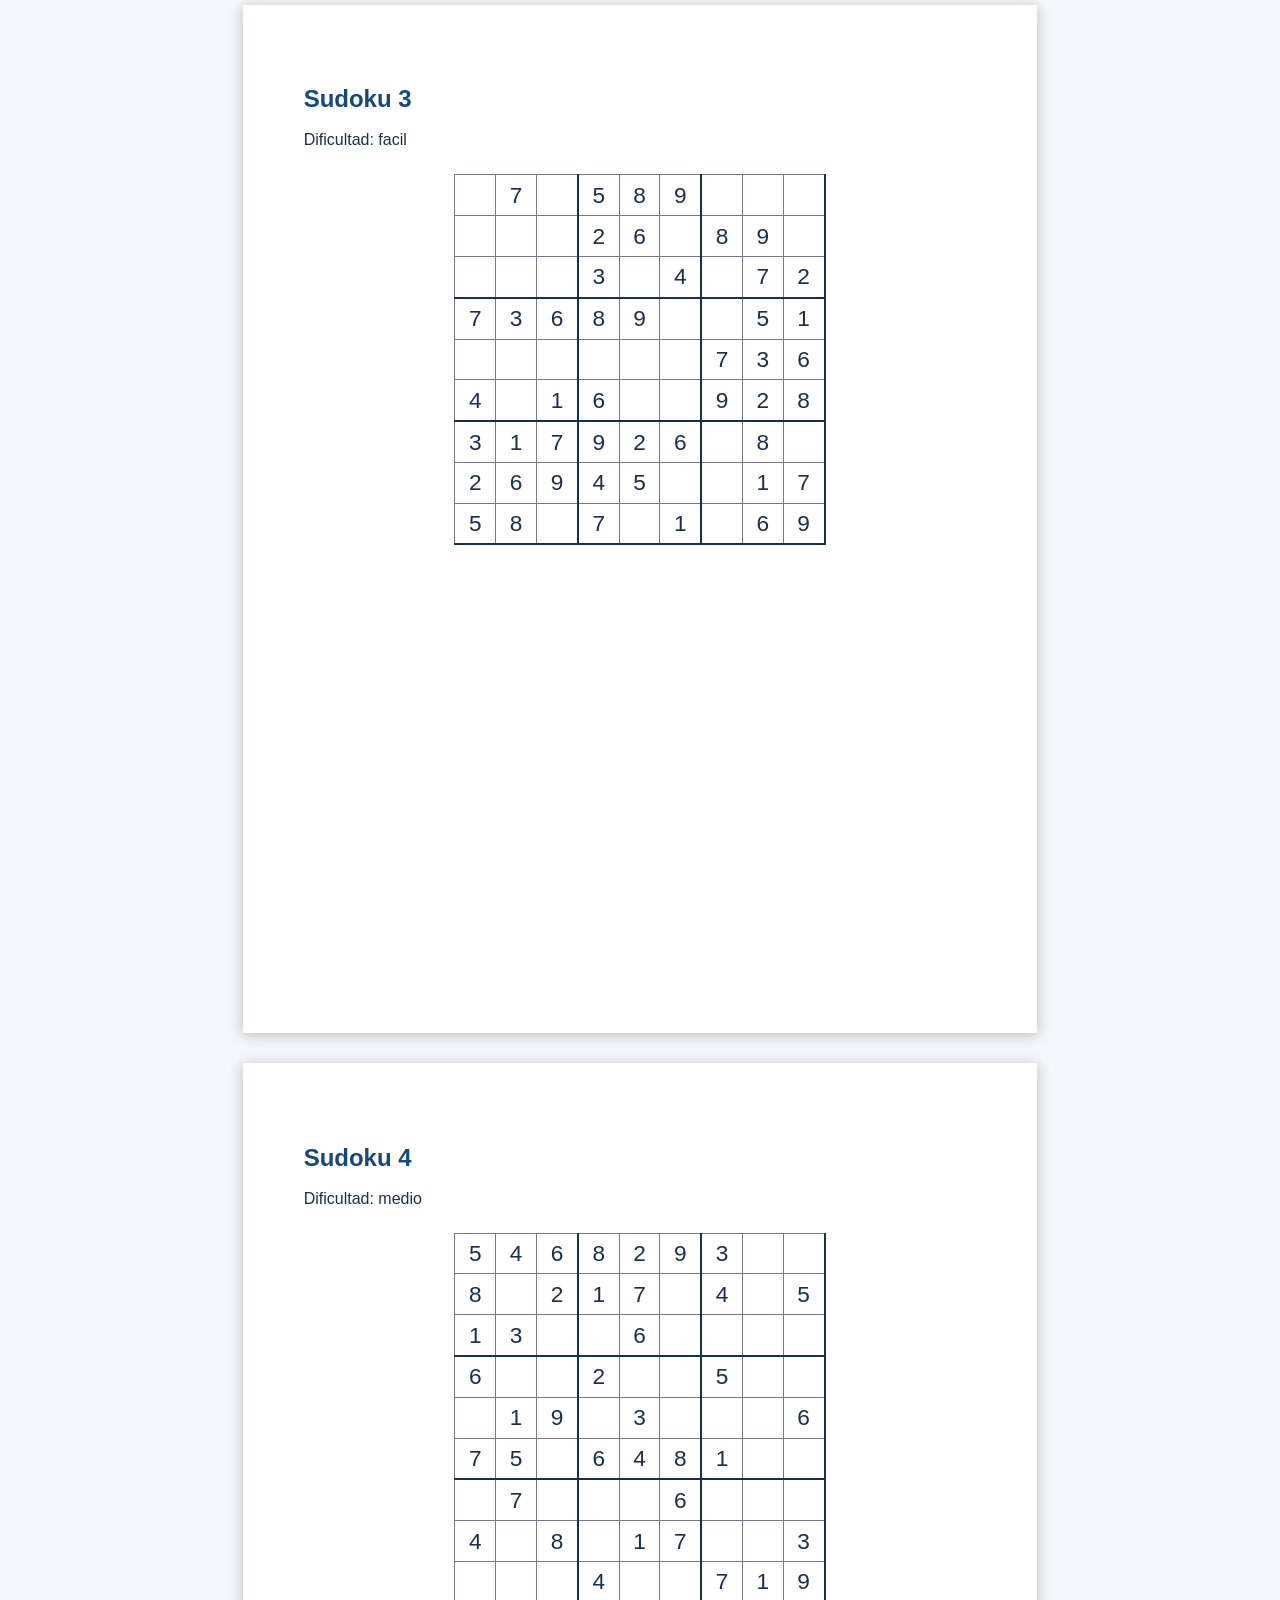
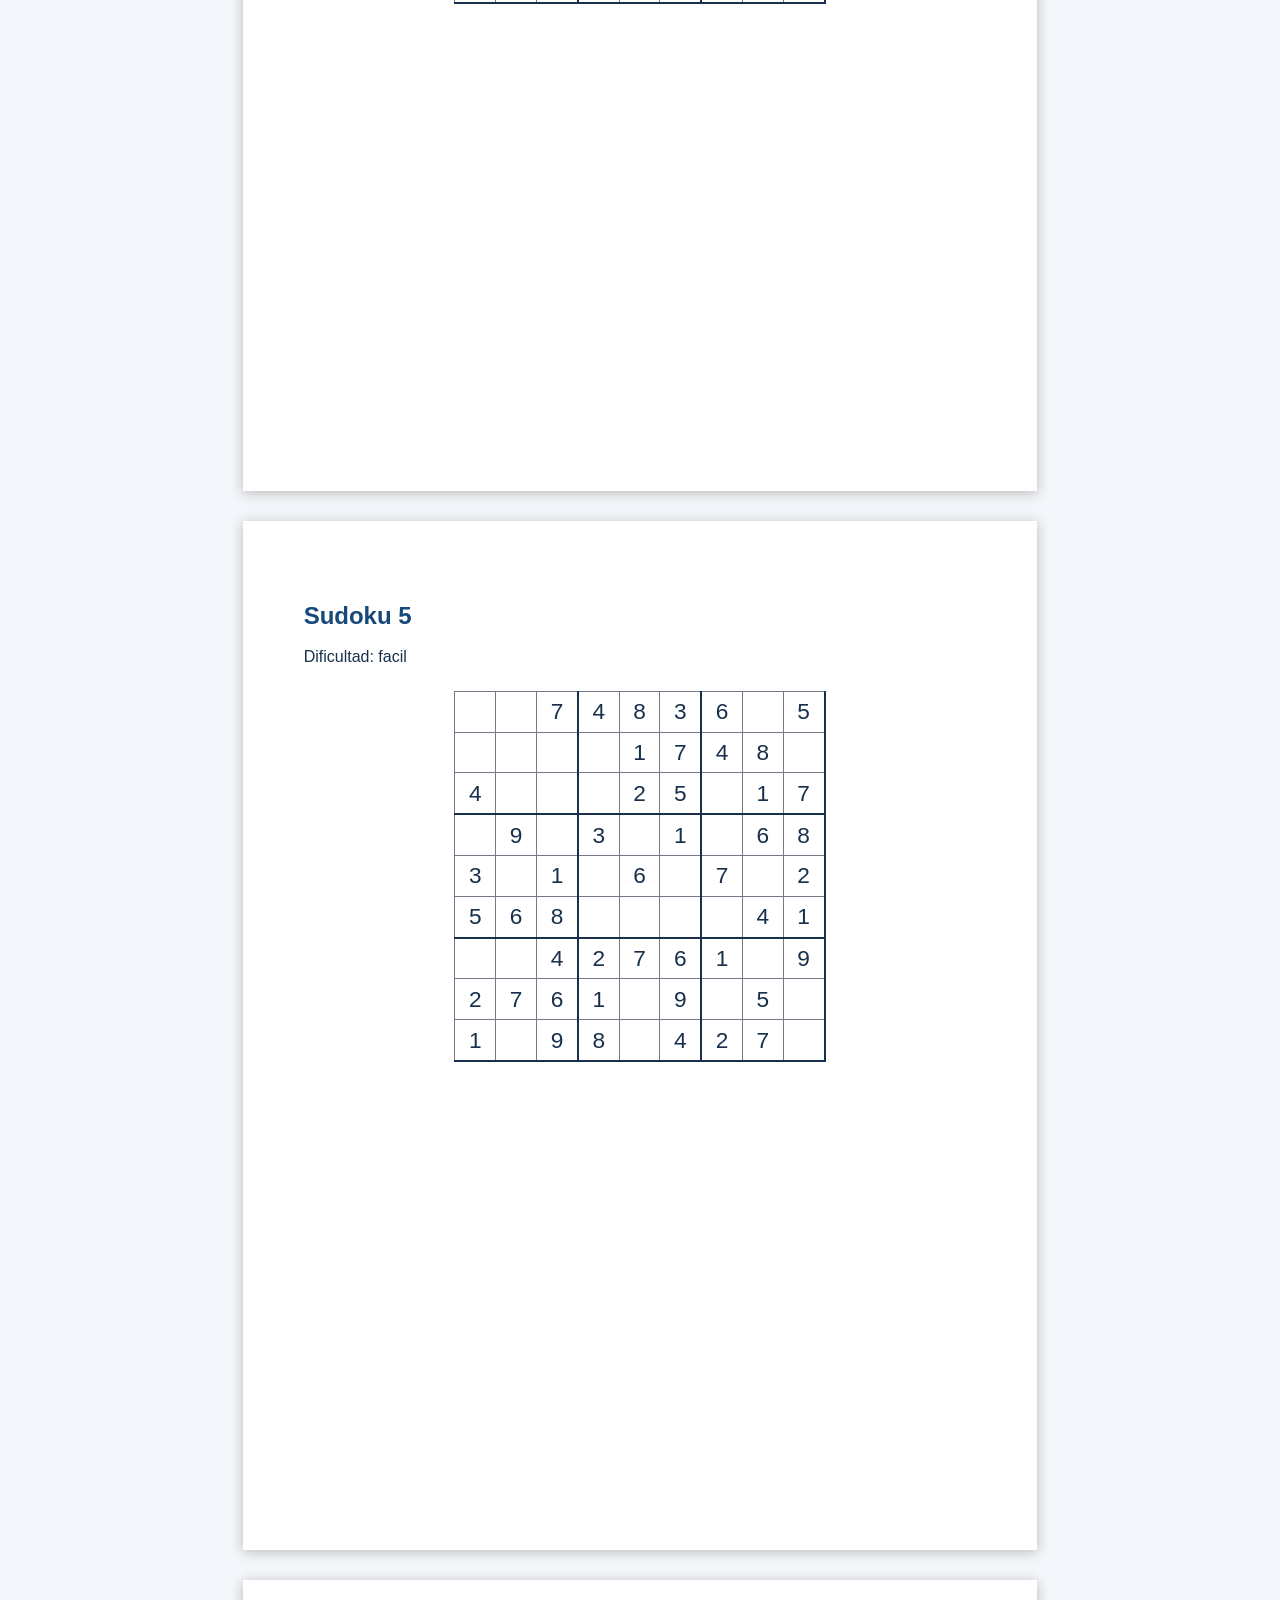
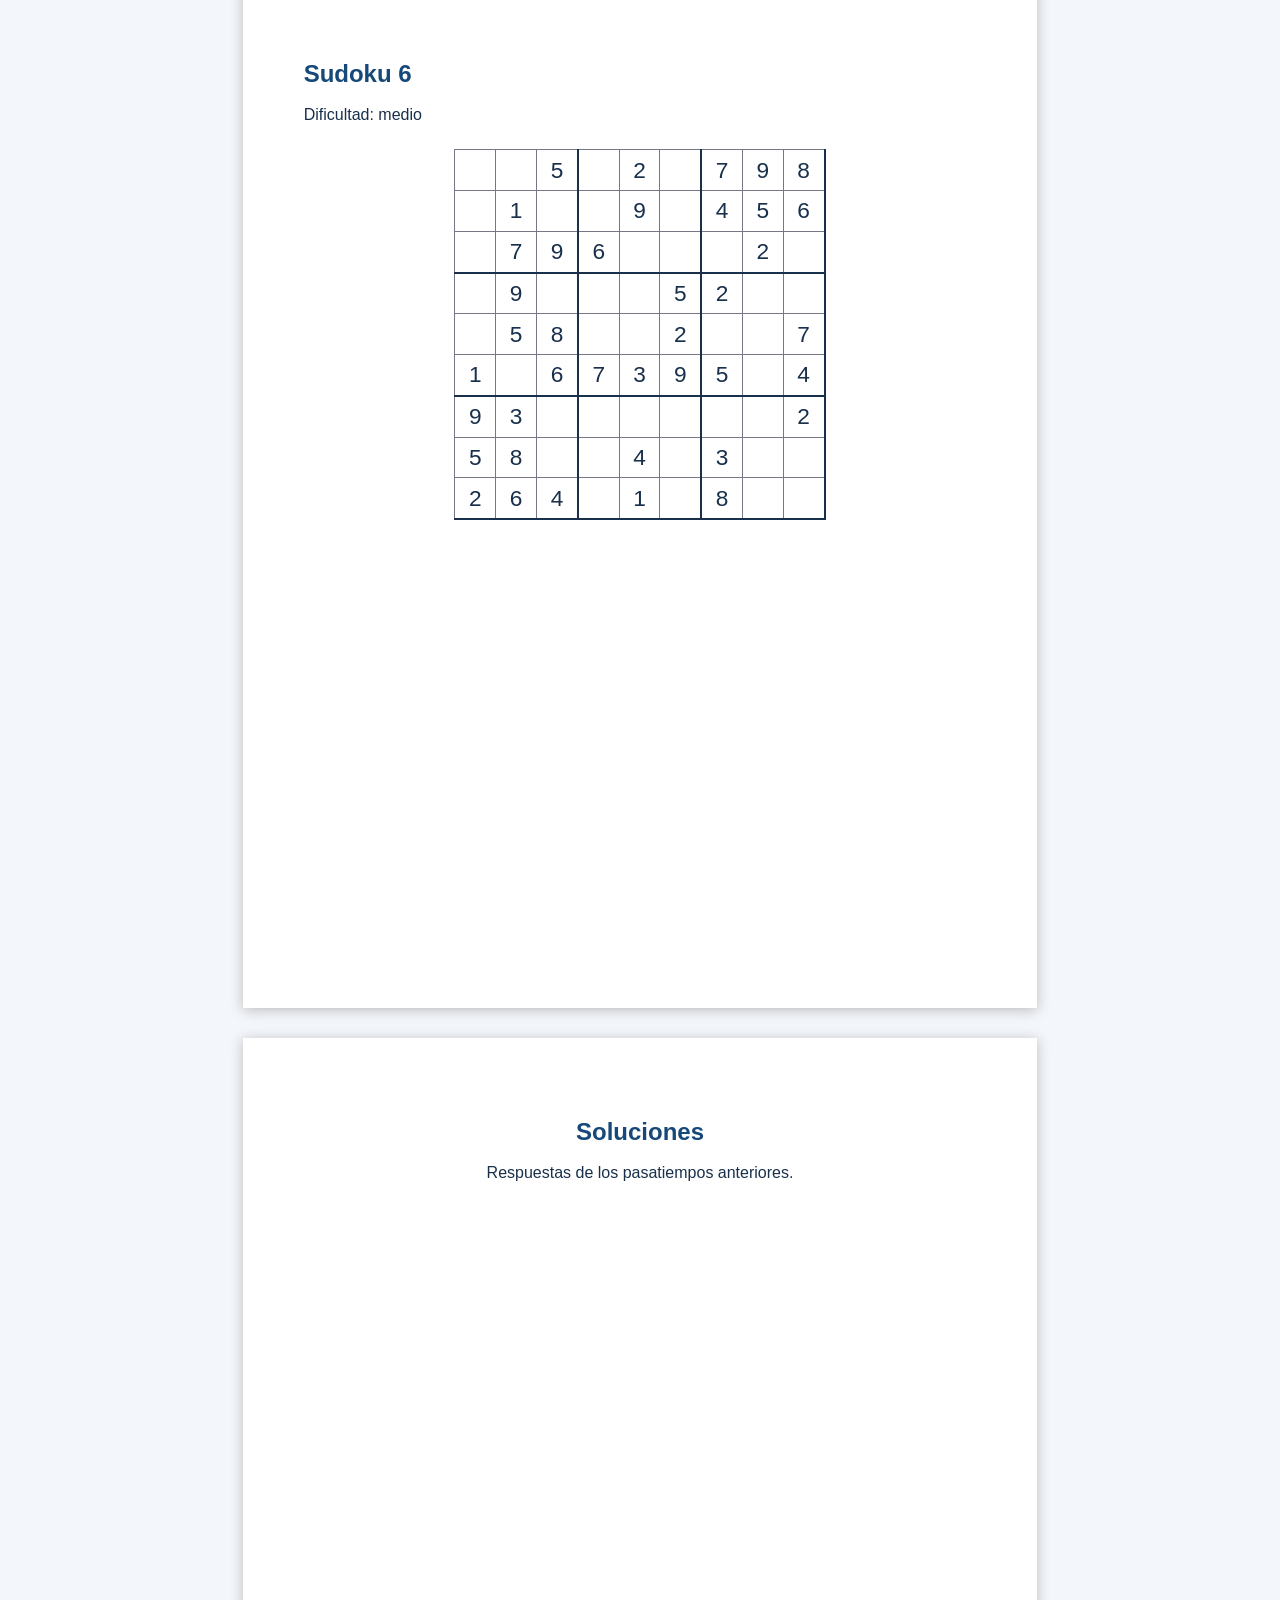
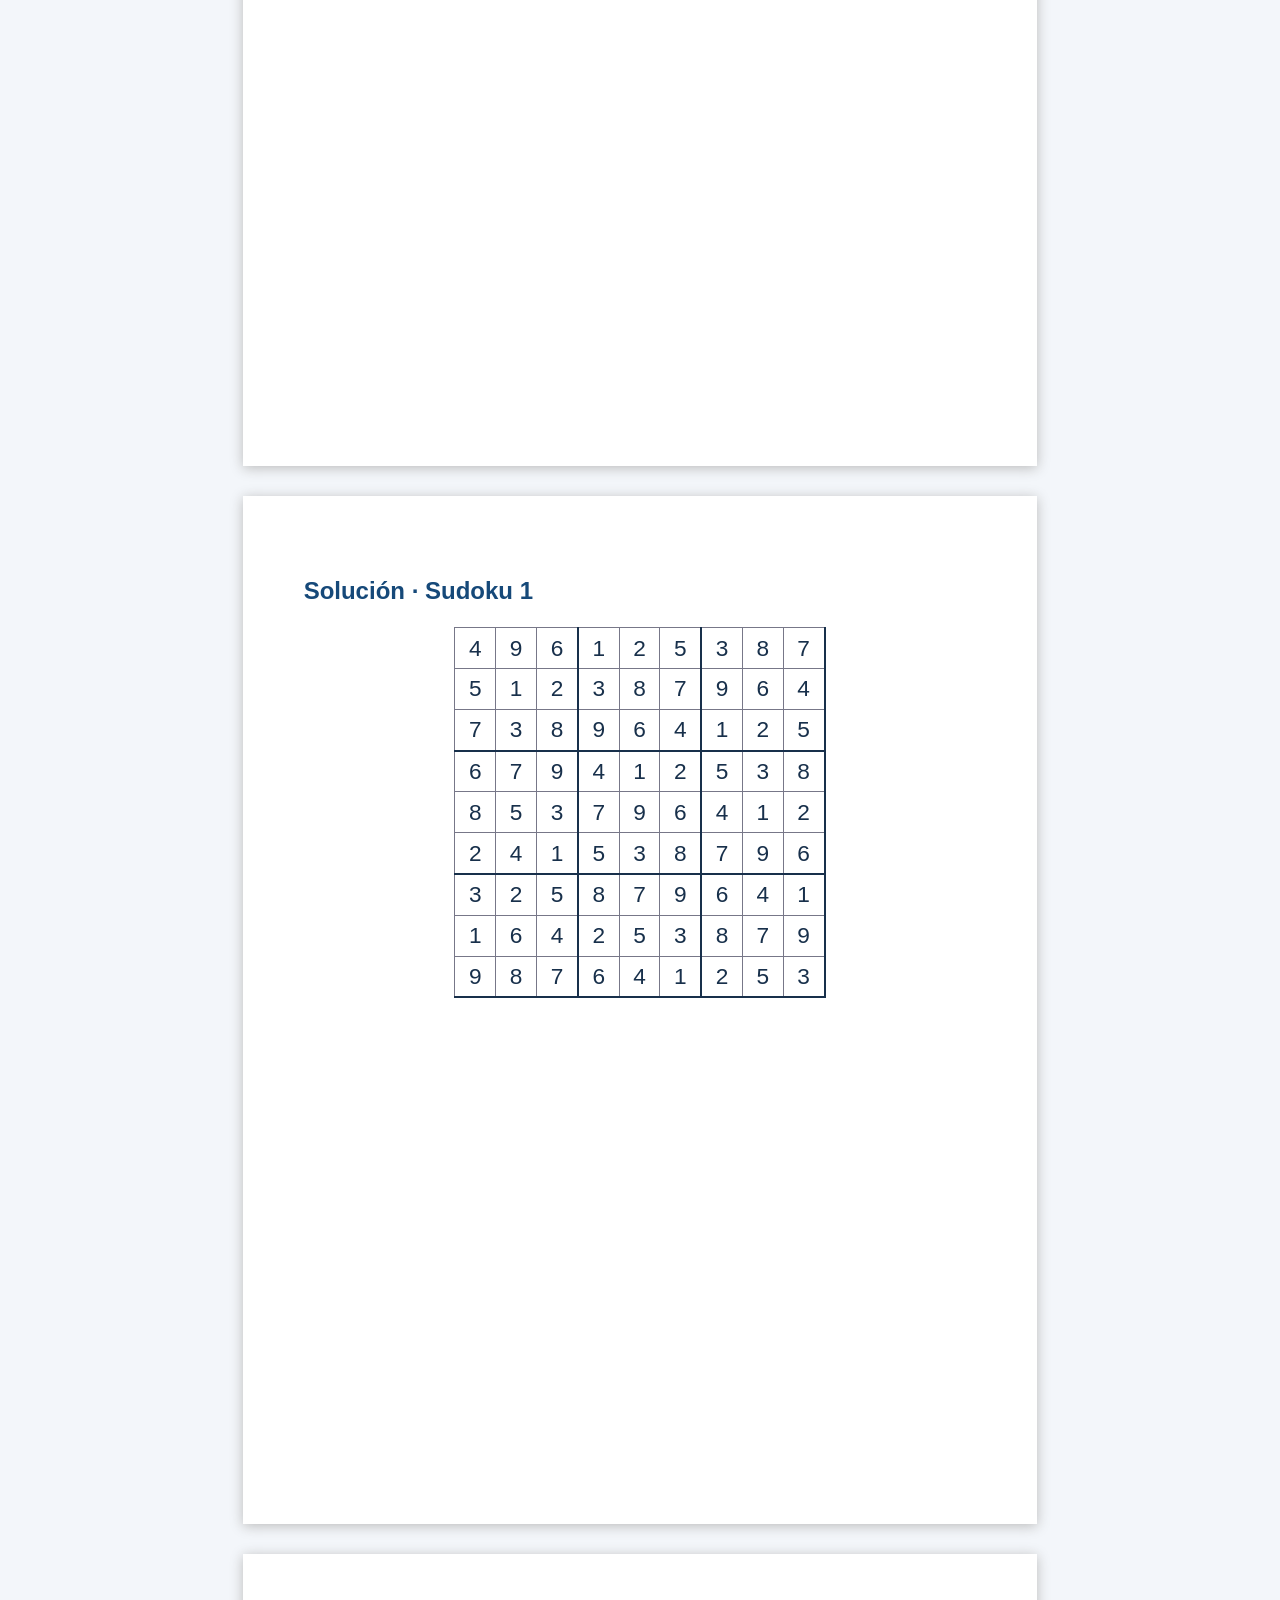
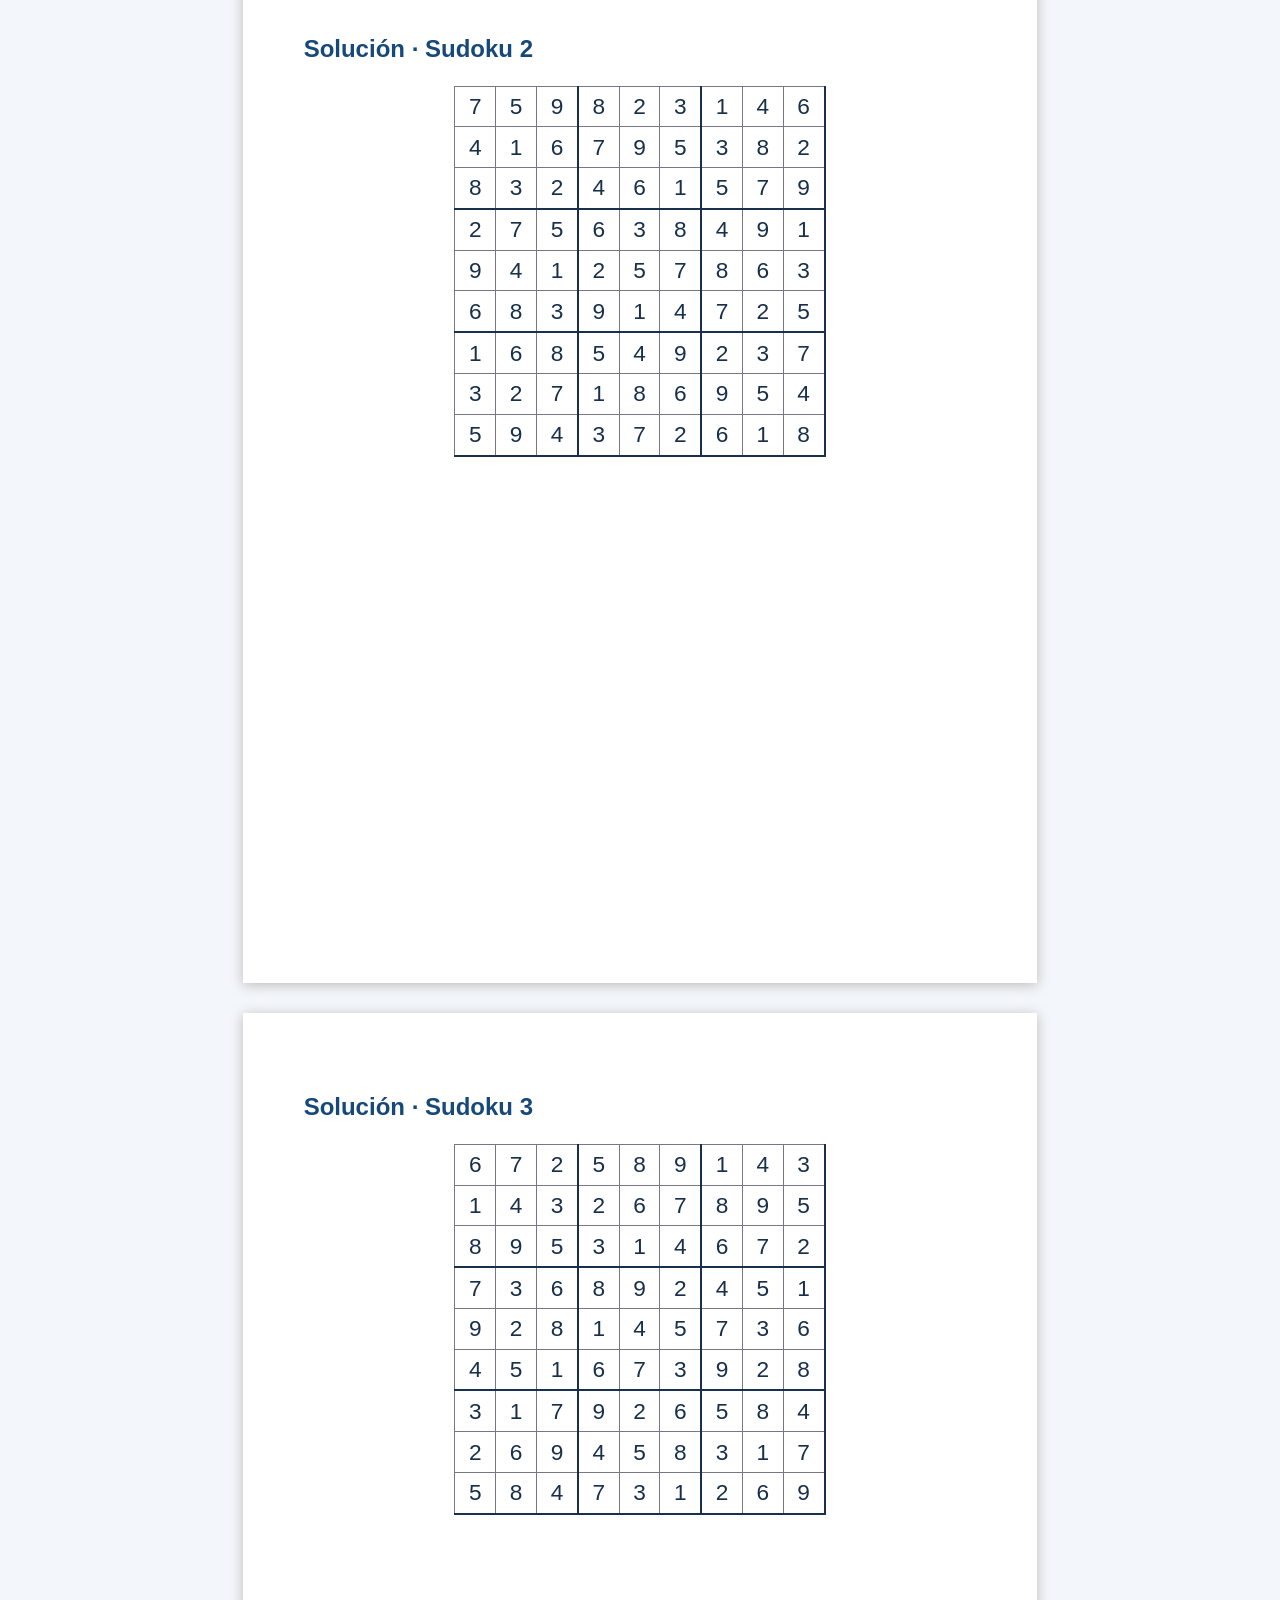
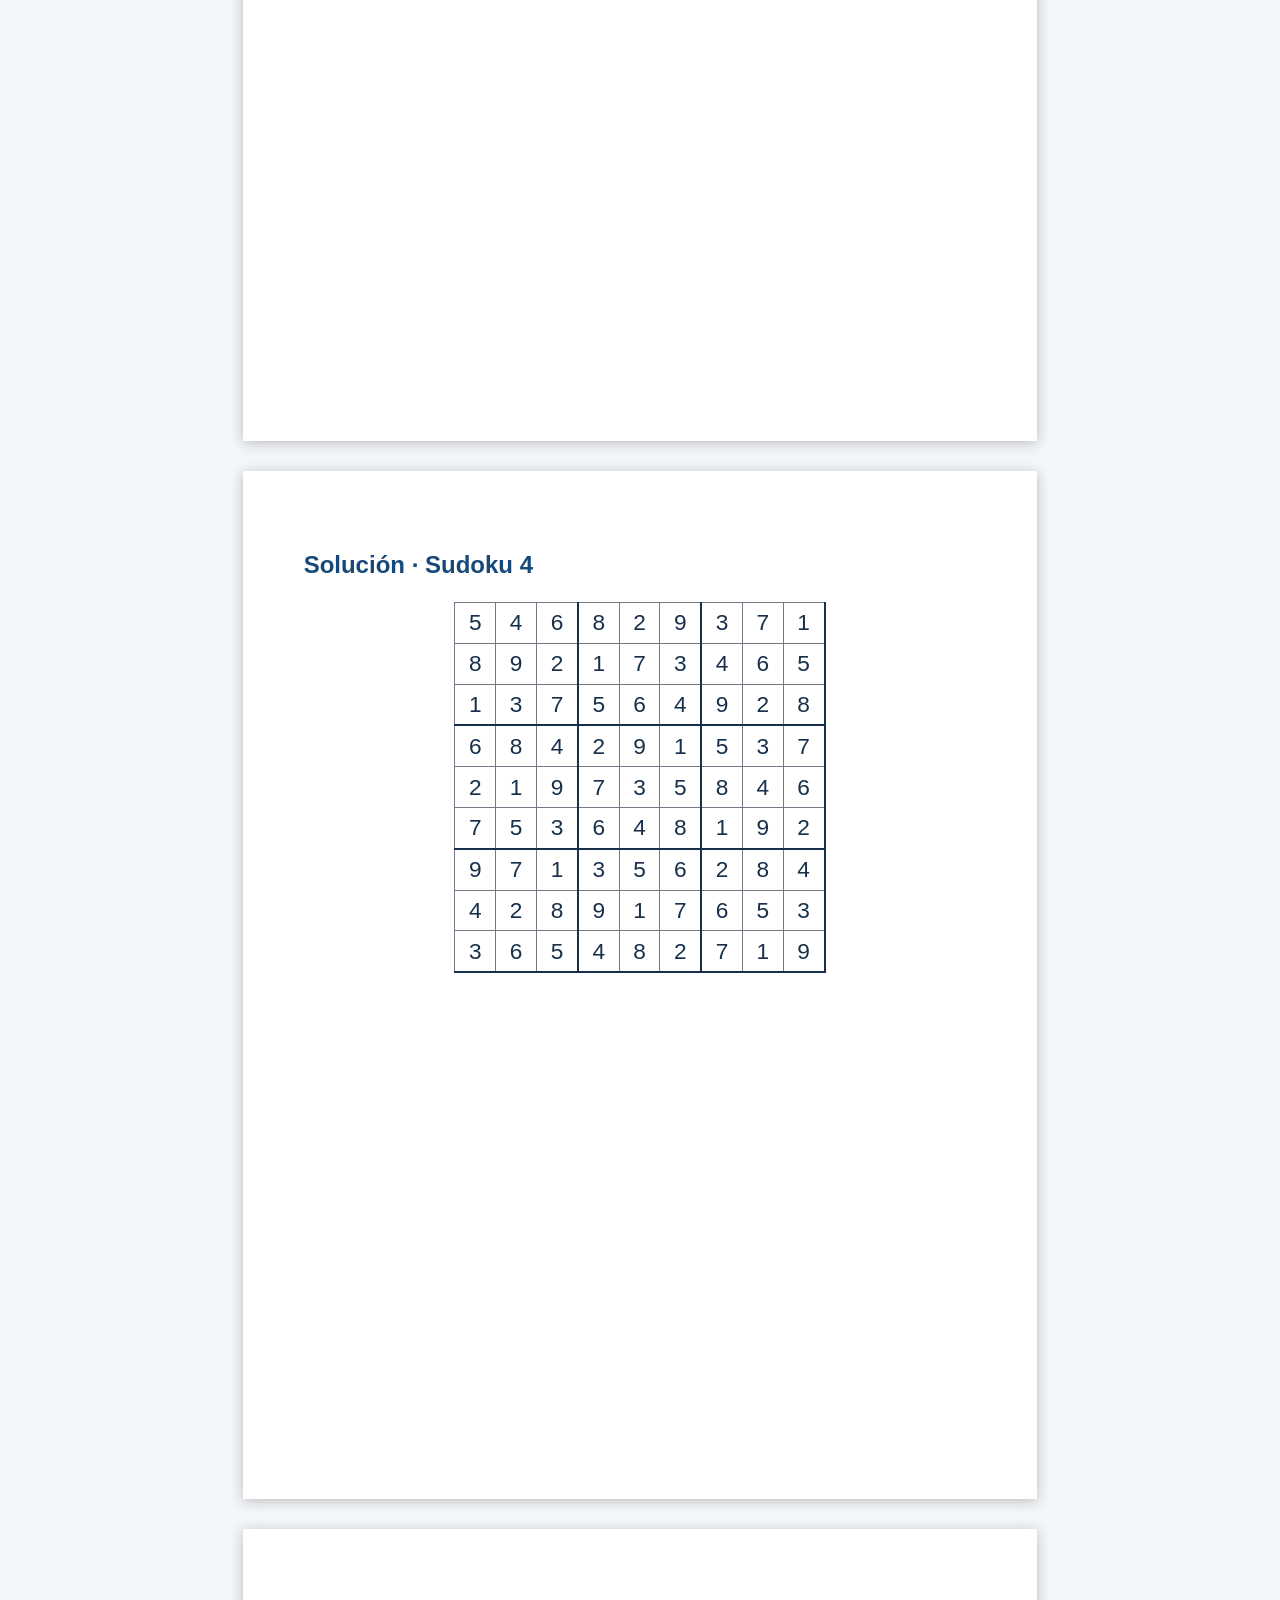
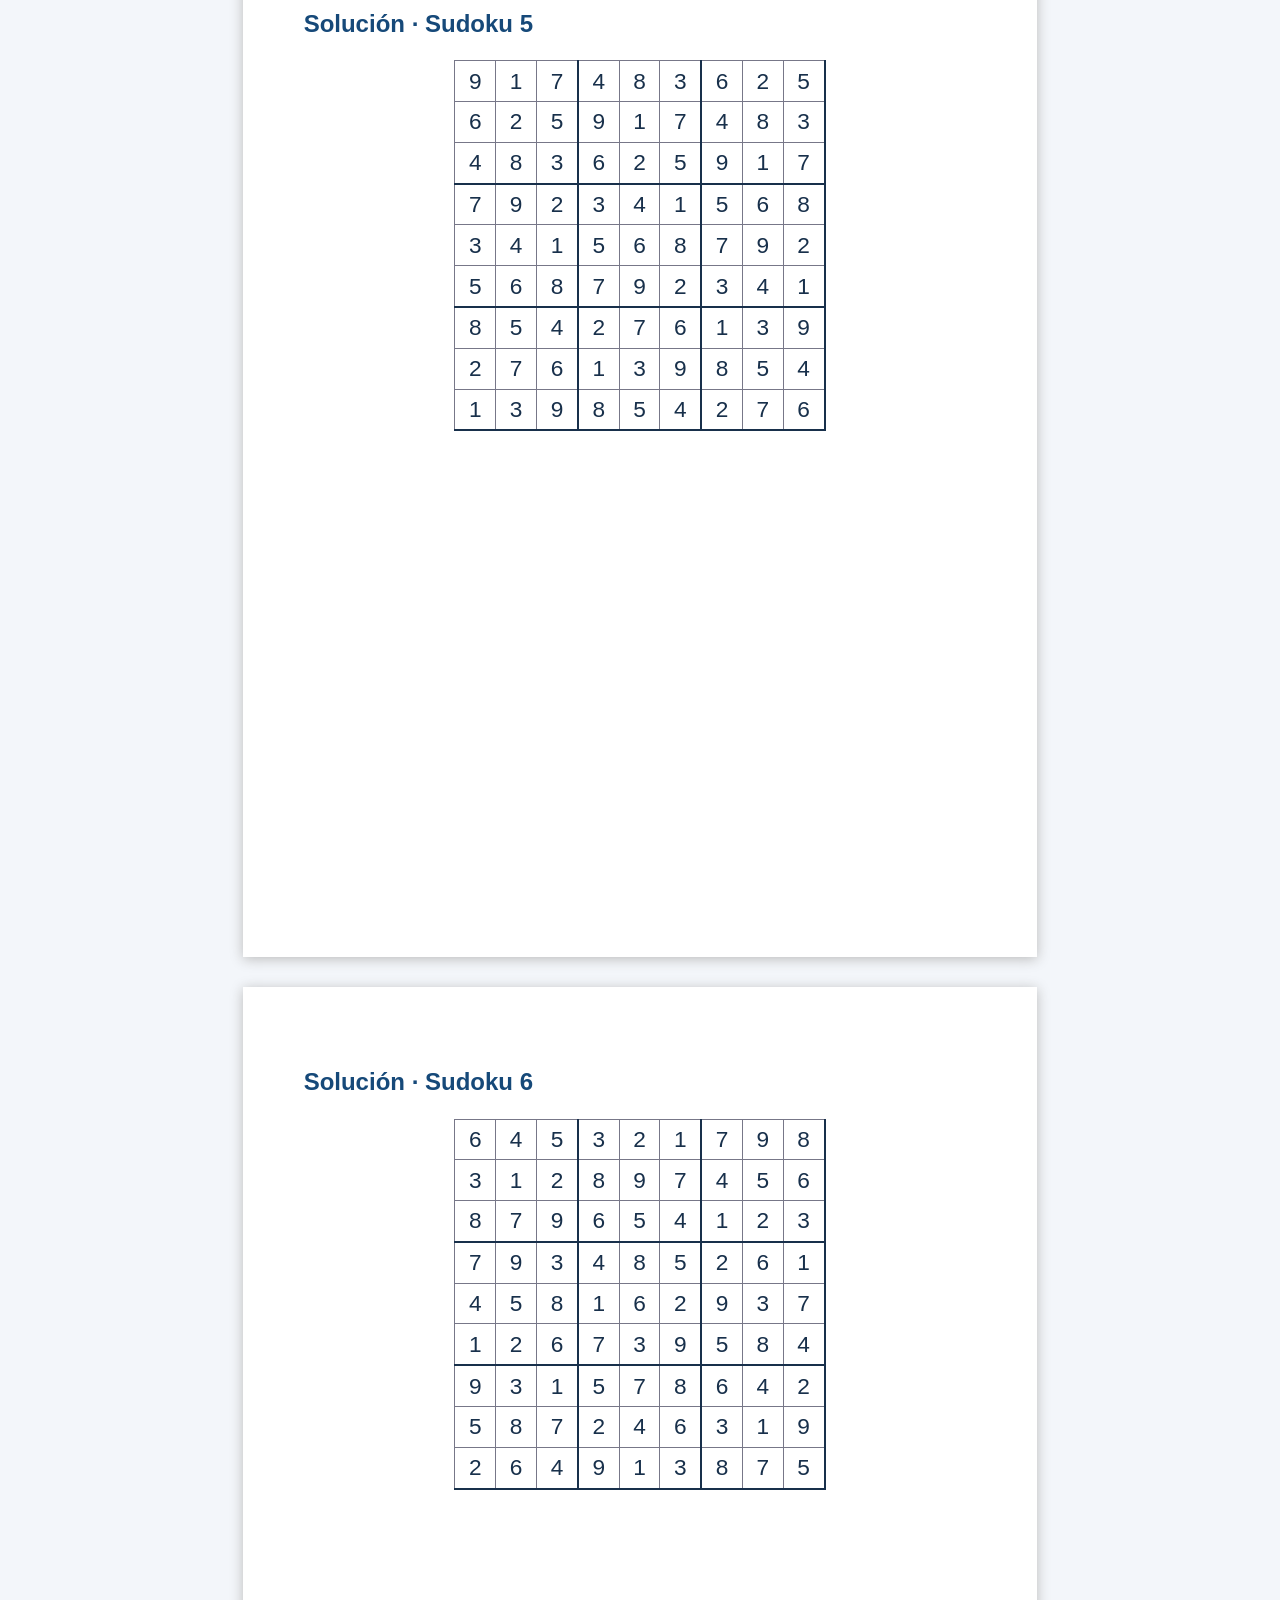
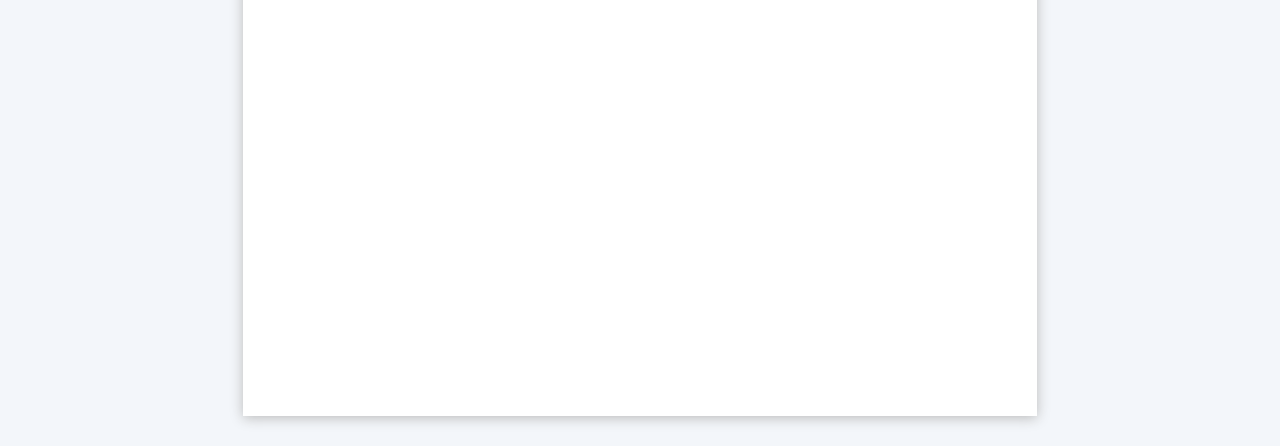
<file: products/pack_sudokus.html>
<!doctype html><html lang="es"><head><meta charset="utf-8"><title>Pack de sudokus</title><style>
@page { size: A4; margin: 16mm; }
body { font-family: Arial, sans-serif; color: #18304b; margin: 0; }
.page { break-after: page; page-break-after: always; min-height: 240mm; }
.cover { text-align: center; padding-top: 25mm; }
.cover img { width: 70mm; height: 95mm; object-fit: cover; }
h1, h2 { color: #164979; } h2 { margin-bottom: 4mm; }
p { line-height: 1.4; }
table { border-collapse: collapse; margin: 6mm auto; }
td { text-align: center; vertical-align: middle; }
.sudoku td { width: 10mm; height: 10mm; border: 1px solid #778; font-size: 17pt; }
.sudoku tr:nth-child(3n) td { border-bottom: 2px solid #18304b; }
.sudoku td:nth-child(3n) { border-right: 2px solid #18304b; }
.maze td { width: 4.4mm; height: 4.4mm; padding: 0; }
.wall { background: #18304b; } .route { background: #f4bd52; }
.wordsearch td { width: 7mm; height: 7mm; border: 1px solid #ccd; font-weight: bold; }
.found { background: #f4bd52; }
.words { text-align: center; max-width: 150mm; margin: auto; }
.solutions { text-align: center; }
@media screen { body { max-width: 210mm; margin: auto; background: #f3f6fa; }
  .page { background: white; padding: 16mm; margin: 8mm auto; box-shadow: 0 2px 12px #bbb; } }
</style></head><body><section class="page cover"><h1>Pack de sudokus</h1><img src="portada_sudokus.png" alt="Portada decorativa"><p>Pasatiempos imprimibles · Soluciones al final</p></section><section class="page "><h2>Sudoku 1</h2><p>Dificultad: facil</p><table class="sudoku"><tr><td class="">&nbsp;</td><td class="">9</td><td class="">&nbsp;</td><td class="">1</td><td class="">&nbsp;</td><td class="">5</td><td class="">&nbsp;</td><td class="">8</td><td class="">&nbsp;</td></tr><tr><td class="">&nbsp;</td><td class="">1</td><td class="">2</td><td class="">3</td><td class="">&nbsp;</td><td class="">7</td><td class="">9</td><td class="">6</td><td class="">&nbsp;</td></tr><tr><td class="">&nbsp;</td><td class="">3</td><td class="">8</td><td class="">9</td><td class="">6</td><td class="">&nbsp;</td><td class="">1</td><td class="">2</td><td class="">5</td></tr><tr><td class="">6</td><td class="">7</td><td class="">&nbsp;</td><td class="">4</td><td class="">&nbsp;</td><td class="">&nbsp;</td><td class="">5</td><td class="">3</td><td class="">&nbsp;</td></tr><tr><td class="">&nbsp;</td><td class="">5</td><td class="">3</td><td class="">7</td><td class="">&nbsp;</td><td class="">&nbsp;</td><td class="">&nbsp;</td><td class="">1</td><td class="">2</td></tr><tr><td class="">&nbsp;</td><td class="">&nbsp;</td><td class="">&nbsp;</td><td class="">&nbsp;</td><td class="">3</td><td class="">8</td><td class="">7</td><td class="">9</td><td class="">6</td></tr><tr><td class="">&nbsp;</td><td class="">&nbsp;</td><td class="">&nbsp;</td><td class="">&nbsp;</td><td class="">7</td><td class="">9</td><td class="">&nbsp;</td><td class="">4</td><td class="">1</td></tr><tr><td class="">&nbsp;</td><td class="">&nbsp;</td><td class="">&nbsp;</td><td class="">2</td><td class="">5</td><td class="">3</td><td class="">8</td><td class="">&nbsp;</td><td class="">9</td></tr><tr><td class="">&nbsp;</td><td class="">8</td><td class="">7</td><td class="">6</td><td class="">4</td><td class="">&nbsp;</td><td class="">2</td><td class="">5</td><td class="">3</td></tr></table></section><section class="page "><h2>Sudoku 2</h2><p>Dificultad: medio</p><table class="sudoku"><tr><td class="">7</td><td class="">&nbsp;</td><td class="">9</td><td class="">&nbsp;</td><td class="">2</td><td class="">&nbsp;</td><td class="">&nbsp;</td><td class="">&nbsp;</td><td class="">&nbsp;</td></tr><tr><td class="">4</td><td class="">&nbsp;</td><td class="">6</td><td class="">7</td><td class="">&nbsp;</td><td class="">5</td><td class="">&nbsp;</td><td class="">&nbsp;</td><td class="">2</td></tr><tr><td class="">8</td><td class="">3</td><td class="">2</td><td class="">4</td><td class="">&nbsp;</td><td class="">&nbsp;</td><td class="">5</td><td class="">&nbsp;</td><td class="">9</td></tr><tr><td class="">2</td><td class="">&nbsp;</td><td class="">&nbsp;</td><td class="">6</td><td class="">3</td><td class="">&nbsp;</td><td class="">&nbsp;</td><td class="">&nbsp;</td><td class="">1</td></tr><tr><td class="">&nbsp;</td><td class="">4</td><td class="">&nbsp;</td><td class="">2</td><td class="">&nbsp;</td><td class="">&nbsp;</td><td class="">8</td><td class="">&nbsp;</td><td class="">&nbsp;</td></tr><tr><td class="">6</td><td class="">&nbsp;</td><td class="">3</td><td class="">&nbsp;</td><td class="">1</td><td class="">4</td><td class="">&nbsp;</td><td class="">2</td><td class="">&nbsp;</td></tr><tr><td class="">1</td><td class="">6</td><td class="">&nbsp;</td><td class="">5</td><td class="">4</td><td class="">9</td><td class="">&nbsp;</td><td class="">3</td><td class="">7</td></tr><tr><td class="">3</td><td class="">2</td><td class="">&nbsp;</td><td class="">&nbsp;</td><td class="">8</td><td class="">&nbsp;</td><td class="">&nbsp;</td><td class="">5</td><td class="">&nbsp;</td></tr><tr><td class="">5</td><td class="">&nbsp;</td><td class="">&nbsp;</td><td class="">3</td><td class="">&nbsp;</td><td class="">2</td><td class="">&nbsp;</td><td class="">&nbsp;</td><td class="">&nbsp;</td></tr></table></section><section class="page "><h2>Sudoku 3</h2><p>Dificultad: facil</p><table class="sudoku"><tr><td class="">&nbsp;</td><td class="">7</td><td class="">&nbsp;</td><td class="">5</td><td class="">8</td><td class="">9</td><td class="">&nbsp;</td><td class="">&nbsp;</td><td class="">&nbsp;</td></tr><tr><td class="">&nbsp;</td><td class="">&nbsp;</td><td class="">&nbsp;</td><td class="">2</td><td class="">6</td><td class="">&nbsp;</td><td class="">8</td><td class="">9</td><td class="">&nbsp;</td></tr><tr><td class="">&nbsp;</td><td class="">&nbsp;</td><td class="">&nbsp;</td><td class="">3</td><td class="">&nbsp;</td><td class="">4</td><td class="">&nbsp;</td><td class="">7</td><td class="">2</td></tr><tr><td class="">7</td><td class="">3</td><td class="">6</td><td class="">8</td><td class="">9</td><td class="">&nbsp;</td><td class="">&nbsp;</td><td class="">5</td><td class="">1</td></tr><tr><td class="">&nbsp;</td><td class="">&nbsp;</td><td class="">&nbsp;</td><td class="">&nbsp;</td><td class="">&nbsp;</td><td class="">&nbsp;</td><td class="">7</td><td class="">3</td><td class="">6</td></tr><tr><td class="">4</td><td class="">&nbsp;</td><td class="">1</td><td class="">6</td><td class="">&nbsp;</td><td class="">&nbsp;</td><td class="">9</td><td class="">2</td><td class="">8</td></tr><tr><td class="">3</td><td class="">1</td><td class="">7</td><td class="">9</td><td class="">2</td><td class="">6</td><td class="">&nbsp;</td><td class="">8</td><td class="">&nbsp;</td></tr><tr><td class="">2</td><td class="">6</td><td class="">9</td><td class="">4</td><td class="">5</td><td class="">&nbsp;</td><td class="">&nbsp;</td><td class="">1</td><td class="">7</td></tr><tr><td class="">5</td><td class="">8</td><td class="">&nbsp;</td><td class="">7</td><td class="">&nbsp;</td><td class="">1</td><td class="">&nbsp;</td><td class="">6</td><td class="">9</td></tr></table></section><section class="page "><h2>Sudoku 4</h2><p>Dificultad: medio</p><table class="sudoku"><tr><td class="">5</td><td class="">4</td><td class="">6</td><td class="">8</td><td class="">2</td><td class="">9</td><td class="">3</td><td class="">&nbsp;</td><td class="">&nbsp;</td></tr><tr><td class="">8</td><td class="">&nbsp;</td><td class="">2</td><td class="">1</td><td class="">7</td><td class="">&nbsp;</td><td class="">4</td><td class="">&nbsp;</td><td class="">5</td></tr><tr><td class="">1</td><td class="">3</td><td class="">&nbsp;</td><td class="">&nbsp;</td><td class="">6</td><td class="">&nbsp;</td><td class="">&nbsp;</td><td class="">&nbsp;</td><td class="">&nbsp;</td></tr><tr><td class="">6</td><td class="">&nbsp;</td><td class="">&nbsp;</td><td class="">2</td><td class="">&nbsp;</td><td class="">&nbsp;</td><td class="">5</td><td class="">&nbsp;</td><td class="">&nbsp;</td></tr><tr><td class="">&nbsp;</td><td class="">1</td><td class="">9</td><td class="">&nbsp;</td><td class="">3</td><td class="">&nbsp;</td><td class="">&nbsp;</td><td class="">&nbsp;</td><td class="">6</td></tr><tr><td class="">7</td><td class="">5</td><td class="">&nbsp;</td><td class="">6</td><td class="">4</td><td class="">8</td><td class="">1</td><td class="">&nbsp;</td><td class="">&nbsp;</td></tr><tr><td class="">&nbsp;</td><td class="">7</td><td class="">&nbsp;</td><td class="">&nbsp;</td><td class="">&nbsp;</td><td class="">6</td><td class="">&nbsp;</td><td class="">&nbsp;</td><td class="">&nbsp;</td></tr><tr><td class="">4</td><td class="">&nbsp;</td><td class="">8</td><td class="">&nbsp;</td><td class="">1</td><td class="">7</td><td class="">&nbsp;</td><td class="">&nbsp;</td><td class="">3</td></tr><tr><td class="">&nbsp;</td><td class="">&nbsp;</td><td class="">&nbsp;</td><td class="">4</td><td class="">&nbsp;</td><td class="">&nbsp;</td><td class="">7</td><td class="">1</td><td class="">9</td></tr></table></section><section class="page "><h2>Sudoku 5</h2><p>Dificultad: facil</p><table class="sudoku"><tr><td class="">&nbsp;</td><td class="">&nbsp;</td><td class="">7</td><td class="">4</td><td class="">8</td><td class="">3</td><td class="">6</td><td class="">&nbsp;</td><td class="">5</td></tr><tr><td class="">&nbsp;</td><td class="">&nbsp;</td><td class="">&nbsp;</td><td class="">&nbsp;</td><td class="">1</td><td class="">7</td><td class="">4</td><td class="">8</td><td class="">&nbsp;</td></tr><tr><td class="">4</td><td class="">&nbsp;</td><td class="">&nbsp;</td><td class="">&nbsp;</td><td class="">2</td><td class="">5</td><td class="">&nbsp;</td><td class="">1</td><td class="">7</td></tr><tr><td class="">&nbsp;</td><td class="">9</td><td class="">&nbsp;</td><td class="">3</td><td class="">&nbsp;</td><td class="">1</td><td class="">&nbsp;</td><td class="">6</td><td class="">8</td></tr><tr><td class="">3</td><td class="">&nbsp;</td><td class="">1</td><td class="">&nbsp;</td><td class="">6</td><td class="">&nbsp;</td><td class="">7</td><td class="">&nbsp;</td><td class="">2</td></tr><tr><td class="">5</td><td class="">6</td><td class="">8</td><td class="">&nbsp;</td><td class="">&nbsp;</td><td class="">&nbsp;</td><td class="">&nbsp;</td><td class="">4</td><td class="">1</td></tr><tr><td class="">&nbsp;</td><td class="">&nbsp;</td><td class="">4</td><td class="">2</td><td class="">7</td><td class="">6</td><td class="">1</td><td class="">&nbsp;</td><td class="">9</td></tr><tr><td class="">2</td><td class="">7</td><td class="">6</td><td class="">1</td><td class="">&nbsp;</td><td class="">9</td><td class="">&nbsp;</td><td class="">5</td><td class="">&nbsp;</td></tr><tr><td class="">1</td><td class="">&nbsp;</td><td class="">9</td><td class="">8</td><td class="">&nbsp;</td><td class="">4</td><td class="">2</td><td class="">7</td><td class="">&nbsp;</td></tr></table></section><section class="page "><h2>Sudoku 6</h2><p>Dificultad: medio</p><table class="sudoku"><tr><td class="">&nbsp;</td><td class="">&nbsp;</td><td class="">5</td><td class="">&nbsp;</td><td class="">2</td><td class="">&nbsp;</td><td class="">7</td><td class="">9</td><td class="">8</td></tr><tr><td class="">&nbsp;</td><td class="">1</td><td class="">&nbsp;</td><td class="">&nbsp;</td><td class="">9</td><td class="">&nbsp;</td><td class="">4</td><td class="">5</td><td class="">6</td></tr><tr><td class="">&nbsp;</td><td class="">7</td><td class="">9</td><td class="">6</td><td class="">&nbsp;</td><td class="">&nbsp;</td><td class="">&nbsp;</td><td class="">2</td><td class="">&nbsp;</td></tr><tr><td class="">&nbsp;</td><td class="">9</td><td class="">&nbsp;</td><td class="">&nbsp;</td><td class="">&nbsp;</td><td class="">5</td><td class="">2</td><td class="">&nbsp;</td><td class="">&nbsp;</td></tr><tr><td class="">&nbsp;</td><td class="">5</td><td class="">8</td><td class="">&nbsp;</td><td class="">&nbsp;</td><td class="">2</td><td class="">&nbsp;</td><td class="">&nbsp;</td><td class="">7</td></tr><tr><td class="">1</td><td class="">&nbsp;</td><td class="">6</td><td class="">7</td><td class="">3</td><td class="">9</td><td class="">5</td><td class="">&nbsp;</td><td class="">4</td></tr><tr><td class="">9</td><td class="">3</td><td class="">&nbsp;</td><td class="">&nbsp;</td><td class="">&nbsp;</td><td class="">&nbsp;</td><td class="">&nbsp;</td><td class="">&nbsp;</td><td class="">2</td></tr><tr><td class="">5</td><td class="">8</td><td class="">&nbsp;</td><td class="">&nbsp;</td><td class="">4</td><td class="">&nbsp;</td><td class="">3</td><td class="">&nbsp;</td><td class="">&nbsp;</td></tr><tr><td class="">2</td><td class="">6</td><td class="">4</td><td class="">&nbsp;</td><td class="">1</td><td class="">&nbsp;</td><td class="">8</td><td class="">&nbsp;</td><td class="">&nbsp;</td></tr></table></section><section class="page solutions"><h2>Soluciones</h2><p>Respuestas de los pasatiempos anteriores.</p></section><section class="page "><h2>Solución · Sudoku 1</h2><table class="sudoku"><tr><td class="">4</td><td class="">9</td><td class="">6</td><td class="">1</td><td class="">2</td><td class="">5</td><td class="">3</td><td class="">8</td><td class="">7</td></tr><tr><td class="">5</td><td class="">1</td><td class="">2</td><td class="">3</td><td class="">8</td><td class="">7</td><td class="">9</td><td class="">6</td><td class="">4</td></tr><tr><td class="">7</td><td class="">3</td><td class="">8</td><td class="">9</td><td class="">6</td><td class="">4</td><td class="">1</td><td class="">2</td><td class="">5</td></tr><tr><td class="">6</td><td class="">7</td><td class="">9</td><td class="">4</td><td class="">1</td><td class="">2</td><td class="">5</td><td class="">3</td><td class="">8</td></tr><tr><td class="">8</td><td class="">5</td><td class="">3</td><td class="">7</td><td class="">9</td><td class="">6</td><td class="">4</td><td class="">1</td><td class="">2</td></tr><tr><td class="">2</td><td class="">4</td><td class="">1</td><td class="">5</td><td class="">3</td><td class="">8</td><td class="">7</td><td class="">9</td><td class="">6</td></tr><tr><td class="">3</td><td class="">2</td><td class="">5</td><td class="">8</td><td class="">7</td><td class="">9</td><td class="">6</td><td class="">4</td><td class="">1</td></tr><tr><td class="">1</td><td class="">6</td><td class="">4</td><td class="">2</td><td class="">5</td><td class="">3</td><td class="">8</td><td class="">7</td><td class="">9</td></tr><tr><td class="">9</td><td class="">8</td><td class="">7</td><td class="">6</td><td class="">4</td><td class="">1</td><td class="">2</td><td class="">5</td><td class="">3</td></tr></table></section><section class="page "><h2>Solución · Sudoku 2</h2><table class="sudoku"><tr><td class="">7</td><td class="">5</td><td class="">9</td><td class="">8</td><td class="">2</td><td class="">3</td><td class="">1</td><td class="">4</td><td class="">6</td></tr><tr><td class="">4</td><td class="">1</td><td class="">6</td><td class="">7</td><td class="">9</td><td class="">5</td><td class="">3</td><td class="">8</td><td class="">2</td></tr><tr><td class="">8</td><td class="">3</td><td class="">2</td><td class="">4</td><td class="">6</td><td class="">1</td><td class="">5</td><td class="">7</td><td class="">9</td></tr><tr><td class="">2</td><td class="">7</td><td class="">5</td><td class="">6</td><td class="">3</td><td class="">8</td><td class="">4</td><td class="">9</td><td class="">1</td></tr><tr><td class="">9</td><td class="">4</td><td class="">1</td><td class="">2</td><td class="">5</td><td class="">7</td><td class="">8</td><td class="">6</td><td class="">3</td></tr><tr><td class="">6</td><td class="">8</td><td class="">3</td><td class="">9</td><td class="">1</td><td class="">4</td><td class="">7</td><td class="">2</td><td class="">5</td></tr><tr><td class="">1</td><td class="">6</td><td class="">8</td><td class="">5</td><td class="">4</td><td class="">9</td><td class="">2</td><td class="">3</td><td class="">7</td></tr><tr><td class="">3</td><td class="">2</td><td class="">7</td><td class="">1</td><td class="">8</td><td class="">6</td><td class="">9</td><td class="">5</td><td class="">4</td></tr><tr><td class="">5</td><td class="">9</td><td class="">4</td><td class="">3</td><td class="">7</td><td class="">2</td><td class="">6</td><td class="">1</td><td class="">8</td></tr></table></section><section class="page "><h2>Solución · Sudoku 3</h2><table class="sudoku"><tr><td class="">6</td><td class="">7</td><td class="">2</td><td class="">5</td><td class="">8</td><td class="">9</td><td class="">1</td><td class="">4</td><td class="">3</td></tr><tr><td class="">1</td><td class="">4</td><td class="">3</td><td class="">2</td><td class="">6</td><td class="">7</td><td class="">8</td><td class="">9</td><td class="">5</td></tr><tr><td class="">8</td><td class="">9</td><td class="">5</td><td class="">3</td><td class="">1</td><td class="">4</td><td class="">6</td><td class="">7</td><td class="">2</td></tr><tr><td class="">7</td><td class="">3</td><td class="">6</td><td class="">8</td><td class="">9</td><td class="">2</td><td class="">4</td><td class="">5</td><td class="">1</td></tr><tr><td class="">9</td><td class="">2</td><td class="">8</td><td class="">1</td><td class="">4</td><td class="">5</td><td class="">7</td><td class="">3</td><td class="">6</td></tr><tr><td class="">4</td><td class="">5</td><td class="">1</td><td class="">6</td><td class="">7</td><td class="">3</td><td class="">9</td><td class="">2</td><td class="">8</td></tr><tr><td class="">3</td><td class="">1</td><td class="">7</td><td class="">9</td><td class="">2</td><td class="">6</td><td class="">5</td><td class="">8</td><td class="">4</td></tr><tr><td class="">2</td><td class="">6</td><td class="">9</td><td class="">4</td><td class="">5</td><td class="">8</td><td class="">3</td><td class="">1</td><td class="">7</td></tr><tr><td class="">5</td><td class="">8</td><td class="">4</td><td class="">7</td><td class="">3</td><td class="">1</td><td class="">2</td><td class="">6</td><td class="">9</td></tr></table></section><section class="page "><h2>Solución · Sudoku 4</h2><table class="sudoku"><tr><td class="">5</td><td class="">4</td><td class="">6</td><td class="">8</td><td class="">2</td><td class="">9</td><td class="">3</td><td class="">7</td><td class="">1</td></tr><tr><td class="">8</td><td class="">9</td><td class="">2</td><td class="">1</td><td class="">7</td><td class="">3</td><td class="">4</td><td class="">6</td><td class="">5</td></tr><tr><td class="">1</td><td class="">3</td><td class="">7</td><td class="">5</td><td class="">6</td><td class="">4</td><td class="">9</td><td class="">2</td><td class="">8</td></tr><tr><td class="">6</td><td class="">8</td><td class="">4</td><td class="">2</td><td class="">9</td><td class="">1</td><td class="">5</td><td class="">3</td><td class="">7</td></tr><tr><td class="">2</td><td class="">1</td><td class="">9</td><td class="">7</td><td class="">3</td><td class="">5</td><td class="">8</td><td class="">4</td><td class="">6</td></tr><tr><td class="">7</td><td class="">5</td><td class="">3</td><td class="">6</td><td class="">4</td><td class="">8</td><td class="">1</td><td class="">9</td><td class="">2</td></tr><tr><td class="">9</td><td class="">7</td><td class="">1</td><td class="">3</td><td class="">5</td><td class="">6</td><td class="">2</td><td class="">8</td><td class="">4</td></tr><tr><td class="">4</td><td class="">2</td><td class="">8</td><td class="">9</td><td class="">1</td><td class="">7</td><td class="">6</td><td class="">5</td><td class="">3</td></tr><tr><td class="">3</td><td class="">6</td><td class="">5</td><td class="">4</td><td class="">8</td><td class="">2</td><td class="">7</td><td class="">1</td><td class="">9</td></tr></table></section><section class="page "><h2>Solución · Sudoku 5</h2><table class="sudoku"><tr><td class="">9</td><td class="">1</td><td class="">7</td><td class="">4</td><td class="">8</td><td class="">3</td><td class="">6</td><td class="">2</td><td class="">5</td></tr><tr><td class="">6</td><td class="">2</td><td class="">5</td><td class="">9</td><td class="">1</td><td class="">7</td><td class="">4</td><td class="">8</td><td class="">3</td></tr><tr><td class="">4</td><td class="">8</td><td class="">3</td><td class="">6</td><td class="">2</td><td class="">5</td><td class="">9</td><td class="">1</td><td class="">7</td></tr><tr><td class="">7</td><td class="">9</td><td class="">2</td><td class="">3</td><td class="">4</td><td class="">1</td><td class="">5</td><td class="">6</td><td class="">8</td></tr><tr><td class="">3</td><td class="">4</td><td class="">1</td><td class="">5</td><td class="">6</td><td class="">8</td><td class="">7</td><td class="">9</td><td class="">2</td></tr><tr><td class="">5</td><td class="">6</td><td class="">8</td><td class="">7</td><td class="">9</td><td class="">2</td><td class="">3</td><td class="">4</td><td class="">1</td></tr><tr><td class="">8</td><td class="">5</td><td class="">4</td><td class="">2</td><td class="">7</td><td class="">6</td><td class="">1</td><td class="">3</td><td class="">9</td></tr><tr><td class="">2</td><td class="">7</td><td class="">6</td><td class="">1</td><td class="">3</td><td class="">9</td><td class="">8</td><td class="">5</td><td class="">4</td></tr><tr><td class="">1</td><td class="">3</td><td class="">9</td><td class="">8</td><td class="">5</td><td class="">4</td><td class="">2</td><td class="">7</td><td class="">6</td></tr></table></section><section class="page "><h2>Solución · Sudoku 6</h2><table class="sudoku"><tr><td class="">6</td><td class="">4</td><td class="">5</td><td class="">3</td><td class="">2</td><td class="">1</td><td class="">7</td><td class="">9</td><td class="">8</td></tr><tr><td class="">3</td><td class="">1</td><td class="">2</td><td class="">8</td><td class="">9</td><td class="">7</td><td class="">4</td><td class="">5</td><td class="">6</td></tr><tr><td class="">8</td><td class="">7</td><td class="">9</td><td class="">6</td><td class="">5</td><td class="">4</td><td class="">1</td><td class="">2</td><td class="">3</td></tr><tr><td class="">7</td><td class="">9</td><td class="">3</td><td class="">4</td><td class="">8</td><td class="">5</td><td class="">2</td><td class="">6</td><td class="">1</td></tr><tr><td class="">4</td><td class="">5</td><td class="">8</td><td class="">1</td><td class="">6</td><td class="">2</td><td class="">9</td><td class="">3</td><td class="">7</td></tr><tr><td class="">1</td><td class="">2</td><td class="">6</td><td class="">7</td><td class="">3</td><td class="">9</td><td class="">5</td><td class="">8</td><td class="">4</td></tr><tr><td class="">9</td><td class="">3</td><td class="">1</td><td class="">5</td><td class="">7</td><td class="">8</td><td class="">6</td><td class="">4</td><td class="">2</td></tr><tr><td class="">5</td><td class="">8</td><td class="">7</td><td class="">2</td><td class="">4</td><td class="">6</td><td class="">3</td><td class="">1</td><td class="">9</td></tr><tr><td class="">2</td><td class="">6</td><td class="">4</td><td class="">9</td><td class="">1</td><td class="">3</td><td class="">8</td><td class="">7</td><td class="">5</td></tr></table></section></body></html>
</file>
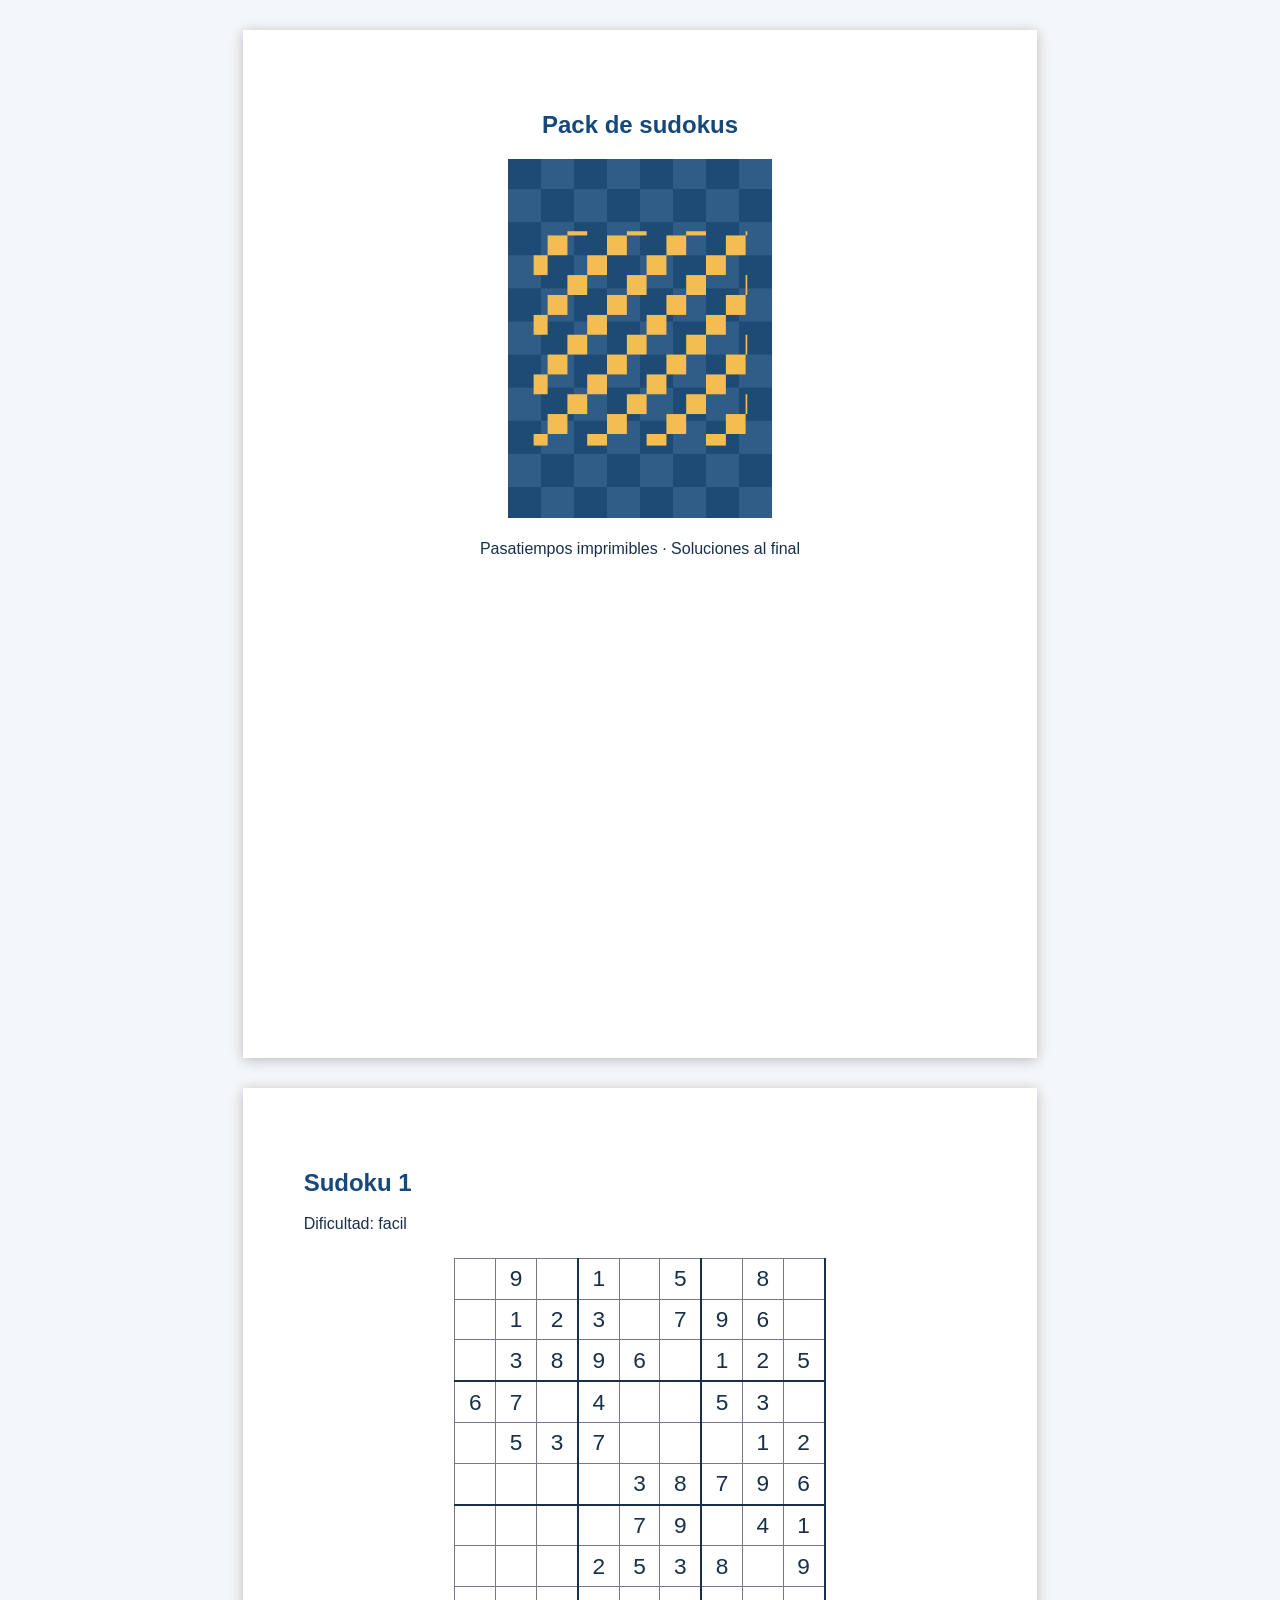
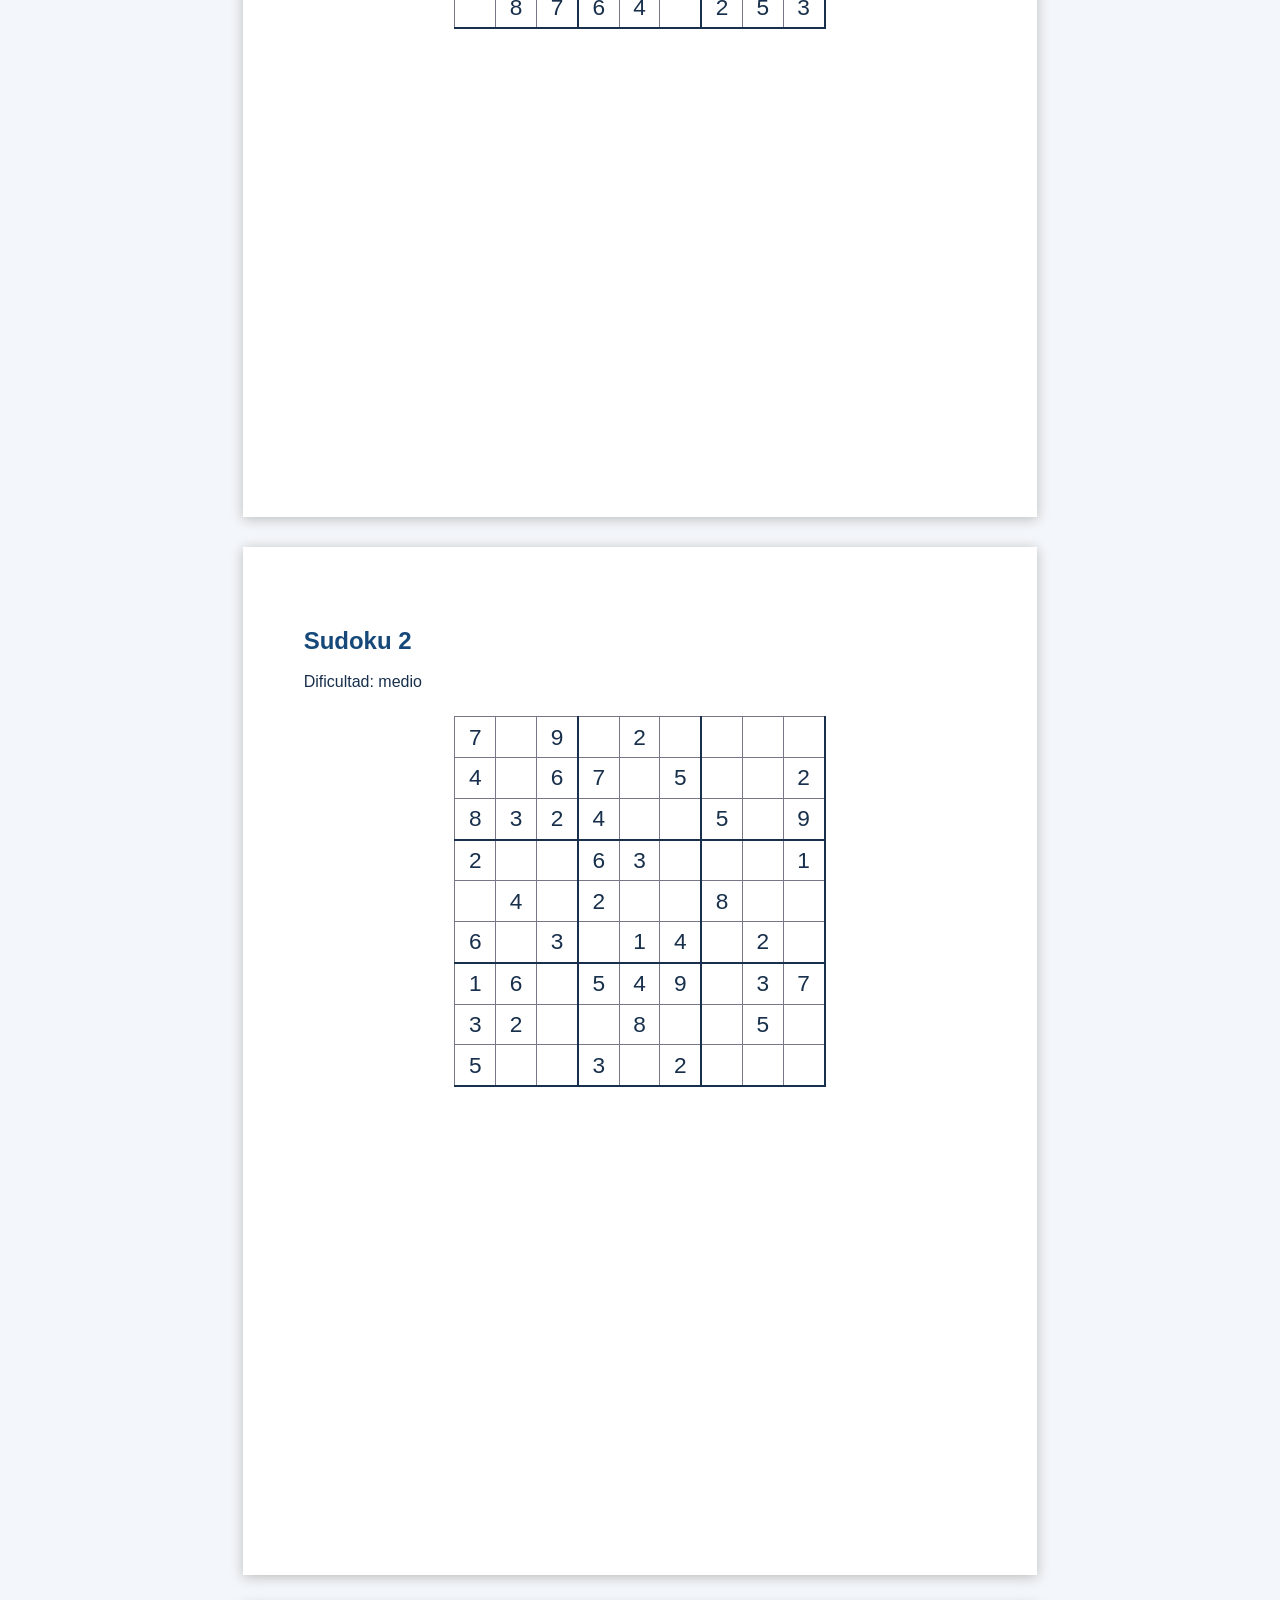
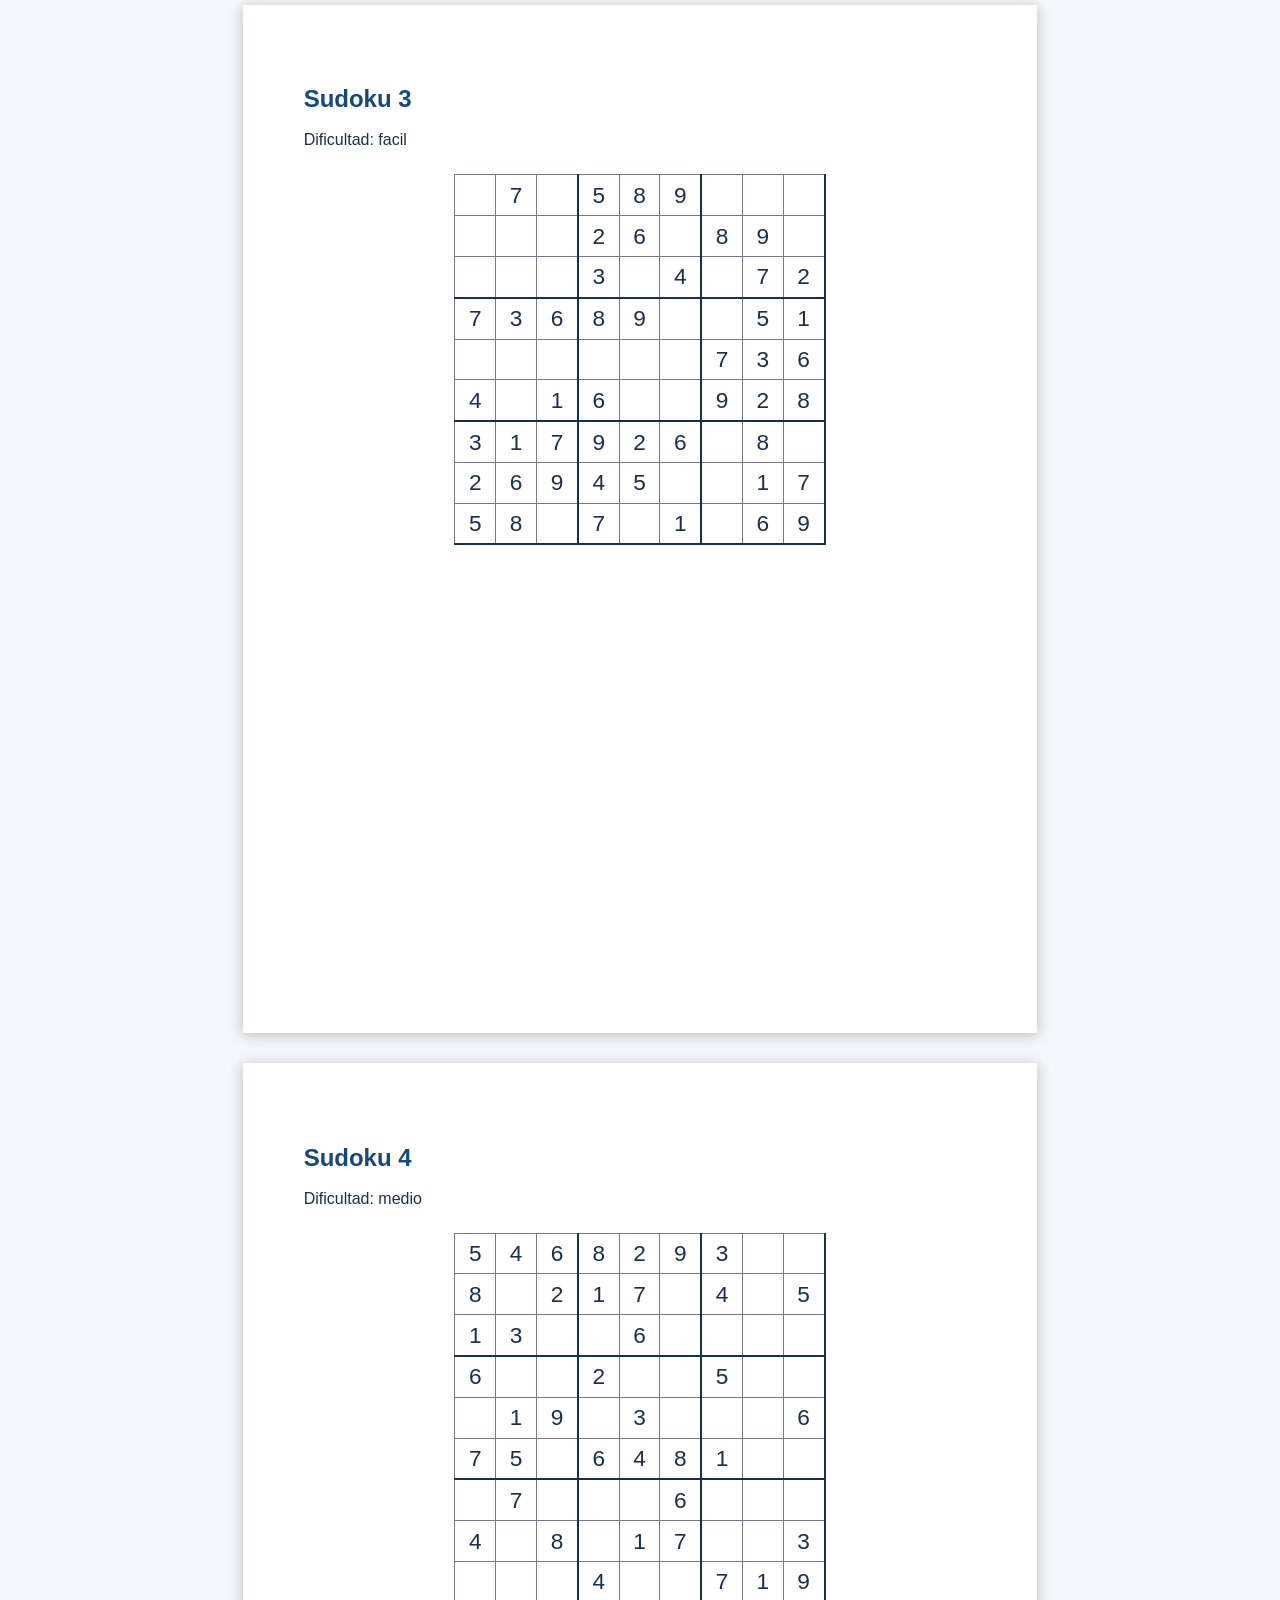
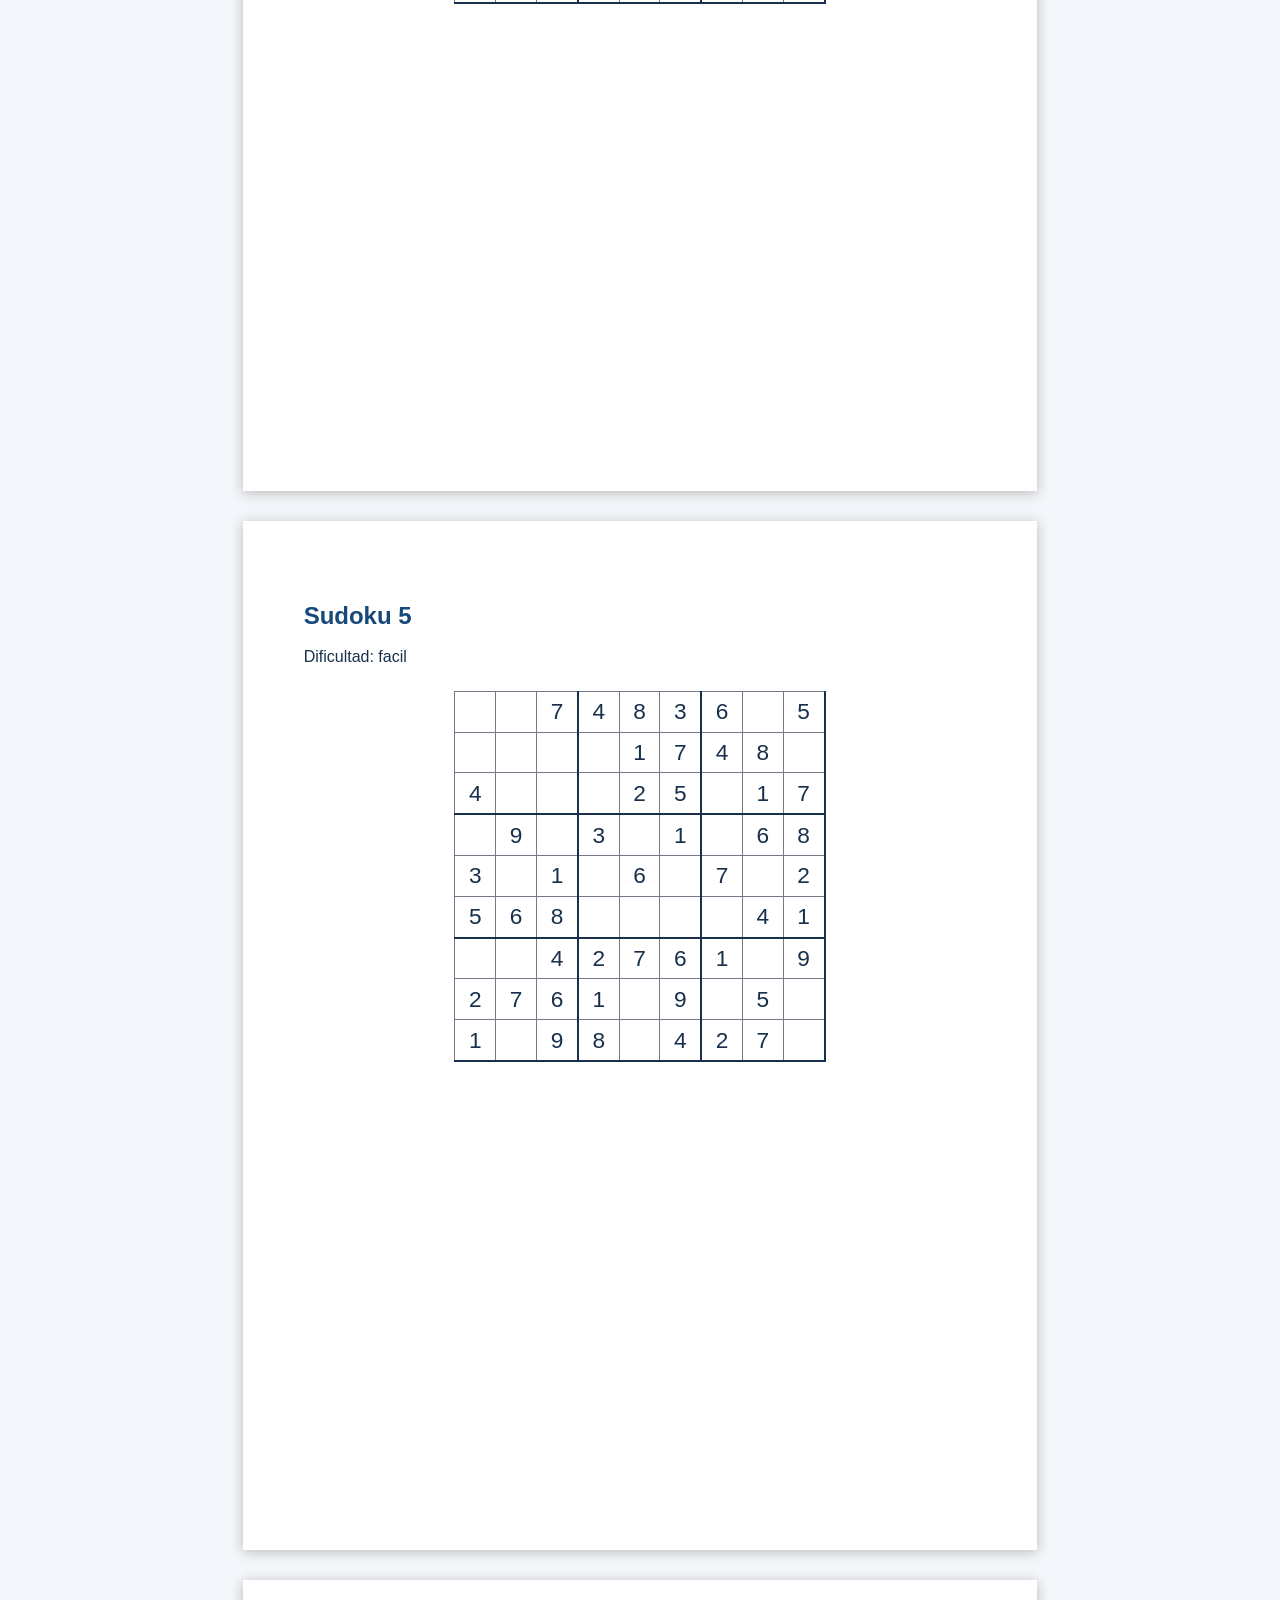
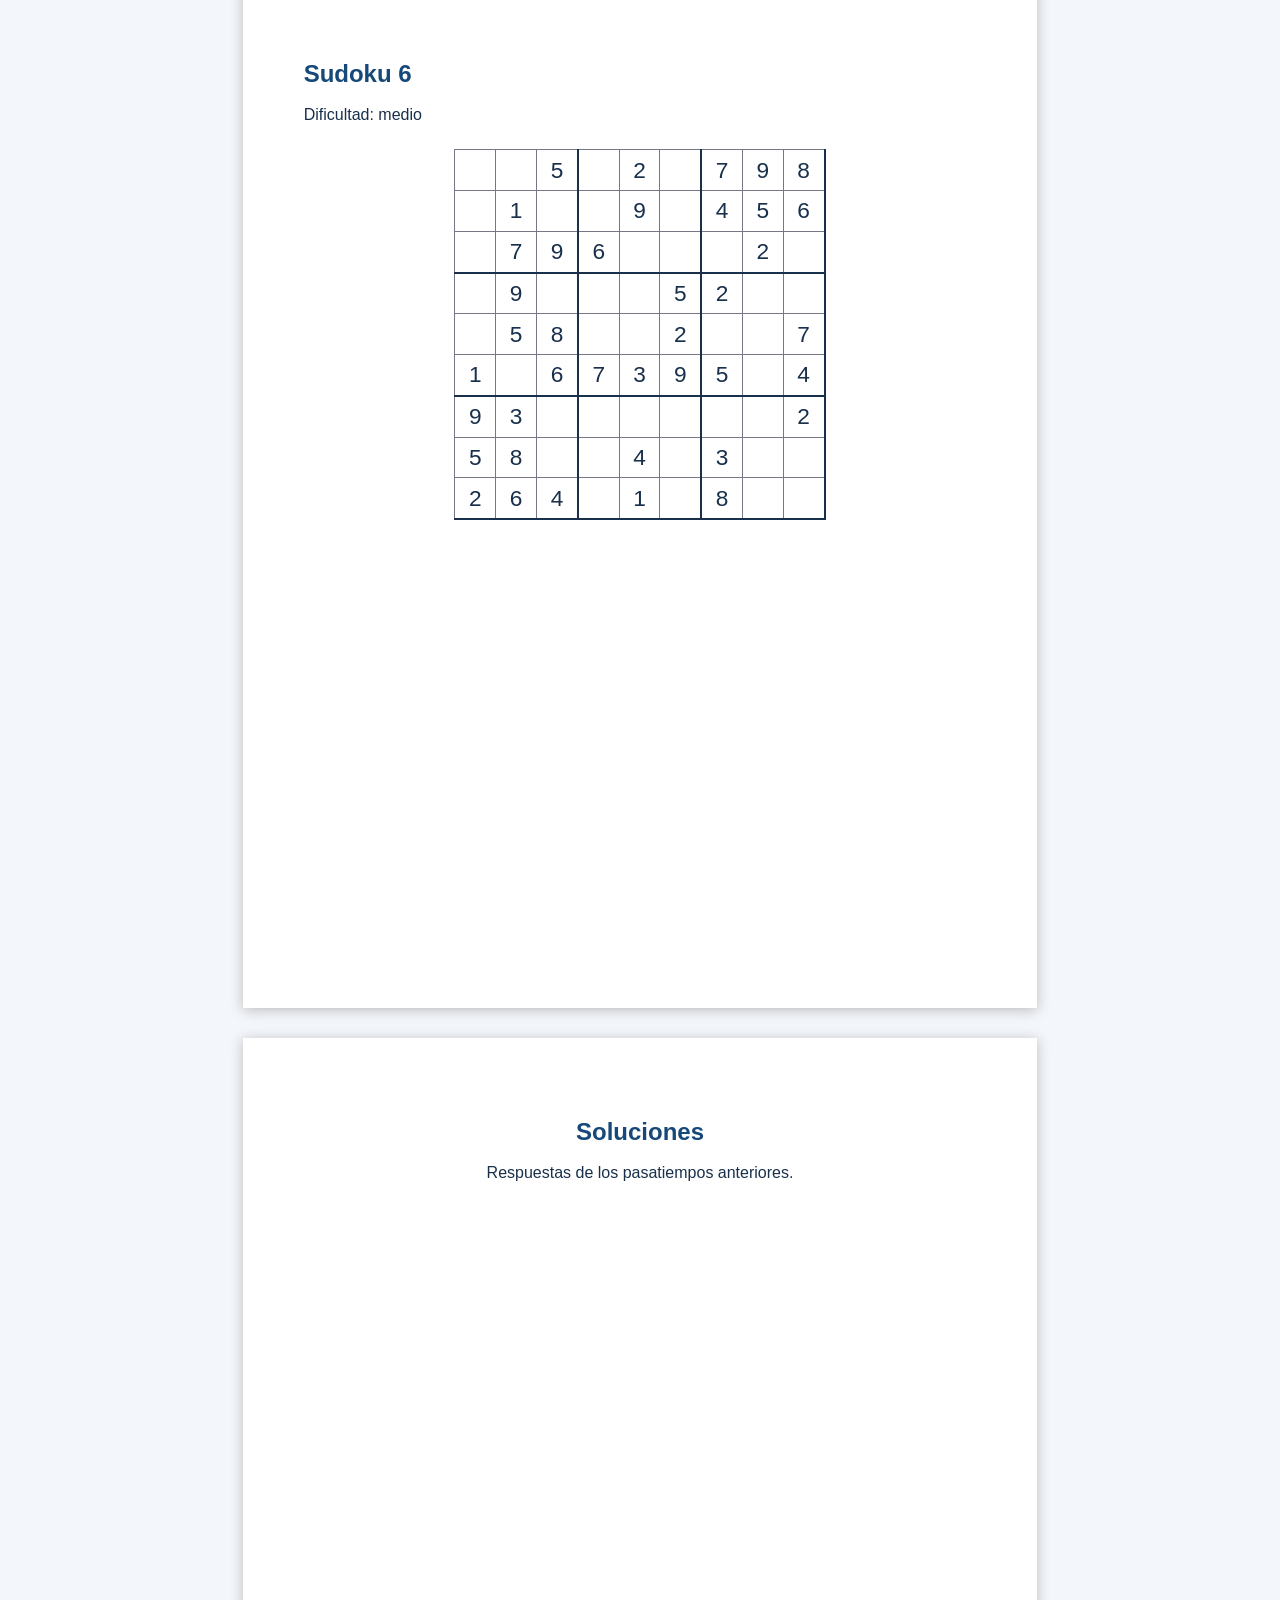
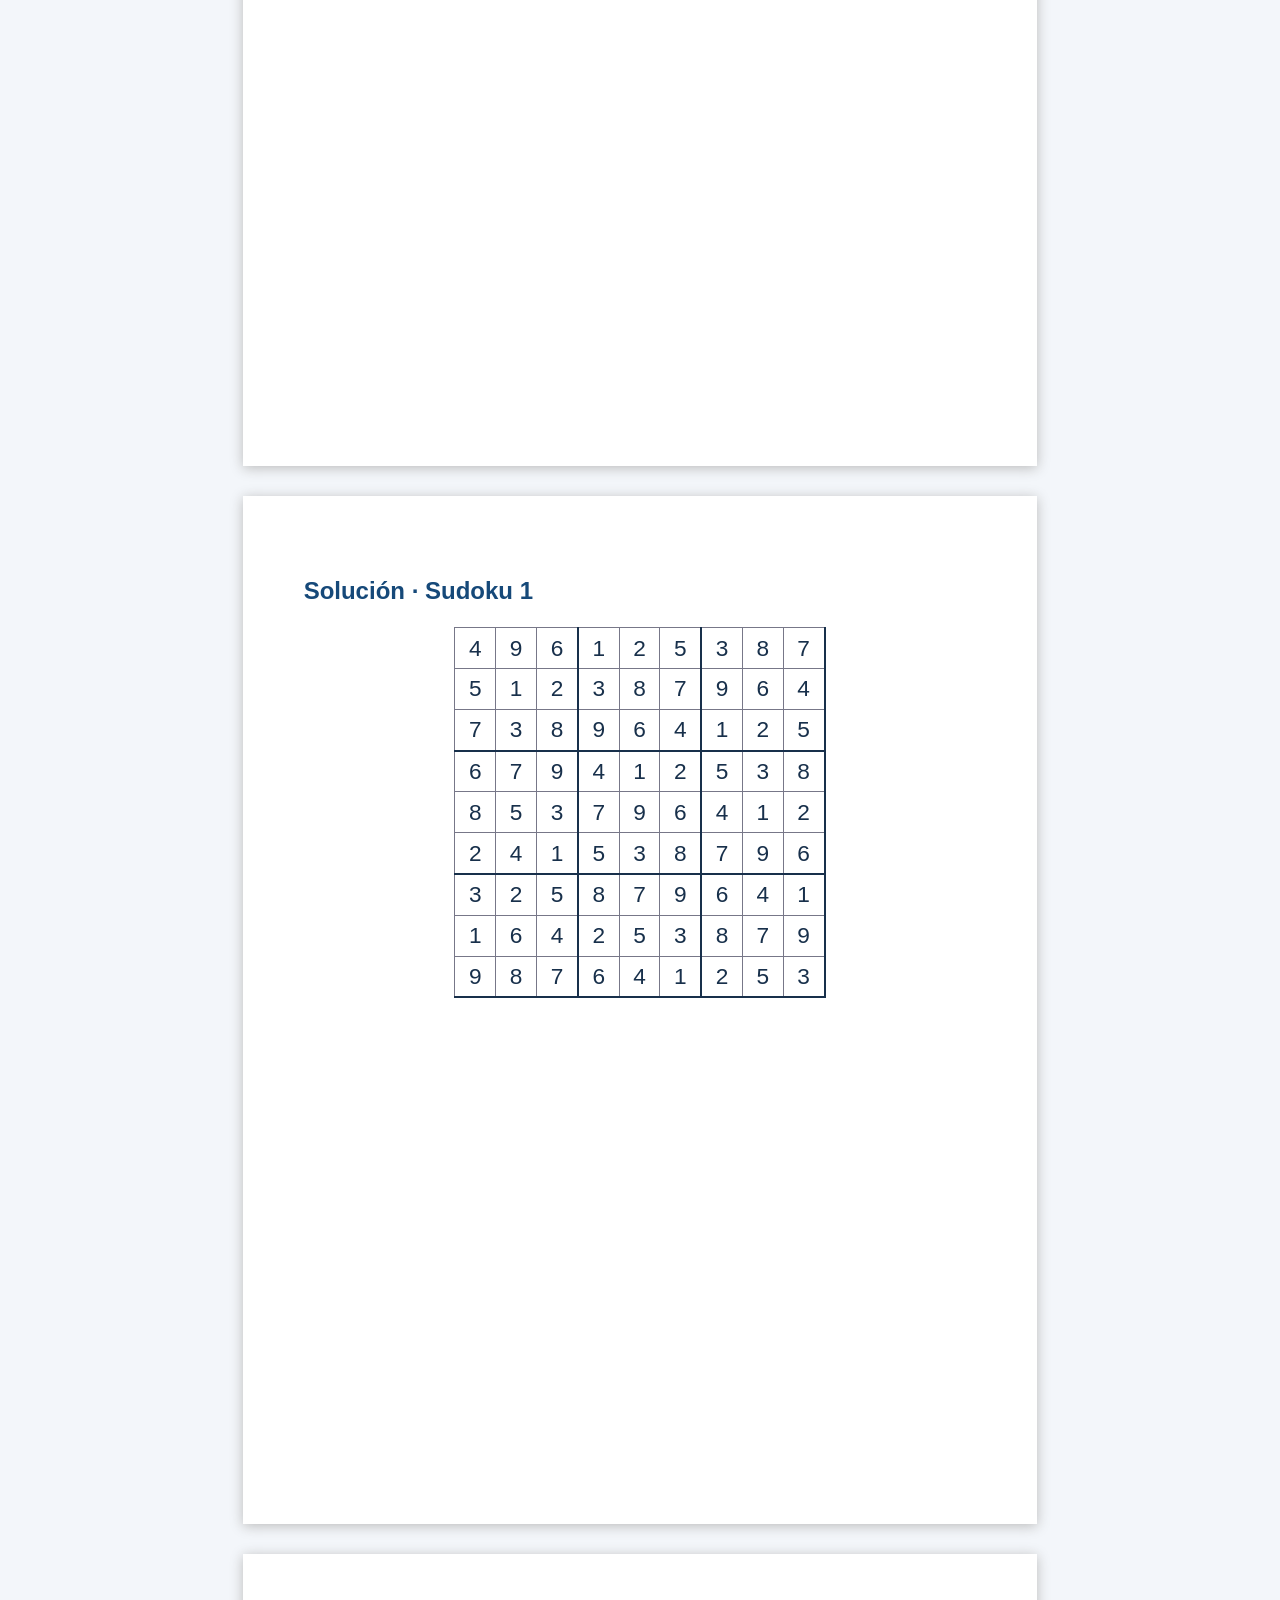
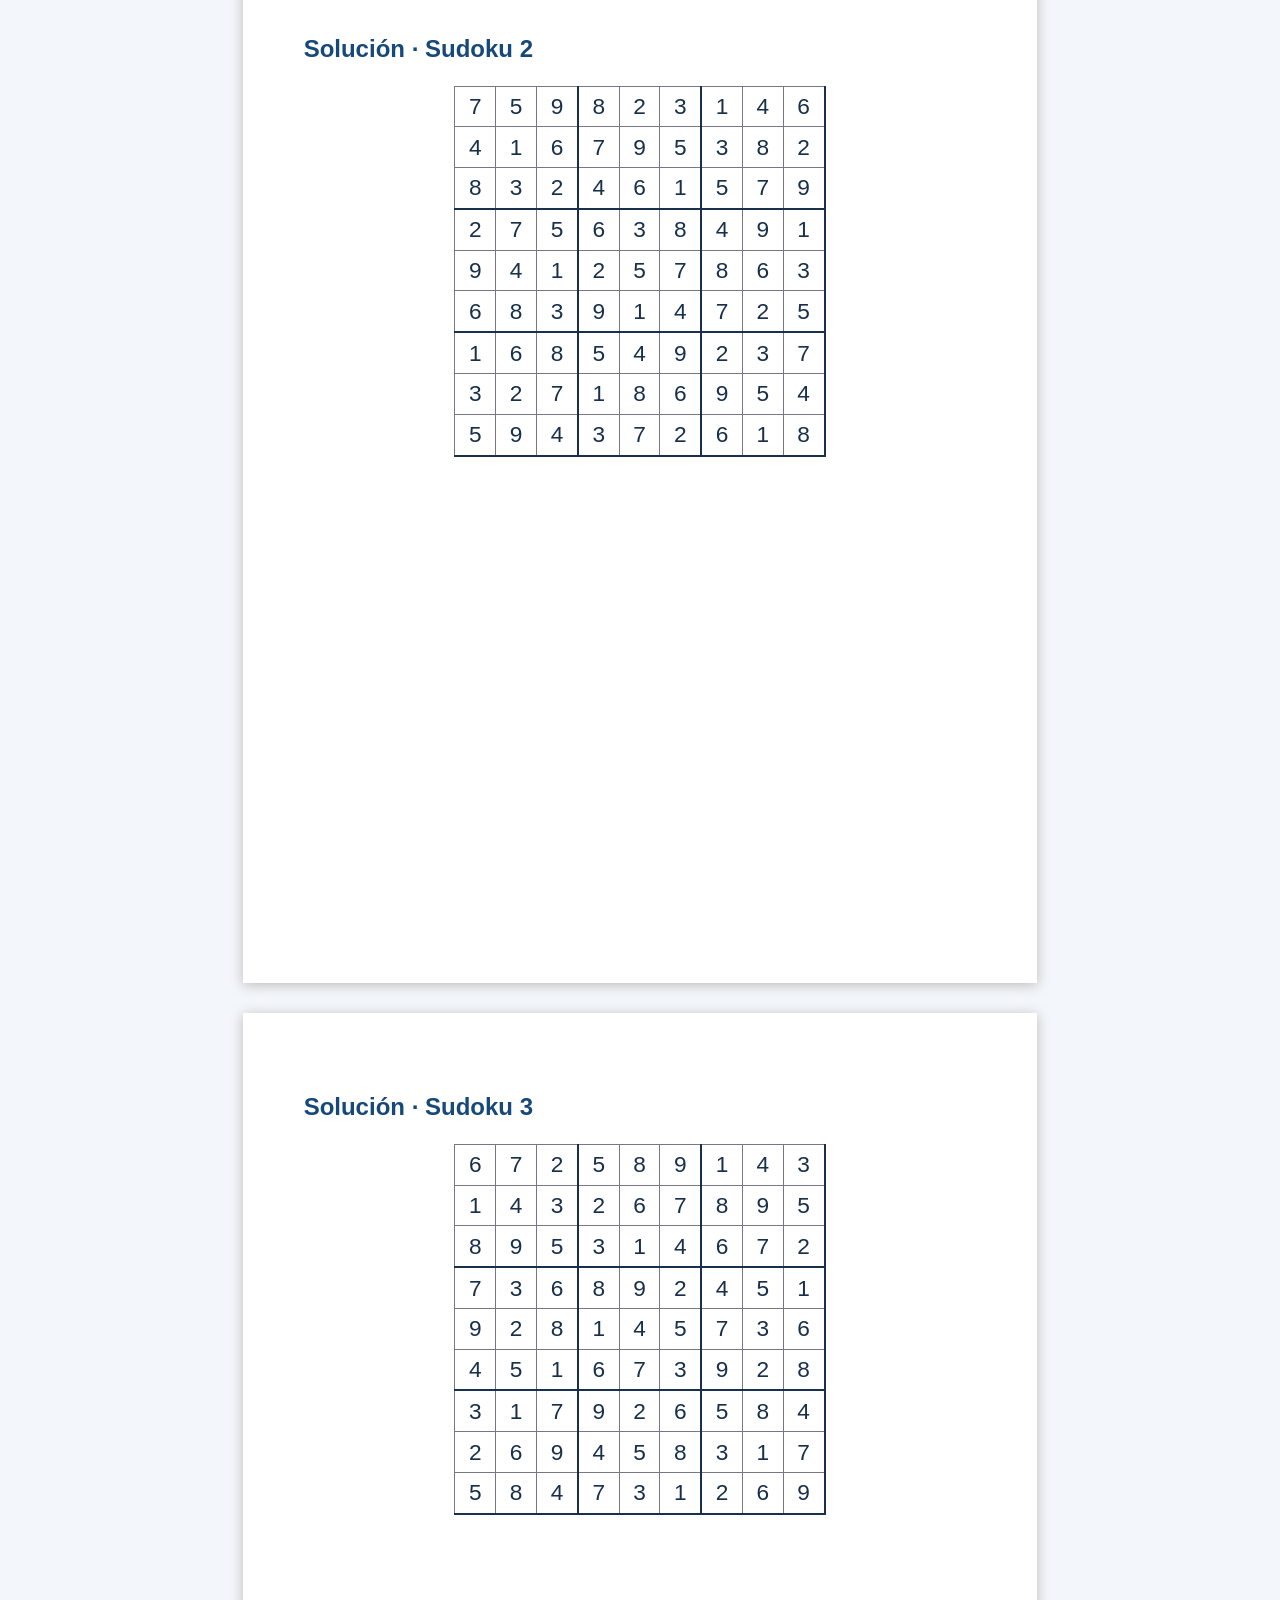
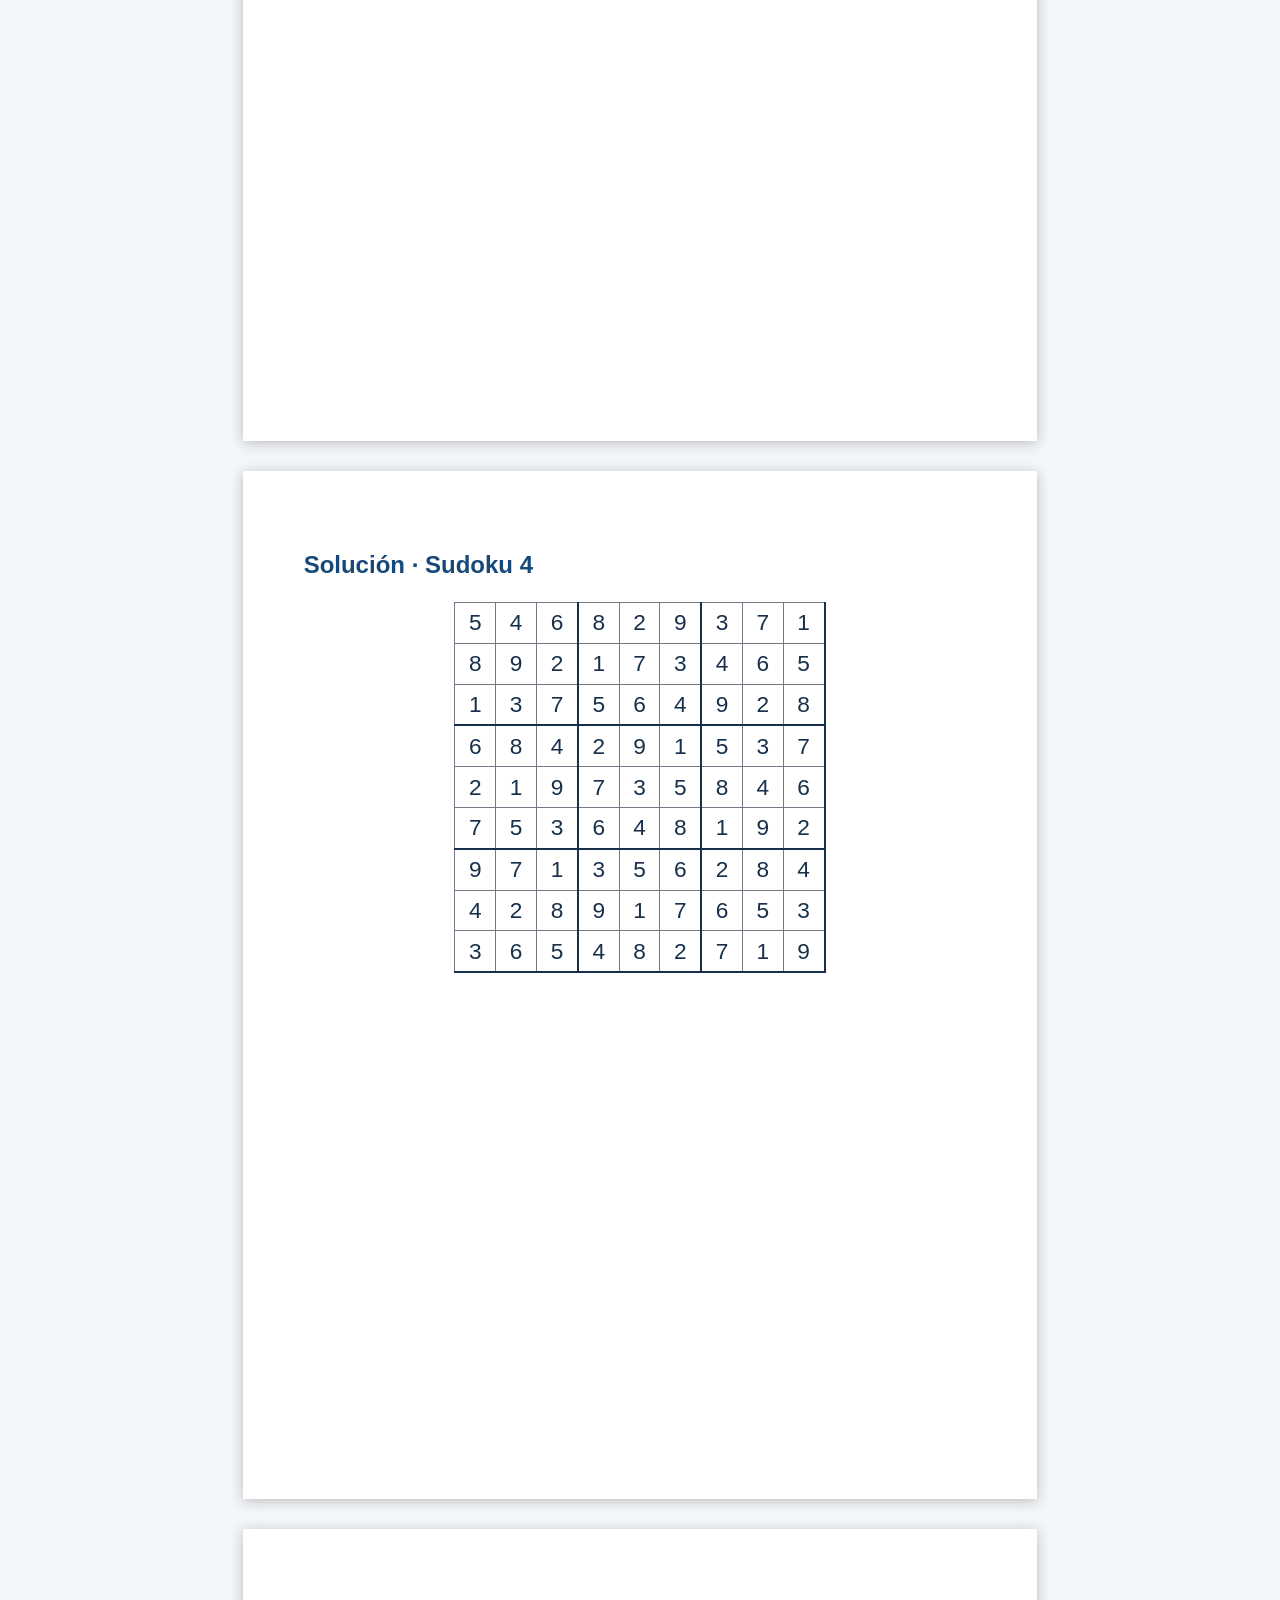
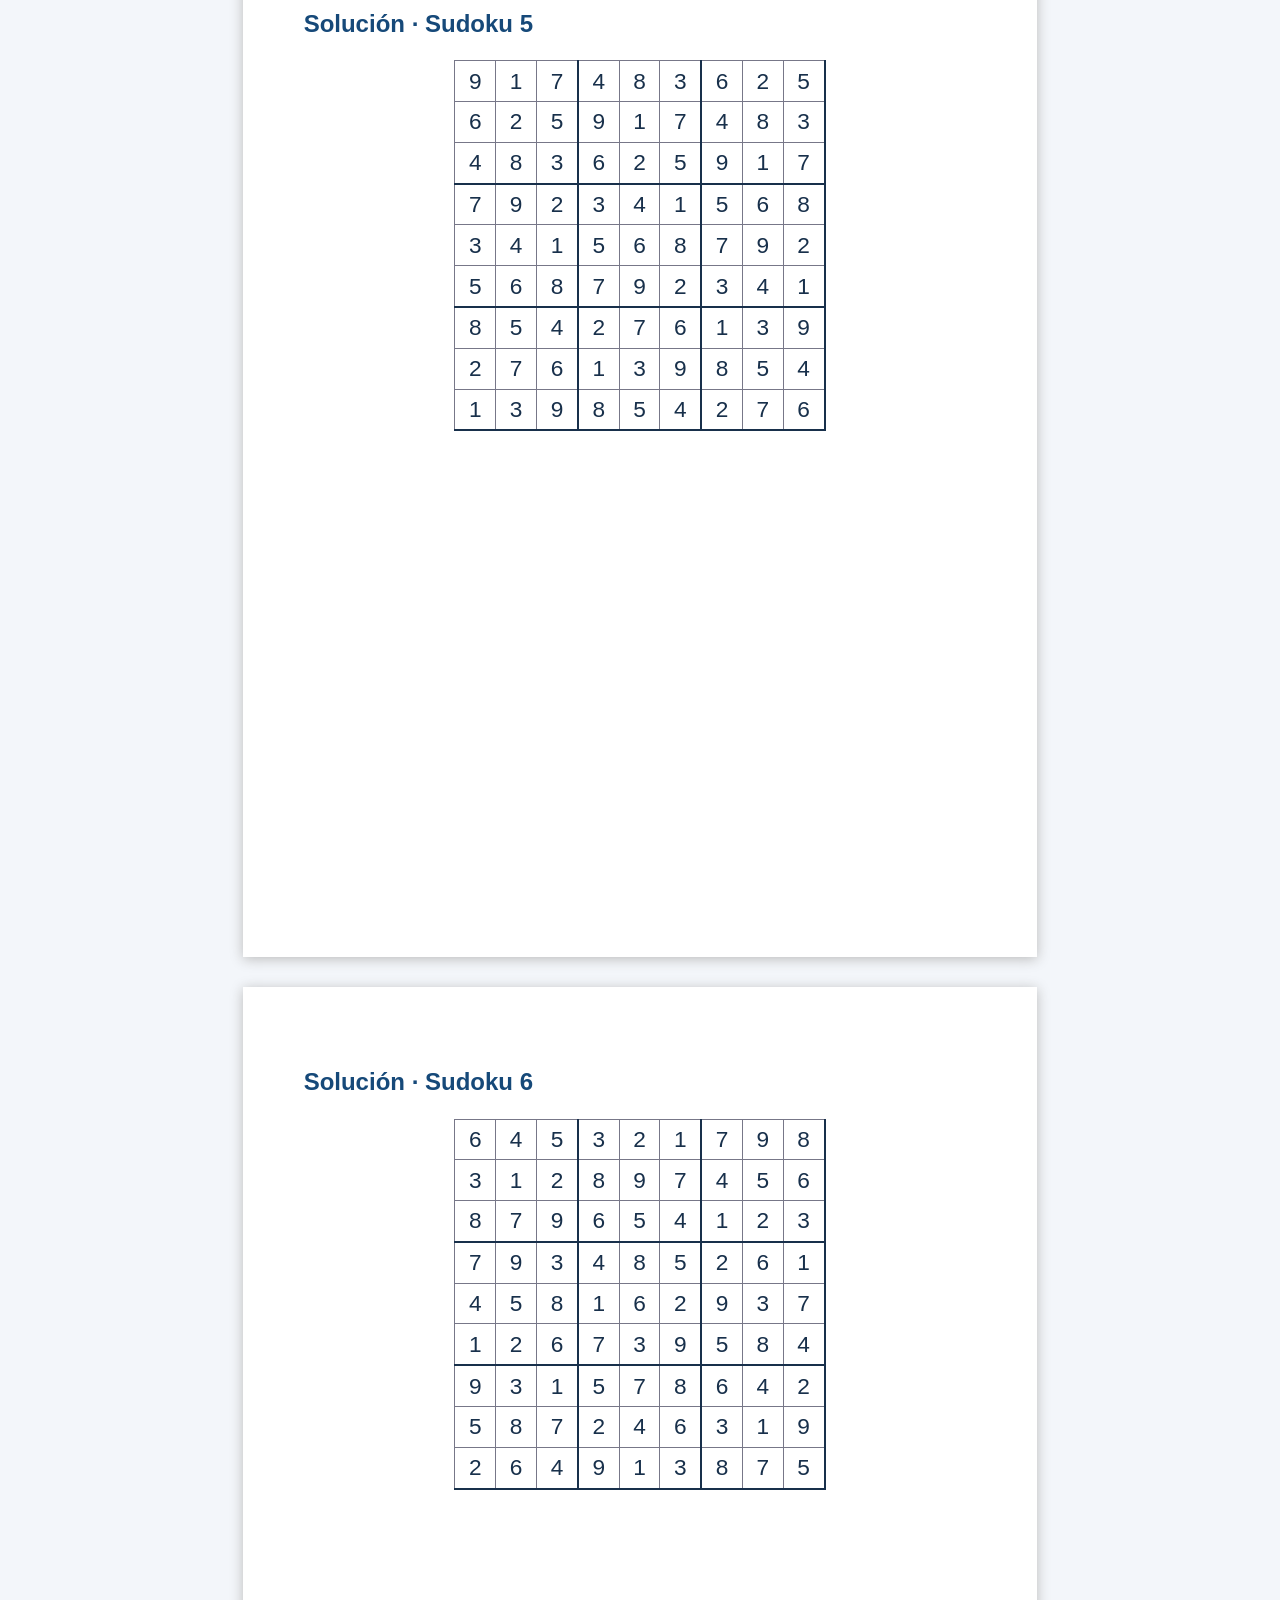
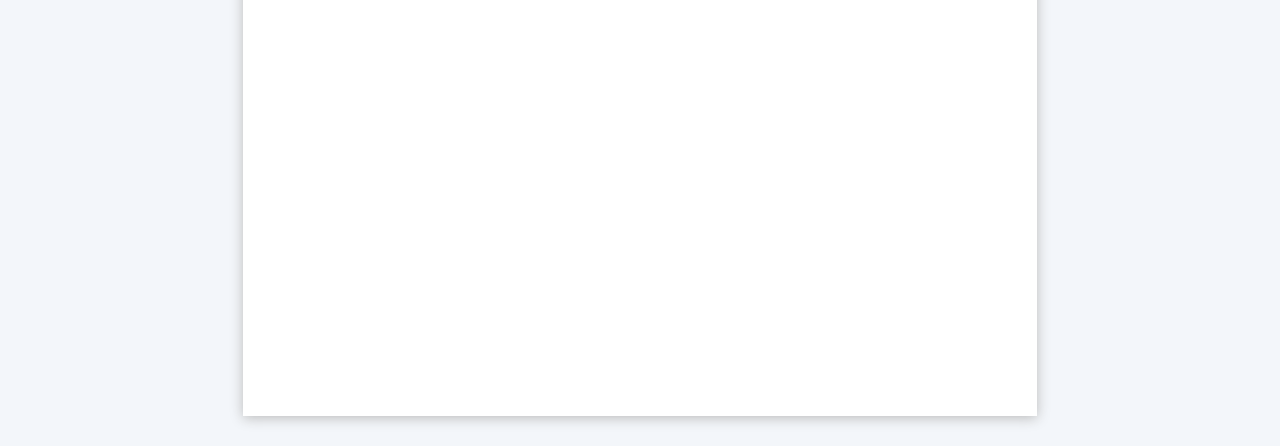
<file: products/pack_sudokus_carta.html>
<!doctype html><html lang="es"><head><meta charset="utf-8"><title>Pack de sudokus</title><style>
@page { size: letter; margin: 16mm; }
body { font-family: Arial, sans-serif; color: #18304b; margin: 0; }
.page { break-after: page; page-break-after: always; min-height: 240mm; }
.cover { text-align: center; padding-top: 25mm; }
.cover img { width: 70mm; height: 95mm; object-fit: cover; }
h1, h2 { color: #164979; } h2 { margin-bottom: 4mm; }
p { line-height: 1.4; }
table { border-collapse: collapse; margin: 6mm auto; }
td { text-align: center; vertical-align: middle; }
.sudoku td { width: 10mm; height: 10mm; border: 1px solid #778; font-size: 17pt; }
.sudoku tr:nth-child(3n) td { border-bottom: 2px solid #18304b; }
.sudoku td:nth-child(3n) { border-right: 2px solid #18304b; }
.maze td { width: 4.4mm; height: 4.4mm; padding: 0; }
.wall { background: #18304b; } .route { background: #f4bd52; }
.wordsearch td { width: 7mm; height: 7mm; border: 1px solid #ccd; font-weight: bold; }
.found { background: #f4bd52; }
.words { text-align: center; max-width: 150mm; margin: auto; }
.solutions { text-align: center; }
@media screen { body { max-width: 210mm; margin: auto; background: #f3f6fa; }
  .page { background: white; padding: 16mm; margin: 8mm auto; box-shadow: 0 2px 12px #bbb; } }
</style></head><body><section class="page cover"><h1>Pack de sudokus</h1><img src="portada_sudokus.png" alt="Portada decorativa"><p>Pasatiempos imprimibles · Soluciones al final</p></section><section class="page "><h2>Sudoku 1</h2><p>Dificultad: facil</p><table class="sudoku"><tr><td class="">&nbsp;</td><td class="">9</td><td class="">&nbsp;</td><td class="">1</td><td class="">&nbsp;</td><td class="">5</td><td class="">&nbsp;</td><td class="">8</td><td class="">&nbsp;</td></tr><tr><td class="">&nbsp;</td><td class="">1</td><td class="">2</td><td class="">3</td><td class="">&nbsp;</td><td class="">7</td><td class="">9</td><td class="">6</td><td class="">&nbsp;</td></tr><tr><td class="">&nbsp;</td><td class="">3</td><td class="">8</td><td class="">9</td><td class="">6</td><td class="">&nbsp;</td><td class="">1</td><td class="">2</td><td class="">5</td></tr><tr><td class="">6</td><td class="">7</td><td class="">&nbsp;</td><td class="">4</td><td class="">&nbsp;</td><td class="">&nbsp;</td><td class="">5</td><td class="">3</td><td class="">&nbsp;</td></tr><tr><td class="">&nbsp;</td><td class="">5</td><td class="">3</td><td class="">7</td><td class="">&nbsp;</td><td class="">&nbsp;</td><td class="">&nbsp;</td><td class="">1</td><td class="">2</td></tr><tr><td class="">&nbsp;</td><td class="">&nbsp;</td><td class="">&nbsp;</td><td class="">&nbsp;</td><td class="">3</td><td class="">8</td><td class="">7</td><td class="">9</td><td class="">6</td></tr><tr><td class="">&nbsp;</td><td class="">&nbsp;</td><td class="">&nbsp;</td><td class="">&nbsp;</td><td class="">7</td><td class="">9</td><td class="">&nbsp;</td><td class="">4</td><td class="">1</td></tr><tr><td class="">&nbsp;</td><td class="">&nbsp;</td><td class="">&nbsp;</td><td class="">2</td><td class="">5</td><td class="">3</td><td class="">8</td><td class="">&nbsp;</td><td class="">9</td></tr><tr><td class="">&nbsp;</td><td class="">8</td><td class="">7</td><td class="">6</td><td class="">4</td><td class="">&nbsp;</td><td class="">2</td><td class="">5</td><td class="">3</td></tr></table></section><section class="page "><h2>Sudoku 2</h2><p>Dificultad: medio</p><table class="sudoku"><tr><td class="">7</td><td class="">&nbsp;</td><td class="">9</td><td class="">&nbsp;</td><td class="">2</td><td class="">&nbsp;</td><td class="">&nbsp;</td><td class="">&nbsp;</td><td class="">&nbsp;</td></tr><tr><td class="">4</td><td class="">&nbsp;</td><td class="">6</td><td class="">7</td><td class="">&nbsp;</td><td class="">5</td><td class="">&nbsp;</td><td class="">&nbsp;</td><td class="">2</td></tr><tr><td class="">8</td><td class="">3</td><td class="">2</td><td class="">4</td><td class="">&nbsp;</td><td class="">&nbsp;</td><td class="">5</td><td class="">&nbsp;</td><td class="">9</td></tr><tr><td class="">2</td><td class="">&nbsp;</td><td class="">&nbsp;</td><td class="">6</td><td class="">3</td><td class="">&nbsp;</td><td class="">&nbsp;</td><td class="">&nbsp;</td><td class="">1</td></tr><tr><td class="">&nbsp;</td><td class="">4</td><td class="">&nbsp;</td><td class="">2</td><td class="">&nbsp;</td><td class="">&nbsp;</td><td class="">8</td><td class="">&nbsp;</td><td class="">&nbsp;</td></tr><tr><td class="">6</td><td class="">&nbsp;</td><td class="">3</td><td class="">&nbsp;</td><td class="">1</td><td class="">4</td><td class="">&nbsp;</td><td class="">2</td><td class="">&nbsp;</td></tr><tr><td class="">1</td><td class="">6</td><td class="">&nbsp;</td><td class="">5</td><td class="">4</td><td class="">9</td><td class="">&nbsp;</td><td class="">3</td><td class="">7</td></tr><tr><td class="">3</td><td class="">2</td><td class="">&nbsp;</td><td class="">&nbsp;</td><td class="">8</td><td class="">&nbsp;</td><td class="">&nbsp;</td><td class="">5</td><td class="">&nbsp;</td></tr><tr><td class="">5</td><td class="">&nbsp;</td><td class="">&nbsp;</td><td class="">3</td><td class="">&nbsp;</td><td class="">2</td><td class="">&nbsp;</td><td class="">&nbsp;</td><td class="">&nbsp;</td></tr></table></section><section class="page "><h2>Sudoku 3</h2><p>Dificultad: facil</p><table class="sudoku"><tr><td class="">&nbsp;</td><td class="">7</td><td class="">&nbsp;</td><td class="">5</td><td class="">8</td><td class="">9</td><td class="">&nbsp;</td><td class="">&nbsp;</td><td class="">&nbsp;</td></tr><tr><td class="">&nbsp;</td><td class="">&nbsp;</td><td class="">&nbsp;</td><td class="">2</td><td class="">6</td><td class="">&nbsp;</td><td class="">8</td><td class="">9</td><td class="">&nbsp;</td></tr><tr><td class="">&nbsp;</td><td class="">&nbsp;</td><td class="">&nbsp;</td><td class="">3</td><td class="">&nbsp;</td><td class="">4</td><td class="">&nbsp;</td><td class="">7</td><td class="">2</td></tr><tr><td class="">7</td><td class="">3</td><td class="">6</td><td class="">8</td><td class="">9</td><td class="">&nbsp;</td><td class="">&nbsp;</td><td class="">5</td><td class="">1</td></tr><tr><td class="">&nbsp;</td><td class="">&nbsp;</td><td class="">&nbsp;</td><td class="">&nbsp;</td><td class="">&nbsp;</td><td class="">&nbsp;</td><td class="">7</td><td class="">3</td><td class="">6</td></tr><tr><td class="">4</td><td class="">&nbsp;</td><td class="">1</td><td class="">6</td><td class="">&nbsp;</td><td class="">&nbsp;</td><td class="">9</td><td class="">2</td><td class="">8</td></tr><tr><td class="">3</td><td class="">1</td><td class="">7</td><td class="">9</td><td class="">2</td><td class="">6</td><td class="">&nbsp;</td><td class="">8</td><td class="">&nbsp;</td></tr><tr><td class="">2</td><td class="">6</td><td class="">9</td><td class="">4</td><td class="">5</td><td class="">&nbsp;</td><td class="">&nbsp;</td><td class="">1</td><td class="">7</td></tr><tr><td class="">5</td><td class="">8</td><td class="">&nbsp;</td><td class="">7</td><td class="">&nbsp;</td><td class="">1</td><td class="">&nbsp;</td><td class="">6</td><td class="">9</td></tr></table></section><section class="page "><h2>Sudoku 4</h2><p>Dificultad: medio</p><table class="sudoku"><tr><td class="">5</td><td class="">4</td><td class="">6</td><td class="">8</td><td class="">2</td><td class="">9</td><td class="">3</td><td class="">&nbsp;</td><td class="">&nbsp;</td></tr><tr><td class="">8</td><td class="">&nbsp;</td><td class="">2</td><td class="">1</td><td class="">7</td><td class="">&nbsp;</td><td class="">4</td><td class="">&nbsp;</td><td class="">5</td></tr><tr><td class="">1</td><td class="">3</td><td class="">&nbsp;</td><td class="">&nbsp;</td><td class="">6</td><td class="">&nbsp;</td><td class="">&nbsp;</td><td class="">&nbsp;</td><td class="">&nbsp;</td></tr><tr><td class="">6</td><td class="">&nbsp;</td><td class="">&nbsp;</td><td class="">2</td><td class="">&nbsp;</td><td class="">&nbsp;</td><td class="">5</td><td class="">&nbsp;</td><td class="">&nbsp;</td></tr><tr><td class="">&nbsp;</td><td class="">1</td><td class="">9</td><td class="">&nbsp;</td><td class="">3</td><td class="">&nbsp;</td><td class="">&nbsp;</td><td class="">&nbsp;</td><td class="">6</td></tr><tr><td class="">7</td><td class="">5</td><td class="">&nbsp;</td><td class="">6</td><td class="">4</td><td class="">8</td><td class="">1</td><td class="">&nbsp;</td><td class="">&nbsp;</td></tr><tr><td class="">&nbsp;</td><td class="">7</td><td class="">&nbsp;</td><td class="">&nbsp;</td><td class="">&nbsp;</td><td class="">6</td><td class="">&nbsp;</td><td class="">&nbsp;</td><td class="">&nbsp;</td></tr><tr><td class="">4</td><td class="">&nbsp;</td><td class="">8</td><td class="">&nbsp;</td><td class="">1</td><td class="">7</td><td class="">&nbsp;</td><td class="">&nbsp;</td><td class="">3</td></tr><tr><td class="">&nbsp;</td><td class="">&nbsp;</td><td class="">&nbsp;</td><td class="">4</td><td class="">&nbsp;</td><td class="">&nbsp;</td><td class="">7</td><td class="">1</td><td class="">9</td></tr></table></section><section class="page "><h2>Sudoku 5</h2><p>Dificultad: facil</p><table class="sudoku"><tr><td class="">&nbsp;</td><td class="">&nbsp;</td><td class="">7</td><td class="">4</td><td class="">8</td><td class="">3</td><td class="">6</td><td class="">&nbsp;</td><td class="">5</td></tr><tr><td class="">&nbsp;</td><td class="">&nbsp;</td><td class="">&nbsp;</td><td class="">&nbsp;</td><td class="">1</td><td class="">7</td><td class="">4</td><td class="">8</td><td class="">&nbsp;</td></tr><tr><td class="">4</td><td class="">&nbsp;</td><td class="">&nbsp;</td><td class="">&nbsp;</td><td class="">2</td><td class="">5</td><td class="">&nbsp;</td><td class="">1</td><td class="">7</td></tr><tr><td class="">&nbsp;</td><td class="">9</td><td class="">&nbsp;</td><td class="">3</td><td class="">&nbsp;</td><td class="">1</td><td class="">&nbsp;</td><td class="">6</td><td class="">8</td></tr><tr><td class="">3</td><td class="">&nbsp;</td><td class="">1</td><td class="">&nbsp;</td><td class="">6</td><td class="">&nbsp;</td><td class="">7</td><td class="">&nbsp;</td><td class="">2</td></tr><tr><td class="">5</td><td class="">6</td><td class="">8</td><td class="">&nbsp;</td><td class="">&nbsp;</td><td class="">&nbsp;</td><td class="">&nbsp;</td><td class="">4</td><td class="">1</td></tr><tr><td class="">&nbsp;</td><td class="">&nbsp;</td><td class="">4</td><td class="">2</td><td class="">7</td><td class="">6</td><td class="">1</td><td class="">&nbsp;</td><td class="">9</td></tr><tr><td class="">2</td><td class="">7</td><td class="">6</td><td class="">1</td><td class="">&nbsp;</td><td class="">9</td><td class="">&nbsp;</td><td class="">5</td><td class="">&nbsp;</td></tr><tr><td class="">1</td><td class="">&nbsp;</td><td class="">9</td><td class="">8</td><td class="">&nbsp;</td><td class="">4</td><td class="">2</td><td class="">7</td><td class="">&nbsp;</td></tr></table></section><section class="page "><h2>Sudoku 6</h2><p>Dificultad: medio</p><table class="sudoku"><tr><td class="">&nbsp;</td><td class="">&nbsp;</td><td class="">5</td><td class="">&nbsp;</td><td class="">2</td><td class="">&nbsp;</td><td class="">7</td><td class="">9</td><td class="">8</td></tr><tr><td class="">&nbsp;</td><td class="">1</td><td class="">&nbsp;</td><td class="">&nbsp;</td><td class="">9</td><td class="">&nbsp;</td><td class="">4</td><td class="">5</td><td class="">6</td></tr><tr><td class="">&nbsp;</td><td class="">7</td><td class="">9</td><td class="">6</td><td class="">&nbsp;</td><td class="">&nbsp;</td><td class="">&nbsp;</td><td class="">2</td><td class="">&nbsp;</td></tr><tr><td class="">&nbsp;</td><td class="">9</td><td class="">&nbsp;</td><td class="">&nbsp;</td><td class="">&nbsp;</td><td class="">5</td><td class="">2</td><td class="">&nbsp;</td><td class="">&nbsp;</td></tr><tr><td class="">&nbsp;</td><td class="">5</td><td class="">8</td><td class="">&nbsp;</td><td class="">&nbsp;</td><td class="">2</td><td class="">&nbsp;</td><td class="">&nbsp;</td><td class="">7</td></tr><tr><td class="">1</td><td class="">&nbsp;</td><td class="">6</td><td class="">7</td><td class="">3</td><td class="">9</td><td class="">5</td><td class="">&nbsp;</td><td class="">4</td></tr><tr><td class="">9</td><td class="">3</td><td class="">&nbsp;</td><td class="">&nbsp;</td><td class="">&nbsp;</td><td class="">&nbsp;</td><td class="">&nbsp;</td><td class="">&nbsp;</td><td class="">2</td></tr><tr><td class="">5</td><td class="">8</td><td class="">&nbsp;</td><td class="">&nbsp;</td><td class="">4</td><td class="">&nbsp;</td><td class="">3</td><td class="">&nbsp;</td><td class="">&nbsp;</td></tr><tr><td class="">2</td><td class="">6</td><td class="">4</td><td class="">&nbsp;</td><td class="">1</td><td class="">&nbsp;</td><td class="">8</td><td class="">&nbsp;</td><td class="">&nbsp;</td></tr></table></section><section class="page solutions"><h2>Soluciones</h2><p>Respuestas de los pasatiempos anteriores.</p></section><section class="page "><h2>Solución · Sudoku 1</h2><table class="sudoku"><tr><td class="">4</td><td class="">9</td><td class="">6</td><td class="">1</td><td class="">2</td><td class="">5</td><td class="">3</td><td class="">8</td><td class="">7</td></tr><tr><td class="">5</td><td class="">1</td><td class="">2</td><td class="">3</td><td class="">8</td><td class="">7</td><td class="">9</td><td class="">6</td><td class="">4</td></tr><tr><td class="">7</td><td class="">3</td><td class="">8</td><td class="">9</td><td class="">6</td><td class="">4</td><td class="">1</td><td class="">2</td><td class="">5</td></tr><tr><td class="">6</td><td class="">7</td><td class="">9</td><td class="">4</td><td class="">1</td><td class="">2</td><td class="">5</td><td class="">3</td><td class="">8</td></tr><tr><td class="">8</td><td class="">5</td><td class="">3</td><td class="">7</td><td class="">9</td><td class="">6</td><td class="">4</td><td class="">1</td><td class="">2</td></tr><tr><td class="">2</td><td class="">4</td><td class="">1</td><td class="">5</td><td class="">3</td><td class="">8</td><td class="">7</td><td class="">9</td><td class="">6</td></tr><tr><td class="">3</td><td class="">2</td><td class="">5</td><td class="">8</td><td class="">7</td><td class="">9</td><td class="">6</td><td class="">4</td><td class="">1</td></tr><tr><td class="">1</td><td class="">6</td><td class="">4</td><td class="">2</td><td class="">5</td><td class="">3</td><td class="">8</td><td class="">7</td><td class="">9</td></tr><tr><td class="">9</td><td class="">8</td><td class="">7</td><td class="">6</td><td class="">4</td><td class="">1</td><td class="">2</td><td class="">5</td><td class="">3</td></tr></table></section><section class="page "><h2>Solución · Sudoku 2</h2><table class="sudoku"><tr><td class="">7</td><td class="">5</td><td class="">9</td><td class="">8</td><td class="">2</td><td class="">3</td><td class="">1</td><td class="">4</td><td class="">6</td></tr><tr><td class="">4</td><td class="">1</td><td class="">6</td><td class="">7</td><td class="">9</td><td class="">5</td><td class="">3</td><td class="">8</td><td class="">2</td></tr><tr><td class="">8</td><td class="">3</td><td class="">2</td><td class="">4</td><td class="">6</td><td class="">1</td><td class="">5</td><td class="">7</td><td class="">9</td></tr><tr><td class="">2</td><td class="">7</td><td class="">5</td><td class="">6</td><td class="">3</td><td class="">8</td><td class="">4</td><td class="">9</td><td class="">1</td></tr><tr><td class="">9</td><td class="">4</td><td class="">1</td><td class="">2</td><td class="">5</td><td class="">7</td><td class="">8</td><td class="">6</td><td class="">3</td></tr><tr><td class="">6</td><td class="">8</td><td class="">3</td><td class="">9</td><td class="">1</td><td class="">4</td><td class="">7</td><td class="">2</td><td class="">5</td></tr><tr><td class="">1</td><td class="">6</td><td class="">8</td><td class="">5</td><td class="">4</td><td class="">9</td><td class="">2</td><td class="">3</td><td class="">7</td></tr><tr><td class="">3</td><td class="">2</td><td class="">7</td><td class="">1</td><td class="">8</td><td class="">6</td><td class="">9</td><td class="">5</td><td class="">4</td></tr><tr><td class="">5</td><td class="">9</td><td class="">4</td><td class="">3</td><td class="">7</td><td class="">2</td><td class="">6</td><td class="">1</td><td class="">8</td></tr></table></section><section class="page "><h2>Solución · Sudoku 3</h2><table class="sudoku"><tr><td class="">6</td><td class="">7</td><td class="">2</td><td class="">5</td><td class="">8</td><td class="">9</td><td class="">1</td><td class="">4</td><td class="">3</td></tr><tr><td class="">1</td><td class="">4</td><td class="">3</td><td class="">2</td><td class="">6</td><td class="">7</td><td class="">8</td><td class="">9</td><td class="">5</td></tr><tr><td class="">8</td><td class="">9</td><td class="">5</td><td class="">3</td><td class="">1</td><td class="">4</td><td class="">6</td><td class="">7</td><td class="">2</td></tr><tr><td class="">7</td><td class="">3</td><td class="">6</td><td class="">8</td><td class="">9</td><td class="">2</td><td class="">4</td><td class="">5</td><td class="">1</td></tr><tr><td class="">9</td><td class="">2</td><td class="">8</td><td class="">1</td><td class="">4</td><td class="">5</td><td class="">7</td><td class="">3</td><td class="">6</td></tr><tr><td class="">4</td><td class="">5</td><td class="">1</td><td class="">6</td><td class="">7</td><td class="">3</td><td class="">9</td><td class="">2</td><td class="">8</td></tr><tr><td class="">3</td><td class="">1</td><td class="">7</td><td class="">9</td><td class="">2</td><td class="">6</td><td class="">5</td><td class="">8</td><td class="">4</td></tr><tr><td class="">2</td><td class="">6</td><td class="">9</td><td class="">4</td><td class="">5</td><td class="">8</td><td class="">3</td><td class="">1</td><td class="">7</td></tr><tr><td class="">5</td><td class="">8</td><td class="">4</td><td class="">7</td><td class="">3</td><td class="">1</td><td class="">2</td><td class="">6</td><td class="">9</td></tr></table></section><section class="page "><h2>Solución · Sudoku 4</h2><table class="sudoku"><tr><td class="">5</td><td class="">4</td><td class="">6</td><td class="">8</td><td class="">2</td><td class="">9</td><td class="">3</td><td class="">7</td><td class="">1</td></tr><tr><td class="">8</td><td class="">9</td><td class="">2</td><td class="">1</td><td class="">7</td><td class="">3</td><td class="">4</td><td class="">6</td><td class="">5</td></tr><tr><td class="">1</td><td class="">3</td><td class="">7</td><td class="">5</td><td class="">6</td><td class="">4</td><td class="">9</td><td class="">2</td><td class="">8</td></tr><tr><td class="">6</td><td class="">8</td><td class="">4</td><td class="">2</td><td class="">9</td><td class="">1</td><td class="">5</td><td class="">3</td><td class="">7</td></tr><tr><td class="">2</td><td class="">1</td><td class="">9</td><td class="">7</td><td class="">3</td><td class="">5</td><td class="">8</td><td class="">4</td><td class="">6</td></tr><tr><td class="">7</td><td class="">5</td><td class="">3</td><td class="">6</td><td class="">4</td><td class="">8</td><td class="">1</td><td class="">9</td><td class="">2</td></tr><tr><td class="">9</td><td class="">7</td><td class="">1</td><td class="">3</td><td class="">5</td><td class="">6</td><td class="">2</td><td class="">8</td><td class="">4</td></tr><tr><td class="">4</td><td class="">2</td><td class="">8</td><td class="">9</td><td class="">1</td><td class="">7</td><td class="">6</td><td class="">5</td><td class="">3</td></tr><tr><td class="">3</td><td class="">6</td><td class="">5</td><td class="">4</td><td class="">8</td><td class="">2</td><td class="">7</td><td class="">1</td><td class="">9</td></tr></table></section><section class="page "><h2>Solución · Sudoku 5</h2><table class="sudoku"><tr><td class="">9</td><td class="">1</td><td class="">7</td><td class="">4</td><td class="">8</td><td class="">3</td><td class="">6</td><td class="">2</td><td class="">5</td></tr><tr><td class="">6</td><td class="">2</td><td class="">5</td><td class="">9</td><td class="">1</td><td class="">7</td><td class="">4</td><td class="">8</td><td class="">3</td></tr><tr><td class="">4</td><td class="">8</td><td class="">3</td><td class="">6</td><td class="">2</td><td class="">5</td><td class="">9</td><td class="">1</td><td class="">7</td></tr><tr><td class="">7</td><td class="">9</td><td class="">2</td><td class="">3</td><td class="">4</td><td class="">1</td><td class="">5</td><td class="">6</td><td class="">8</td></tr><tr><td class="">3</td><td class="">4</td><td class="">1</td><td class="">5</td><td class="">6</td><td class="">8</td><td class="">7</td><td class="">9</td><td class="">2</td></tr><tr><td class="">5</td><td class="">6</td><td class="">8</td><td class="">7</td><td class="">9</td><td class="">2</td><td class="">3</td><td class="">4</td><td class="">1</td></tr><tr><td class="">8</td><td class="">5</td><td class="">4</td><td class="">2</td><td class="">7</td><td class="">6</td><td class="">1</td><td class="">3</td><td class="">9</td></tr><tr><td class="">2</td><td class="">7</td><td class="">6</td><td class="">1</td><td class="">3</td><td class="">9</td><td class="">8</td><td class="">5</td><td class="">4</td></tr><tr><td class="">1</td><td class="">3</td><td class="">9</td><td class="">8</td><td class="">5</td><td class="">4</td><td class="">2</td><td class="">7</td><td class="">6</td></tr></table></section><section class="page "><h2>Solución · Sudoku 6</h2><table class="sudoku"><tr><td class="">6</td><td class="">4</td><td class="">5</td><td class="">3</td><td class="">2</td><td class="">1</td><td class="">7</td><td class="">9</td><td class="">8</td></tr><tr><td class="">3</td><td class="">1</td><td class="">2</td><td class="">8</td><td class="">9</td><td class="">7</td><td class="">4</td><td class="">5</td><td class="">6</td></tr><tr><td class="">8</td><td class="">7</td><td class="">9</td><td class="">6</td><td class="">5</td><td class="">4</td><td class="">1</td><td class="">2</td><td class="">3</td></tr><tr><td class="">7</td><td class="">9</td><td class="">3</td><td class="">4</td><td class="">8</td><td class="">5</td><td class="">2</td><td class="">6</td><td class="">1</td></tr><tr><td class="">4</td><td class="">5</td><td class="">8</td><td class="">1</td><td class="">6</td><td class="">2</td><td class="">9</td><td class="">3</td><td class="">7</td></tr><tr><td class="">1</td><td class="">2</td><td class="">6</td><td class="">7</td><td class="">3</td><td class="">9</td><td class="">5</td><td class="">8</td><td class="">4</td></tr><tr><td class="">9</td><td class="">3</td><td class="">1</td><td class="">5</td><td class="">7</td><td class="">8</td><td class="">6</td><td class="">4</td><td class="">2</td></tr><tr><td class="">5</td><td class="">8</td><td class="">7</td><td class="">2</td><td class="">4</td><td class="">6</td><td class="">3</td><td class="">1</td><td class="">9</td></tr><tr><td class="">2</td><td class="">6</td><td class="">4</td><td class="">9</td><td class="">1</td><td class="">3</td><td class="">8</td><td class="">7</td><td class="">5</td></tr></table></section></body></html>
</file>
<file: style.css>
:root{font-family:Arial,sans-serif;color:#18304b;background:#f8f5ef}*{box-sizing:border-box}body{margin:0}a{color:inherit}h1,h2,h3,p{margin-top:0}h1{font-size:clamp(2.5rem,6vw,5.5rem);line-height:1.04;letter-spacing:-.05em}h2{font-size:clamp(2rem,4vw,3.2rem);letter-spacing:-.04em}p{line-height:1.65}.top{display:flex;justify-content:space-between;align-items:center;padding:1.4rem max(5vw,1.25rem);background:#fff}.brand{font-weight:800;text-decoration:none}.top>a:last-child{font-size:.9rem}.hero{min-height:70vh;display:grid;grid-template-columns:1.3fr .7fr;align-items:center;gap:3rem;padding:5rem max(5vw,1.25rem);background:#e9f1eb}.hero p{max-width:38rem;font-size:1.1rem}.eyebrow{font-size:.8rem!important;font-weight:800;letter-spacing:.16em;text-transform:uppercase;color:#35745e}.actions{display:flex;align-items:center;gap:1.5rem;flex-wrap:wrap;margin-top:2rem}.button{display:inline-block;background:#e9b74e;color:#18304b;text-decoration:none;font-weight:800;padding:1rem 1.4rem;border-radius:.4rem}.button:hover{background:#f5ca6b}.text-link{font-weight:700;text-underline-offset:.25rem}.hero-art{display:grid;place-content:center;gap:1.2rem;aspect-ratio:1;background:#fff;border:15px solid #d2e5d7;border-radius:2rem;transform:rotate(5deg);box-shadow:15px 15px 0 #bdd2c5;text-align:center;font-size:clamp(1.5rem,3vw,3rem);font-weight:800;letter-spacing:.2em;color:#356956}.hero-art span:nth-child(2){color:#dca845}.section{padding:5rem max(5vw,1.25rem)}.grid{display:grid;grid-template-columns:repeat(3,1fr);gap:1rem}.grid article{background:#fff;border:1px solid #e2e7e1;padding:2rem;border-radius:.75rem}.icon{display:grid;place-items:center;width:4rem;height:4rem;margin-bottom:1.5rem;background:#e9f1eb;border-radius:50%;font-weight:800;color:#35745e}.offer{display:flex;justify-content:space-between;align-items:center;gap:2rem;margin:0 max(5vw,1.25rem);padding:3rem;background:#18304b;color:#fff;border-radius:1rem}.offer>div{max-width:38rem}.offer .eyebrow{color:#e9b74e}.price{font-weight:800}.dark{white-space:nowrap}.sample{text-align:center}footer{padding:2rem max(5vw,1.25rem);background:#fff;font-size:.85rem}@media(max-width:700px){.hero{grid-template-columns:1fr;padding-top:3rem}.hero-art{max-width:320px;width:80%;margin:auto}.grid{grid-template-columns:1fr}.offer{display:block;padding:2rem}.offer .button{margin-top:1rem}}
</file>
